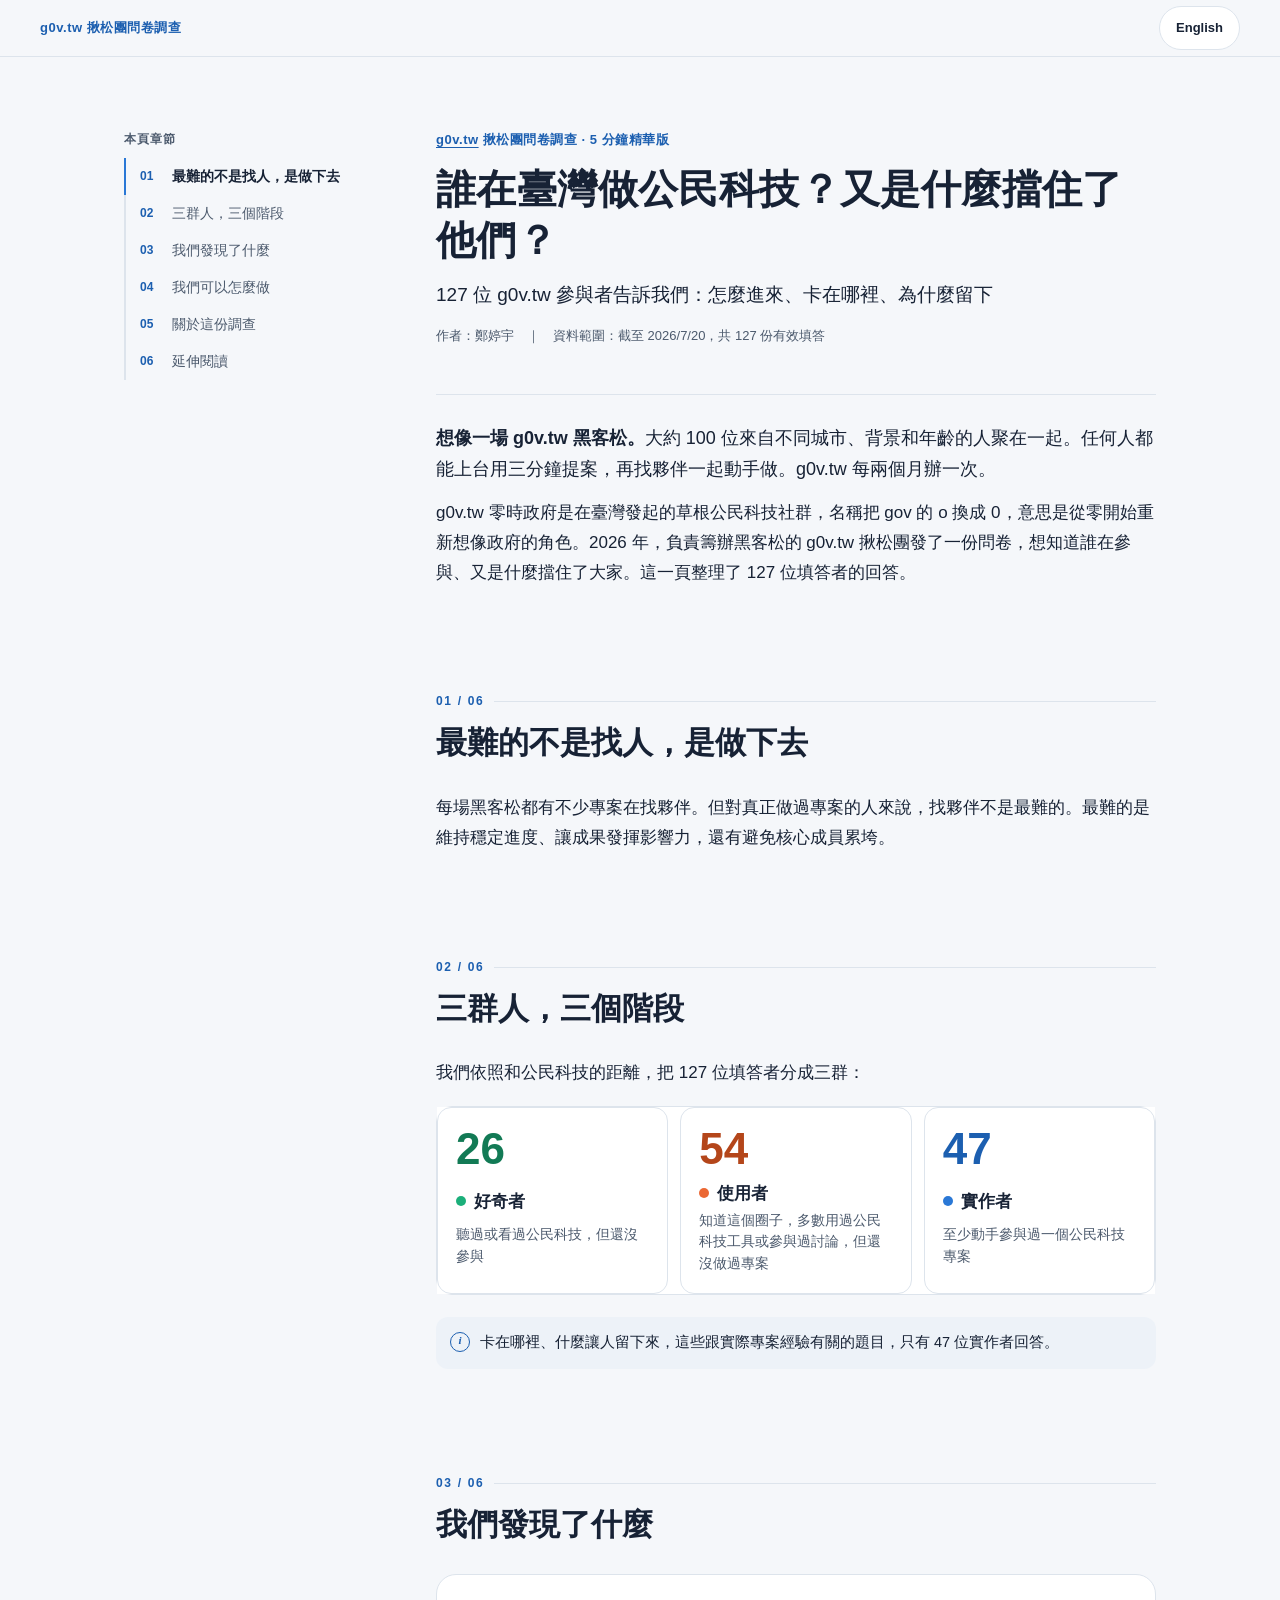
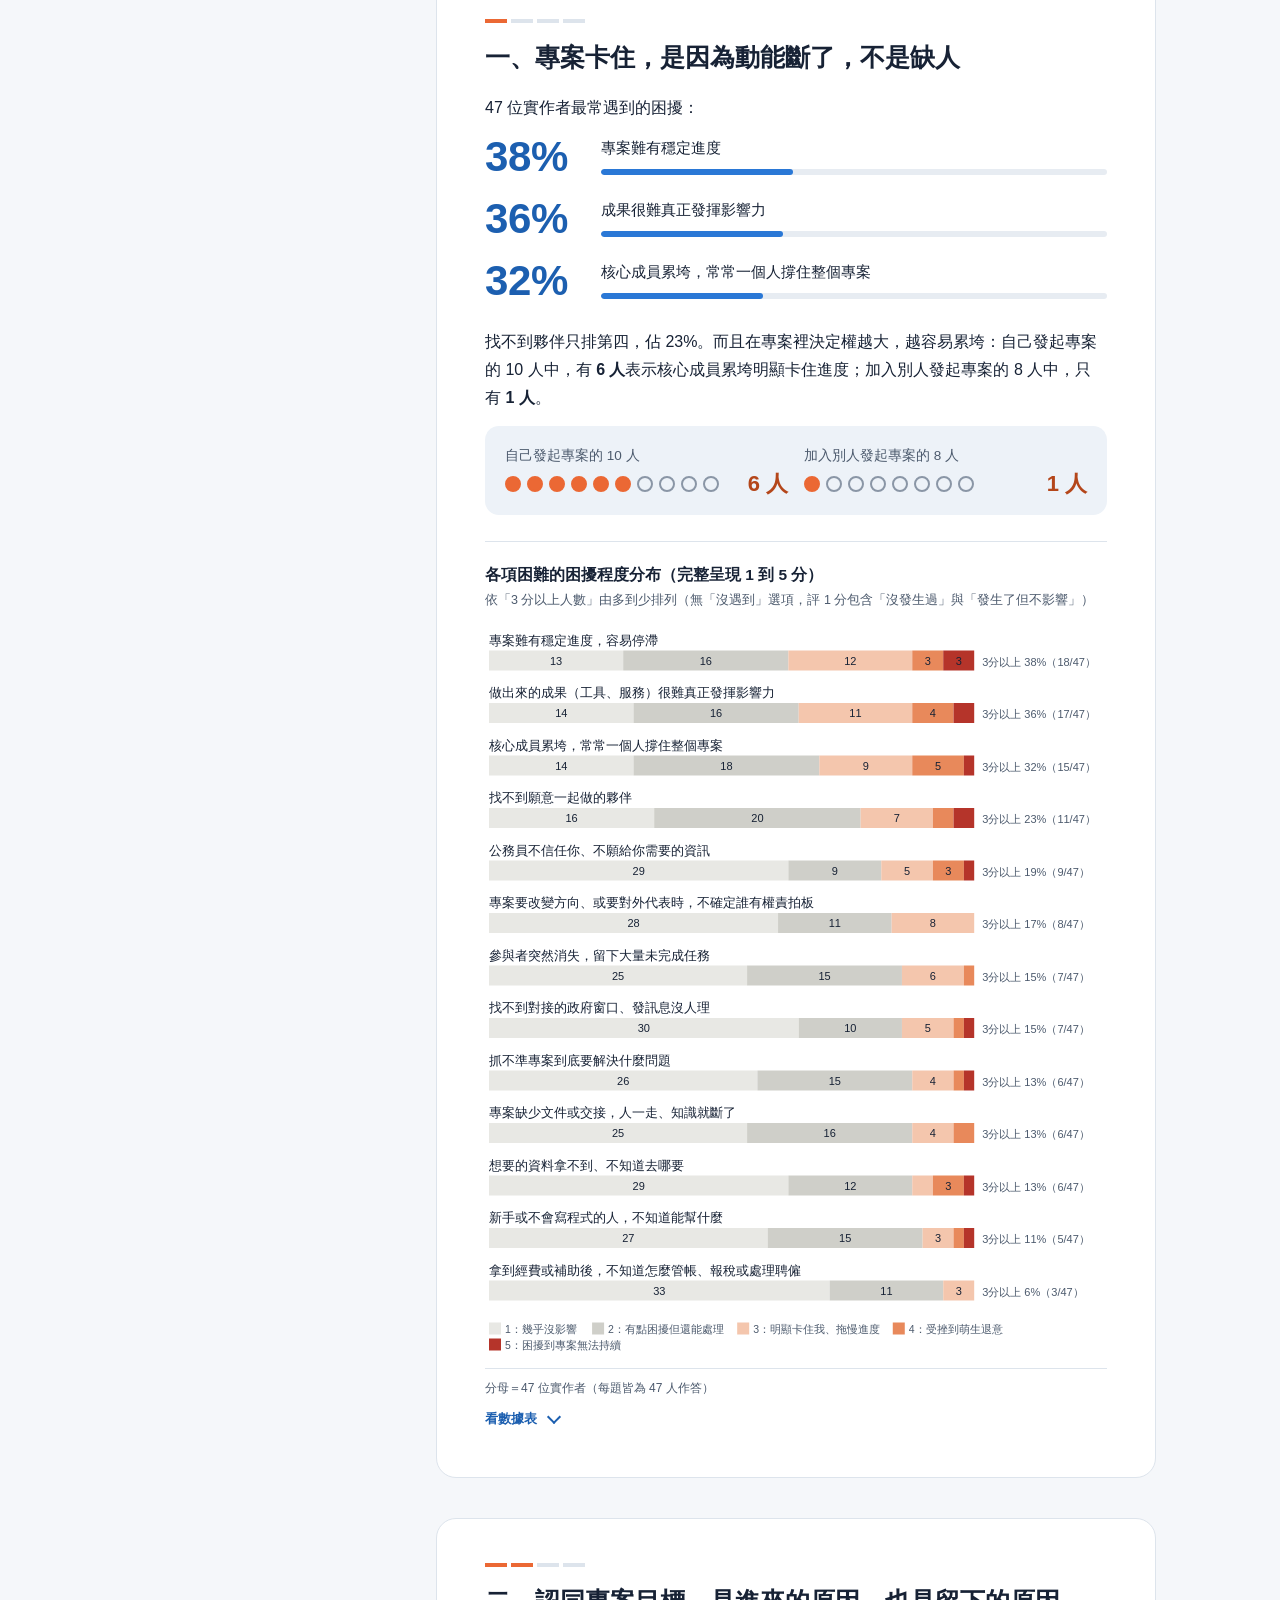
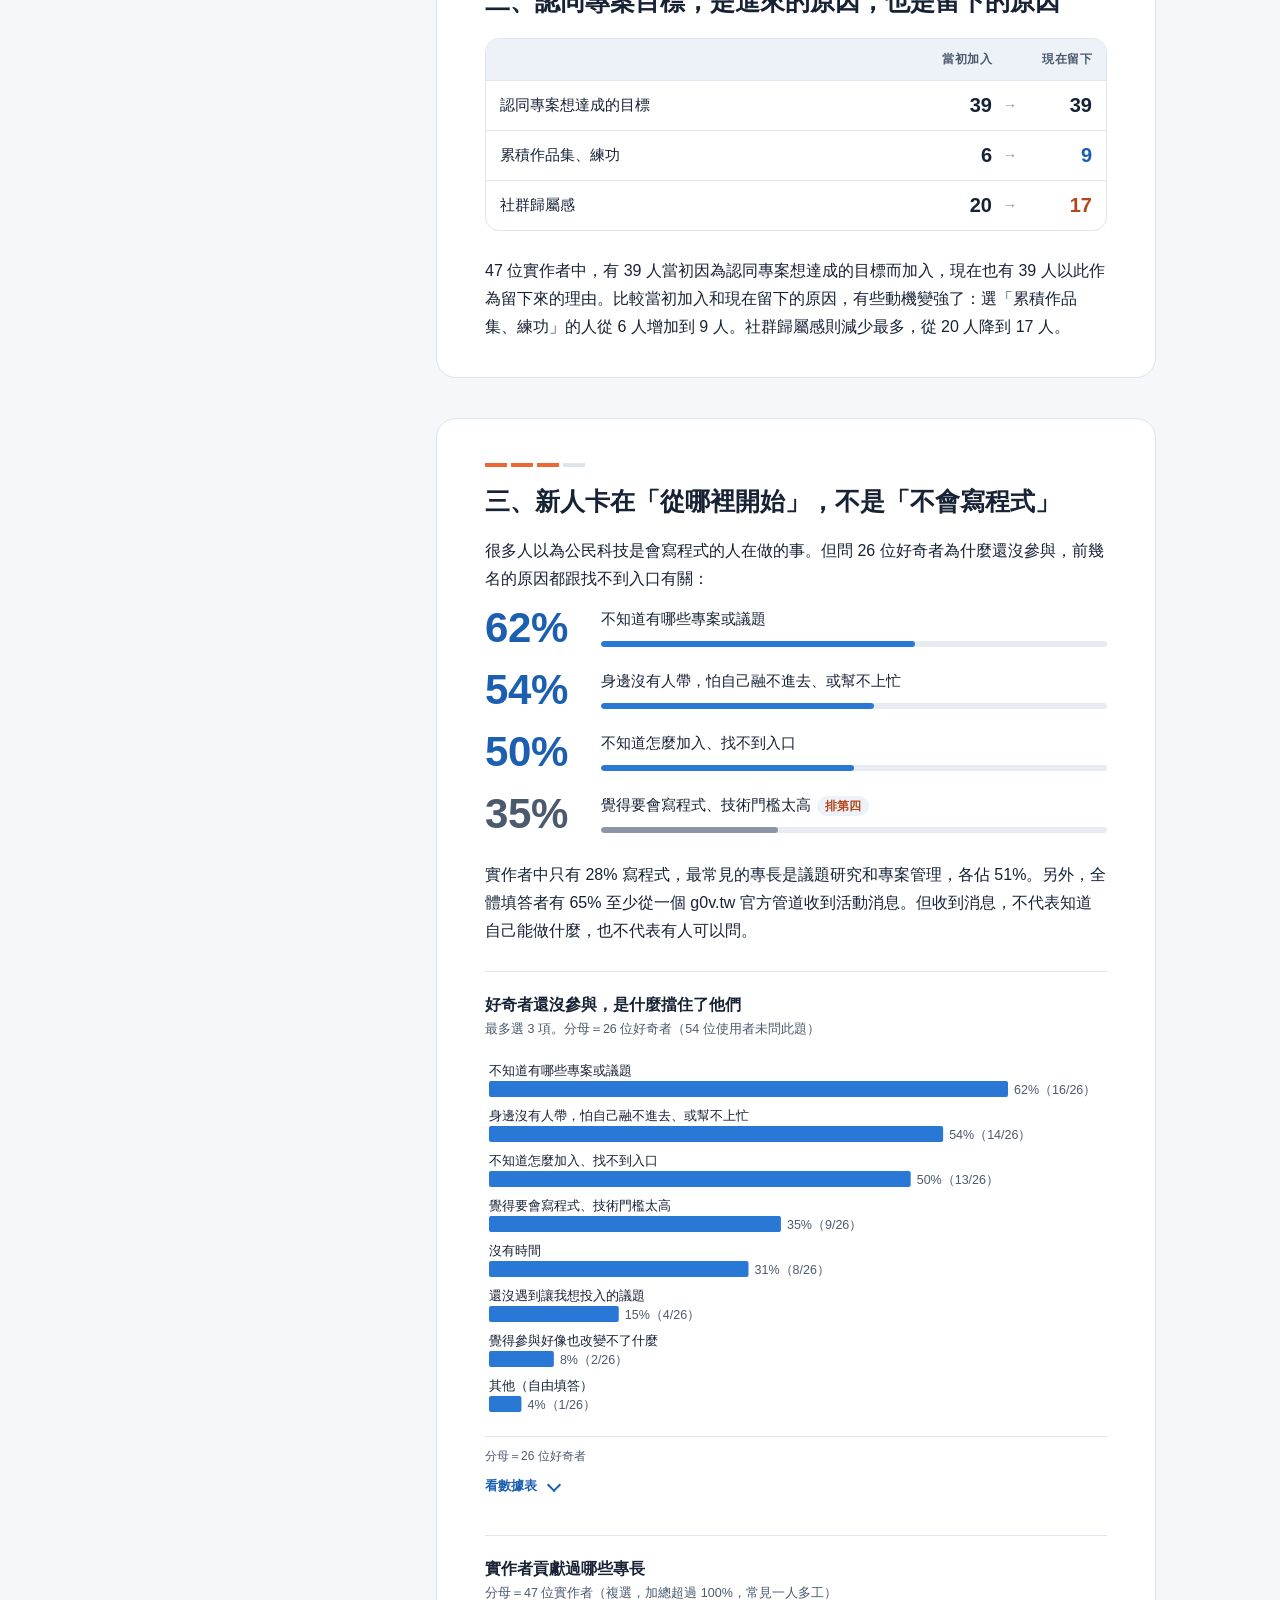
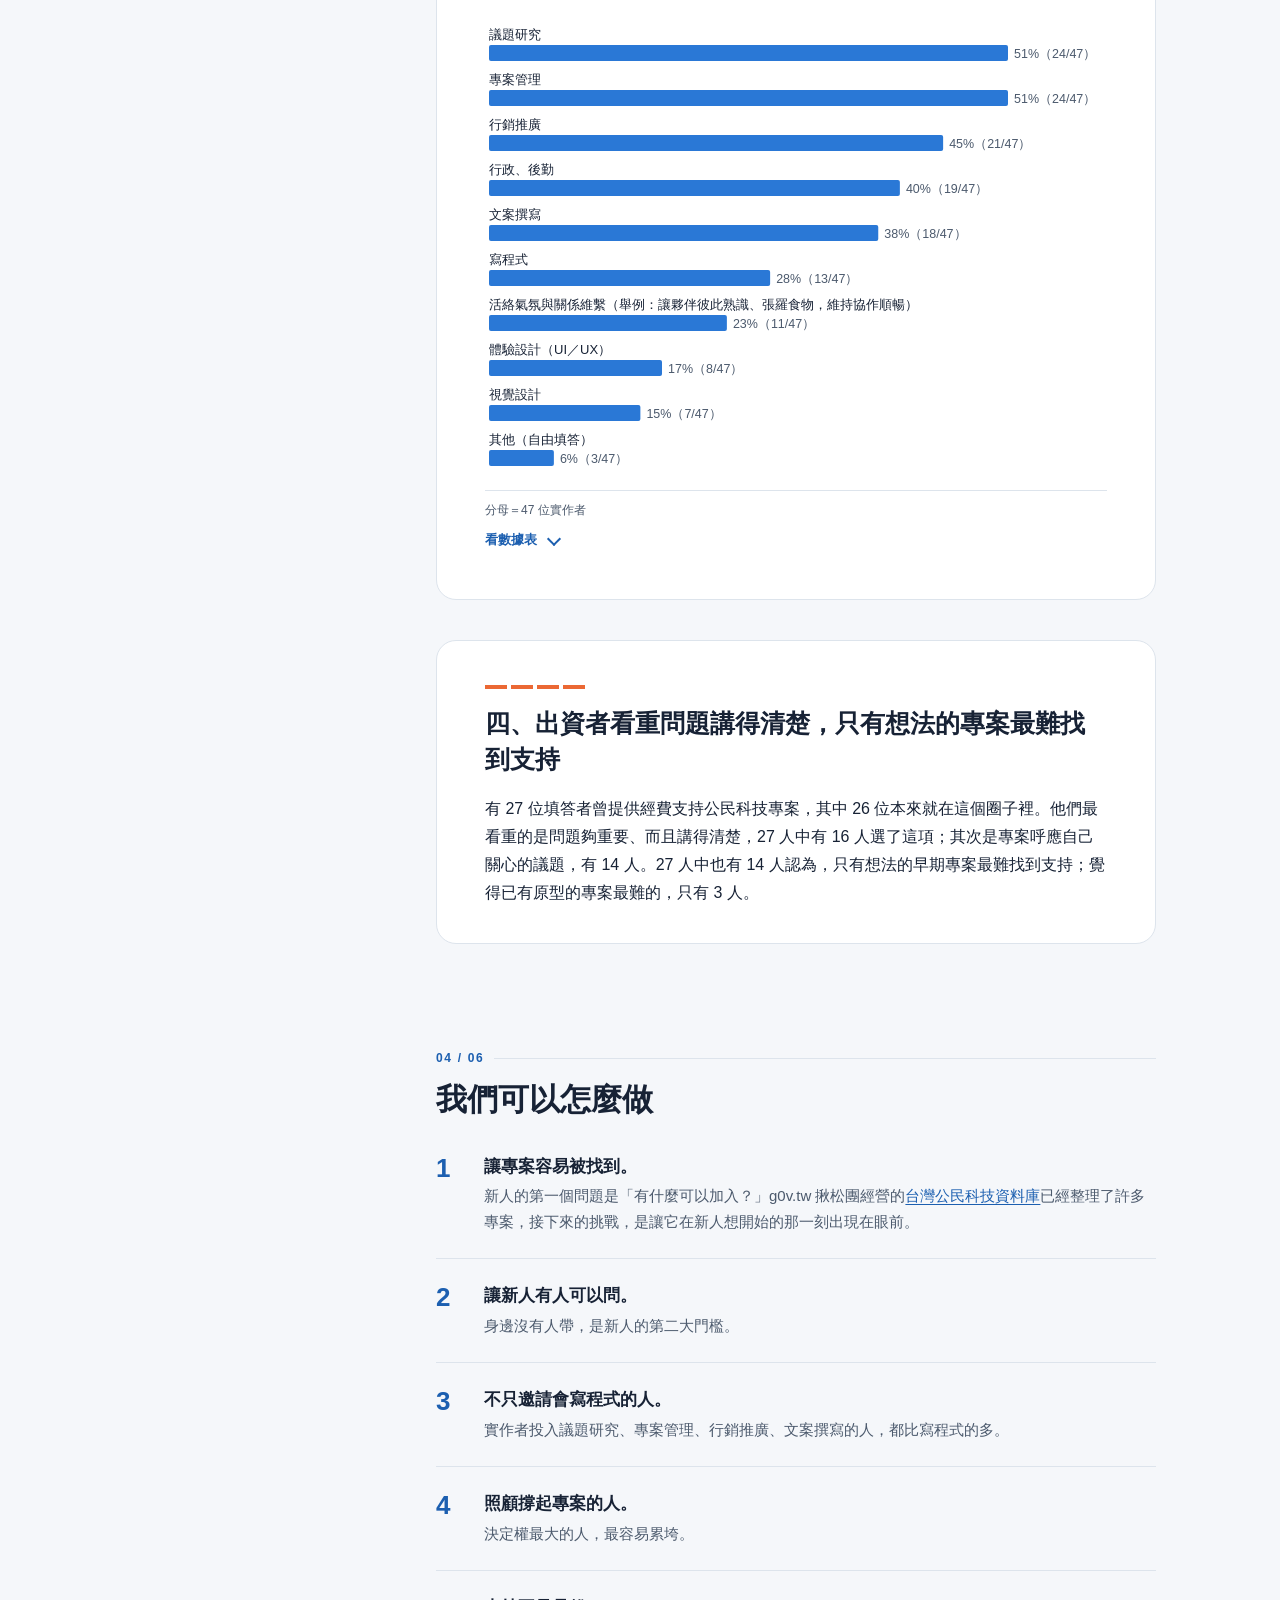
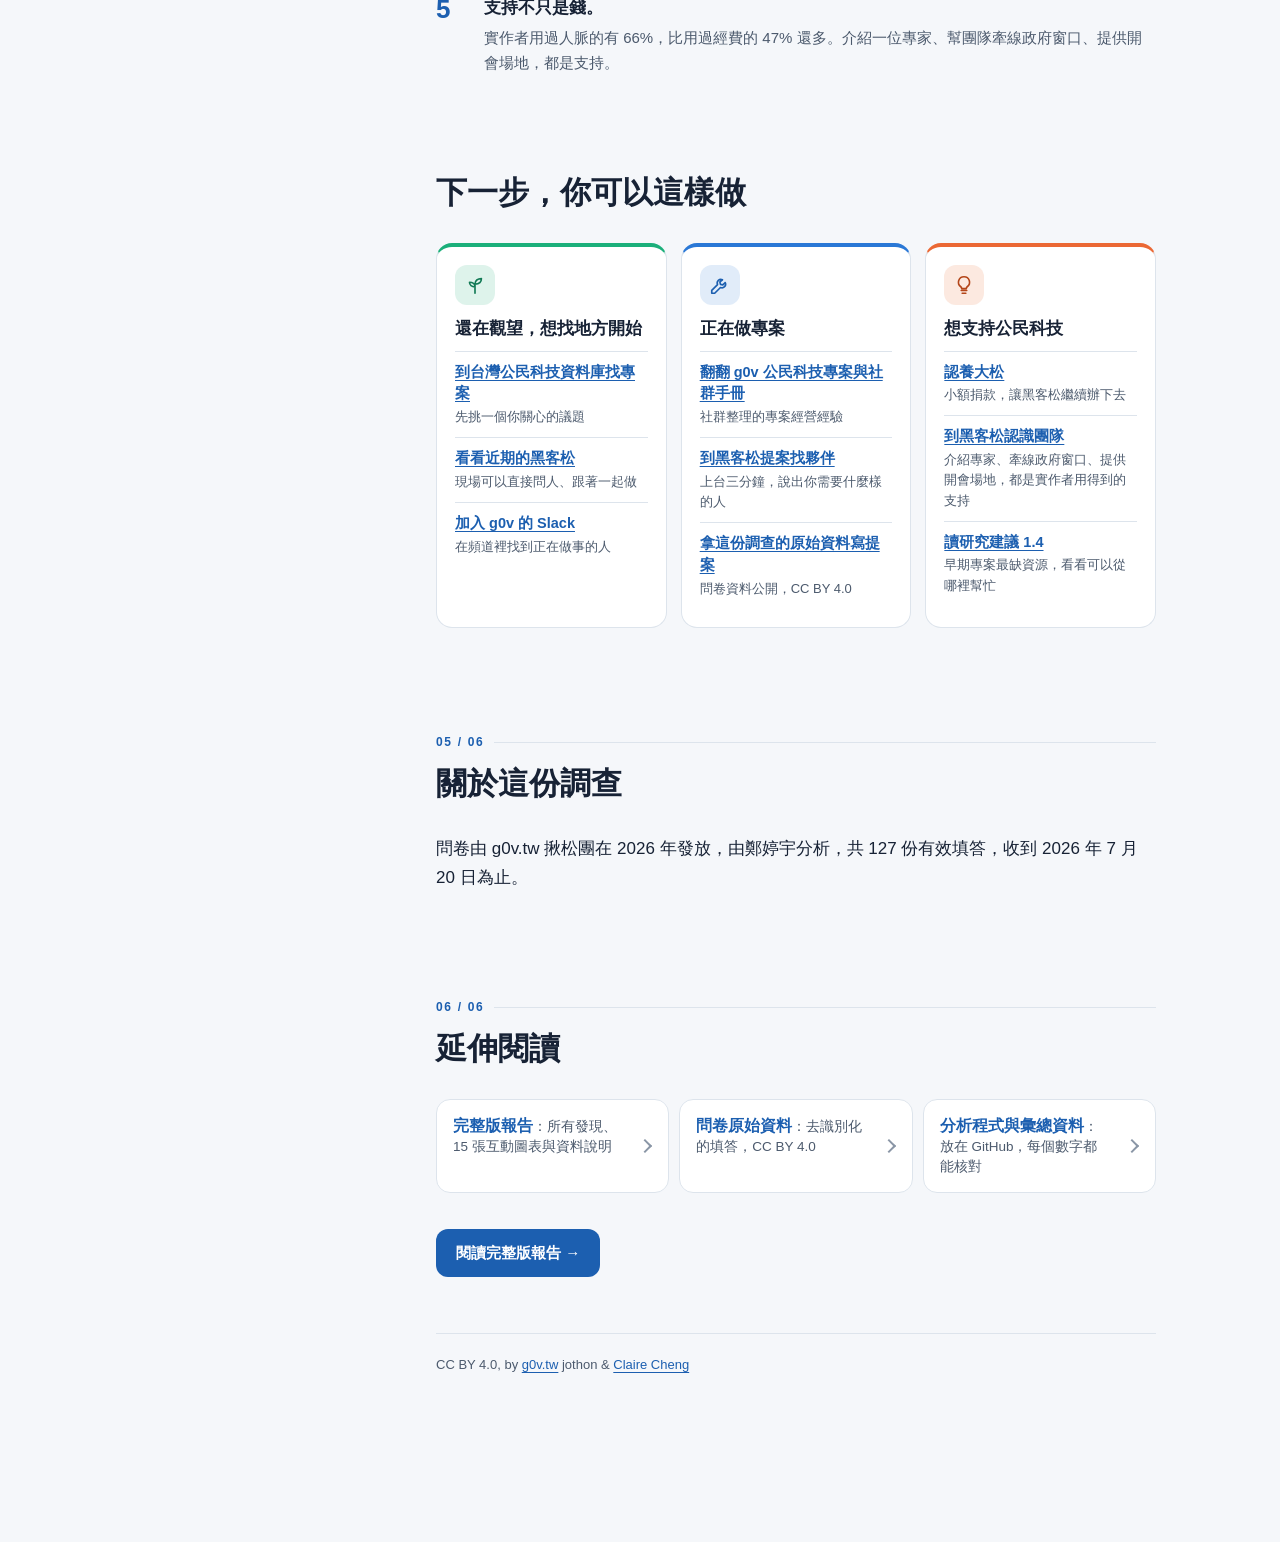
<file: docs/index.html>
<!doctype html>
<html lang="zh-Hant">
<meta charset="utf-8">
<title>誰在臺灣做公民科技？又是什麼擋住了他們？</title>
<meta name="viewport" content="width=device-width, initial-scale=1">
<meta name="description" content="127 位 g0v.tw 參與者告訴我們：怎麼進來、卡在哪裡、為什麼留下。臺灣公民科技調查的 5 分鐘精華版。">
<meta name="color-scheme" content="only light">
<link rel="stylesheet" href="css/style.css">
<link rel="canonical" href="https://report.claire-cheng.com/">
<link rel="alternate" hreflang="zh-Hant" href="https://report.claire-cheng.com/">
<link rel="alternate" hreflang="en" href="https://report.claire-cheng.com/en/">

<a class="skip-link" href="#main">跳到主要內容</a>

<header class="topbar">
  <a class="brand" href="#top">g0v.tw 揪松團問卷調查</a>
  <a class="lang-toggle" href="en/" hreflang="en" lang="en" title="Read in English">English</a>
</header>

<div class="layout">
  <main id="main">
    <div class="content summary-page">

      <header id="top" class="cover">
        <p class="cover-eyebrow"><a href="https://g0v.tw/" target="_blank" rel="noopener">g0v.tw</a> 揪松團問卷調查 · 5 分鐘精華版</p>
        <h1 class="report-title">誰在臺灣做公民科技？又是什麼擋住了他們？</h1>
        <p class="cover-hook">127 位 g0v.tw 參與者告訴我們：怎麼進來、卡在哪裡、為什麼留下</p>
        <p class="meta-line">作者：鄭婷宇　｜　資料範圍：截至 2026/7/20，共 127 份有效填答</p>
      </header>

<p><strong>想像一場 g0v.tw 黑客松。</strong>大約 100 位來自不同城市、背景和年齡的人聚在一起。任何人都能上台用三分鐘提案，再找夥伴一起動手做。g0v.tw 每兩個月辦一次。</p>
<p>g0v.tw 零時政府是在臺灣發起的草根公民科技社群，名稱把 gov 的 o 換成 0，意思是從零開始重新想像政府的角色。2026 年，負責籌辦黑客松的 g0v.tw 揪松團發了一份問卷，想知道誰在參與、又是什麼擋住了大家。這一頁整理了 127 位填答者的回答。</p>
<h2 id="sec-1">最難的不是找人，是做下去</h2>
<p>每場黑客松都有不少專案在找夥伴。但對真正做過專案的人來說，找夥伴不是最難的。最難的是維持穩定進度、讓成果發揮影響力，還有避免核心成員累垮。</p>
<h2 id="sec-2">三群人，三個階段</h2>
<p>我們依照和公民科技的距離，把 127 位填答者分成三群：</p>
<div class="table-wrap"><table><thead><tr><th>群組</th><th>人數</th><th>是誰</th></tr></thead><tbody><tr><td>好奇者</td><td>26</td><td>聽過或看過公民科技，但還沒參與</td></tr><tr><td>使用者</td><td>54</td><td>知道這個圈子，多數用過公民科技工具或參與過討論，但還沒做過專案</td></tr><tr><td>實作者</td><td>47</td><td>至少動手參與過一個公民科技專案</td></tr></tbody></table></div>
<p>卡在哪裡、什麼讓人留下來，這些跟實際專案經驗有關的題目，只有 47 位實作者回答。</p>
<h2 id="sec-3">我們發現了什麼</h2>
<article class="finding">
<h3>一、專案卡住，是因為動能斷了，不是缺人</h3>
<p>47 位實作者最常遇到的困擾：</p>
<ul class="stats"><li class="stat"><span class="stat-num">38%</span><span class="stat-label">專案難有穩定進度</span><span class="bar" aria-hidden="true"><b style="width:38%"></b></span></li><li class="stat"><span class="stat-num">36%</span><span class="stat-label">成果很難真正發揮影響力</span><span class="bar" aria-hidden="true"><b style="width:36%"></b></span></li><li class="stat"><span class="stat-num">32%</span><span class="stat-label">核心成員累垮，常常一個人撐住整個專案</span><span class="bar" aria-hidden="true"><b style="width:32%"></b></span></li></ul>
<p>找不到夥伴只排第四，佔 23%。而且在專案裡決定權越大，越容易累垮：自己發起專案的 10 人中，有 <strong>6 人</strong>表示核心成員累垮明顯卡住進度；加入別人發起專案的 8 人中，只有 <strong>1 人</strong>。</p>
<div class="dot-compare" aria-hidden="true"><div class="cmp"><span class="cmp-label">自己發起專案的 10 人</span><span class="dots"><i class="dot on"></i><i class="dot on"></i><i class="dot on"></i><i class="dot on"></i><i class="dot on"></i><i class="dot on"></i><i class="dot"></i><i class="dot"></i><i class="dot"></i><i class="dot"></i></span><span class="cmp-n">6 人</span></div><div class="cmp"><span class="cmp-label">加入別人發起專案的 8 人</span><span class="dots"><i class="dot on"></i><i class="dot"></i><i class="dot"></i><i class="dot"></i><i class="dot"></i><i class="dot"></i><i class="dot"></i><i class="dot"></i></span><span class="cmp-n">1 人</span></div></div>
<div class="chart-block" data-chart="fig05_trouble"></div>
</article>
<article class="finding">
<h3>二、認同專案目標，是進來的原因，也是留下的原因</h3>
<div class="shift" aria-hidden="true"><div class="shift-head"><span></span><span>當初加入</span><span></span><span>現在留下</span></div><div class="shift-row"><span>認同專案想達成的目標</span><span class="shift-n">39</span><span class="shift-arrow">→</span><span class="shift-n">39</span></div><div class="shift-row"><span>累積作品集、練功</span><span class="shift-n">6</span><span class="shift-arrow">→</span><span class="shift-n up">9</span></div><div class="shift-row"><span>社群歸屬感</span><span class="shift-n">20</span><span class="shift-arrow">→</span><span class="shift-n down">17</span></div></div>
<p>47 位實作者中，有 39 人當初因為認同專案想達成的目標而加入，現在也有 39 人以此作為留下來的理由。比較當初加入和現在留下的原因，有些動機變強了：選「累積作品集、練功」的人從 6 人增加到 9 人。社群歸屬感則減少最多，從 20 人降到 17 人。</p>
</article>
<article class="finding">
<h3>三、新人卡在「從哪裡開始」，不是「不會寫程式」</h3>
<p>很多人以為公民科技是會寫程式的人在做的事。但問 26 位好奇者為什麼還沒參與，前幾名的原因都跟找不到入口有關：</p>
<ul class="stats"><li class="stat"><span class="stat-num">62%</span><span class="stat-label">不知道有哪些專案或議題</span><span class="bar" aria-hidden="true"><b style="width:62%"></b></span></li><li class="stat"><span class="stat-num">54%</span><span class="stat-label">身邊沒有人帶，怕自己融不進去、或幫不上忙</span><span class="bar" aria-hidden="true"><b style="width:54%"></b></span></li><li class="stat"><span class="stat-num">50%</span><span class="stat-label">不知道怎麼加入、找不到入口</span><span class="bar" aria-hidden="true"><b style="width:50%"></b></span></li><li class="stat muted"><span class="stat-num">35%</span><span class="stat-label">覺得要會寫程式、技術門檻太高<span class="tag">排第四</span></span><span class="bar" aria-hidden="true"><b style="width:35%"></b></span></li></ul>
<p>實作者中只有 28% 寫程式，最常見的專長是議題研究和專案管理，各佔 51%。另外，全體填答者有 65% 至少從一個 g0v.tw 官方管道收到活動消息。但收到消息，不代表知道自己能做什麼，也不代表有人可以問。</p>
<div class="chart-block" data-chart="fig10_notjoin" data-fold="mobile"></div>
<div class="chart-block" data-chart="fig08_skills" data-fold="mobile"></div>
</article>
<article class="finding">
<h3>四、出資者看重問題講得清楚，只有想法的專案最難找到支持</h3>
<p>有 27 位填答者曾提供經費支持公民科技專案，其中 26 位本來就在這個圈子裡。他們最看重的是問題夠重要、而且講得清楚，27 人中有 16 人選了這項；其次是專案呼應自己關心的議題，有 14 人。27 人中也有 14 人認為，只有想法的早期專案最難找到支持；覺得已有原型的專案最難的，只有 3 人。</p>
</article>
<h2 id="sec-4">我們可以怎麼做</h2>
<ul class="actions"><li><strong>讓專案容易被找到。</strong> 新人的第一個問題是「有什麼可以加入？」g0v.tw 揪松團經營的<a href="https://civictech.tw/" target="_blank" rel="noopener">台灣公民科技資料庫</a>已經整理了許多專案，接下來的挑戰，是讓它在新人想開始的那一刻出現在眼前。</li><li><strong>讓新人有人可以問。</strong> 身邊沒有人帶，是新人的第二大門檻。</li><li><strong>不只邀請會寫程式的人。</strong> 實作者投入議題研究、專案管理、行銷推廣、文案撰寫的人，都比寫程式的多。</li><li><strong>照顧撐起專案的人。</strong> 決定權最大的人，最容易累垮。</li><li><strong>支持不只是錢。</strong> 實作者用過人脈的有 66%，比用過經費的 47% 還多。介紹一位專家、幫團隊牽線政府窗口、提供開會場地，都是支持。</li></ul>
      <section class="next-steps" id="next-steps">
        <h2>下一步，你可以這樣做</h2>
        <div class="next-steps-grid">
          <div class="next-step-card"><h3>還在觀望，想找地方開始</h3><ul><li><a href="https://civictech.tw/" target="_blank" rel="noopener">到台灣公民科技資料庫找專案</a><span class="step-why">先挑一個你關心的議題</span></li><li><a href="https://g0v.hackmd.io/@jothon/event_promote_rundown" target="_blank" rel="noopener">看看近期的黑客松</a><span class="step-why">現場可以直接問人、跟著一起做</span></li><li><a href="https://g0v.hackmd.io/@daisuke/ryjkbFyuS" target="_blank" rel="noopener">加入 g0v 的 Slack</a><span class="step-why">在頻道裡找到正在做事的人</span></li></ul></div>
          <div class="next-step-card"><h3>正在做專案</h3><ul><li><a href="https://g0v.hackmd.io/@jothon/ctpbook/" target="_blank" rel="noopener">翻翻 g0v 公民科技專案與社群手冊</a><span class="step-why">社群整理的專案經營經驗</span></li><li><a href="https://g0v.hackmd.io/@jothon/event_promote_rundown" target="_blank" rel="noopener">到黑客松提案找夥伴</a><span class="step-why">上台三分鐘，說出你需要什麼樣的人</span></li><li><a href="https://docs.google.com/spreadsheets/d/1Z7am3yalgPbQLureQS0tWTofSKrLJRAI4473pFLErag/edit?gid=780169479#gid=780169479" target="_blank" rel="noopener">拿這份調查的原始資料寫提案</a><span class="step-why">問卷資料公開，CC BY 4.0</span></li></ul></div>
          <div class="next-step-card"><h3>想支持公民科技</h3><ul><li><a href="https://ocf.neticrm.tw/civicrm/contribute/transact?reset=1&amp;id=30" target="_blank" rel="noopener">認養大松</a><span class="step-why">小額捐款，讓黑客松繼續辦下去</span></li><li><a href="https://g0v.hackmd.io/@jothon/event_promote_rundown" target="_blank" rel="noopener">到黑客松認識團隊</a><span class="step-why">介紹專家、牽線政府窗口、提供開會場地，都是實作者用得到的支持</span></li><li><a href="full/#rec-1-4">讀研究建議 1.4</a><span class="step-why">早期專案最缺資源，看看可以從哪裡幫忙</span></li></ul></div>
        </div>
      </section>
<h2 id="sec-5">關於這份調查</h2>
<p>問卷由 g0v.tw 揪松團在 2026 年發放，由鄭婷宇分析，共 127 份有效填答，收到 2026 年 7 月 20 日為止。</p>
<h2 id="sec-6">延伸閱讀</h2>
<ul class="reading"><li><strong><a href="full/" target="_blank" rel="noopener">完整版報告</a></strong>：所有發現、15 張互動圖表與資料說明</li><li><strong><a href="https://docs.google.com/spreadsheets/d/1Z7am3yalgPbQLureQS0tWTofSKrLJRAI4473pFLErag/edit?gid=780169479#gid=780169479" target="_blank" rel="noopener">問卷原始資料</a></strong>：去識別化的填答，CC BY 4.0</li><li><strong><a href="https://github.com/Legendream/Taiwan-civic-tech-research" target="_blank" rel="noopener">分析程式與彙總資料</a></strong>：放在 GitHub，每個數字都能核對</li></ul>

      <p class="cta-row"><a class="download-link" href="full/">閱讀完整版報告 →</a></p>

      <footer>
        <p>CC BY 4.0, by <a href="https://g0v.tw/" target="_blank" rel="noopener">g0v.tw</a> jothon &amp; <a href="https://claire-cheng.com/zh" target="_blank" rel="noopener">Claire Cheng</a></p>
      </footer>
    </div>
  </main>
</div>

<script>
  // 完整版原本放在網址根目錄；舊連結的章節錨點（例如 /#ch3）在首頁找不到時，轉到完整版的同一處
  (function () {
    function go() {
      var h = location.hash.slice(1);
      if (h && !document.getElementById(decodeURIComponent(h))) location.replace("full/" + location.hash);
    }
    go();
    window.addEventListener("hashchange", go);
  })();
</script>
<script src="data/figures.js"></script>
<script src="js/charts.js"></script>
<script src="js/app.js"></script>
</file>
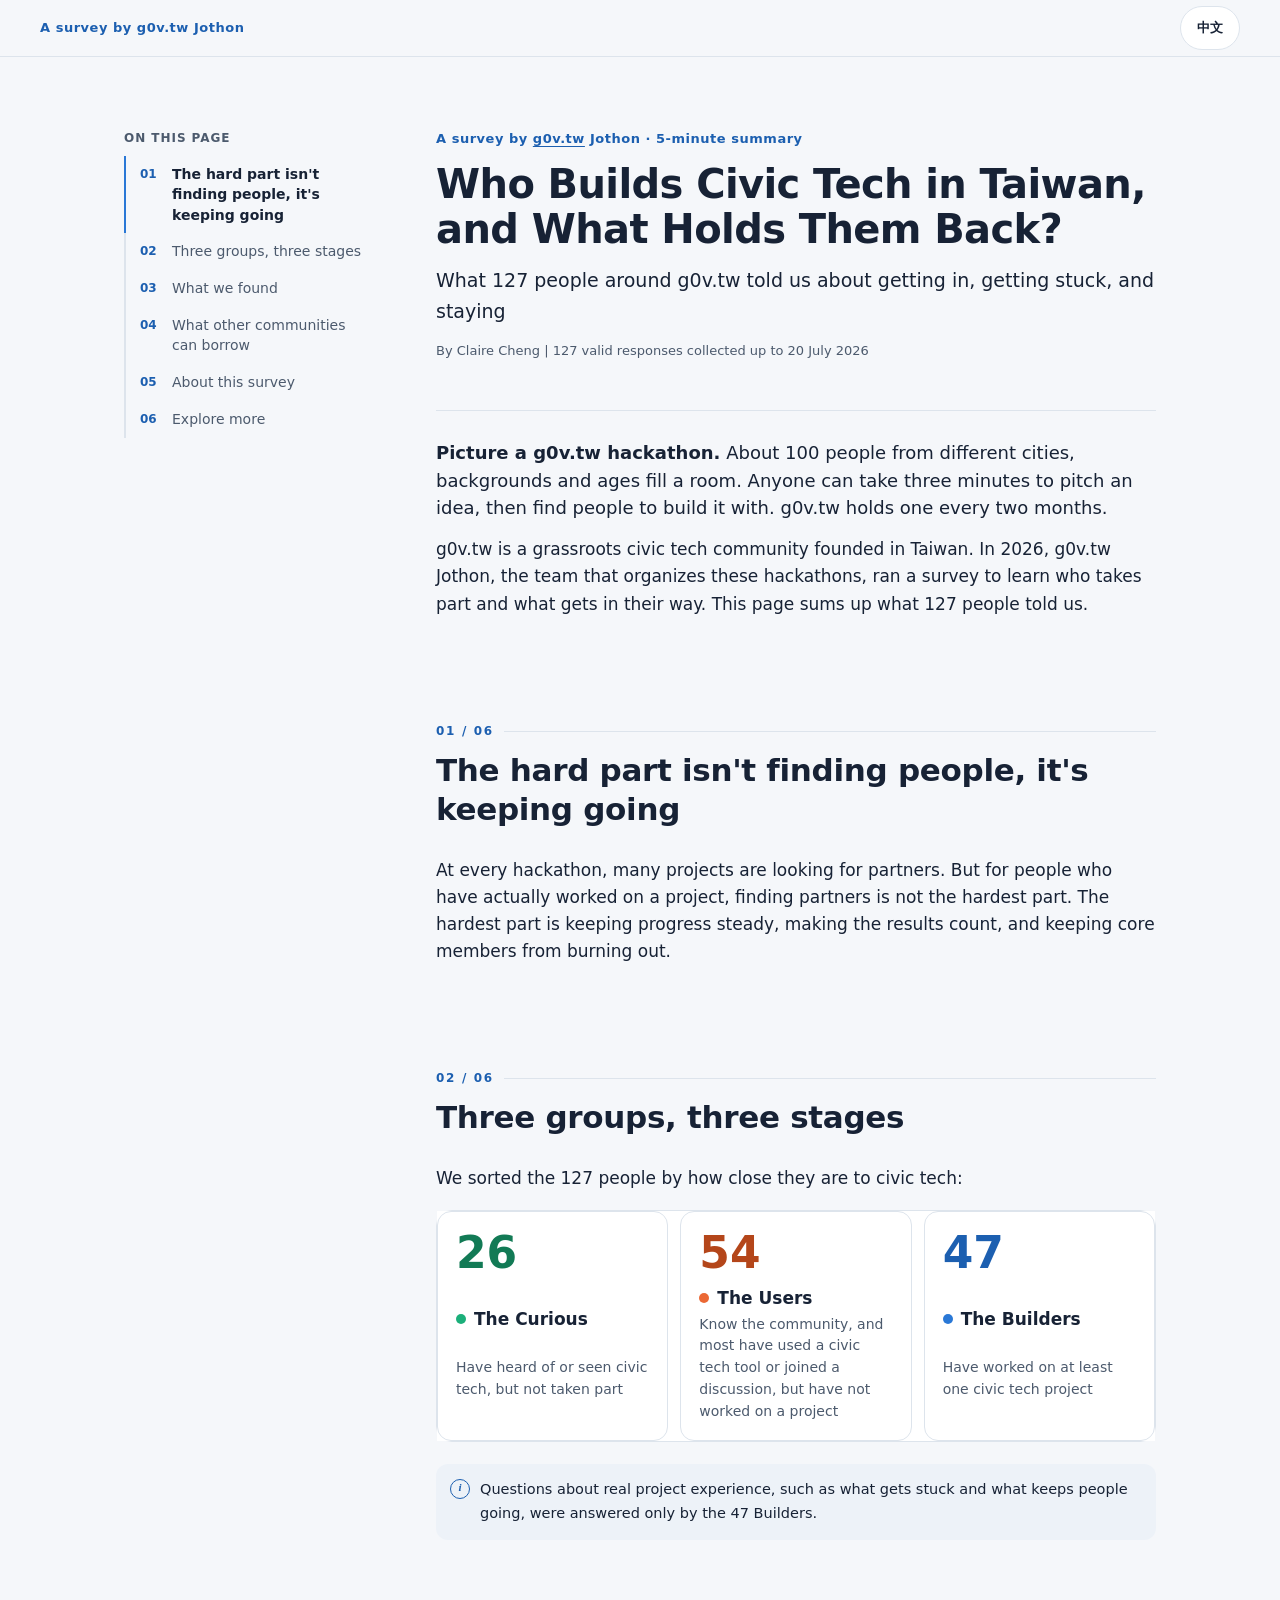
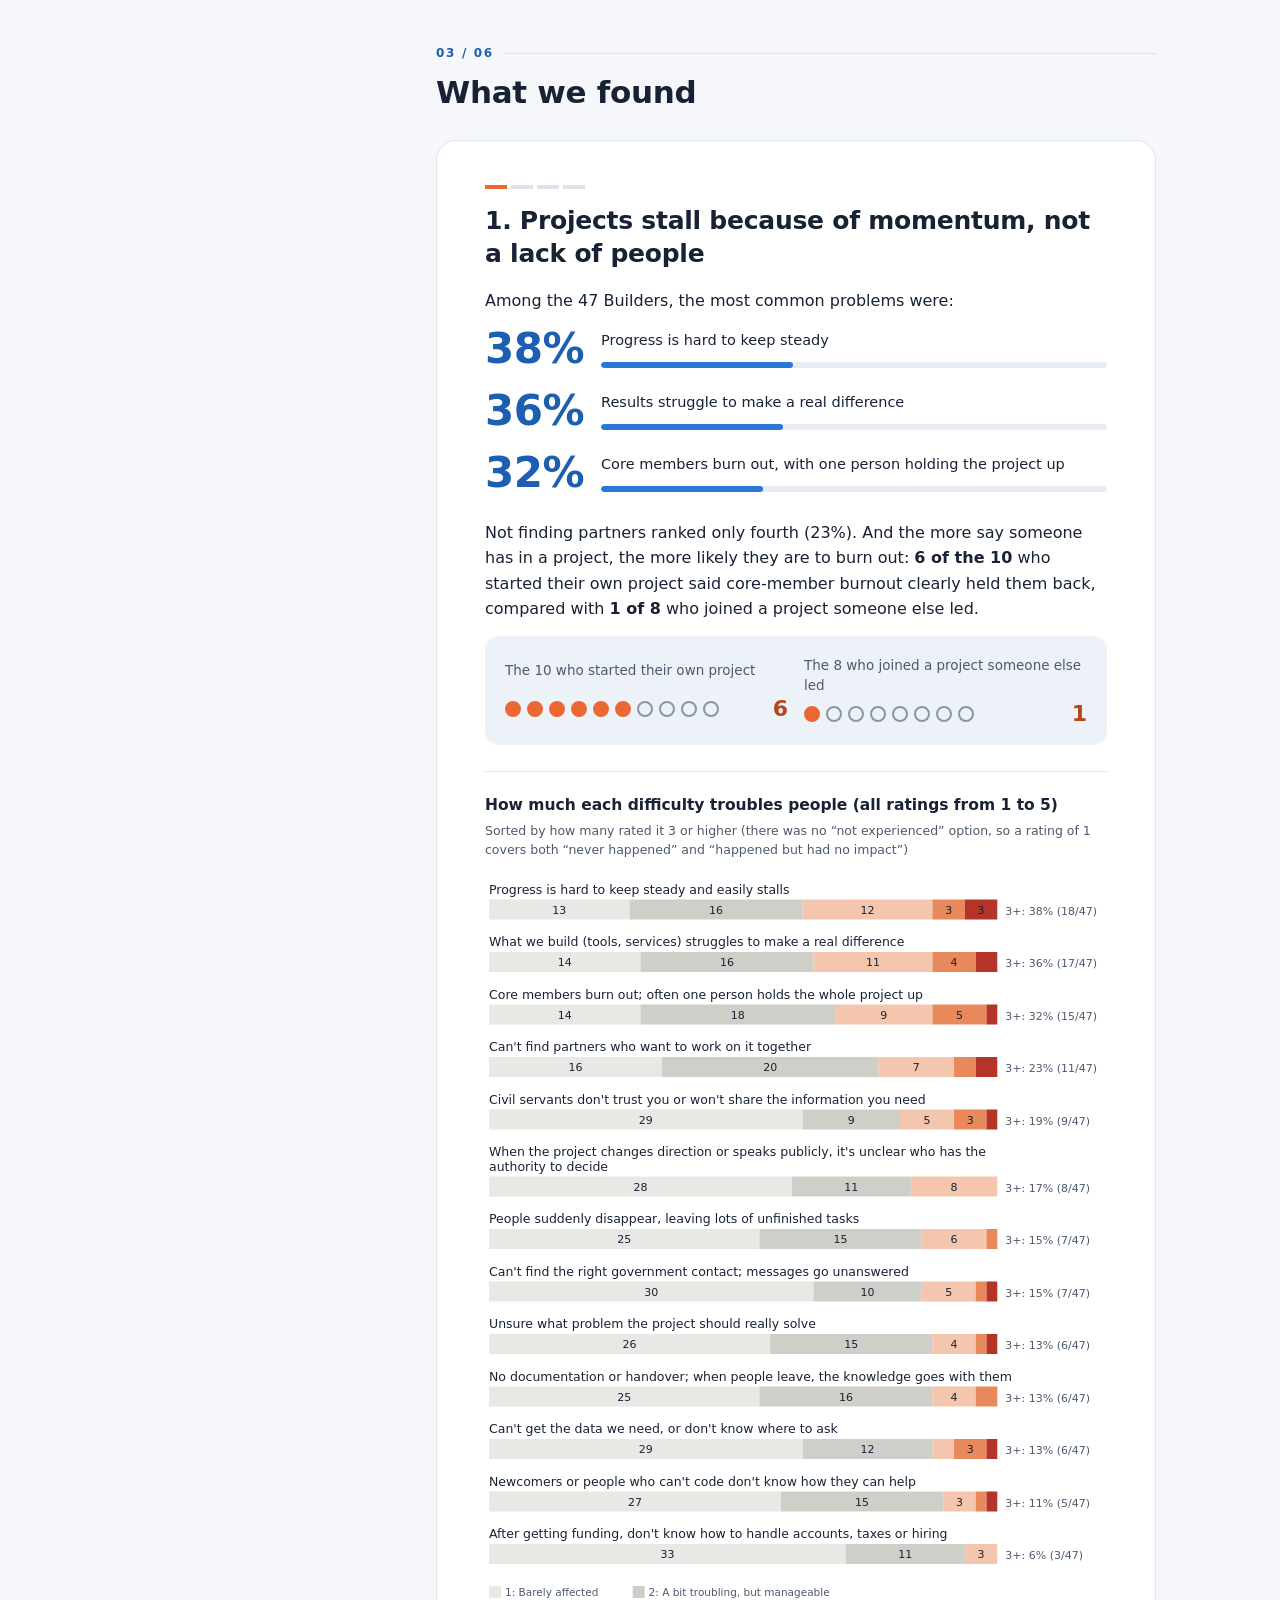
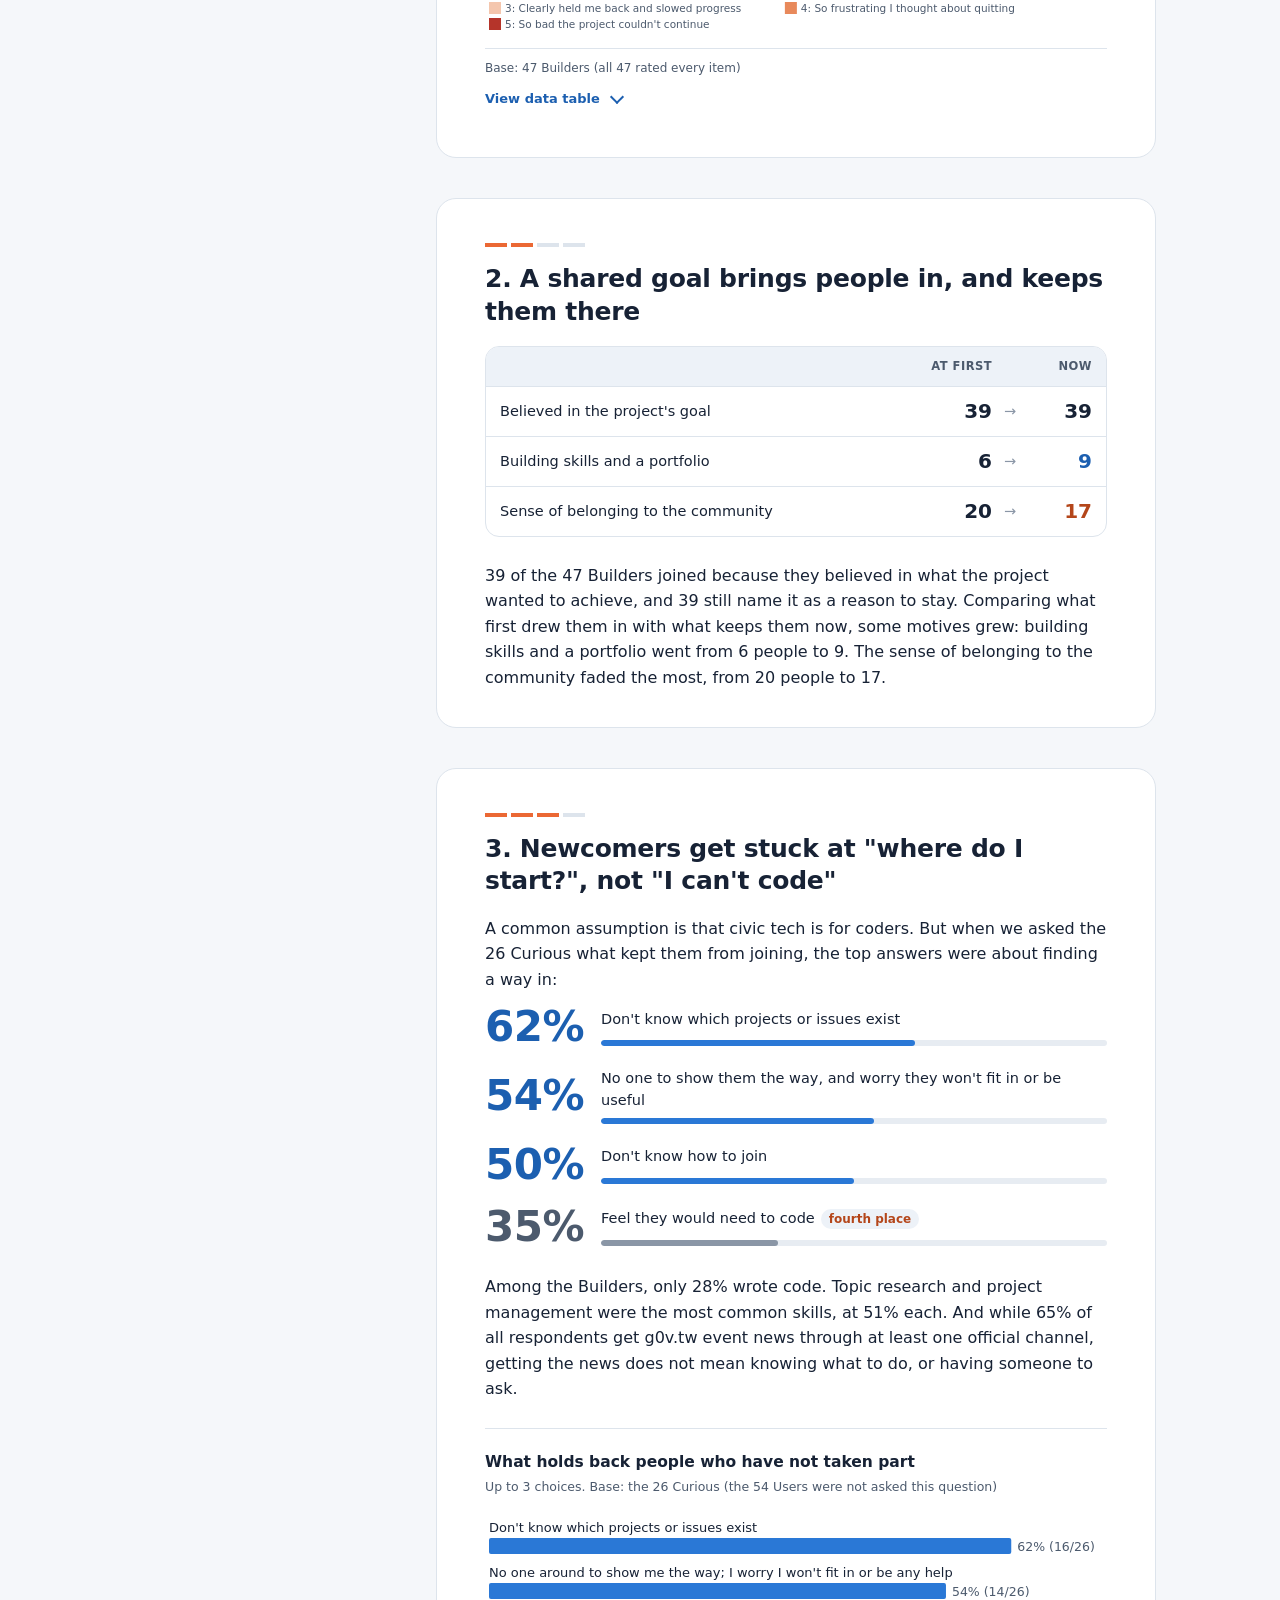
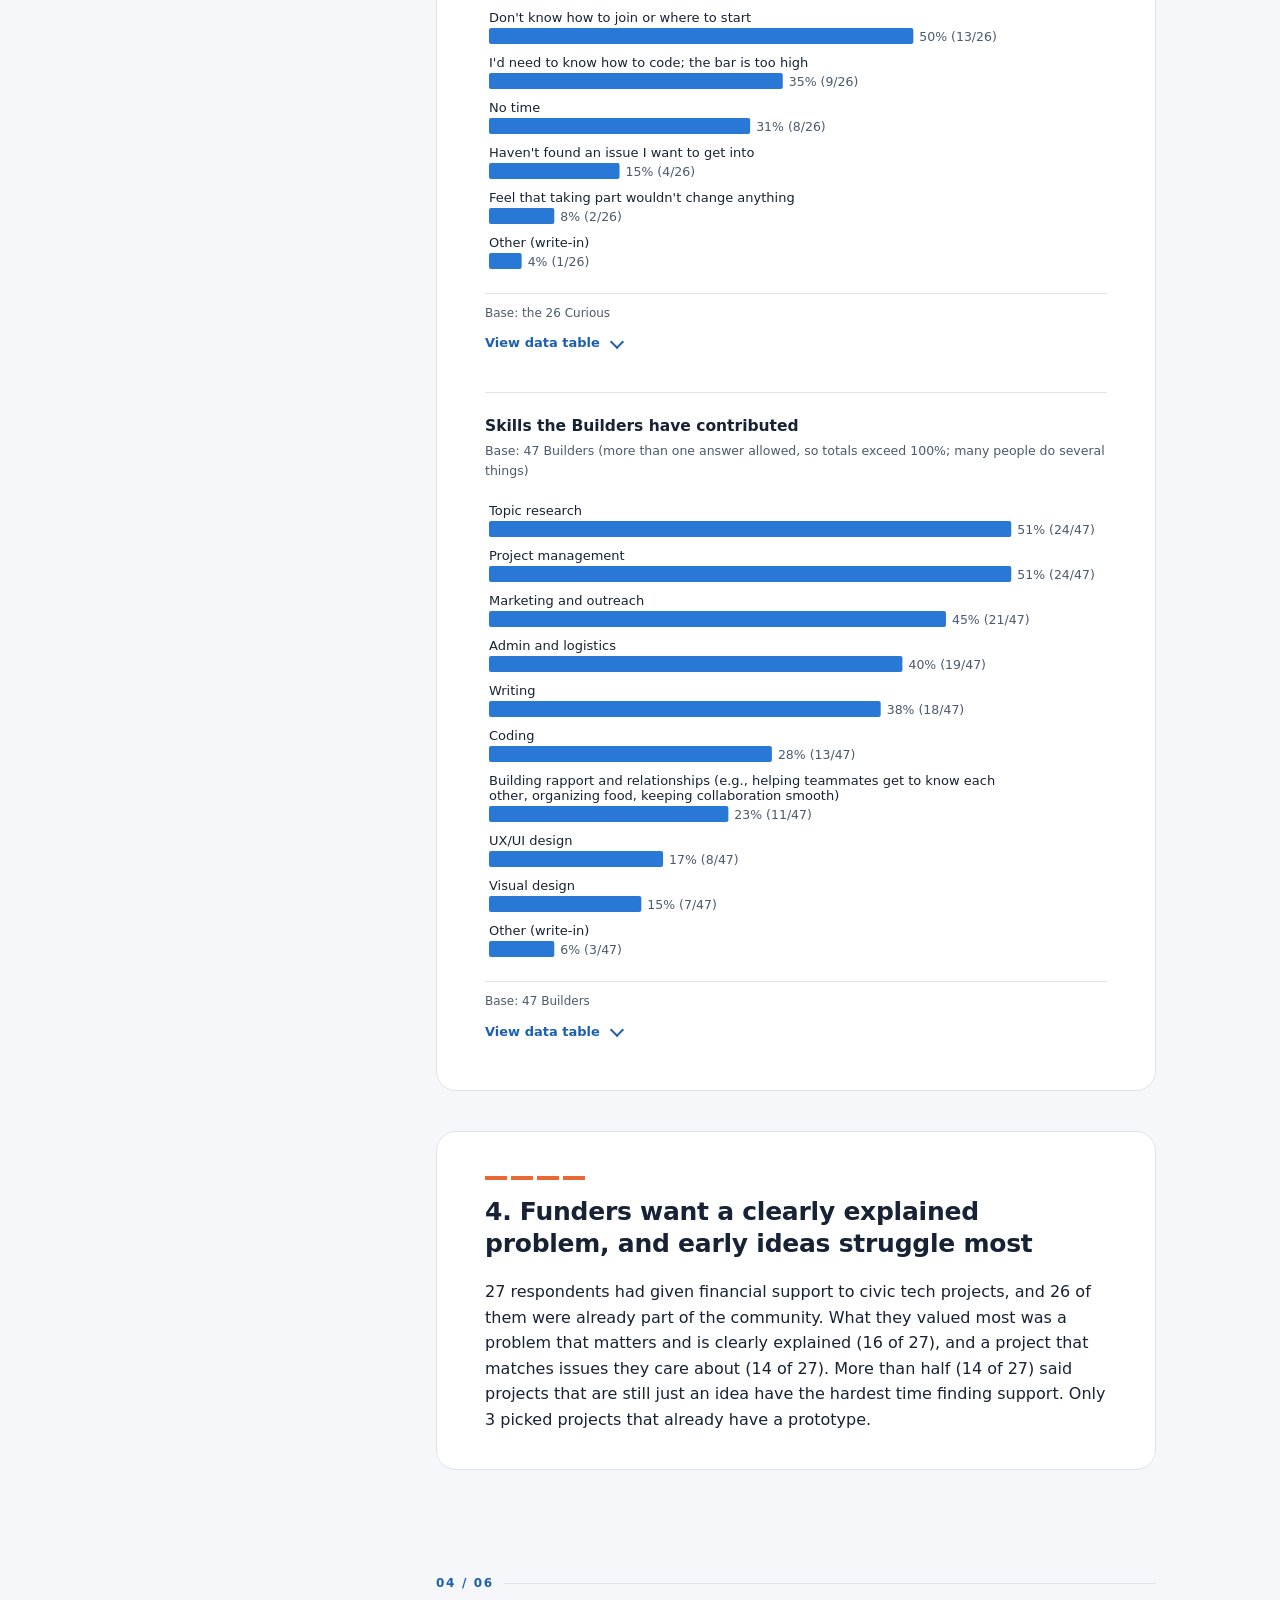
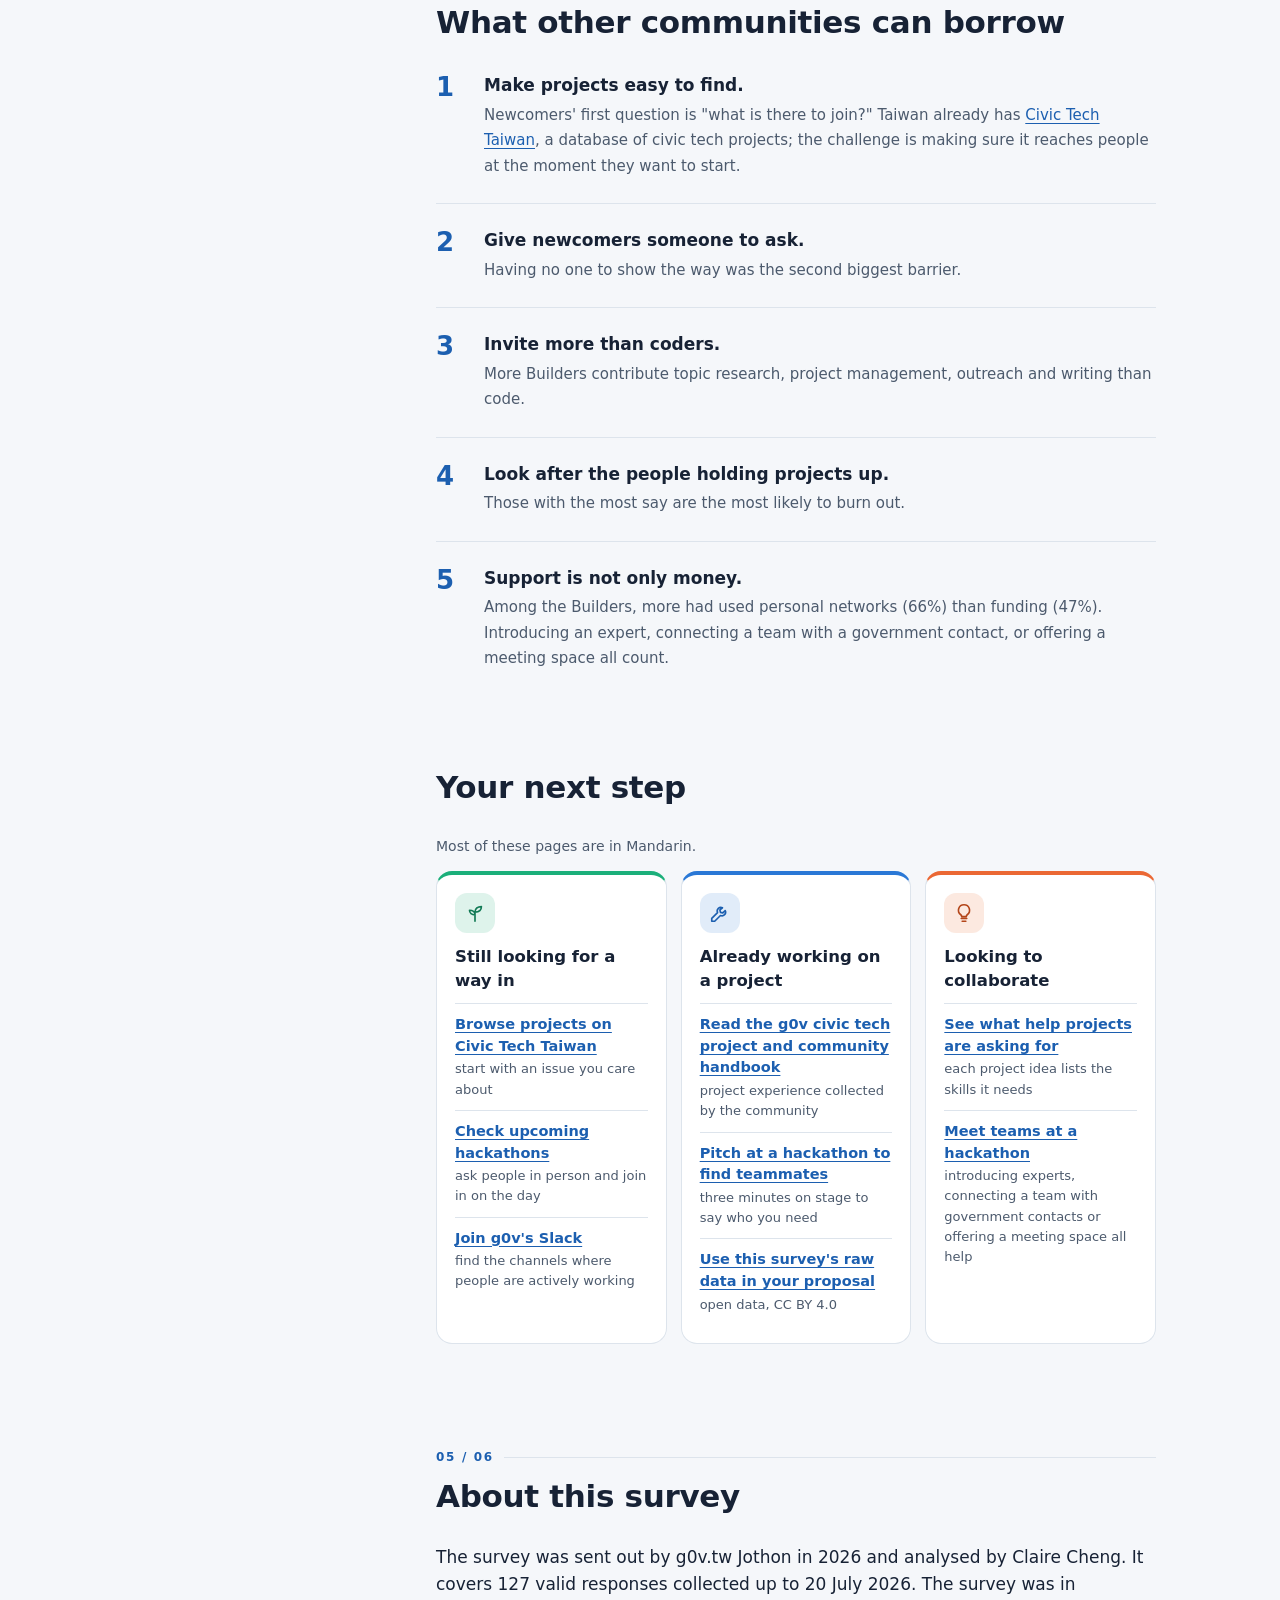
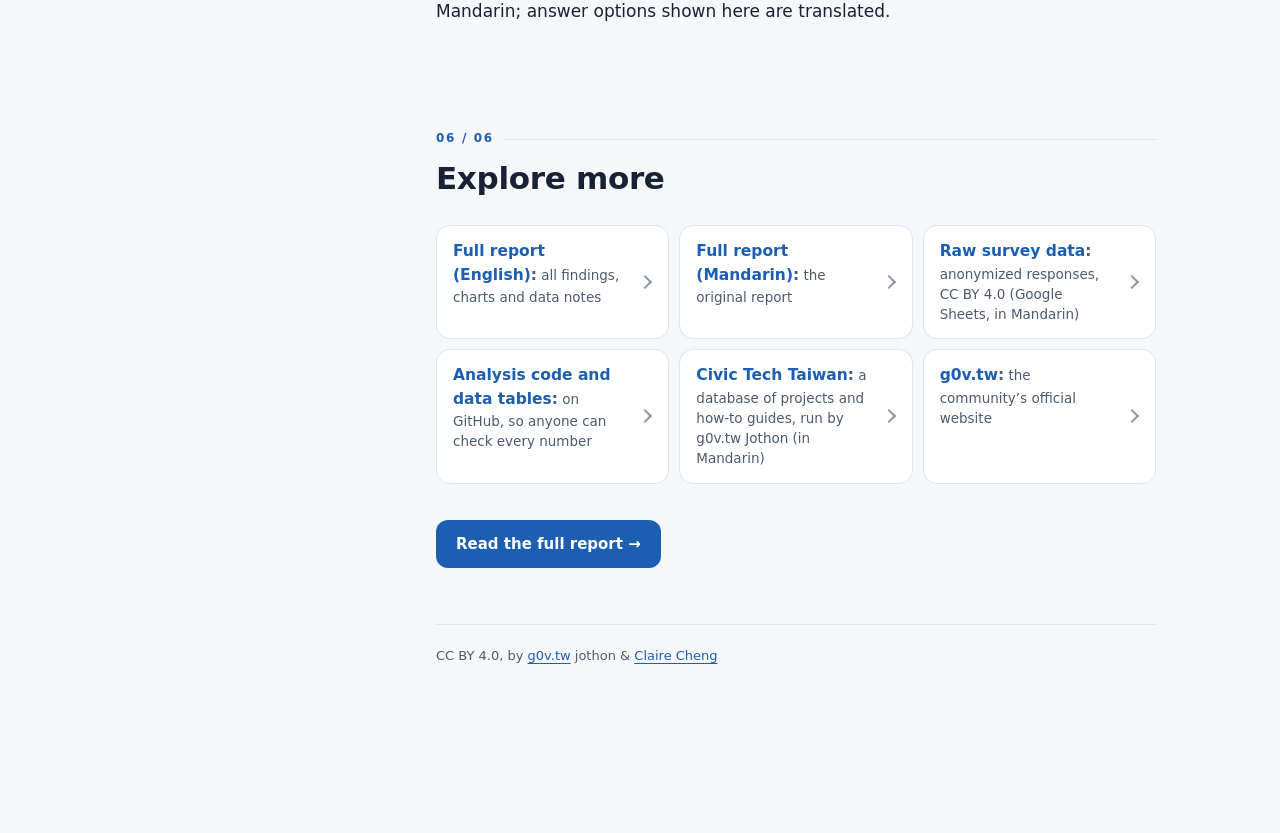
<file: docs/en/index.html>
<!doctype html>
<html lang="en">
<meta charset="utf-8">
<title>Who Builds Civic Tech in Taiwan, and What Holds Them Back?</title>
<meta name="viewport" content="width=device-width, initial-scale=1">
<meta name="description" content="What 127 people around g0v.tw, Taiwan&#x27;s grassroots civic tech community, told us about getting in, getting stuck, and staying. A 5-minute summary.">
<meta name="color-scheme" content="only light">
<link rel="stylesheet" href="../css/style.css">
<link rel="canonical" href="https://report.claire-cheng.com/en/">
<link rel="alternate" hreflang="zh-Hant" href="https://report.claire-cheng.com/">
<link rel="alternate" hreflang="en" href="https://report.claire-cheng.com/en/">

<a class="skip-link" href="#main">Skip to main content</a>

<header class="topbar">
  <a class="brand" href="#top">A survey by g0v.tw Jothon</a>
  <a class="lang-toggle" href="../" hreflang="zh-Hant" lang="zh-Hant" title="閱讀中文版">中文</a>
</header>

<div class="layout">
  <main id="main">
    <div class="content summary-page">

      <header id="top" class="cover">
        <p class="cover-eyebrow">A survey by <a href="https://g0v.tw/" target="_blank" rel="noopener">g0v.tw</a> Jothon · 5-minute summary</p>
        <h1 class="report-title">Who Builds Civic Tech in Taiwan, and What Holds Them Back?</h1>
        <p class="cover-hook">What 127 people around g0v.tw told us about getting in, getting stuck, and staying</p>
        <p class="meta-line">By Claire Cheng | 127 valid responses collected up to 20 July 2026</p>
      </header>

<p><strong>Picture a g0v.tw hackathon.</strong> About 100 people from different cities, backgrounds and ages fill a room. Anyone can take three minutes to pitch an idea, then find people to build it with. g0v.tw holds one every two months.</p>
<p>g0v.tw is a grassroots civic tech community founded in Taiwan. In 2026, g0v.tw Jothon, the team that organizes these hackathons, ran a survey to learn who takes part and what gets in their way. This page sums up what 127 people told us.</p>
<h2 id="the-hard-part-isn-t-finding-people-it-s-keeping-going">The hard part isn't finding people, it's keeping going</h2>
<p>At every hackathon, many projects are looking for partners. But for people who have actually worked on a project, finding partners is not the hardest part. The hardest part is keeping progress steady, making the results count, and keeping core members from burning out.</p>
<h2 id="three-groups-three-stages">Three groups, three stages</h2>
<p>We sorted the 127 people by how close they are to civic tech:</p>
<div class="table-wrap"><table><thead><tr><th>Group</th><th>People</th><th>Who they are</th></tr></thead><tbody><tr><td>The Curious</td><td>26</td><td>Have heard of or seen civic tech, but not taken part</td></tr><tr><td>The Users</td><td>54</td><td>Know the community, and most have used a civic tech tool or joined a discussion, but have not worked on a project</td></tr><tr><td>The Builders</td><td>47</td><td>Have worked on at least one civic tech project</td></tr></tbody></table></div>
<p>Questions about real project experience, such as what gets stuck and what keeps people going, were answered only by the 47 Builders.</p>
<h2 id="what-we-found">What we found</h2>
<article class="finding">
<h3>1. Projects stall because of momentum, not a lack of people</h3>
<p>Among the 47 Builders, the most common problems were:</p>
<ul class="stats"><li class="stat"><span class="stat-num">38%</span><span class="stat-label">Progress is hard to keep steady</span><span class="bar" aria-hidden="true"><b style="width:38%"></b></span></li><li class="stat"><span class="stat-num">36%</span><span class="stat-label">Results struggle to make a real difference</span><span class="bar" aria-hidden="true"><b style="width:36%"></b></span></li><li class="stat"><span class="stat-num">32%</span><span class="stat-label">Core members burn out, with one person holding the project up</span><span class="bar" aria-hidden="true"><b style="width:32%"></b></span></li></ul>
<p>Not finding partners ranked only fourth (23%). And the more say someone has in a project, the more likely they are to burn out: <strong>6 of the 10</strong> who started their own project said core-member burnout clearly held them back, compared with <strong>1 of 8</strong> who joined a project someone else led.</p>
<div class="dot-compare" aria-hidden="true"><div class="cmp"><span class="cmp-label">The 10 who started their own project</span><span class="dots"><i class="dot on"></i><i class="dot on"></i><i class="dot on"></i><i class="dot on"></i><i class="dot on"></i><i class="dot on"></i><i class="dot"></i><i class="dot"></i><i class="dot"></i><i class="dot"></i></span><span class="cmp-n">6</span></div><div class="cmp"><span class="cmp-label">The 8 who joined a project someone else led</span><span class="dots"><i class="dot on"></i><i class="dot"></i><i class="dot"></i><i class="dot"></i><i class="dot"></i><i class="dot"></i><i class="dot"></i><i class="dot"></i></span><span class="cmp-n">1</span></div></div>
<div class="chart-block" data-chart="fig05_trouble"></div>
</article>
<article class="finding">
<h3>2. A shared goal brings people in, and keeps them there</h3>
<div class="shift" aria-hidden="true"><div class="shift-head"><span></span><span>At first</span><span></span><span>Now</span></div><div class="shift-row"><span>Believed in the project's goal</span><span class="shift-n">39</span><span class="shift-arrow">→</span><span class="shift-n">39</span></div><div class="shift-row"><span>Building skills and a portfolio</span><span class="shift-n">6</span><span class="shift-arrow">→</span><span class="shift-n up">9</span></div><div class="shift-row"><span>Sense of belonging to the community</span><span class="shift-n">20</span><span class="shift-arrow">→</span><span class="shift-n down">17</span></div></div>
<p>39 of the 47 Builders joined because they believed in what the project wanted to achieve, and 39 still name it as a reason to stay. Comparing what first drew them in with what keeps them now, some motives grew: building skills and a portfolio went from 6 people to 9. The sense of belonging to the community faded the most, from 20 people to 17.</p>
</article>
<article class="finding">
<h3>3. Newcomers get stuck at "where do I start?", not "I can't code"</h3>
<p>A common assumption is that civic tech is for coders. But when we asked the 26 Curious what kept them from joining, the top answers were about finding a way in:</p>
<ul class="stats"><li class="stat"><span class="stat-num">62%</span><span class="stat-label">Don't know which projects or issues exist</span><span class="bar" aria-hidden="true"><b style="width:62%"></b></span></li><li class="stat"><span class="stat-num">54%</span><span class="stat-label">No one to show them the way, and worry they won't fit in or be useful</span><span class="bar" aria-hidden="true"><b style="width:54%"></b></span></li><li class="stat"><span class="stat-num">50%</span><span class="stat-label">Don't know how to join</span><span class="bar" aria-hidden="true"><b style="width:50%"></b></span></li><li class="stat muted"><span class="stat-num">35%</span><span class="stat-label">Feel they would need to code<span class="tag">fourth place</span></span><span class="bar" aria-hidden="true"><b style="width:35%"></b></span></li></ul>
<p>Among the Builders, only 28% wrote code. Topic research and project management were the most common skills, at 51% each. And while 65% of all respondents get g0v.tw event news through at least one official channel, getting the news does not mean knowing what to do, or having someone to ask.</p>
<div class="chart-block" data-chart="fig10_notjoin" data-fold="mobile"></div>
<div class="chart-block" data-chart="fig08_skills" data-fold="mobile"></div>
</article>
<article class="finding">
<h3>4. Funders want a clearly explained problem, and early ideas struggle most</h3>
<p>27 respondents had given financial support to civic tech projects, and 26 of them were already part of the community. What they valued most was a problem that matters and is clearly explained (16 of 27), and a project that matches issues they care about (14 of 27). More than half (14 of 27) said projects that are still just an idea have the hardest time finding support. Only 3 picked projects that already have a prototype.</p>
</article>
<h2 id="what-other-communities-can-borrow">What other communities can borrow</h2>
<ul class="actions"><li><strong>Make projects easy to find.</strong> Newcomers' first question is "what is there to join?" Taiwan already has <a href="https://civictech.tw/" target="_blank" rel="noopener">Civic Tech Taiwan</a>, a database of civic tech projects; the challenge is making sure it reaches people at the moment they want to start.</li><li><strong>Give newcomers someone to ask.</strong> Having no one to show the way was the second biggest barrier.</li><li><strong>Invite more than coders.</strong> More Builders contribute topic research, project management, outreach and writing than code.</li><li><strong>Look after the people holding projects up.</strong> Those with the most say are the most likely to burn out.</li><li><strong>Support is not only money.</strong> Among the Builders, more had used personal networks (66%) than funding (47%). Introducing an expert, connecting a team with a government contact, or offering a meeting space all count.</li></ul>
      <section class="next-steps" id="next-steps">
        <h2>Your next step</h2>
        <p>Most of these pages are in Mandarin.</p>
        <div class="next-steps-grid">
          <div class="next-step-card"><h3>Still looking for a way in</h3><ul><li><a href="https://civictech.tw/" target="_blank" rel="noopener">Browse projects on Civic Tech Taiwan</a><span class="step-why">start with an issue you care about</span></li><li><a href="https://g0v.hackmd.io/@jothon/event_promote_rundown" target="_blank" rel="noopener">Check upcoming hackathons</a><span class="step-why">ask people in person and join in on the day</span></li><li><a href="https://g0v.hackmd.io/@daisuke/ryjkbFyuS" target="_blank" rel="noopener">Join g0v&#x27;s Slack</a><span class="step-why">find the channels where people are actively working</span></li></ul></div>
          <div class="next-step-card"><h3>Already working on a project</h3><ul><li><a href="https://g0v.hackmd.io/@jothon/ctpbook/" target="_blank" rel="noopener">Read the g0v civic tech project and community handbook</a><span class="step-why">project experience collected by the community</span></li><li><a href="https://g0v.hackmd.io/@jothon/event_promote_rundown" target="_blank" rel="noopener">Pitch at a hackathon to find teammates</a><span class="step-why">three minutes on stage to say who you need</span></li><li><a href="https://docs.google.com/spreadsheets/d/1Z7am3yalgPbQLureQS0tWTofSKrLJRAI4473pFLErag/edit?gid=780169479#gid=780169479" target="_blank" rel="noopener">Use this survey&#x27;s raw data in your proposal</a><span class="step-why">open data, CC BY 4.0</span></li></ul></div>
          <div class="next-step-card"><h3>Looking to collaborate</h3><ul><li><a href="https://civictech.tw/#wish-pool" target="_blank" rel="noopener">See what help projects are asking for</a><span class="step-why">each project idea lists the skills it needs</span></li><li><a href="https://g0v.hackmd.io/@jothon/event_promote_rundown" target="_blank" rel="noopener">Meet teams at a hackathon</a><span class="step-why">introducing experts, connecting a team with government contacts or offering a meeting space all help</span></li></ul></div>
        </div>
      </section>
<h2 id="about-this-survey">About this survey</h2>
<p>The survey was sent out by g0v.tw Jothon in 2026 and analysed by Claire Cheng. It covers 127 valid responses collected up to 20 July 2026. The survey was in Mandarin; answer options shown here are translated.</p>
<h2 id="explore-more">Explore more</h2>
<ul class="reading"><li><strong><a href="full/" target="_blank" rel="noopener">Full report (English)</a>:</strong> all findings, charts and data notes</li><li><strong><a href="../full/" target="_blank" rel="noopener">Full report (Mandarin)</a>:</strong> the original report</li><li><strong><a href="https://docs.google.com/spreadsheets/d/1Z7am3yalgPbQLureQS0tWTofSKrLJRAI4473pFLErag/edit?gid=780169479#gid=780169479" target="_blank" rel="noopener">Raw survey data</a>:</strong> anonymized responses, CC BY 4.0 (Google Sheets, in Mandarin)</li><li><strong><a href="https://github.com/Legendream/Taiwan-civic-tech-research" target="_blank" rel="noopener">Analysis code and data tables</a>:</strong> on GitHub, so anyone can check every number</li><li><strong><a href="https://civictech.tw/" target="_blank" rel="noopener">Civic Tech Taiwan</a>:</strong> a database of projects and how-to guides, run by g0v.tw Jothon (in Mandarin)</li><li><strong><a href="https://g0v.tw/" target="_blank" rel="noopener">g0v.tw</a>:</strong> the community’s official website</li></ul>

      <p class="cta-row"><a class="download-link" href="full/">Read the full report →</a></p>

      <footer>
        <p>CC BY 4.0, by <a href="https://g0v.tw/" target="_blank" rel="noopener">g0v.tw</a> jothon &amp; <a href="https://claire-cheng.com/en" target="_blank" rel="noopener">Claire Cheng</a></p>
      </footer>
    </div>
  </main>
</div>

<script src="../js/i18n_en.js"></script>
<script src="../data/figures_en.js"></script>
<script src="../js/charts.js"></script>
<script src="../js/app.js"></script>
</file>
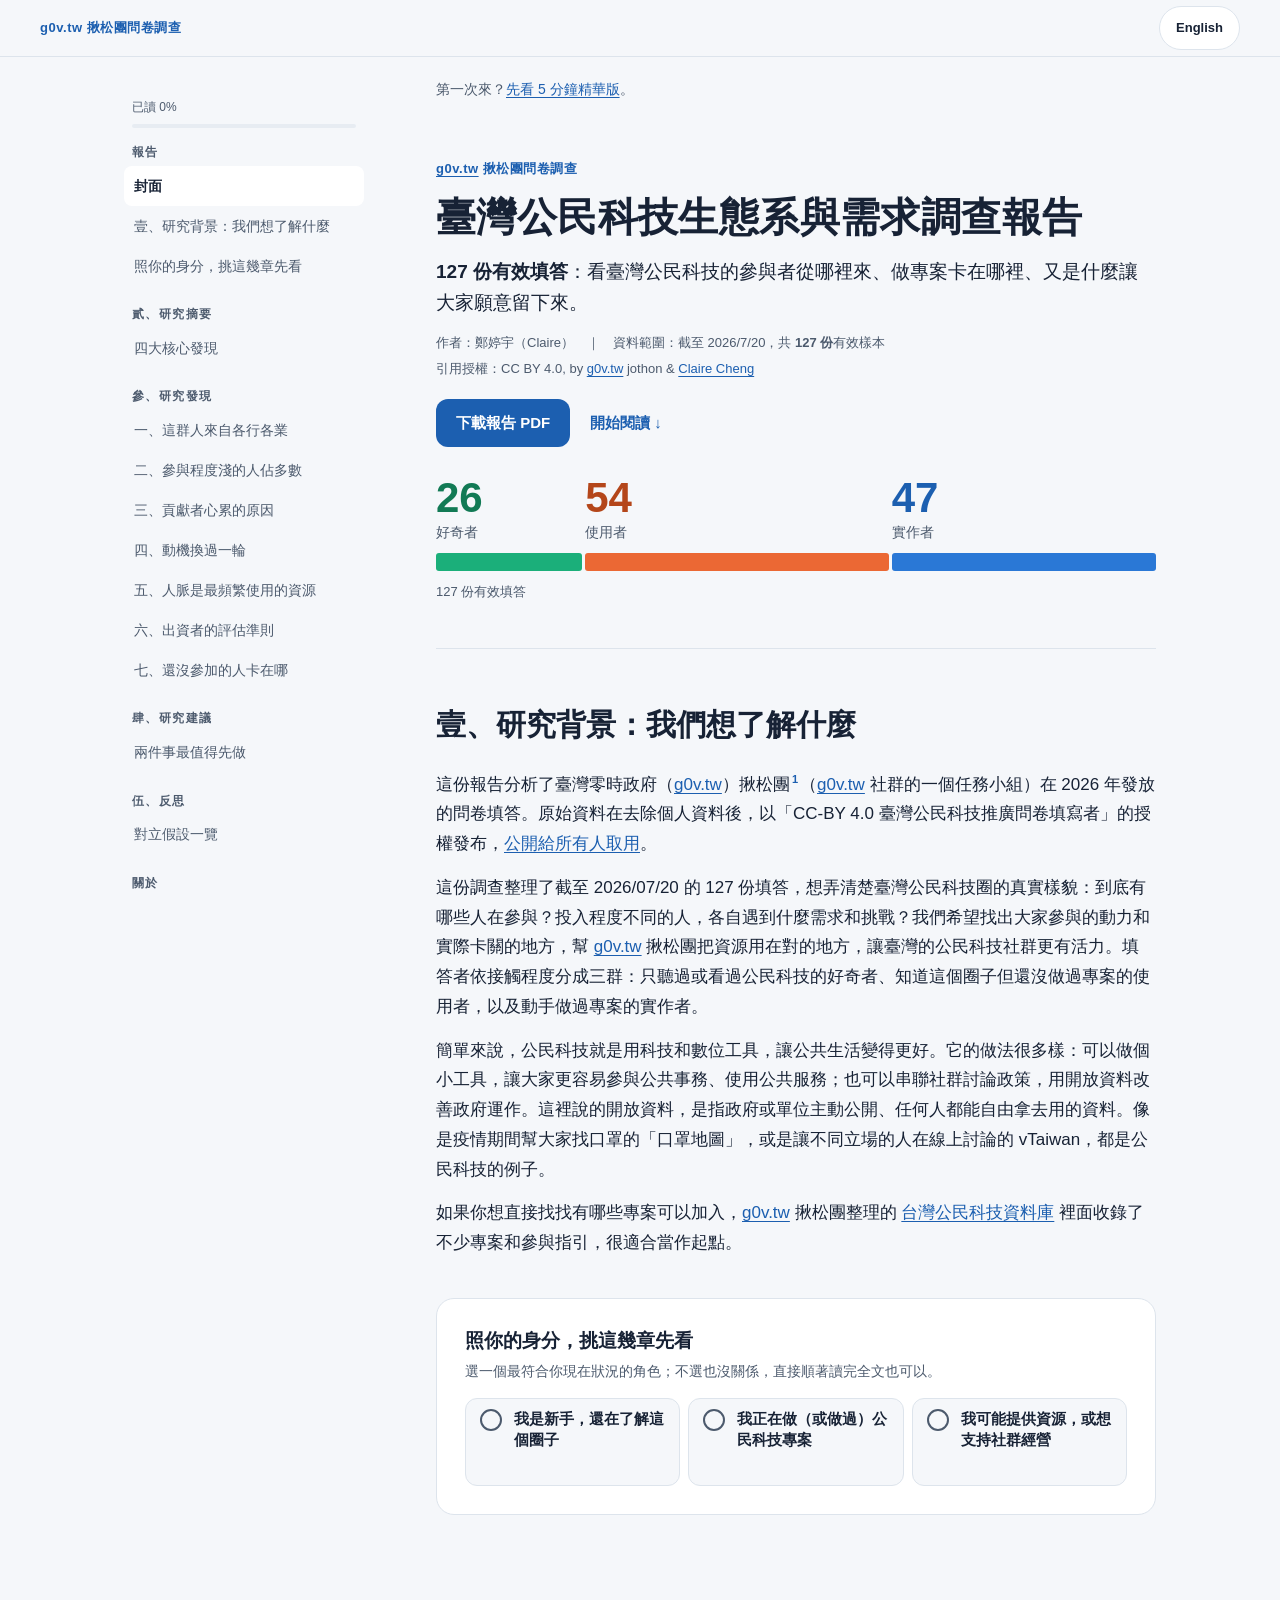
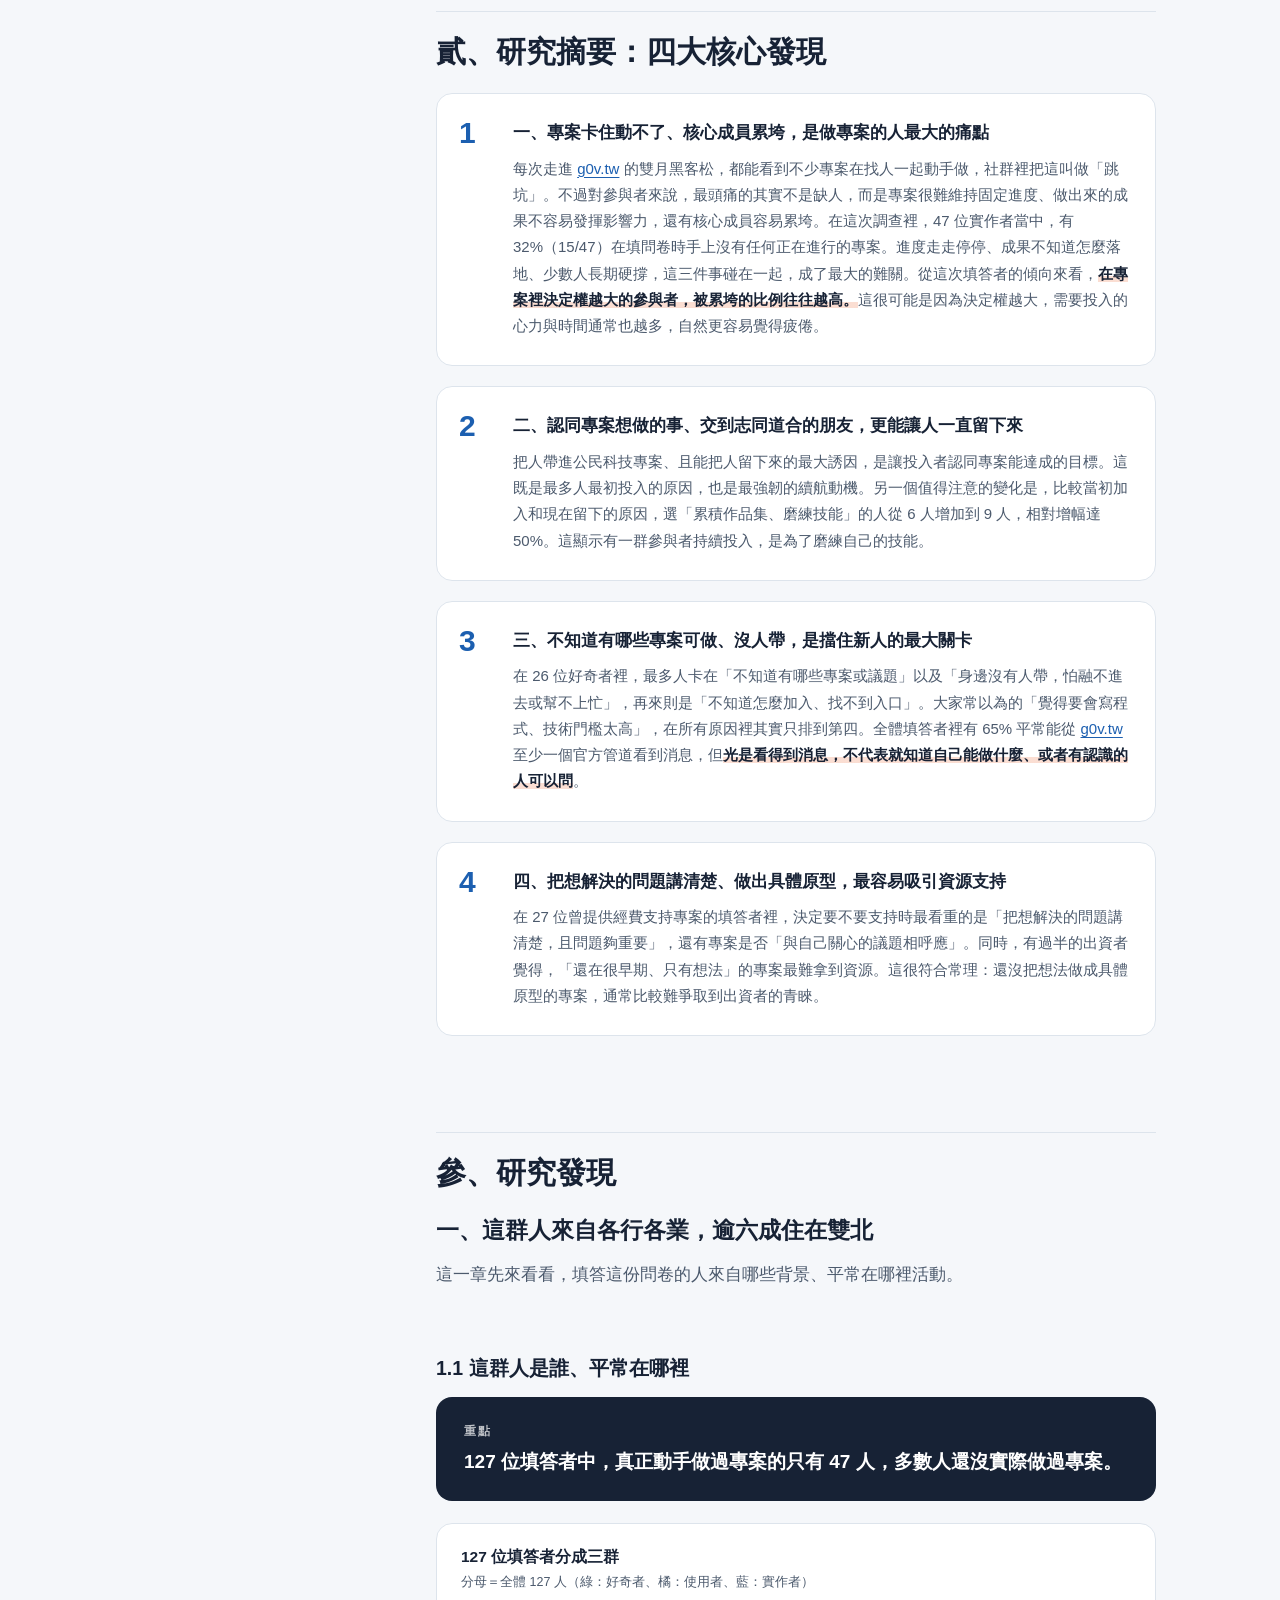
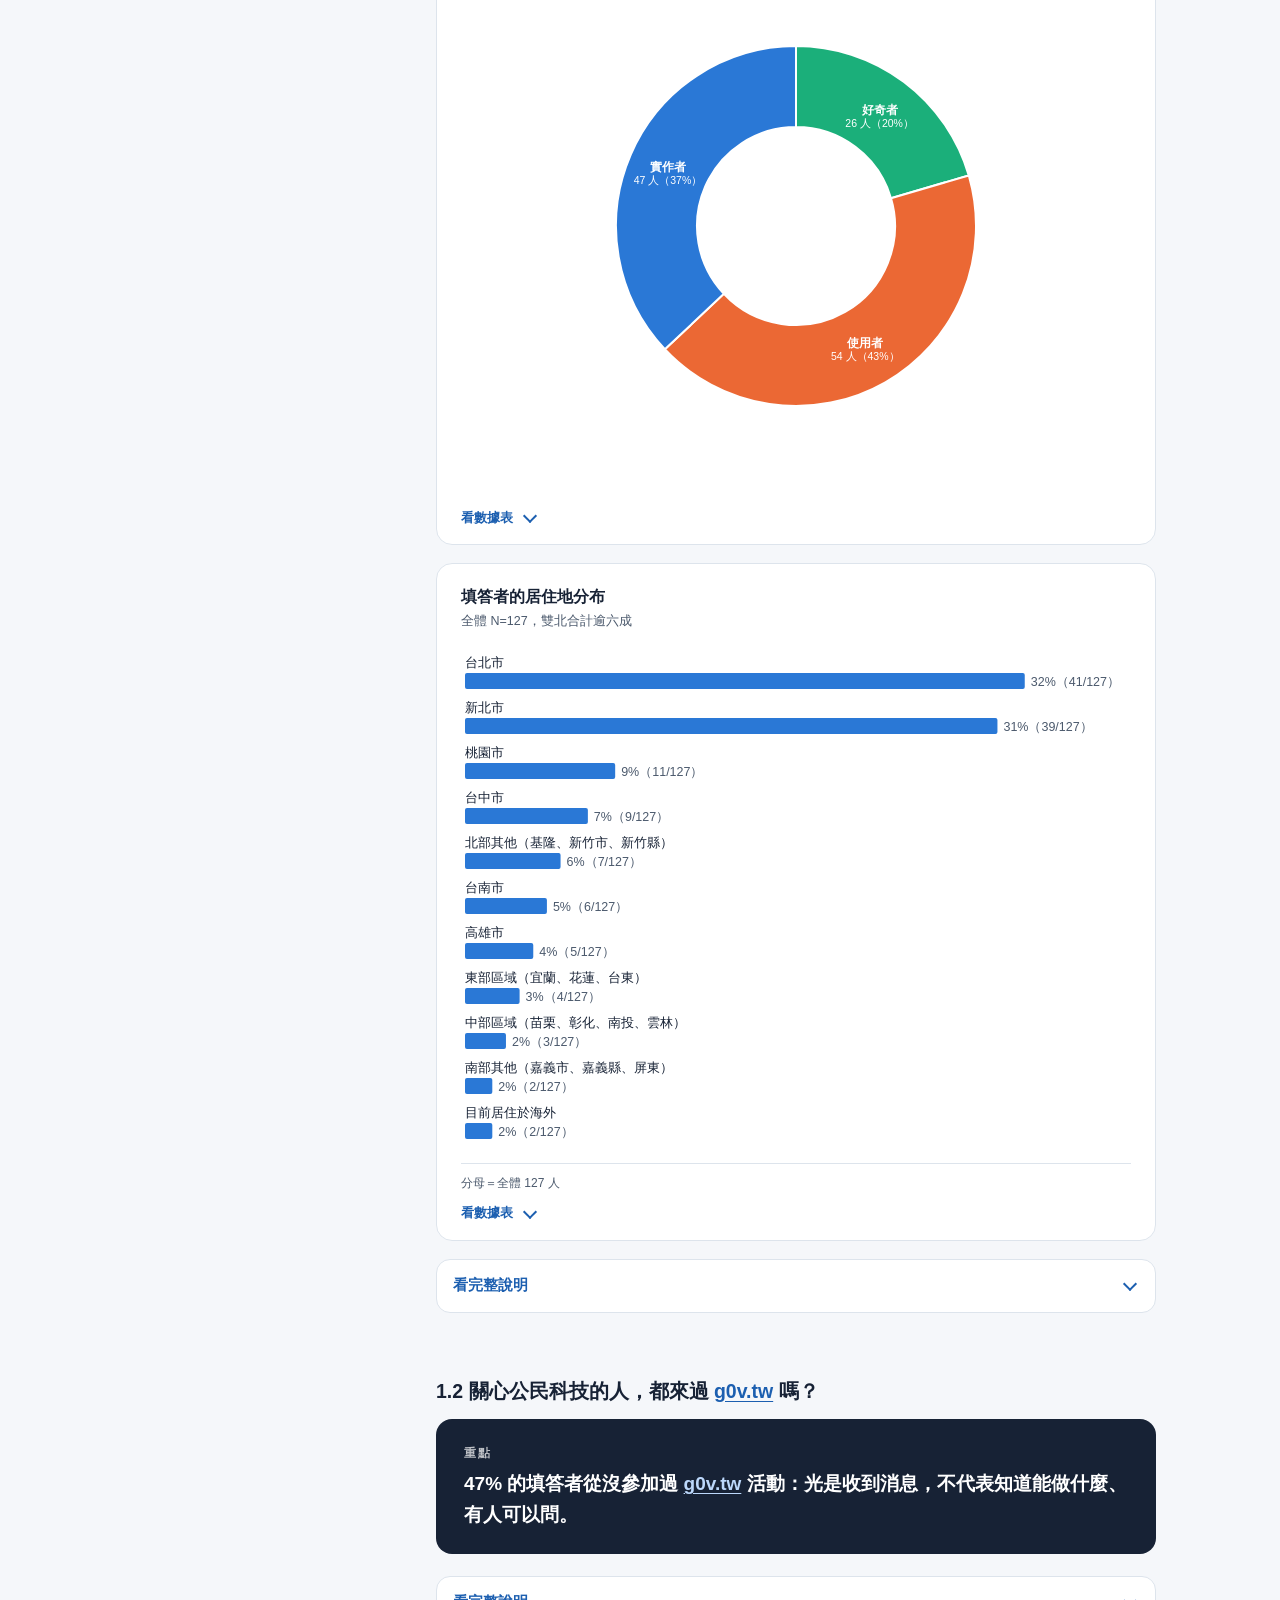
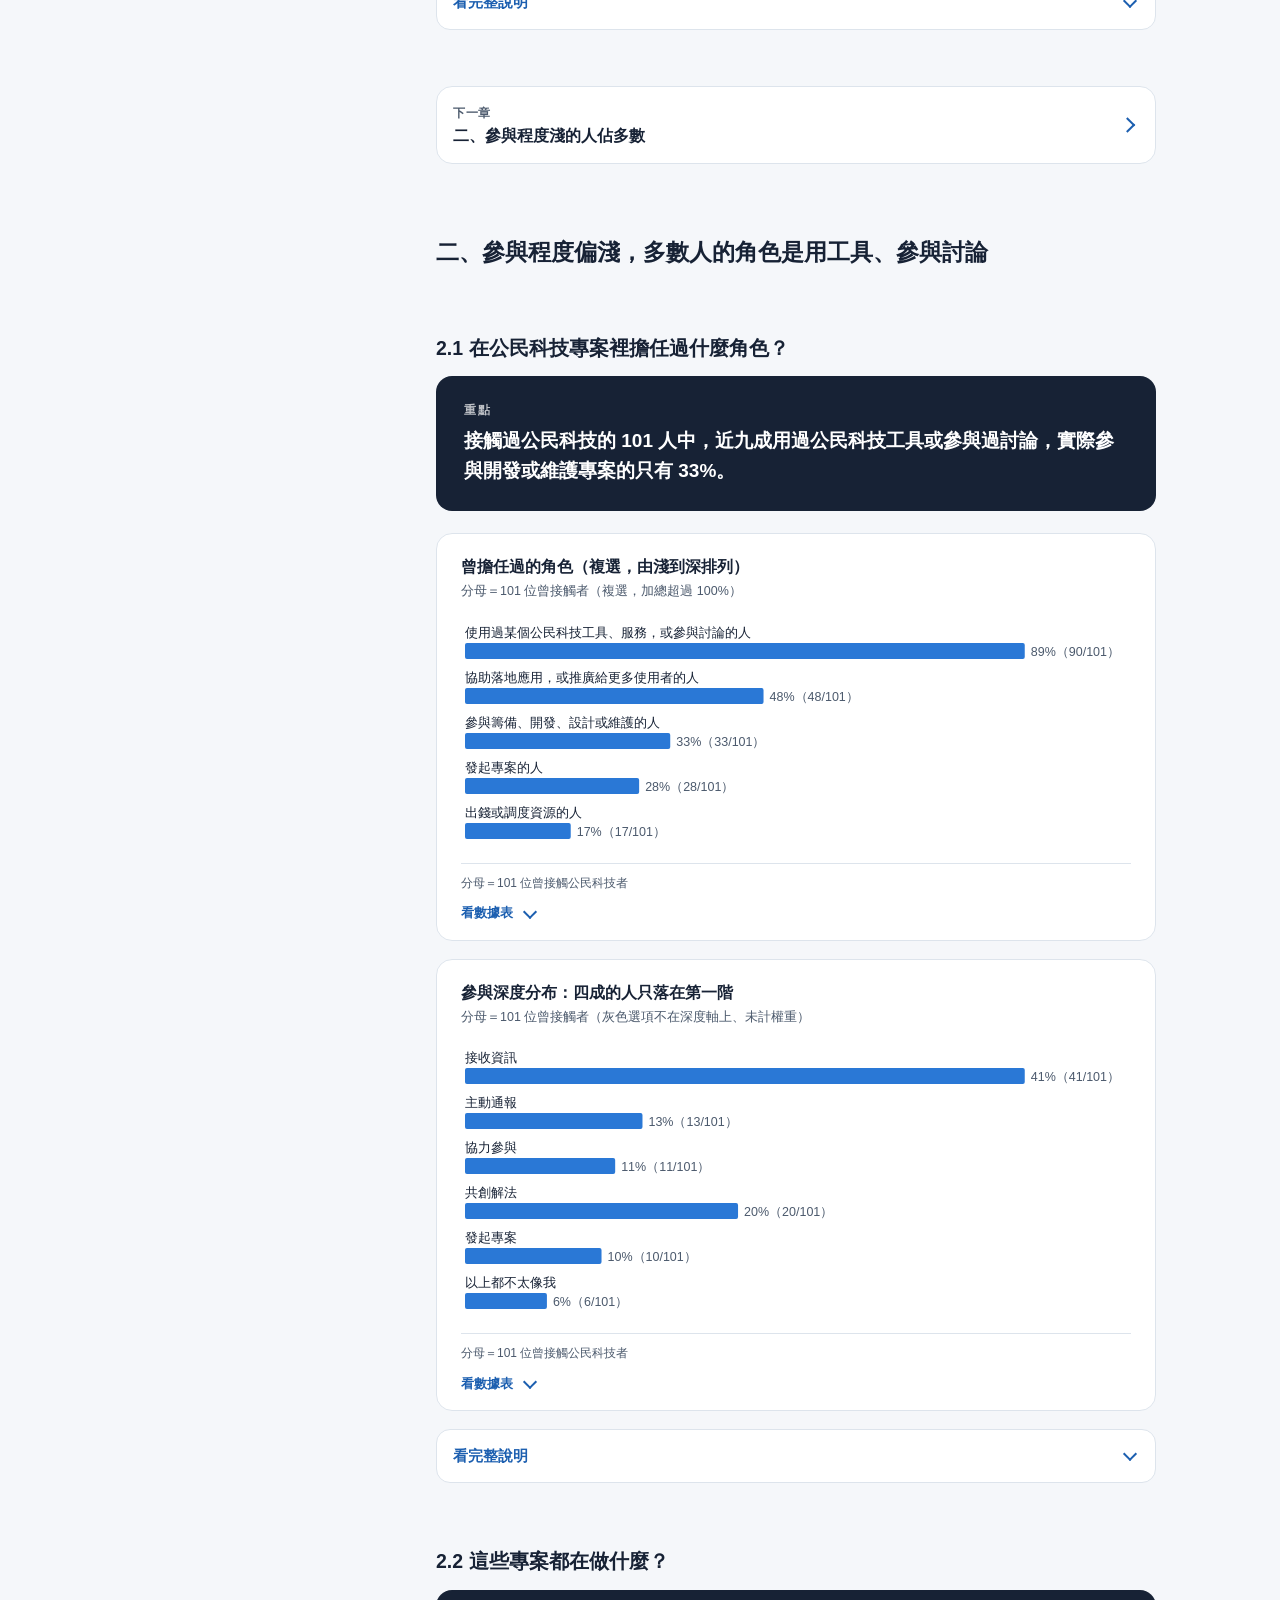
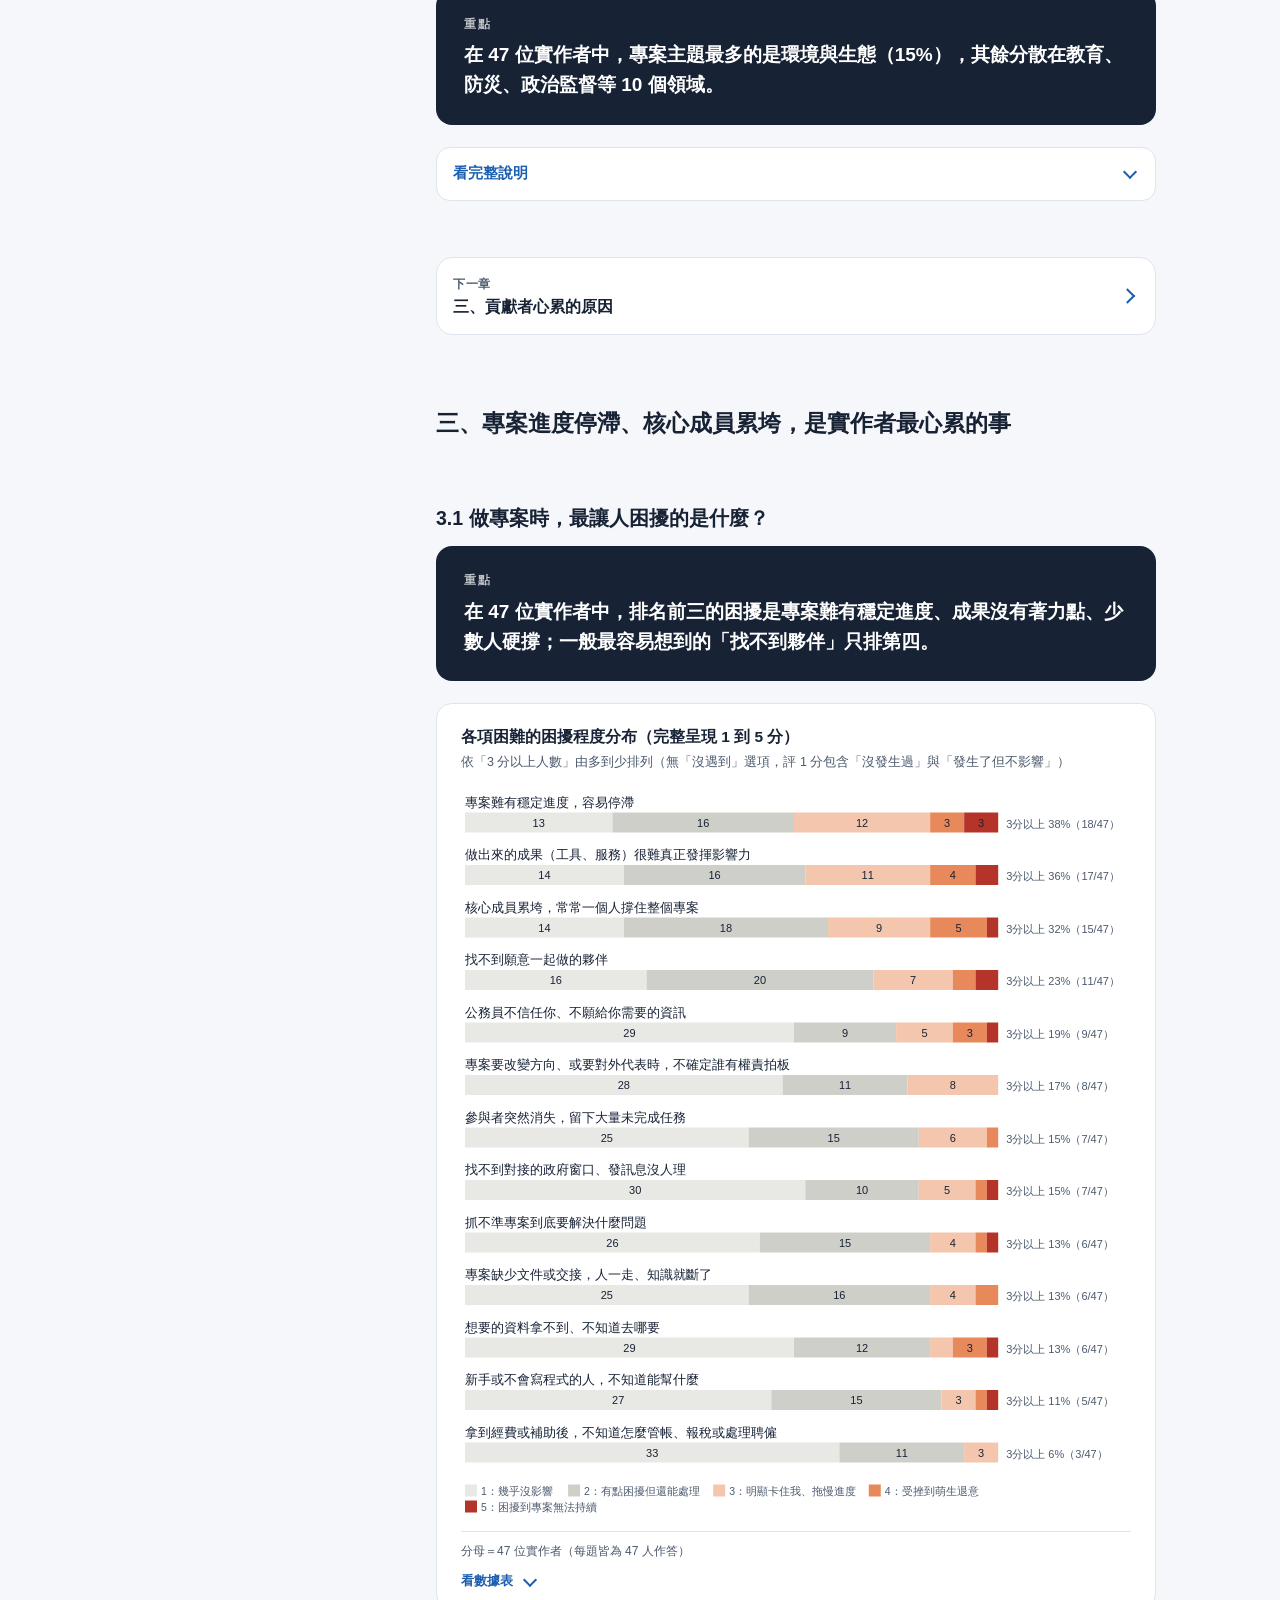
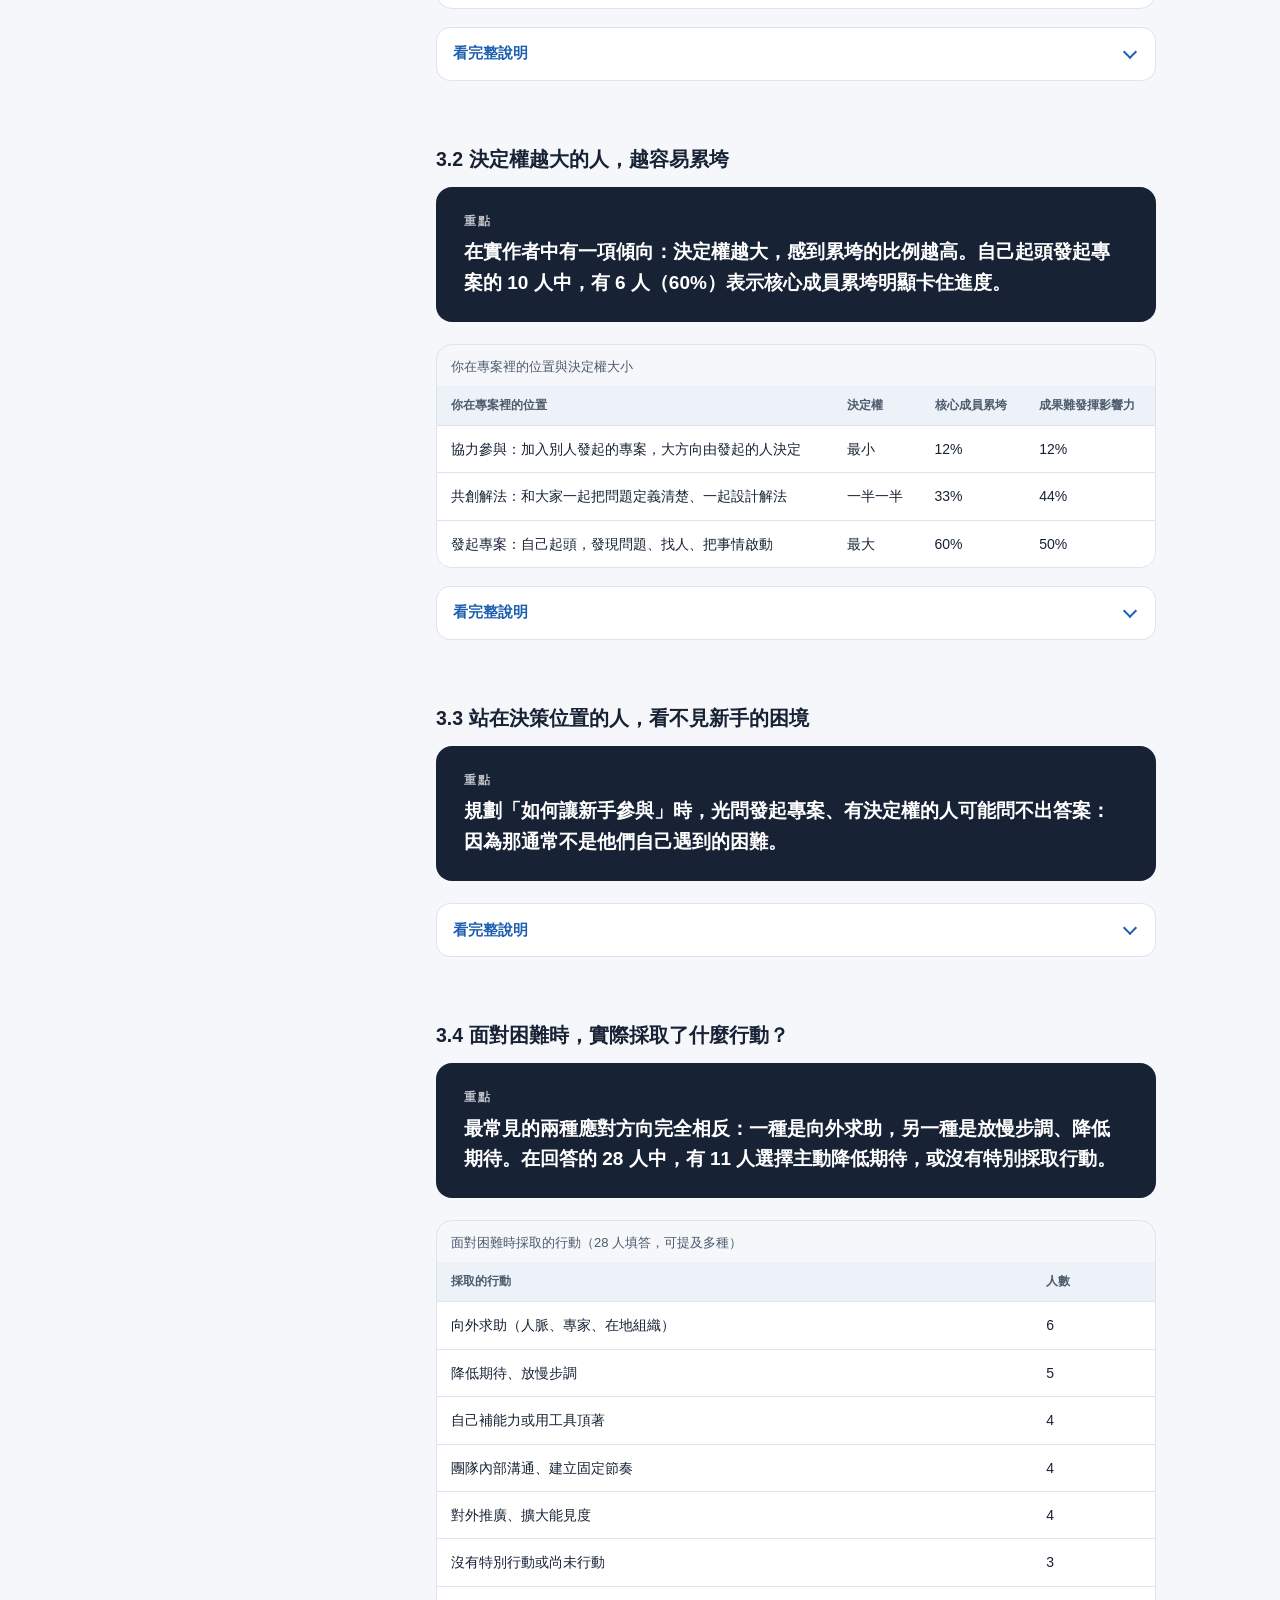
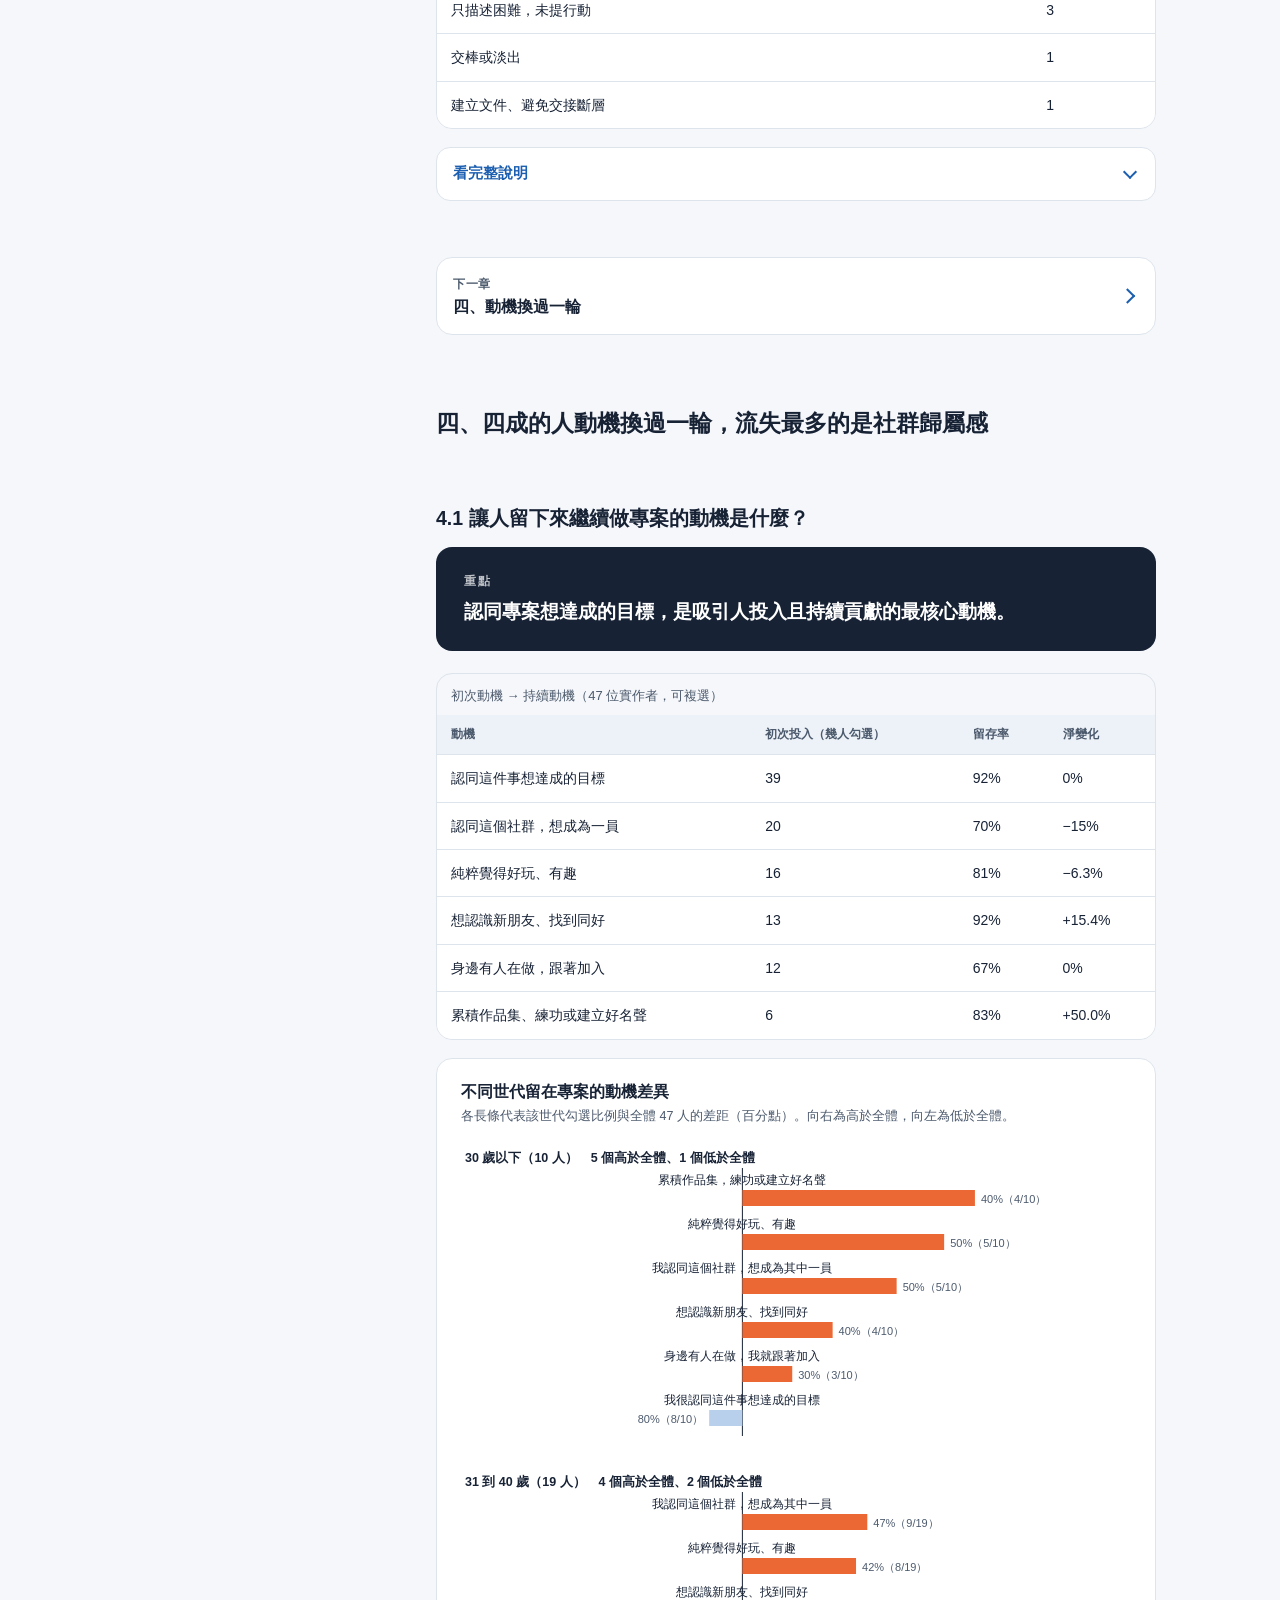
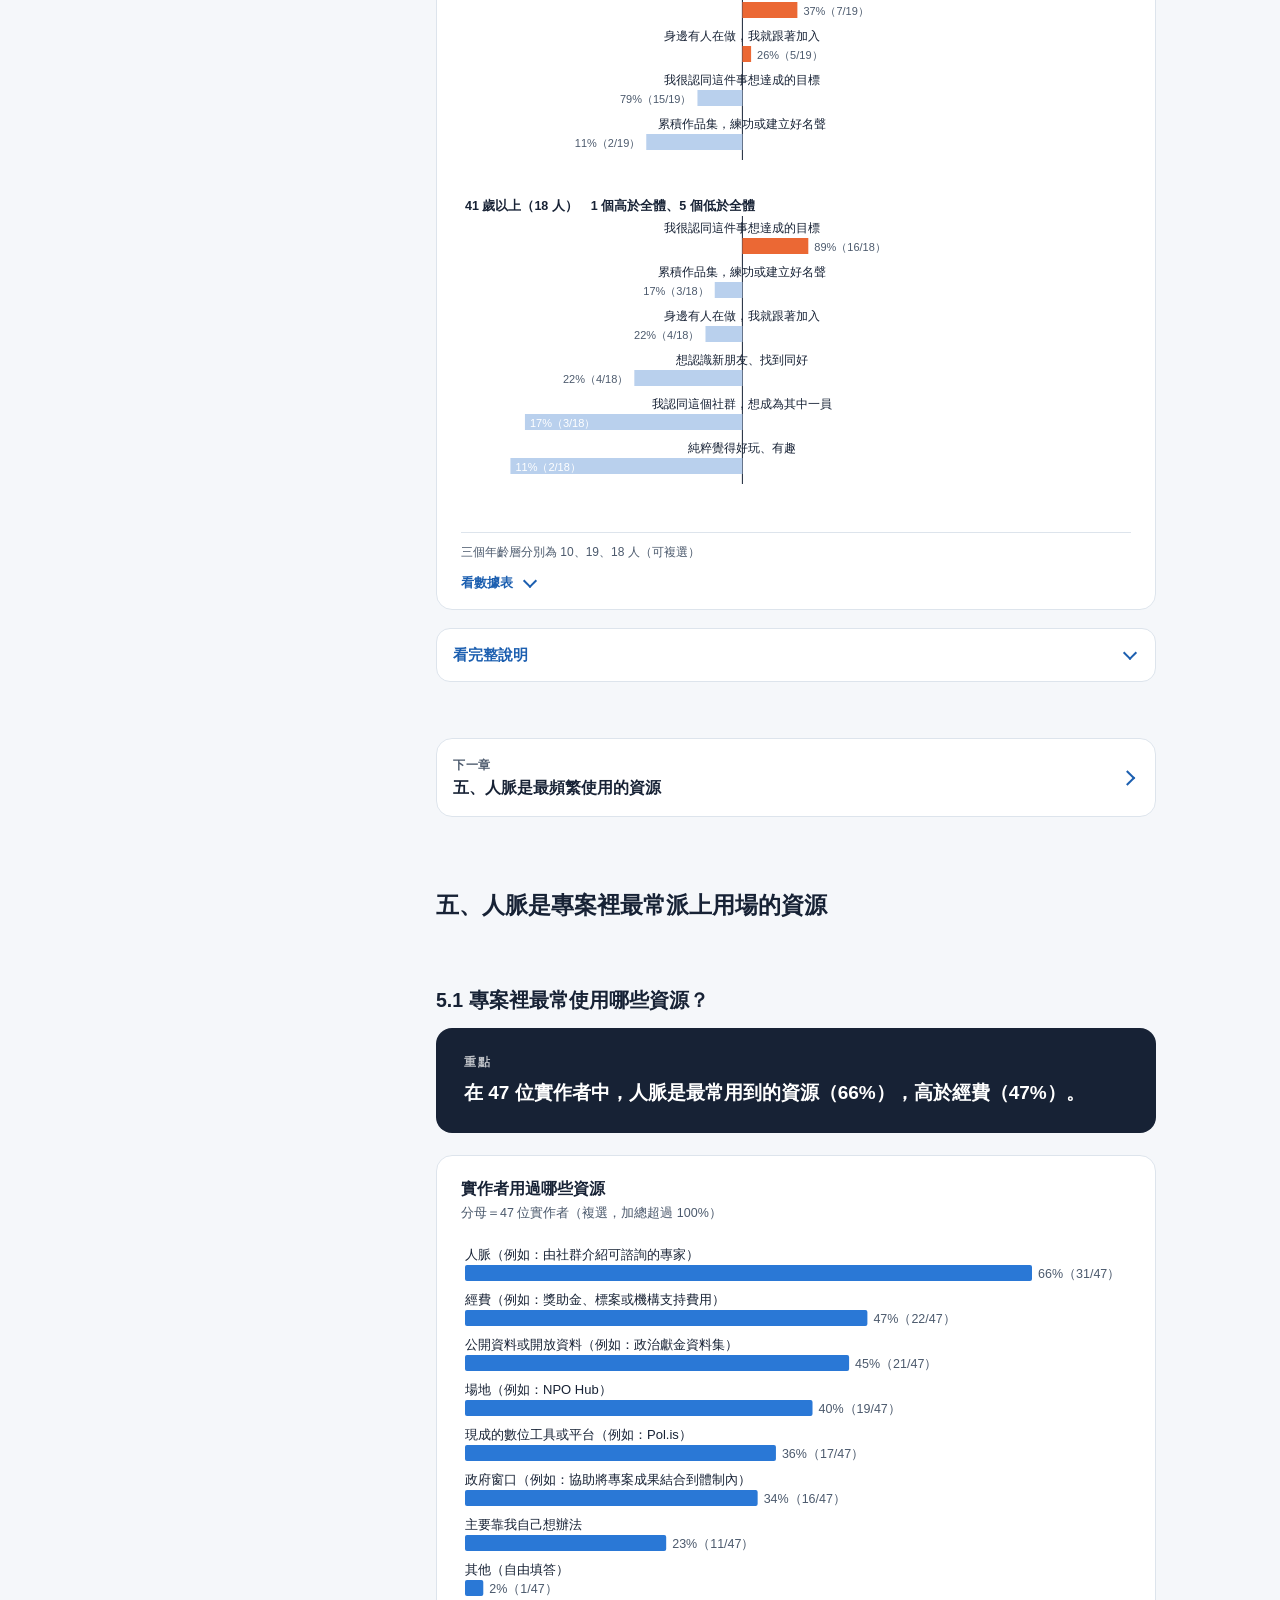
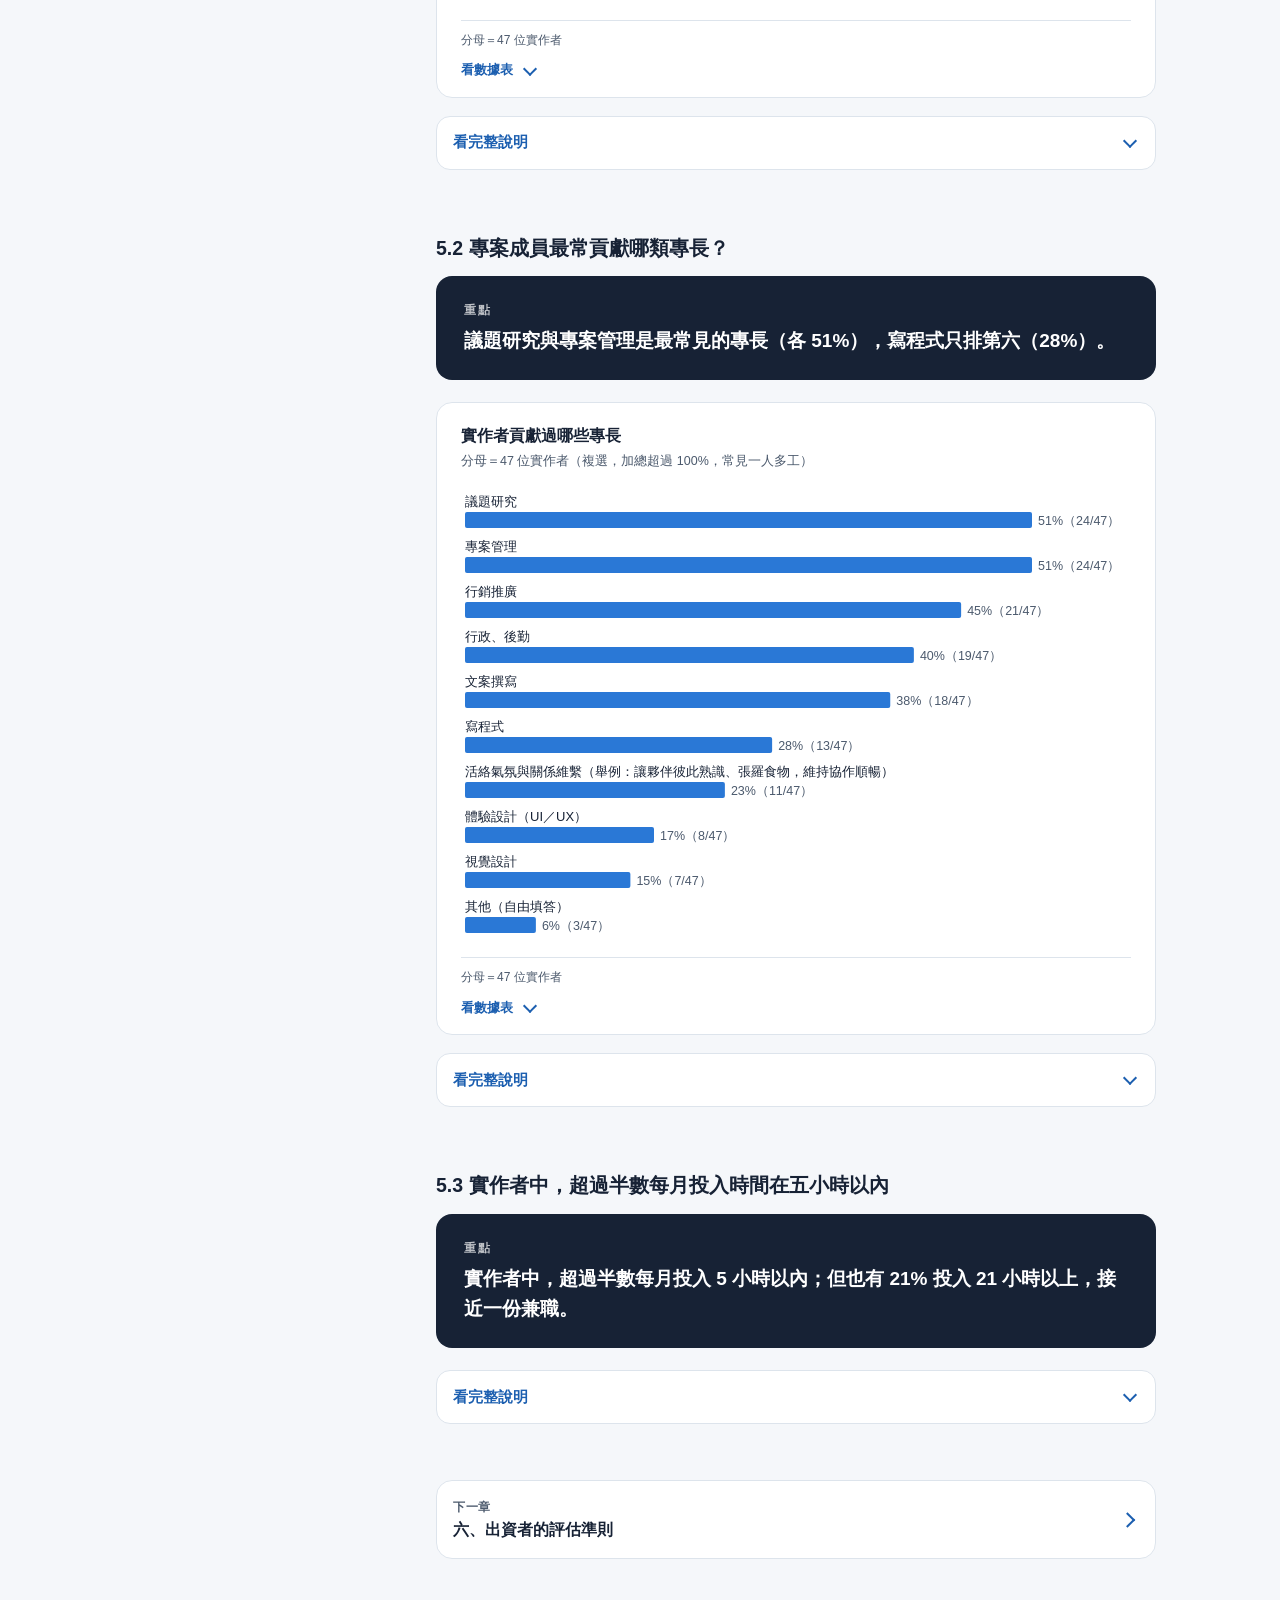
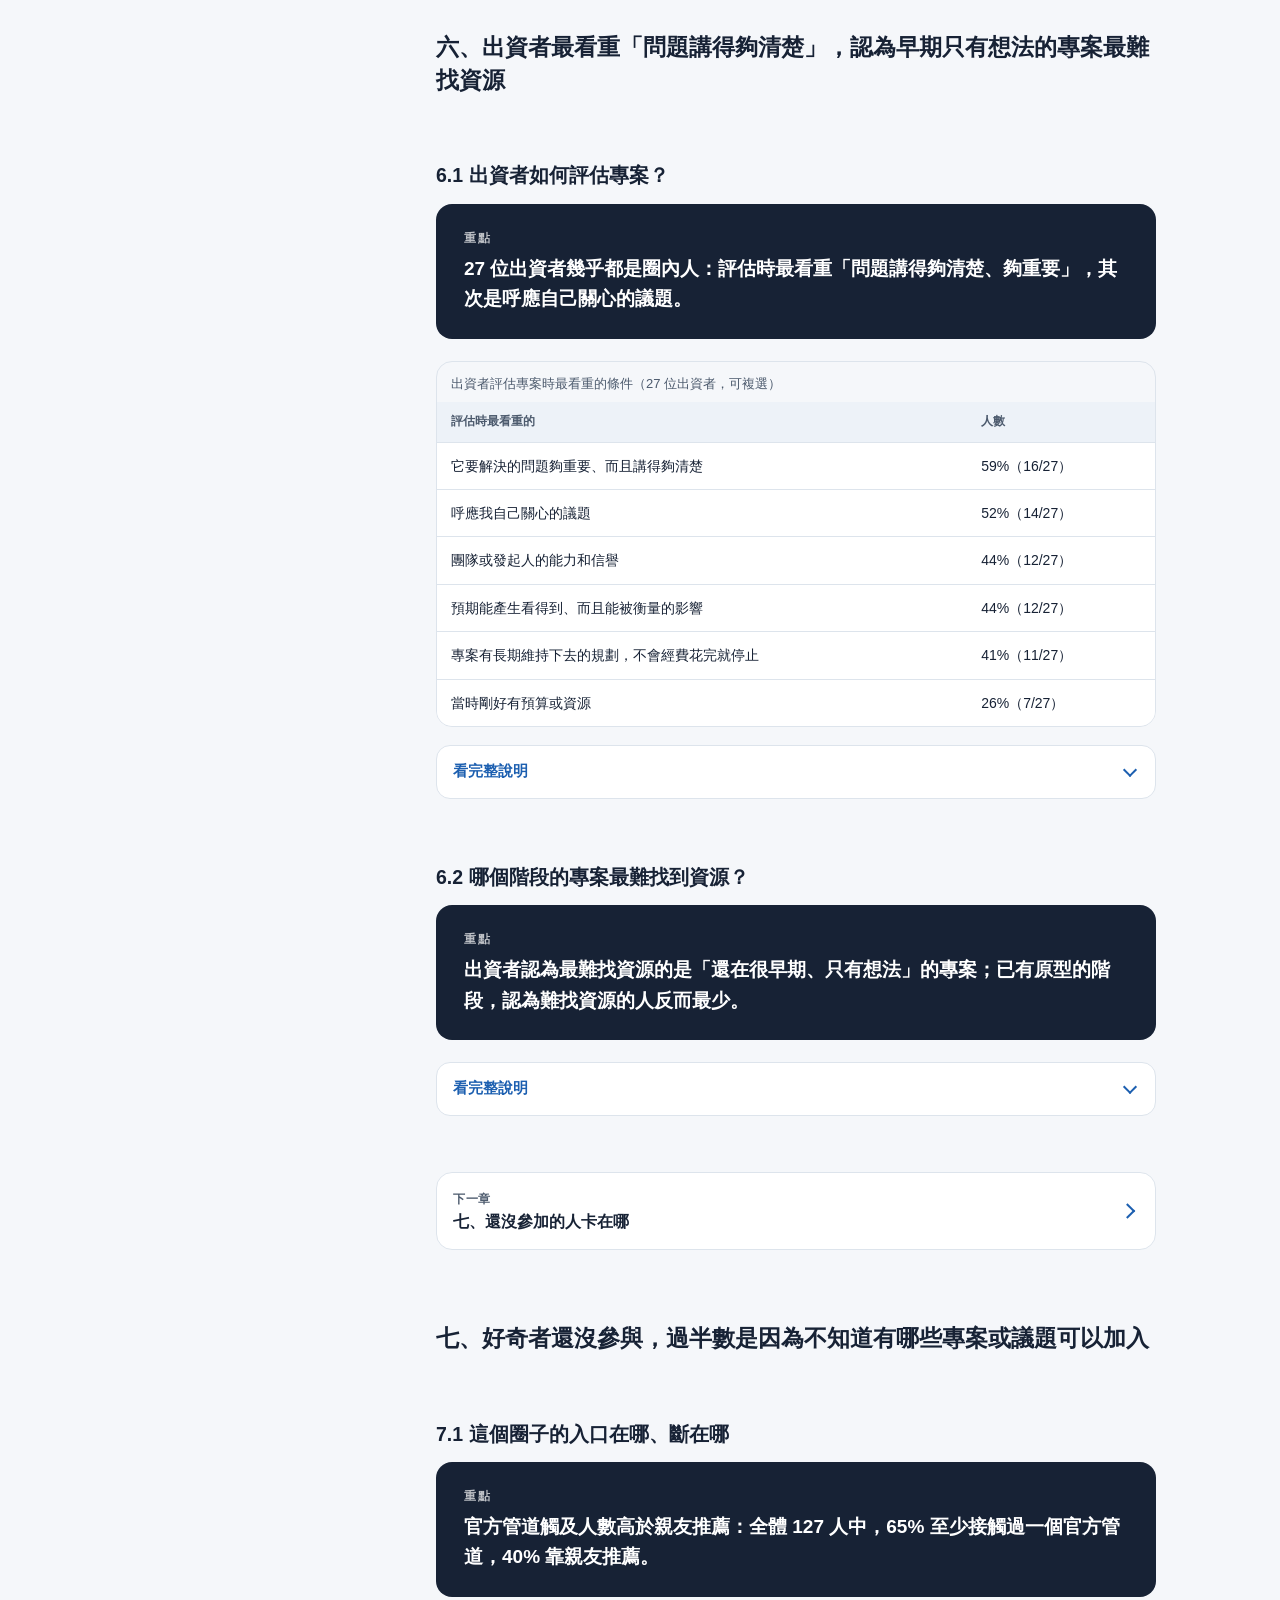
<file: docs/full/index.html>
<!doctype html>
<html lang="zh-Hant">
<meta charset="utf-8">
<title>臺灣公民科技生態系與需求調查報告</title>
<meta name="viewport" content="width=device-width, initial-scale=1">
<meta name="description" content="由 g0v 揪松團發起的臺灣公民科技調查，整理了 127 位填答者的回饋：看看大家是誰、在專案裡卡在哪裡、又是什麼原因讓人願意留下來。">
<meta name="color-scheme" content="only light">
<link rel="stylesheet" href="../css/style.css">
<link rel="canonical" href="https://report.claire-cheng.com/full/">
<link rel="alternate" hreflang="zh-Hant" href="https://report.claire-cheng.com/full/">
<link rel="alternate" hreflang="en" href="https://report.claire-cheng.com/en/full/">

<a class="skip-link" href="#main">跳到主要內容</a>

<header class="topbar">
  <a class="brand" href="#top">g0v.tw 揪松團問卷調查</a>
  <a class="lang-toggle" href="../en/full/" hreflang="en" lang="en" title="Read in English">English</a>
</header>

<div class="sidebar-overlay" id="sidebarOverlay"></div>

<div class="layout">
  <aside class="sidebar" id="sidebar" aria-label="章節導覽">
    <div class="sheet-head"><span class="sheet-title">目錄</span><button type="button" class="sheet-close" id="sheetClose" aria-label="關閉目錄"></button></div>
    <div class="progress"><span id="progressLabel">已讀 0%</span><div class="progress-track"><div class="progress-fill"></div></div></div>
    <nav>
      <h2>報告</h2>
      <ul>
        <li><a href="#top">封面</a></li>
        <li><a href="#intro">壹、研究背景：我們想了解什麼</a></li>
        <li><a href="#persona">照你的身分，挑這幾章先看</a></li>
      </ul>
      <h2>貳、研究摘要</h2>
      <ul>
        <li><a href="#summary">四大核心發現</a></li>
      </ul>
      <h2>參、研究發現</h2>
      <ul>
        <li><a href="#ch1">一、這群人來自各行各業</a>
          <ul class="sub">
            <li><a href="#ch1-1">1.1 這群人是誰、在哪裡</a></li>
            <li><a href="#ch1-2">1.2 都來過 g0v.tw 嗎</a></li>
          </ul>
        </li>
        <li><a href="#ch2">二、參與程度淺的人佔多數</a>
          <ul class="sub">
            <li><a href="#ch2-1">2.1 擔任過什麼角色</a></li>
            <li><a href="#ch2-2">2.2 做什麼專案</a></li>
          </ul>
        </li>
        <li><a href="#ch3">三、貢獻者心累的原因</a>
          <ul class="sub">
            <li><a href="#ch3-1">3.1 是什麼造成困擾</a></li>
            <li><a href="#ch3-2">3.2 決定權越大越容易累垮</a></li>
            <li><a href="#ch3-3">3.3 決策者看不見新手困境</a></li>
            <li><a href="#ch3-4">3.4 實際採取的行動</a></li>
          </ul>
        </li>
        <li><a href="#ch4">四、動機換過一輪</a>
          <ul class="sub"><li><a href="#ch4-1">4.1 初次與持續動機</a></li></ul>
        </li>
        <li><a href="#ch5">五、人脈是最頻繁使用的資源</a>
          <ul class="sub">
            <li><a href="#ch5-1">5.1 最實用的資源</a></li>
            <li><a href="#ch5-2">5.2 最常見的專長</a></li>
            <li><a href="#ch5-3">5.3 每月投入時數</a></li>
          </ul>
        </li>
        <li><a href="#ch6">六、出資者的評估準則</a>
          <ul class="sub">
            <li><a href="#ch6-1">6.1 怎麼評估可投資性</a></li>
            <li><a href="#ch6-2">6.2 哪個階段最難找資源</a></li>
          </ul>
        </li>
        <li><a href="#ch7">七、還沒參加的人卡在哪</a>
          <ul class="sub">
            <li><a href="#ch7-1">7.1 入口在哪、斷在哪</a></li>
            <li><a href="#ch7-2">7.2 主要門檻是什麼</a></li>
            <li><a href="#ch7-3">7.3 需要什麼培力活動</a></li>
          </ul>
        </li>
      </ul>
      <h2>肆、研究建議</h2>
      <ul>
        <li><a href="#rec-1">兩件事最值得先做</a>
          <ul class="sub">
            <li><a href="#rec-1-1">1.1 怎麼決定優先順序</a></li>
            <li><a href="#rec-1-2">1.2 領域與工具介紹</a></li>
            <li><a href="#rec-1-3">1.3 依接觸深度規劃資源</a></li>
            <li><a href="#rec-1-4">1.4 怎麼支持生態系</a></li>
          </ul>
        </li>
      </ul>
      <h2>伍、反思</h2>
      <ul><li><a href="#reflect-1">對立假設一覽</a></li></ul>
      <h2>關於</h2>
      <ul>
        <li><a href="#limits">讀這份資料前的限制</a></li>
        <li><a href="#about">授權與資料來源</a></li>
      </ul>
    </nav>
  </aside>

  <main id="main">
    <div class="dock">
      <div class="dock-where"><div class="dock-part" id="dockPart">報告</div><div class="dock-ch" id="dockCh">封面</div><div class="progress-track" aria-hidden="true"><div class="progress-fill"></div></div></div>
      <button type="button" class="mobile-nav-toggle" id="mobileNavToggle" aria-expanded="false" aria-controls="sidebar">目錄</button>
    </div>
    <div class="content">

      <div class="summary-hint">第一次來？<a href="../">先看 5 分鐘精華版</a>。</div>
      <header id="top" class="cover">
        <p class="cover-eyebrow"><a href="https://g0v.tw/" target="_blank" rel="noopener">g0v.tw</a> 揪松團問卷調查</p>
        <h1 class="report-title">臺灣公民科技生態系與需求調查報告</h1>
        <p class="cover-hook"><strong>127 份有效填答</strong>：看臺灣公民科技的參與者從哪裡來、做專案卡在哪裡、又是什麼讓大家願意留下來。</p>
        <p class="meta-line">作者：鄭婷宇（Claire）　｜　資料範圍：截至 2026/7/20，共 <strong>127 份</strong>有效樣本</p>
        <p class="meta-line">引用授權：CC BY 4.0, by <a href="https://g0v.tw/" target="_blank" rel="noopener">g0v.tw</a> jothon &amp; <a href="https://claire-cheng.com/zh" target="_blank" rel="noopener">Claire Cheng</a></p>
        <p class="download-row">
          <a class="download-link" href="https://drive.google.com/file/d/1sjmVg55kwz9KhXLgtFsSFg_uNhs2AjOz/view?usp=sharing" target="_blank" rel="noopener">
           下載報告 PDF
          </a>
          <a class="btn-ghost" href="#intro">開始閱讀 ↓</a>
        </p>
        <figure class="layer-band" role="img" aria-label="127 位填答者：好奇者 26 人、使用者 54 人、實作者 47 人">
          <div class="band-labels" aria-hidden="true"><div class="never"><div class="bl-n never">26</div><div class="bl-t">好奇者</div></div><div class="aware"><div class="bl-n aware">54</div><div class="bl-t">使用者</div></div><div class="done"><div class="bl-n done">47</div><div class="bl-t">實作者</div></div></div>
          <div class="band" aria-hidden="true"><i class="never"></i><i class="aware"></i><i class="done"></i></div>
          <div class="band-cap" aria-hidden="true">127 份有效填答</div>
        </figure>
      </header>

      <section id="intro" class="chapter">
        <h2 class="part-title">壹、研究背景：我們想了解什麼</h2>
        <p>這份報告分析了臺灣零時政府（<a href="https://g0v.tw/" target="_blank" rel="noopener">g0v.tw</a>）揪松團<sup><a href="#fn1">1</a></sup>（<a href="https://g0v.tw/" target="_blank" rel="noopener">g0v.tw</a> 社群的一個任務小組）在 2026 年發放的問卷填答。原始資料在去除個人資料後，以「CC-BY 4.0 臺灣公民科技推廣問卷填寫者」的授權發布，<a href="https://docs.google.com/spreadsheets/d/1Z7am3yalgPbQLureQS0tWTofSKrLJRAI4473pFLErag/edit?usp=sharing" target="_blank" rel="noopener">公開給所有人取用</a>。</p>
        <p>這份調查整理了截至 2026/07/20 的 127 份填答，想弄清楚臺灣公民科技圈的真實樣貌：到底有哪些人在參與？投入程度不同的人，各自遇到什麼需求和挑戰？我們希望找出大家參與的動力和實際卡關的地方，幫 <a href="https://g0v.tw/" target="_blank" rel="noopener">g0v.tw</a> 揪松團把資源用在對的地方，讓臺灣的公民科技社群更有活力。填答者依接觸程度分成三群：只聽過或看過公民科技的好奇者、知道這個圈子但還沒做過專案的使用者，以及動手做過專案的實作者。</p>
        <p>簡單來說，公民科技就是用科技和數位工具，讓公共生活變得更好。它的做法很多樣：可以做個小工具，讓大家更容易參與公共事務、使用公共服務；也可以串聯社群討論政策，用開放資料改善政府運作。這裡說的開放資料，是指政府或單位主動公開、任何人都能自由拿去用的資料。像是疫情期間幫大家找口罩的「口罩地圖」，或是讓不同立場的人在線上討論的 vTaiwan，都是公民科技的例子。</p>
        <p>如果你想直接找找有哪些專案可以加入，<a href="https://g0v.tw/" target="_blank" rel="noopener">g0v.tw</a> 揪松團整理的 <a href="https://civictech.tw/" target="_blank" rel="noopener">台灣公民科技資料庫</a> 裡面收錄了不少專案和參與指引，很適合當作起點。</p>
      </section>

      <section id="persona" class="persona-picker chapter" aria-label="依身分推薦閱讀">
        <h3>照你的身分，挑這幾章先看</h3>
        <p>選一個最符合你現在狀況的角色；不選也沒關係，直接順著讀完全文也可以。</p>
        <div class="persona-buttons" role="radiogroup" aria-label="照你的身分，挑這幾章先看">
          <button type="button" class="persona-btn" role="radio" aria-checked="false" data-persona="newcomer">我是新手，還在了解這個圈子</button>
          <button type="button" class="persona-btn" role="radio" aria-checked="false" data-persona="doing">我正在做（或做過）公民科技專案</button>
          <button type="button" class="persona-btn" role="radio" aria-checked="false" data-persona="funder">我可能提供資源，或想支持社群經營</button>
        </div>
        <div class="persona-result" id="personaResult"></div>
      </section>

      <section id="summary" class="chapter">
        <h2 class="part-title">貳、研究摘要：四大核心發現</h2>
        <ol class="finding-list">
          <li>
            <strong>一、專案卡住動不了、核心成員累垮，是做專案的人最大的痛點</strong>
            <p>每次走進 <a href="https://g0v.tw/" target="_blank" rel="noopener">g0v.tw</a> 的雙月黑客松，都能看到不少專案在找人一起動手做，社群裡把這叫做「跳坑」。不過對參與者來說，最頭痛的其實不是缺人，而是專案很難維持固定進度、做出來的成果不容易發揮影響力，還有核心成員容易累垮。在這次調查裡，47 位實作者當中，有 32%（15/47）在填問卷時手上沒有任何正在進行的專案。進度走走停停、成果不知道怎麼落地、少數人長期硬撐，這三件事碰在一起，成了最大的難關。從這次填答者的傾向來看，<strong>在專案裡決定權越大的參與者，被累垮的比例往往越高。</strong>這很可能是因為決定權越大，需要投入的心力與時間通常也越多，自然更容易覺得疲倦。</p>
          </li>
          <li>
            <strong>二、認同專案想做的事、交到志同道合的朋友，更能讓人一直留下來</strong>
            <p>把人帶進公民科技專案、且能把人留下來的最大誘因，是讓投入者認同專案能達成的目標。這既是最多人最初投入的原因，也是最強韌的續航動機。另一個值得注意的變化是，比較當初加入和現在留下的原因，選「累積作品集、磨練技能」的人從 6 人增加到 9 人，相對增幅達 50%。這顯示有一群參與者持續投入，是為了磨練自己的技能。</p>
          </li>
          <li>
            <strong>三、不知道有哪些專案可做、沒人帶，是擋住新人的最大關卡</strong>
            <p>在 26 位好奇者裡，最多人卡在「不知道有哪些專案或議題」以及「身邊沒有人帶，怕融不進去或幫不上忙」，再來則是「不知道怎麼加入、找不到入口」。大家常以為的「覺得要會寫程式、技術門檻太高」，在所有原因裡其實只排到第四。全體填答者裡有 65% 平常能從 <a href="https://g0v.tw/" target="_blank" rel="noopener">g0v.tw</a> 至少一個官方管道看到消息，但<strong>光是看得到消息，不代表就知道自己能做什麼、或者有認識的人可以問</strong>。</p>
          </li>
          <li>
            <strong>四、把想解決的問題講清楚、做出具體原型，最容易吸引資源支持</strong>
            <p>在 27 位曾提供經費支持專案的填答者裡，決定要不要支持時最看重的是「把想解決的問題講清楚，且問題夠重要」，還有專案是否「與自己關心的議題相呼應」。同時，有過半的出資者覺得，「還在很早期、只有想法」的專案最難拿到資源。這很符合常理：還沒把想法做成具體原型的專案，通常比較難爭取到出資者的青睞。</p>
          </li>
        </ol>
      </section>

      <section id="ch1" class="chapter">
        <h2 class="part-title">參、研究發現</h2>
        <h2>一、這群人來自各行各業，逾六成住在雙北</h2>
        <p class="lede">這一章先來看看，填答這份問卷的人來自哪些背景、平常在哪裡活動。</p>

        <h3 id="ch1-1">1.1 這群人是誰、平常在哪裡</h3>
        <div class="insight-card">
          <span class="insight-icon" aria-hidden="true">👥</span>
          <div class="insight-body">
          <span class="insight-label">重點</span>
          <p class="insight-text">127 位填答者中，真正動手做過專案的只有 47 人，多數人還沒實際做過專案。</p>
        </div>
        </div>

        <div class="chart-block" data-chart="fig01_layers"></div>
        <div class="chart-block" data-chart="fig02_region"></div>

        <details class="full-explanation">
          <summary>看完整說明</summary>
          <div class="full-explanation-body">
            <p>回收的 127 份填答裡，大致可以分成三群人：</p>
            <ul>
              <li><strong>好奇者</strong>：26 人，只聽過或看過公民科技，還沒實際接觸過。</li>
              <li><strong>使用者</strong>：54 人，知道這個圈子，多數用過公民科技工具或參與過討論，但沒有實際參與過任何專案。</li>
              <li><strong>實作者</strong>：47 人，真的動手參與過至少一個公民科技專案。後面談到「卡住了什麼」、「什麼讓人留下來」時，只有這 47 人回答，因為問的是具體專案經驗。</li>
            </ul>
            <p><strong>填答者年齡主要在 31 到 50 歲</strong>：31 到 40 歲佔 35%、41 到 50 歲佔 29%，20 歲以下只有 5.5%。性別分布上，男性佔 50%、女性佔 41%，另有 9% 為其他或不願透露。</p>
            <p><strong>填答者的工作背景相當分散</strong>：自由工作者與非營利組織工作者並列最多，各佔 20%；接著是學校或研究機構 16%、企業或新創 16%、學生 13%、公部門 8%。在願意多寫所屬組織的 55 人中，非營利組織與協會佔 27%、學術與研究機構 25%、企業與新創 22%。關心公民科技的人來自不同行業與組織，未集中在特定領域。</p>
            <p>不過只看居住地，會低估這群人實際的連結範圍。問卷另外問了「除了居住地，你還跟哪些地區有比較深的連結」，有 63 人回答這題：34 人提到中南部或東部地名（台中、台南、高雄、花蓮等），14 人提到海外。即使住在雙北的 79 人裡，也有 20 人同時和中南部或東部有深厚連結、8 人和海外有連結。填答者雖然多半住在雙北，但人際網絡連向更多地方。</p>
          </div>
        </details>

        <h3 id="ch1-2">1.2 關心公民科技的人，都來過 <a href="https://g0v.tw/" target="_blank" rel="noopener">g0v.tw</a> 嗎？</h3>
        <div class="insight-card">
          <span class="insight-icon" aria-hidden="true">📡</span>
          <div class="insight-body">
          <span class="insight-label">重點</span>
          <p class="insight-text">47% 的填答者從沒參加過 <a href="https://g0v.tw/" target="_blank" rel="noopener">g0v.tw</a> 活動：光是收到消息，不代表知道能做什麼、有人可以問。</p>
        </div>
        </div>
        <details class="full-explanation">
          <summary>看完整說明</summary>
          <div class="full-explanation-body">
            <p>全體填答者有 47%（60/127）從沒參加過 <a href="https://g0v.tw/" target="_blank" rel="noopener">g0v.tw</a> 活動。即使是 47 位實作者，也有 28%（13/47）從未參加過 <a href="https://g0v.tw/" target="_blank" rel="noopener">g0v.tw</a> 活動。</p>
            <p>在問到「你從哪裡得知公民科技相關資訊」時，勾選「非營利組織」佔 59%，高於「開源社群（含 <a href="https://g0v.tw/" target="_blank" rel="noopener">g0v.tw</a>）」的 54%。<a href="https://g0v.tw/" target="_blank" rel="noopener">g0v.tw</a> 是生態系中的重要節點，但不是唯一入口。</p>
          </div>
        </details>
      </section>

      <section id="ch2" class="chapter">
        <h2>二、參與程度偏淺，多數人的角色是用工具、參與討論</h2>

        <h3 id="ch2-1">2.1 在公民科技專案裡擔任過什麼角色？</h3>
        <div class="insight-card">
          <span class="insight-icon" aria-hidden="true">🎭</span>
          <div class="insight-body">
          <span class="insight-label">重點</span>
          <p class="insight-text">接觸過公民科技的 101 人中，近九成用過公民科技工具或參與過討論，實際參與開發或維護專案的只有 33%。</p>
        </div>
        </div>

        <div class="chart-block" data-chart="fig03_roles"></div>
        <div class="chart-block" data-chart="fig04_depth"></div>

        <details class="full-explanation">
          <summary>看完整說明</summary>
          <div class="full-explanation-body">
            <p>問卷調查了在公民科技專案中擔任過哪些角色（複選）。在 101 位接觸過公民科技的人中：使用過工具或參與過討論的人佔 89%、協助落地應用或推廣的人 48%、參與籌備開發設計或維護的人 33%、發起專案的人 28%、出錢或調度資源的人 17%。</p>
            <p>只勾一種角色的人有 46 人（46%）；勾滿全部五種角色的只有 10 人（10%）。<strong>圈子裡有一大群人只固定做一件事，也有一小群人幾乎什麼角色都做</strong>，分布並不平均。參與越深的人，通常同時扮演的角色種類也越多。</p>
            <p>問卷進一步以單選題詢問「哪一句最貼近你在公民科技圈子做的事」。五個選項依對專案方向的決定權由小到大排列：<br>・接收資訊：關心議題，會看相關資料或成果<br>・主動通報：照專案方的需求提供資訊，例如回報路況、上傳污染資料<br>・協力參與：加入別人發起的專案，一起出力<br>・共創解法：和大家一起定義問題、設計解法<br>・發起專案：自己發現問題、找夥伴、啟動專案<br>另有 6 人選「以上都不太像我」，沒有放進這五級。在 101 人中，最淺的「接收資訊」就佔了 41%。</p>
            <p>在 46 位只勾一種角色的人中，42 位勾的都是門檻最低的「使用過某個工具或參與過討論」；其中也有 30 位在參與深度上只到「接收資訊」。「只做一件事」在很大程度上反映出「參與程度偏淺」。</p>
            <p>還有一個值得注意的現象：<strong>動手做專案的人，不一定用過別人的公民科技產品</strong>。勾選「參與籌備開發設計或維護」或「發起專案」者合計 38 人（兩項都勾者只算一次），其中有 7 人（18%）沒有勾選「使用過某個工具或參與過討論」。</p>
          </div>
        </details>

        <h3 id="ch2-2">2.2 這些專案都在做什麼？</h3>
        <div class="insight-card">
          <span class="insight-icon" aria-hidden="true">🧩</span>
          <div class="insight-body">
          <span class="insight-label">重點</span>
          <p class="insight-text">在 47 位實作者中，專案主題最多的是環境與生態（15%），其餘分散在教育、防災、政治監督等 10 個領域。</p>
        </div>
        </div>
        <details class="full-explanation">
          <summary>看完整說明</summary>
          <div class="full-explanation-body">
            <p>這 47 人各自用一句話描述了「最近參與的專案是為了解決什麼問題」。人工歸成 11 類後，最多人做的主題是環境與生態，有 7 人（15%）；第二多是單一類別之外的「其他」，有 6 人（13%），涵蓋居住、醫療、能源、數位身分等題目；接著是教育與學習、社群經營與協作工具、防災與公共安全，各有 5 人（11%）；政治監督與開放國會、土地都市與地方、公共討論與民意工具，各有 4 人（9%）；其餘為交通與道路 3 人、公私協力與公務員 2 人、假訊息查證 2 人。</p>
            <p>其中有 15 人的專案主題需要跟公部門打交道，這與第七章提到的「公私協力怎麼談」活動需求最高相互呼應。</p>
            <p>這份問卷從兩個角度看同一群人：一個是不綁定特定專案的整體經驗（本章內容）；另一個是「最近一次參與的專案」（第三到五章內容）。兩者彼此分開，因為在圈子裡常擔任發起者，不代表在最近參與的專案中也是發起者。</p>
          </div>
        </details>
      </section>

      <section id="ch3" class="chapter">
        <h2>三、專案進度停滯、核心成員累垮，是實作者最心累的事</h2>

        <h3 id="ch3-1">3.1 做專案時，最讓人困擾的是什麼？</h3>
        <div class="insight-card">
          <span class="insight-icon" aria-hidden="true">😣</span>
          <div class="insight-body">
          <span class="insight-label">重點</span>
          <p class="insight-text">在 47 位實作者中，排名前三的困擾是專案難有穩定進度、成果沒有著力點、少數人硬撐；一般最容易想到的「找不到夥伴」只排第四。</p>
        </div>
        </div>

        <div class="chart-block" data-chart="fig05_trouble"></div>

        <details class="full-explanation">
          <summary>看完整說明</summary>
          <div class="full-explanation-body">
            <p>這部分題目只由 47 位實作者回答。問卷列出 13 種常見困難請填答者評分，分析時看兩個指標：評 3 分以上（3、4、5 分合計）代表問題真的卡住進度；評 4 分以上（4、5 分合計）代表嚴重到讓人想退出。</p>
            <p><strong>困擾程度前三名是專案難有穩定進度、成果沒有著力點、少數人硬撐；一般最容易想到的「找不到願意一起做的夥伴」排在第四。</strong>這三件事可能相互影響：節奏斷掉讓成果遲遲出不來，成果出不來就更難證明專案值得投入，願意接手的人隨之變少，最後重擔又回到少數人身上。</p>
          </div>
        </details>

        <h3 id="ch3-2">3.2 決定權越大的人，越容易累垮</h3>
        <div class="insight-card">
          <span class="insight-icon" aria-hidden="true">⚖️</span>
          <div class="insight-body">
          <span class="insight-label">重點</span>
          <p class="insight-text">在實作者中有一項傾向：決定權越大，感到累垮的比例越高。自己起頭發起專案的 10 人中，有 6 人（60%）表示核心成員累垮明顯卡住進度。</p>
        </div>
        </div>
        <div class="table-wrap">
          <table>
            <caption>你在專案裡的位置與決定權大小</caption>
            <thead><tr><th>你在專案裡的位置</th><th>決定權</th><th>核心成員累垮</th><th>成果難發揮影響力</th></tr></thead>
            <tbody>
              <tr><td>協力參與：加入別人發起的專案，大方向由發起的人決定</td><td>最小</td><td>12%</td><td>12%</td></tr>
              <tr><td>共創解法：和大家一起把問題定義清楚、一起設計解法</td><td>一半一半</td><td>33%</td><td>44%</td></tr>
              <tr><td>發起專案：自己起頭，發現問題、找人、把事情啟動</td><td>最大</td><td>60%</td><td>50%</td></tr>
            </tbody>
          </table>
        </div>
        <details class="full-explanation">
          <summary>看完整說明</summary>
          <div class="full-explanation-body">
            <p>從這次填答者的傾向來看，專案裡參與越深、決定權越大的成員，有更高比例面臨核心成員累垮（很可能就是自己），也更擔心專案成果難以發揮影響力。</p>
          </div>
        </details>

        <h3 id="ch3-3">3.3 站在決策位置的人，看不見新手的困境</h3>
        <div class="insight-card">
          <span class="insight-icon" aria-hidden="true">👁️</span>
          <div class="insight-body">
          <span class="insight-label">重點</span>
          <p class="insight-text">規劃「如何讓新手參與」時，光問發起專案、有決定權的人可能問不出答案：因為那通常不是他們自己遇到的困難。</p>
        </div>
        </div>
        <details class="full-explanation">
          <summary>看完整說明</summary>
          <div class="full-explanation-body">
            <p>反過來看「新手或不會寫程式的人，不知道能幫什麼」這題，比較有感的反而落在參與較淺的一端：主動通報 6 人中有 2 人（33%）、接收資訊 5 人中有 1 人（20%）、協力參與 8 人中有 1 人（12%）、共創解法 0%（0/18）、發起專案 10 人中有 1 人（10%）。</p>
            <p>參與程度較淺的人，有較高比例擔心新手不寫程式能幫上什麼忙；隨著在專案裡的決定權提高，這層擔憂比例大致呈現較低傾向。<strong>因此若要規劃「怎麼讓新手參與」，光問發起專案、對專案有決定權的人可能問不出答案，因為那不是他們自己會遇到的困難。</strong></p>
          </div>
        </details>

        <h3 id="ch3-4">3.4 面對困難時，實際採取了什麼行動？</h3>
        <div class="insight-card">
          <span class="insight-icon" aria-hidden="true">🛠️</span>
          <div class="insight-body">
          <span class="insight-label">重點</span>
          <p class="insight-text">最常見的兩種應對方向完全相反：一種是向外求助，另一種是放慢步調、降低期待。在回答的 28 人中，有 11 人選擇主動降低期待，或沒有特別採取行動。</p>
        </div>
        </div>
        <div class="table-wrap">
          <table>
            <caption>面對困難時採取的行動（28 人填答，可提及多種）</caption>
            <thead><tr><th>採取的行動</th><th>人數</th></tr></thead>
            <tbody id="action-table-body"></tbody>
          </table>
        </div>
        <details class="full-explanation">
          <summary>看完整說明</summary>
          <div class="full-explanation-body">
            <p>問卷另外以選填題詢問「面對這些困難，你有採取什麼行動去解決嗎」，有 28 人填寫。</p>
            <p>最常見的兩種應對方向完全相反：一種是向外求助（6 人），另一種是放慢步調、降低期待（5 人），後者多偏向順其自然、不強求進度。加上未特別行動或只描述困難的 6 人，28 位填答者中有 11 人屬於主動降低期待或未特別處理。</p>
          </div>
        </details>
      </section>

      <section id="ch4" class="chapter">
        <h2>四、四成的人動機換過一輪，流失最多的是社群歸屬感</h2>

        <h3 id="ch4-1">4.1 讓人留下來繼續做專案的動機是什麼？</h3>
        <div class="insight-card">
          <span class="insight-icon" aria-hidden="true">🔄</span>
          <div class="insight-body">
          <span class="insight-label">重點</span>
          <p class="insight-text">認同專案想達成的目標，是吸引人投入且持續貢獻的最核心動機。</p>
        </div>
        </div>
        <div class="table-wrap">
          <table>
            <caption>初次動機 → 持續動機（47 位實作者，可複選）</caption>
            <thead><tr><th>動機</th><th>初次投入（幾人勾選）</th><th>留存率</th><th>淨變化</th></tr></thead>
            <tbody>
              <tr><td>認同這件事想達成的目標</td><td>39</td><td>92%</td><td>0%</td></tr>
              <tr><td>認同這個社群，想成為一員</td><td>20</td><td>70%</td><td>−15%</td></tr>
              <tr><td>純粹覺得好玩、有趣</td><td>16</td><td>81%</td><td>−6.3%</td></tr>
              <tr><td>想認識新朋友、找到同好</td><td>13</td><td>92%</td><td>+15.4%</td></tr>
              <tr><td>身邊有人在做，跟著加入</td><td>12</td><td>67%</td><td>0%</td></tr>
              <tr><td>累積作品集、練功或建立好名聲</td><td>6</td><td>83%</td><td>+50.0%</td></tr>
            </tbody>
          </table>
        </div>
        <div class="chart-block" data-chart="fig06_age_motive"></div>

        <details class="full-explanation">
          <summary>看完整說明</summary>
          <div class="full-explanation-body">
            <p>「留存率」指同一個人前後兩次都選同一動機；「淨變化」則看人數消長：初次選這項的人，加上後來新增者，扣掉不再以此為動機者，看總人數增減。表中的百分比，是相對於初次人數換算的。兩者角度不同，排序也不一樣。例如「身邊有人在做，跟著加入」留存率 67% 為六項最低；但因流失 4 人與新增 4 人數量相等，淨變化仍是 0%，總人數未變。</p>
            <p>認同專案目標是吸引人參與的最普遍動機，也是最能支撐持續投入的續航動機。</p>
            <p>對社群的認同，淨變化在六項動機中降幅最大：初次有 20 人勾選，現在剩 17 人。其中 6 人（30%）不再以此為動機，另有 3 人是後來才新增勾選。這個現象值得探討：不再以社群為動機的人，是否在參與過程中逐漸消耗了對社群的認同？</p>
            <p>淨增加的動機只有兩項：「累積作品集、練功」與「想認識新朋友、找到同好」；前者增幅較大，屬於目標導向動機。</p>
            <p>單看持續參與的動機，不同年齡層有些差異：30 歲以下 10 人中有 4 人（40%）選了「累積作品集、練功」，高於全體的 19%；41 歲以上則以「認同目標」最高（佔 89%），差距最大的是「純粹覺得好玩」與「認同這個社群」，分別比全體低了 21 與 20 個百分點。</p>
            <p style="font-size:13.5px;color:var(--dim)">不過三個年齡層各自只有 10 到 19 人，這項世代差異適合作為初步觀察，未來樣本增加後值得繼續追蹤。</p>
          </div>
        </details>
      </section>

      <section id="ch5" class="chapter">
        <h2>五、人脈是專案裡最常派上用場的資源</h2>

        <h3 id="ch5-1">5.1 專案裡最常使用哪些資源？</h3>
        <div class="insight-card">
          <span class="insight-icon" aria-hidden="true">🧰</span>
          <div class="insight-body">
          <span class="insight-label">重點</span>
          <p class="insight-text">在 47 位實作者中，人脈是最常用到的資源（66%），高於經費（47%）。</p>
        </div>
        </div>

        <div class="chart-block" data-chart="fig07_resources"></div>

        <details class="full-explanation">
          <summary>看完整說明</summary>
          <div class="full-explanation-body">
            <p>47 位實作者在最近一次專案中用過哪些資源？使用人脈者佔 66% 最高，其次是「經費」（47%），接著依序為公開資料或開放資料 45%、場地 40%。另有 23% 表示「主要靠我自己想辦法」。</p>
          </div>
        </details>

        <h3 id="ch5-2">5.2 專案成員最常貢獻哪類專長？</h3>
        <div class="insight-card">
          <span class="insight-icon" aria-hidden="true">🧠</span>
          <div class="insight-body">
          <span class="insight-label">重點</span>
          <p class="insight-text">議題研究與專案管理是最常見的專長（各 51%），寫程式只排第六（28%）。</p>
        </div>
        </div>

        <div class="chart-block" data-chart="fig08_skills"></div>

        <details class="full-explanation">
          <summary>看完整說明</summary>
          <div class="full-explanation-body">
            <p>在專案成員貢獻的專長中（複選）：議題研究與專案管理並列最高，各佔 51%；接著是行銷推廣 45%、行政與後勤 40%、文案撰寫 38%；寫程式佔 28% 排第六；其餘為活絡氣氛與關係維繫 23%、體驗設計 17%、視覺設計 15%。</p>
            <p>參與專案不一定要會寫程式。第七章顯示，26 位好奇者中有 35% 將「覺得要會寫程式、技術門檻太高」列為未加入原因之一。但在 47 位實作者中，負責寫程式的不到三成，更多人投入議題研究、進度管理、成果推廣與文案撰寫。這呼應了第三章提到專案進度停滯的痛點，由此甚至可以推論，專案對管理人才的需求可能比程式人才更高。</p>
          </div>
        </details>

        <h3 id="ch5-3">5.3 實作者中，超過半數每月投入時間在五小時以內</h3>
        <div class="insight-card">
          <span class="insight-icon" aria-hidden="true">⏱️</span>
          <div class="insight-body">
          <span class="insight-label">重點</span>
          <p class="insight-text">實作者中，超過半數每月投入 5 小時以內；但也有 21% 投入 21 小時以上，接近一份兼職。</p>
        </div>
        </div>
        <details class="full-explanation">
          <summary>看完整說明</summary>
          <div class="full-explanation-body">
            <p>問及過去 30 天投入專案的時間：花費 1 到 5 小時者最多（32%）；花費 6 到 20 小時與幾乎沒有花時間者並列（各 23%）；花費 21 小時以上者佔 21%。</p>
            <p>實作者超過半數每月投入不到 5 小時，呼應第三章「專案難有穩定進度」的困擾：當成員多半利用零碎時間推進，進度時快時慢並不意外。另一方面，有 21% 每月投入 21 小時以上，接近一份兼職。圈子裡同時存在偶爾參與和高度投入兩類人。</p>
          </div>
        </details>
      </section>

      <section id="ch6" class="chapter">
        <h2>六、出資者最看重「問題講得夠清楚」，認為早期只有想法的專案最難找資源</h2>

        <h3 id="ch6-1">6.1 出資者如何評估專案？</h3>
        <div class="insight-card">
          <span class="insight-icon" aria-hidden="true">💰</span>
          <div class="insight-body">
            <span class="insight-label">重點</span>
            <p class="insight-text">27 位出資者幾乎都是圈內人：評估時最看重「問題講得夠清楚、夠重要」，其次是呼應自己關心的議題。</p>
          </div>
        </div>
        <div class="table-wrap">
          <table>
            <caption>出資者評估專案時最看重的條件（27 位出資者，可複選）</caption>
            <thead><tr><th>評估時最看重的</th><th>人數</th></tr></thead>
            <tbody id="fund-criteria-body"></tbody>
          </table>
        </div>
        <details class="full-explanation">
          <summary>看完整說明</summary>
          <div class="full-explanation-body">
            <p>問卷中有 27 人曾為公民科技專案提供經費支持。27 人屬於小樣本，以下數據呈現這群出資者的傾向，適合作為理解出資端的參考。</p>
            <p>各項考量受重視的比例相差不大，僅「當時剛好有預算」比例偏低。可見支持公民科技的資金多半經過規劃。想爭取經費的專案，建議平時收集潛在經費來源，並評估專案影響力、清楚論述解決問題的路徑。</p>
            <p><strong>這 27 位出資者幾乎都是圈內人</strong>：20 位實作者、6 位使用者，僅 1 位好奇者。這份調查反映的資金多半來自圈內夥伴，而非圈外資助者。</p>
          </div>
        </details>

        <h3 id="ch6-2">6.2 哪個階段的專案最難找到資源？</h3>
        <div class="insight-card">
          <span class="insight-icon" aria-hidden="true">🚧</span>
          <div class="insight-body">
            <span class="insight-label">重點</span>
            <p class="insight-text">出資者認為最難找資源的是「還在很早期、只有想法」的專案；已有原型的階段，認為難找資源的人反而最少。</p>
          </div>
        </div>
        <details class="full-explanation">
          <summary>看完整說明</summary>
          <div class="full-explanation-body">
            <p>27 位出資者中，52% 認為「還在很早期、只有想法」的專案最難找資源；其次是「已經上線要長期維運」（37%）。「已經做出原型、要往落地走」最被看好，僅 11% 認為難找資源。這與 6.1 節呼應：出資者看重把問題講清楚，而在只有想法的階段，因缺乏具體展示成果，較難說服出資方。</p>
          </div>
        </details>
      </section>

      <section id="ch7" class="chapter">
        <h2>七、好奇者還沒參與，過半數是因為不知道有哪些專案或議題可以加入</h2>

        <h3 id="ch7-1">7.1 這個圈子的入口在哪、斷在哪</h3>
        <div class="insight-card">
          <span class="insight-icon" aria-hidden="true">📢</span>
          <div class="insight-body">
            <span class="insight-label">重點</span>
            <p class="insight-text">官方管道觸及人數高於親友推薦：全體 127 人中，65% 至少接觸過一個官方管道，40% 靠親友推薦。</p>
          </div>
        </div>

        <div class="chart-block" data-chart="fig09_channel"></div>

        <div class="table-wrap">
          <table>
            <thead><tr><th></th><th>至少用到一個官方管道</th><th>有靠親友推薦</th></tr></thead>
            <tbody>
              <tr><td>全體 127 人</td><td>65%（83/127）</td><td>40%（51/127）</td></tr>
              <tr><td>47 位實作者</td><td>72%（34/47）</td><td>47%（22/47）</td></tr>
            </tbody>
          </table>
        </div>
        <details class="full-explanation">
          <summary>看完整說明</summary>
          <div class="full-explanation-body">
            <p>在複選題「你現在主要透過哪些管道，得知 <a href="https://g0v.tw/" target="_blank" rel="noopener">g0v.tw</a> 的活動消息？」中：單一選項最高的是 <a href="https://g0v.tw/" target="_blank" rel="noopener">g0v.tw</a> 社群帳號（Facebook、Threads、Instagram）與親友推薦，各佔 40%；接著是 <a href="https://g0v.tw/" target="_blank" rel="noopener">g0v.tw</a> 的 Slack（23%）、每月電子報（19%）、LINE 群組（12%）；另有 11% 表示「都沒有，我之前不太清楚這些管道」。</p>
            <p>若將社群帳號、Slack、電子報、LINE 群組與活動彙整網頁五個官方管道合併計算（去重計人），<strong>官方管道觸及的人數明顯高於親友推薦</strong>。</p>
          </div>
        </details>

        <h3 id="ch7-2">7.2 對還沒參與公民科技的人來說，最主要的門檻是什麼？</h3>
        <div class="insight-card">
          <span class="insight-icon" aria-hidden="true">🚪</span>
          <div class="insight-body">
            <span class="insight-label">重點</span>
            <p class="insight-text">擋住新人的前三大原因都與缺乏資訊和入口有關，無關能力。「怕不會寫程式」只排第四。</p>
          </div>
        </div>

        <div class="chart-block" data-chart="fig10_notjoin"></div>

        <details class="full-explanation">
          <summary>看完整說明</summary>
          <div class="full-explanation-body">
            <p>在 26 位好奇者中（最多選 3 個原因）：前三名為不知道有哪些專案或議題（62%，16/26）、身邊沒有人帶怕融不進去或幫不上忙（54%，14/26），以及不知道怎麼加入、找不到入口（50%，13/26）。前三大原因都與缺乏資訊與入口有關，並非能力問題。對公民科技需要科技能力的刻板印象其實並不成立：「覺得要會寫程式，技術門檻太高」排在第四，佔 35%（9/26）。</p>
          </div>
        </details>

        <h3 id="ch7-3">7.3 不同階段的關注者，想參加什麼活動？</h3>
        <div class="insight-card">
          <span class="insight-icon" aria-hidden="true">🎓</span>
          <div class="insight-body">
            <span class="insight-label">重點</span>
            <p class="insight-text">好奇者最想要「資料庫入門」，實作者最想要「公私協力怎麼談」，不同群體需求各異。</p>
          </div>
        </div>

        <div class="chart-block" data-chart="fig11_events"></div>

        <details class="full-explanation">
          <summary>看完整說明</summary>
          <div class="full-explanation-body">
            <p>問卷詢問最想報名哪些活動（最多選 2 個）：全體填答者中最受歡迎的是「公私協力怎麼談」（57%），其次為「公民科技實戰心法」（51%）與「公民科技資料庫入門」（49%）；勾選率最低的是「用 AI 幫你提案」（33%）。</p>
            <p>交叉分析顯示，不同接觸程度的三群人偏好互異：「公民科技資料庫入門」在 26 位好奇者中最受歡迎（69%，18/26），但在 47 位實作者中僅 36%（17/47），可能因實作者多已熟悉專案，對入門需求較低。「公私協力怎麼談」則相反，是實作者最想參加的活動（62%，29/47），在 26 位好奇者中需求相對較低（46%，12/26）。</p>
          </div>
        </details>

        <p>對社群經營者而言，辦活動前可先評估目標對象：是面向好奇者、觀望中的使用者，還是已在專案中的實作者？</p>
      </section>

      <section id="rec-1" class="chapter">
        <h2 class="part-title">肆、研究建議</h2>
        <h2>一、兩件事最值得先做：讓人找得到專案、把「成果如何落地」寫清楚</h2>

        <h3 id="rec-1-1">1.1 怎麼決定哪些主題值得先寫</h3>
        <div class="insight-card">
          <span class="insight-icon" aria-hidden="true">🎯</span>
          <div class="insight-body">
            <span class="insight-label">重點</span>
            <p class="insight-text">五個候選的文章主題全都落在「魅力型」：寫了會加分，但還不到沒寫會被抱怨的程度。</p>
          </div>
        </div>
        <p>我們用<strong>狩野分析</strong>（Kano model），檢視填答者對 <a href="https://g0v.tw/" target="_blank" rel="noopener">g0v.tw</a> 揪松團規劃中的文章主題有什麼需求屬性：</p>
        <ul>
          <li><strong>魅力型</strong>：有了會驚喜，沒有也不會抱怨，屬於加分項。</li>
          <li><strong>期望型</strong>：做得越多滿意度越高，沒有會失望，投入報酬最穩定。</li>
          <li><strong>基本型</strong>：有了覺得理所當然，沒有會不滿，屬於基本門檻，沒做就像缺了一塊。</li>
          <li><strong>無差別</strong>：有沒有都無感，處理的優先度最低。</li>
        </ul>

        <div class="chart-block" data-chart="fig12_kano_all"></div>
        <div class="chart-block" data-chart="fig13_kano_layers"></div>

        <details class="full-explanation">
          <summary>看完整說明</summary>
          <div class="full-explanation-body">
            <p>調查結果顯示，五個候選的文章主題全部落在「魅力型」，其中「怎麼讓做好的東西真正落地、接進體制」最接近期望型。這表示這些主題能為填答者帶來加分感，但在填答當下，都還不到「沒寫會被抱怨」的基本門檻。</p>
            <p>把三群人分開來看，能看出一個差別：「怎麼捲動更多人參與」和「怎麼留住夥伴」這兩個主題，對 26 位好奇者來說屬於「無差別」，但對另外兩群人來說都屬於「魅力型」。這或許反映出，還沒深入接觸公民科技的人，對團隊經營與維持動能的痛點相對較無感。</p>
          </div>
        </details>

        <h3 id="rec-1-2">1.2 領域與工具介紹：最想看預算標案和群眾協力</h3>
        <div class="insight-card">
          <span class="insight-icon" aria-hidden="true">📚</span>
          <div class="insight-body">
            <span class="insight-label">重點</span>
            <p class="insight-text">跨領域工具裡，最多人想看「群眾協力與通報工具」（61%）；議題領域裡，最多人想看「政府預算決算與標案」（54%）。</p>
          </div>
        </div>

        <div class="chart-block" data-chart="fig14_domains"></div>
        <div class="chart-block" data-chart="fig15_tools"></div>

        <details class="full-explanation">
          <summary>看完整說明</summary>
          <div class="full-explanation-body">
            <p>除了文章主題，問卷也調查填答者最想看哪些議題領域的資料清單、以及哪些跨領域工具的介紹（兩題都是複選）：</p>
            <p><strong>跨領域工具</strong>：最多人勾選的是群眾協力與通報工具（61%），其次是 AI 應用（54%）與資料視覺化工具（52%）。接著依序為地理資訊與地圖工具（42%）、民意蒐集與線上審議工具（33%）、怎麼找到現成的研究成果（31%），最後是開放協作知識庫（19%）。</p>
            <p><strong>議題領域</strong>：填答者最想先看到的資料清單，排在前面的依序是：政府預算決算與標案（54%）、地方發展與地方創生（47%）、防災與災害應變（43%）以及假訊息與詐騙防治（42%）。環境汙染與公害（31%）和法律與立法歷程（31%）則並列在後。</p>
            <p>如果把這些工具和議題領域，拿來跟接觸程度不同的三群人交叉比對，會發現三群人的需求和關注點其實有些微不同。</p>
          </div>
        </details>

        <h3 id="rec-1-3">1.3 依接觸深度規劃資源：不同階段卡關點不同</h3>
        <div class="insight-card">
          <span class="insight-icon" aria-hidden="true">🗺️</span>
          <div class="insight-body">
            <span class="insight-label">重點</span>
            <p class="insight-text">走進公民科技的每個階段，卡住的地方不一樣，需要的資源也不一樣。</p>
          </div>
        </div>
        <p>前面各章整理出的困難，可以對照一個人走進公民科技的整個歷程。在不同階段，卡住的地方不同，需要的支持也各自不同：</p>
        <div class="table-wrap">
          <table>
            <thead><tr><th>走到哪一段</th><th>卡住的地方</th><th>這一段的人需要什麼</th></tr></thead>
            <tbody>
              <tr><td>還沒進來</td><td>不知道有哪些專案或議題可以參與 62%、不知道從哪裡加入 50%</td><td>能看清全貌、找到入口的地方</td></tr>
              <tr><td>想進來但沒人帶</td><td>身邊沒有人帶，怕自己融不進去或幫不上忙 54%</td><td>有人可以問、能跟著一起做的場合</td></tr>
              <tr><td>開始動手做</td><td>五個文章主題全部落在魅力型，「怎麼讓成果真正落地」最強</td><td>把別人怎麼做的經驗寫成可以照著走的指引</td></tr>
              <tr><td>做的過程中</td><td>不知道去哪找資料與工具（群眾協力 61%、AI 應用 54%）</td><td>各領域、各類工具有哪些現成資源的整理</td></tr>
              <tr><td>一路上都會遇到</td><td>進度停滯 38%、成果難發揮影響力 36%、核心成員累垮 32%</td><td>怎麼維持步調、怎麼分攤負荷的經驗</td></tr>
            </tbody>
          </table>
        </div>
        <details class="full-explanation">
          <summary>看完整說明</summary>
          <div class="full-explanation-body">
            <p>第七章的調查顯示，擋住新人的最大門檻是不知道有哪些專案或議題可以加入，並不是技術或能力不足。<a href="https://g0v.tw/" target="_blank" rel="noopener">g0v.tw</a> 揪松團經營的 <a href="https://civictech.tw/" target="_blank" rel="noopener">台灣公民科技資料庫</a>，其實已經整理了許多專案與行動指引。既然基礎資源已經有了，接下來的重點就是：怎麼讓這座資料庫在對的時間點，順利接住每一位剛想要入門的新人？</p>
            <p>新人的另一大困難則是「身邊沒有人帶」。雖然 <a href="https://g0v.tw/" target="_blank" rel="noopener">g0v.tw</a> 揪松團過去嘗試過許多機制，努力把初次參加 <a href="https://g0v.tw/" target="_blank" rel="noopener">g0v.tw</a> 黑客松的新人和經驗豐富的資深參與者連結起來，但現實中依然有不少人因為缺乏引路人而卻步。未來該如何設計更有效的新人引介機制，或者「踏進門檻」這件事本身就需要新人主動投入更多心力？這些都是社群值得持續探討的課題。</p>
          </div>
        </details>

        <h3 id="rec-1-4">1.4 怎麼支持生態系：早期專案最缺資源，人脈比錢更常用</h3>
        <div class="insight-card">
          <span class="insight-icon" aria-hidden="true">🤝</span>
          <div class="insight-body">
            <span class="insight-label">重點</span>
            <p class="insight-text">早期專案最缺資源、人脈比錢更常被用到、決定權大的人最容易累垮：三件事都值得資源提供者留意。</p>
          </div>
        </div>
        <p>如果你是可能提供資源的一方，這份調查有幾件事很值得參考：</p>
        <p><strong>早期的專案最難找到資源，這是出資者自己的觀察。</strong> 第六章的調查顯示，過半數的出資者（27 人中有 14 人，52%）認為「還在很早期、只有想法」的階段最難找到資源。如果你正在思考怎麼支持這個生態系，這會是一個切入點：越早期的支持往往越稀缺，也越可能影響一個好點子最終能不能萌芽長大。</p>
        <p><strong>支持的形式不只有資金。</strong> 第五章的資料顯示，人脈是實作者最常用到的資源，用過的人甚至比經費還多。幫忙牽線一位可以諮詢的專家、協助引介合適的政府窗口、提供討論開會的場地，在專案團隊的經驗中，都是實際被用到的支持形式。</p>
        <p><strong>請多留意那些苦撐專案的核心成員。</strong> 第三章指出，對專案方向決定權越大的參與者，被累垮的比例越高，發起專案的 10 人中就有 6 人（60%）表示核心成員累垮明顯卡住了進度；而第四章也發現，社群歸屬感在各項動機中最容易隨時間褪色。這兩點綜合來看，或許提醒著資源提供者：在長期支持一個專案時，除了追蹤具體成果產出，更值得關心在背後苦撐團隊的那幾個人是否還支撐得住。</p>
      </section>

      <section id="reflect-1" class="chapter">
        <h2 class="part-title">伍、反思</h2>
        <h2>一、對立假設：每條結論的另一種解釋</h2>
        <p>前面每一章在呈現主要發現時，都附上了另一種可能的解釋角度。這一節把這些對立假設集中整理，方便讀者比對查核，也方便判斷哪些結論能放心參考、哪些適合當作後續觀察的方向。</p>
        <div class="table-wrap">
          <table class="stack-mobile">
            <thead><tr><th>本報告的結論</th><th>另一種可能的解釋</th></tr></thead>
            <tbody>
              <tr>
                <td data-label="本報告的結論">27 位出資者的觀點代表出資端<br><a class="ch-ref" href="#ch6">第六章</a></td>
                <td data-label="另一種可能的解釋">27 人裡有 26 人本身就在圈內。問卷是透過 <a href="https://g0v.tw/" target="_blank" rel="noopener">g0v.tw</a> 管道發放的，接觸到的出資者本來多半是圈內人。這裡呈現的是圈內出資者的觀點，不代表基金會、企業或政府等圈外資助者的看法。</td>
              </tr>
              <tr>
                <td data-label="本報告的結論">人脈比經費更常被用到<br><a class="ch-ref" href="#ch5">第五章</a></td>
                <td data-label="另一種可能的解釋">這題問的是「用過哪些」，不是「哪些最難拿到」。用得多可能只是因為人脈相對容易取得，不代表經費不重要或不稀缺。</td>
              </tr>
              <tr>
                <td data-label="本報告的結論">社群歸屬感是最容易褪色的動機<br><a class="ch-ref" href="#ch4">第四章</a></td>
                <td data-label="另一種可能的解釋">問卷只調查到還留在圈內的人。如果社群歸屬感真的留不住人，那些人可能早就離開、不會來填問卷，流失比例反而可能被低估。</td>
              </tr>
              <tr>
                <td data-label="本報告的結論">41 歲以上以「認同目標」為主要理由<br><a class="ch-ref" href="#ch4">第四章</a></td>
                <td data-label="另一種可能的解釋">可能是世代差異，也可能是留下來的人本身經過篩選：年紀較長還留在圈內的，本來就比較偏向使命導向。</td>
              </tr>
              <tr>
                <td data-label="本報告的結論">擋住新人的是資訊不是技術<br><a class="ch-ref" href="#ch7">第七章</a></td>
                <td data-label="另一種可能的解釋">這 26 位好奇者已經聽過或看過公民科技、只是還沒實際參與，不是完全沒聽過的一般大眾。對完全沒接觸過的人來說，門檻可能落在不同地方。</td>
              </tr>
              <tr>
                <td data-label="本報告的結論">雙北佔六成<br><a class="ch-ref" href="#ch1">第一章</a></td>
                <td data-label="另一種可能的解釋">這反映了取樣的限制：問卷是透過 <a href="https://g0v.tw/" target="_blank" rel="noopener">g0v.tw</a> 管道發放，且 <a href="https://g0v.tw/" target="_blank" rel="noopener">g0v.tw</a> 的實體活動長期在台北舉辦，不能直接推論成社群真實的地理分布。</td>
              </tr>
            </tbody>
          </table>
        </div>
      </section>

      <section id="limits" class="chapter">
        <h2 class="part-title">讀這份資料前要知道的限制</h2>
        <div class="limits-box">
          <ul>
            <li>問卷是透過 g0v 及相關社群管道發放，填答樣本偏向「已經對公民科技有興趣的人」。因此結論只能推論到這次的受訪者，不代表全體大眾。</li>
            <li>由全體 127 人回答的題目，結果相對穩定；但<strong>專案層級的題目</strong>（階段、資源、困擾、動機）只有 47 位實作者填答，若再往下細分每組只剩十幾人，只能當作值得再驗證的方向。</li>
            <li>所有的交叉分析都只是相關，不是因果關係。</li>
            <li>困擾題在實際上線的問卷中沒有「沒遇到」選項，平均分數會被系統性低估，因此主要指標一律用「3 分以上（也就是 3、4、5 分合計）」來呈現。</li>
          </ul>
        </div>
      </section>

      <!-- 行動呼籲開始（22_build_summary_zh.py 產生，不要手改） -->
      <section class="next-steps" id="next-steps">
        <h2 class="part-title">下一步，你可以這樣做</h2>
        <div class="next-steps-grid">
          <div class="next-step-card"><h3>還在觀望，想找地方開始</h3><ul><li><a href="https://civictech.tw/" target="_blank" rel="noopener">到台灣公民科技資料庫找專案</a><span class="step-why">先挑一個你關心的議題</span></li><li><a href="https://g0v.hackmd.io/@jothon/event_promote_rundown" target="_blank" rel="noopener">看看近期的黑客松</a><span class="step-why">現場可以直接問人、跟著一起做</span></li><li><a href="https://g0v.hackmd.io/@daisuke/ryjkbFyuS" target="_blank" rel="noopener">加入 g0v 的 Slack</a><span class="step-why">在頻道裡找到正在做事的人</span></li></ul></div>
          <div class="next-step-card"><h3>正在做專案</h3><ul><li><a href="https://g0v.hackmd.io/@jothon/ctpbook/" target="_blank" rel="noopener">翻翻 g0v 公民科技專案與社群手冊</a><span class="step-why">社群整理的專案經營經驗</span></li><li><a href="https://g0v.hackmd.io/@jothon/event_promote_rundown" target="_blank" rel="noopener">到黑客松提案找夥伴</a><span class="step-why">上台三分鐘，說出你需要什麼樣的人</span></li><li><a href="https://docs.google.com/spreadsheets/d/1Z7am3yalgPbQLureQS0tWTofSKrLJRAI4473pFLErag/edit?gid=780169479#gid=780169479" target="_blank" rel="noopener">拿這份調查的原始資料寫提案</a><span class="step-why">問卷資料公開，CC BY 4.0</span></li></ul></div>
          <div class="next-step-card"><h3>想支持公民科技</h3><ul><li><a href="https://ocf.neticrm.tw/civicrm/contribute/transact?reset=1&amp;id=30" target="_blank" rel="noopener">認養大松</a><span class="step-why">小額捐款，讓黑客松繼續辦下去</span></li><li><a href="https://g0v.hackmd.io/@jothon/event_promote_rundown" target="_blank" rel="noopener">到黑客松認識團隊</a><span class="step-why">介紹專家、牽線政府窗口、提供開會場地，都是實作者用得到的支持</span></li><li><a href="#rec-1-4">讀研究建議 1.4</a><span class="step-why">早期專案最缺資源，看看可以從哪裡幫忙</span></li></ul></div>
        </div>
      </section>
      <!-- 行動呼籲結束 -->

      <section id="about" class="chapter">
        <h2 class="part-title">授權與資料來源</h2>
        <ul>
          <li>引用授權：CC BY 4.0, by <a href="https://g0v.tw/" target="_blank" rel="noopener">g0v.tw</a> jothon &amp; <a href="https://claire-cheng.com/zh" target="_blank" rel="noopener">Claire Cheng</a></li>
          <li>歡迎使用問卷去識別化後的原始資料，自己分析。問卷填答資料授權為「CC-BY 4.0 臺灣公民科技推廣問卷填寫者」：
            <a href="https://docs.google.com/spreadsheets/d/1Z7am3yalgPbQLureQS0tWTofSKrLJRAI4473pFLErag/edit?gid=780169479#gid=780169479" target="_blank" rel="noopener">前往資料表</a></li>
          <li>想核對報告裡的任何一個數字：分析程式、彙總數據 CSV 與可重跑的 pipeline 都公開在
            <a href="https://github.com/Legendream/Taiwan-civic-tech-research" target="_blank" rel="noopener">GitHub repo</a></li>
        </ul>
        <p id="fn1" style="font-size:13px;color:var(--dim)">1. 零時政府（<a href="https://g0v.tw/" target="_blank" rel="noopener">g0v.tw</a>）是臺灣一個推動公民科技的開源社群。名稱把 gov 的 o 換成 0，意思是從零開始重新想像政府的角色。 <a href="#top">↩ 回內文</a></p>
      </section>

      <footer>
        <p>臺灣公民科技生態系與需求調查報告　｜　作者：鄭婷宇（Claire）　｜　CC BY 4.0, by <a href="https://g0v.tw/" target="_blank" rel="noopener">g0v.tw</a> jothon &amp; <a href="https://claire-cheng.com/zh" target="_blank" rel="noopener">Claire Cheng</a></p>
        <p>資料範圍：截至 2026/7/20 的問卷有效樣本，共 127 份　｜
          <a href="https://github.com/Legendream/Taiwan-civic-tech-research" target="_blank" rel="noopener">在 GitHub 上核對報告裡的每個數字</a></p>
      </footer>

    </div>
  </main>
</div>


<script src="../data/figures.js"></script>
<script src="../js/charts.js"></script>
<script>
  // 小表格的資料直接來自 window.FIGDATA.tables，避免這幾個表格的數字手打出錯。
  (function () {
    var T = window.FIGDATA && window.FIGDATA.tables;
    if (!T) return;
    function fill(id, rows, fmt) {
      var tbody = document.getElementById(id);
      if (!tbody) return;
      rows.forEach(function (r) {
        var tr = document.createElement("tr");
        fmt(r).forEach(function (v) {
          var td = document.createElement("td"); td.textContent = v; tr.appendChild(td);
        });
        tbody.appendChild(tr);
      });
    }
    fill("action-table-body", T["開放題總表"].filter(function (r) { return r["題目"] === "面對困難採取的行動"; }),
      function (r) { return [r["主題"], r["筆數"]]; });
    fill("fund-criteria-body", T["出資者評估準則"],
      function (r) { return [r["選項"], Math.round(r["比例"] * 100) + "%（" + r["票數"] + "/" + r["分母"] + "）"]; });
  })();
</script>
<script src="../js/app.js"></script>
</file>
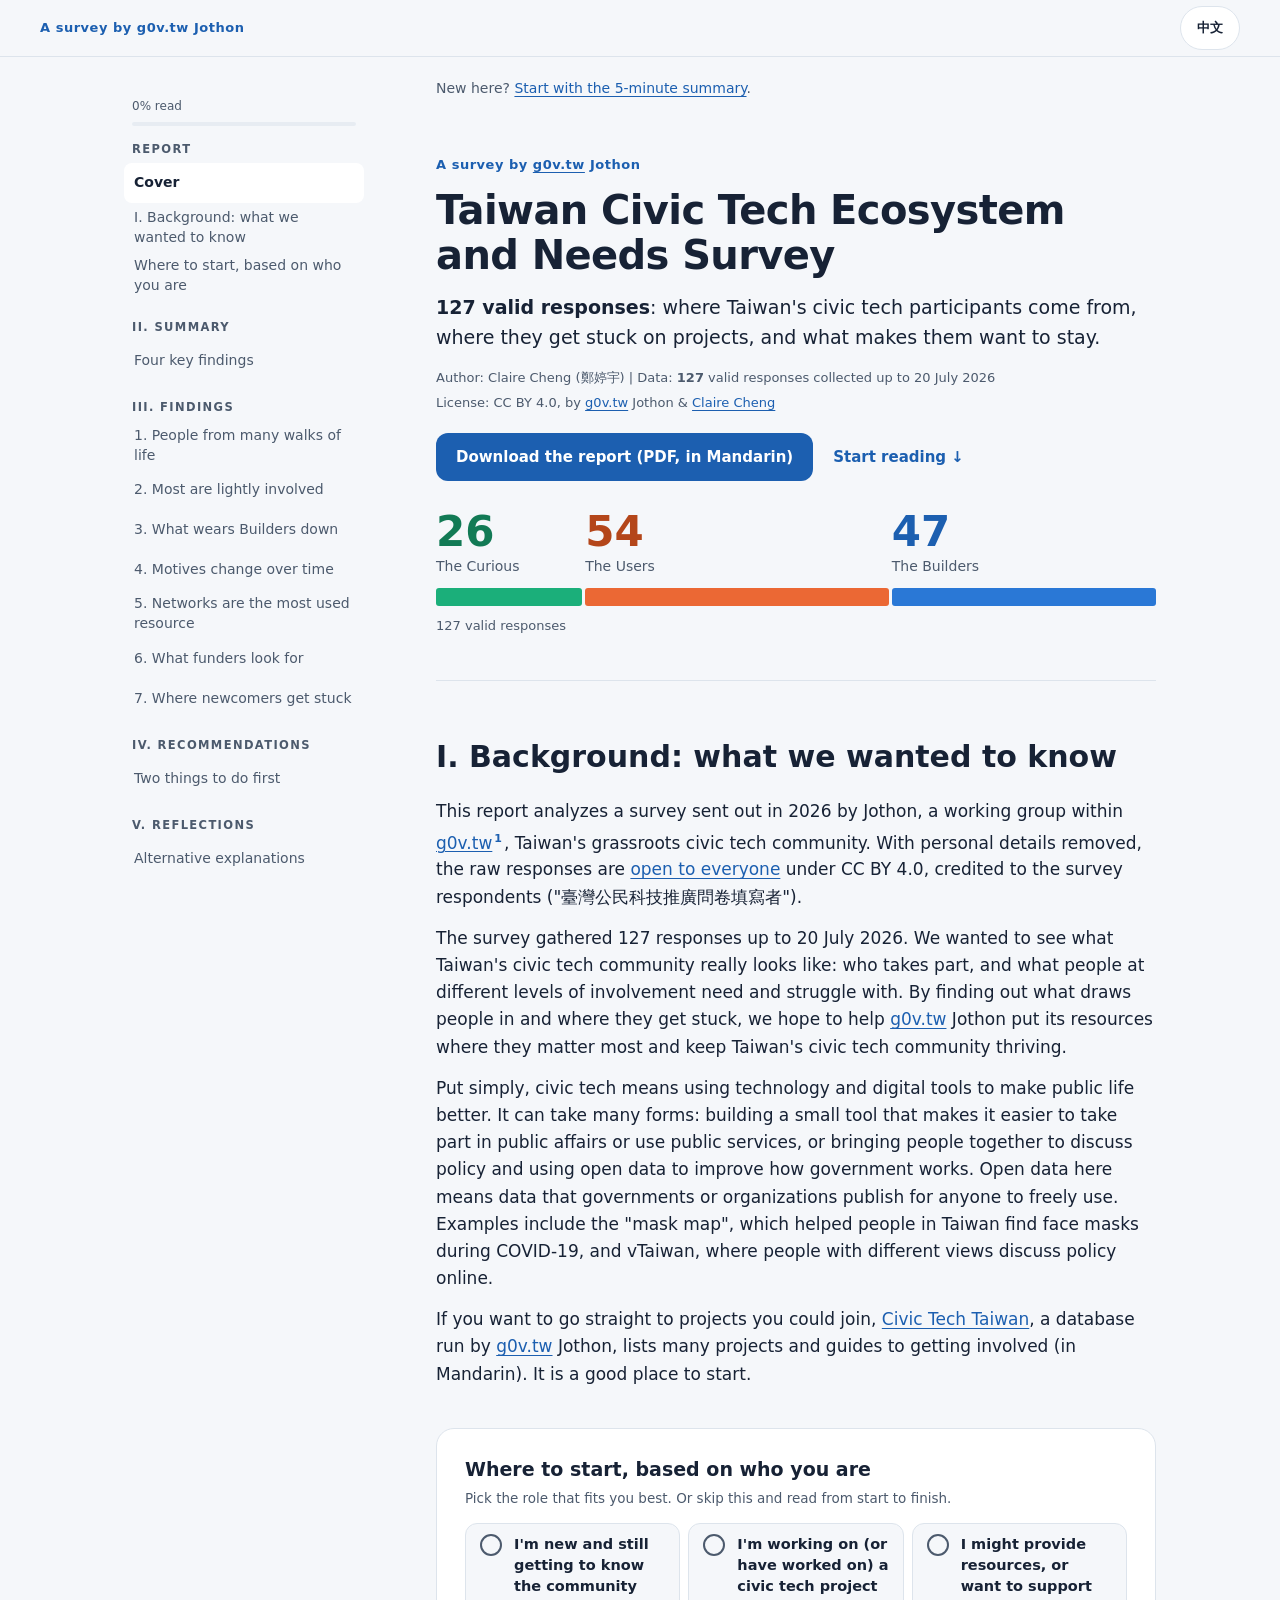
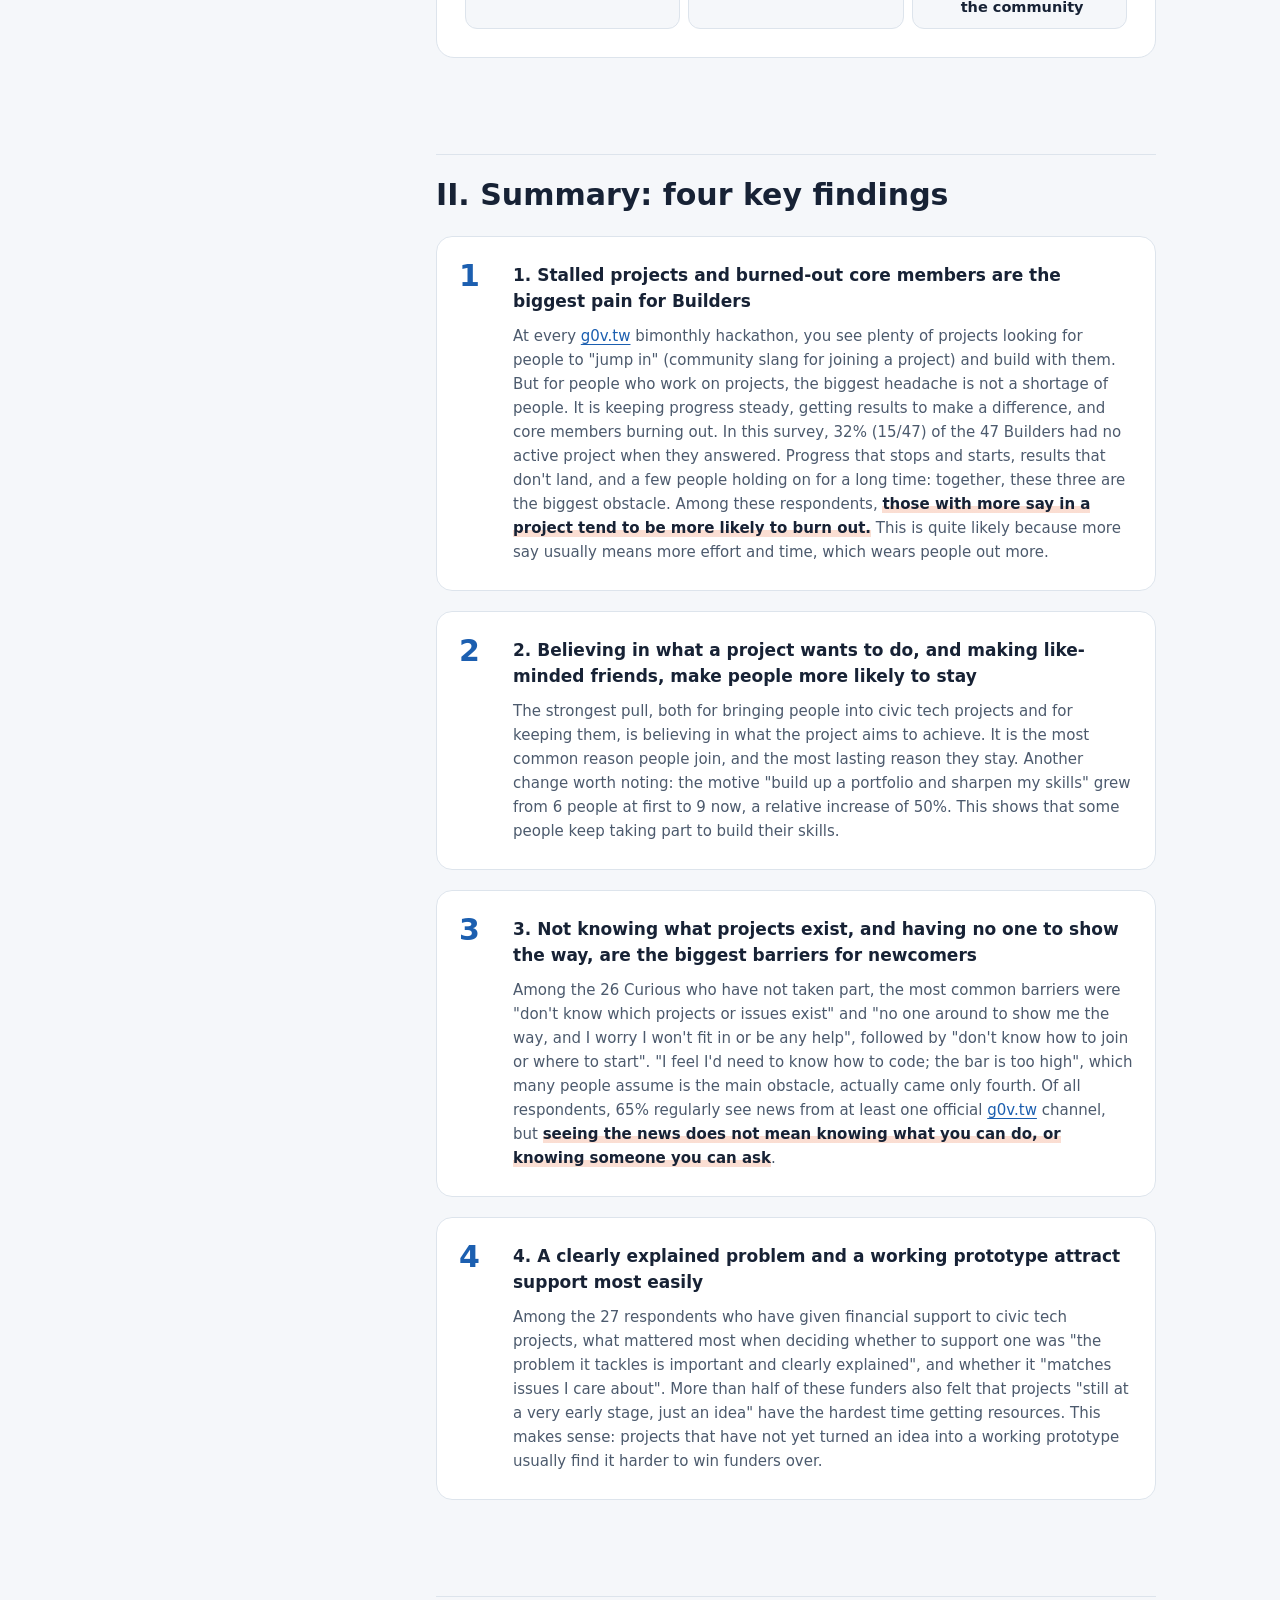
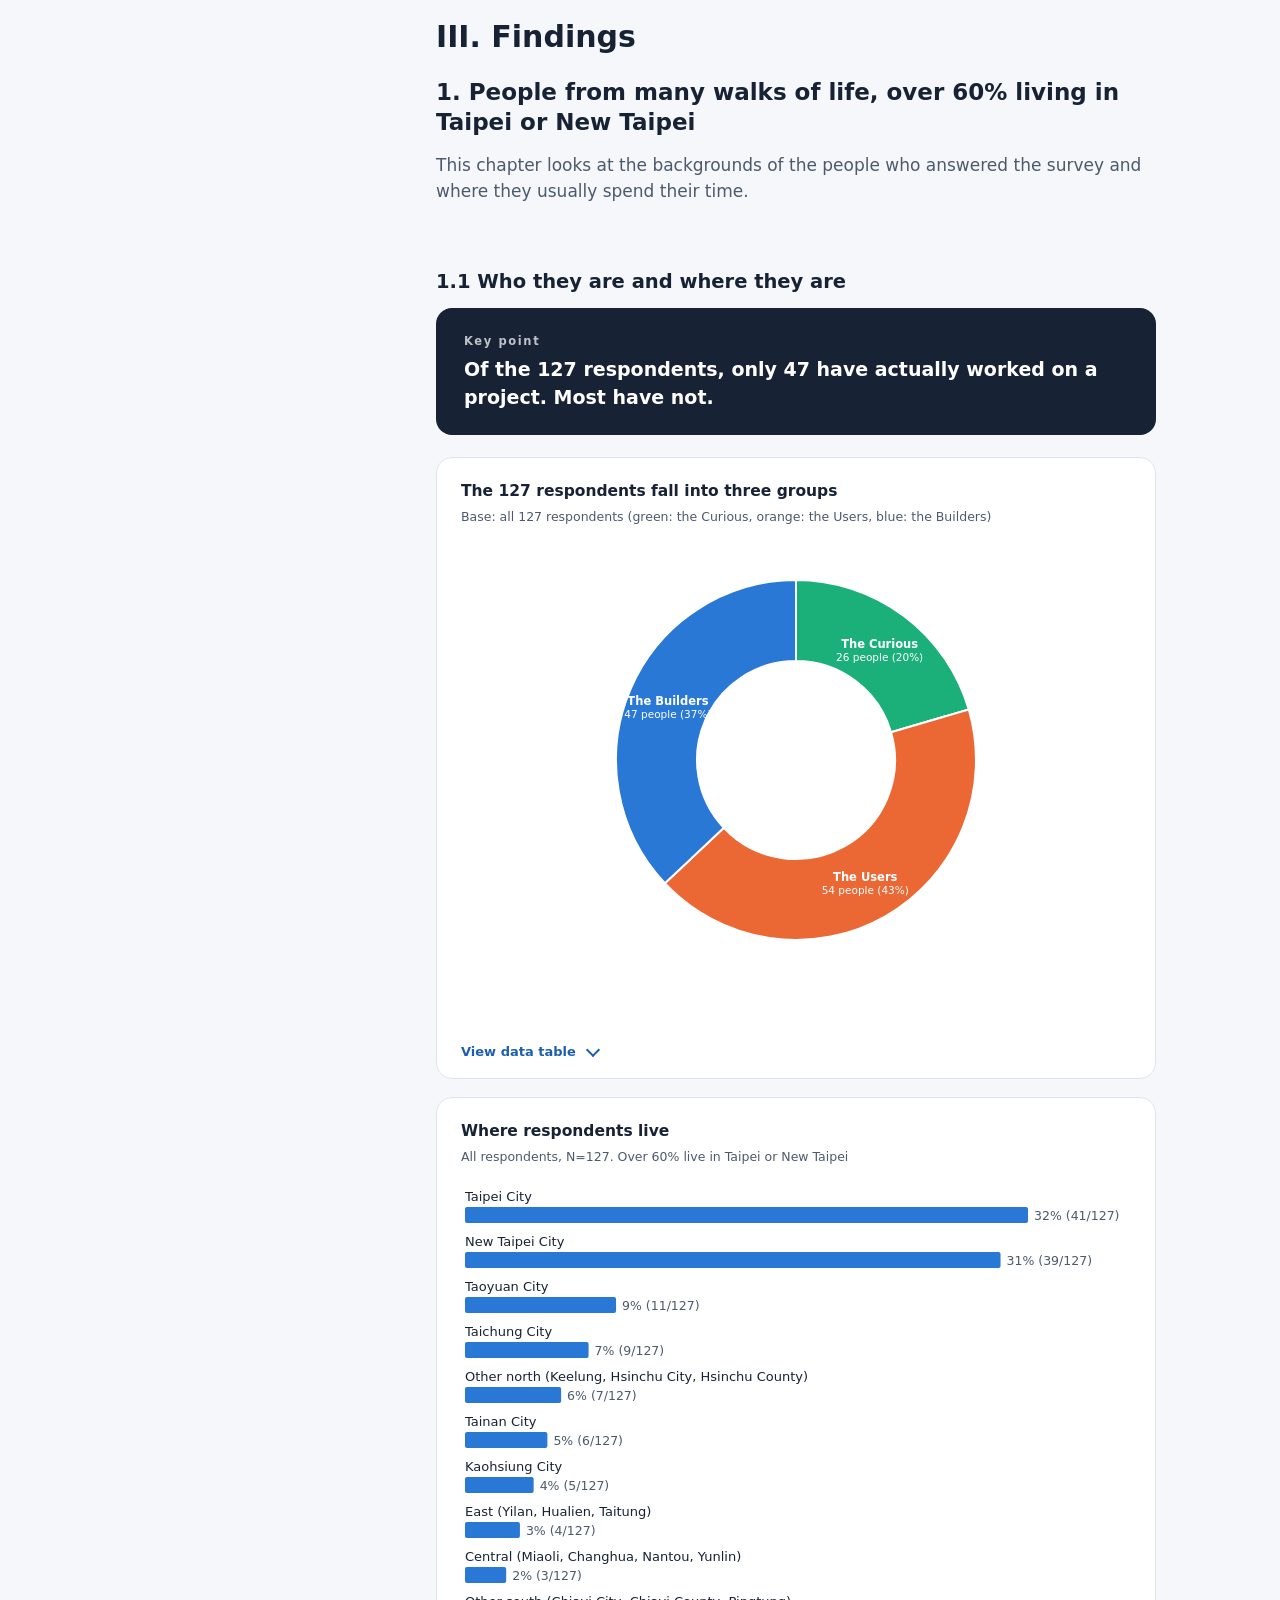
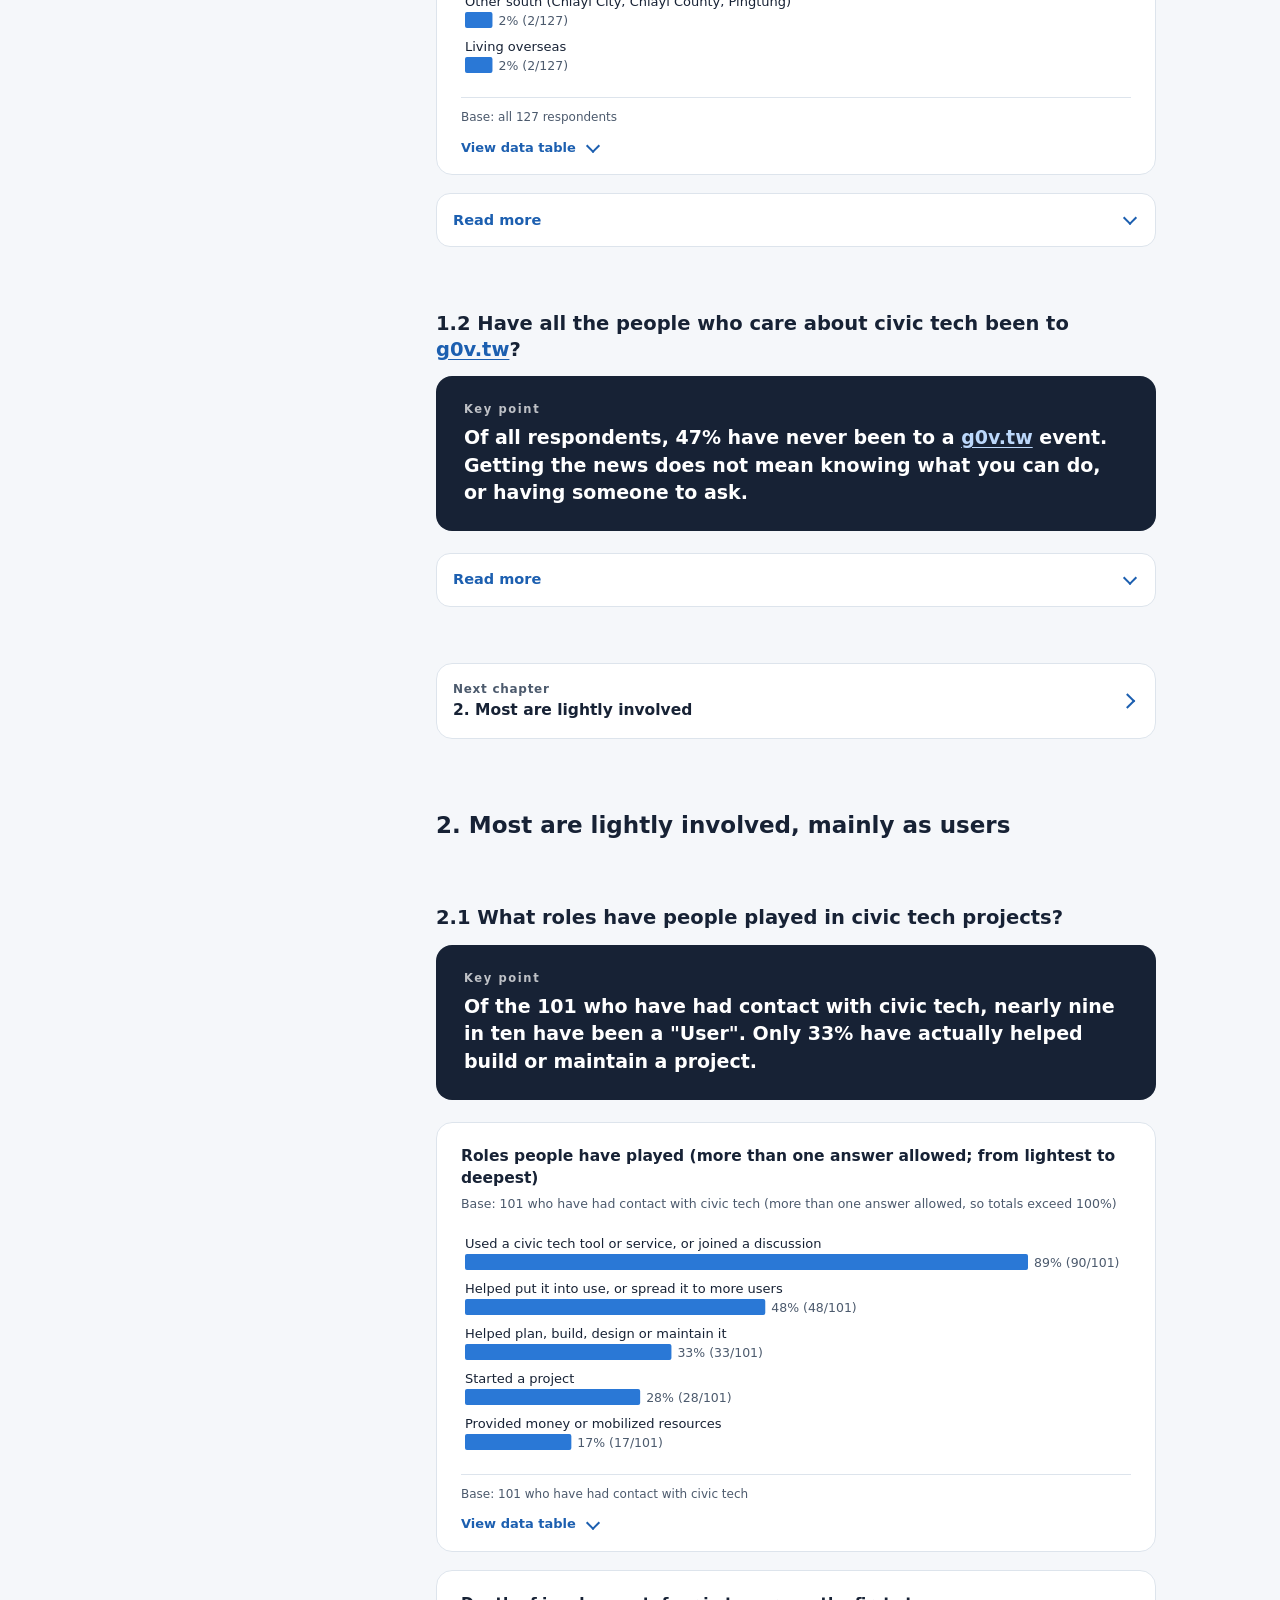
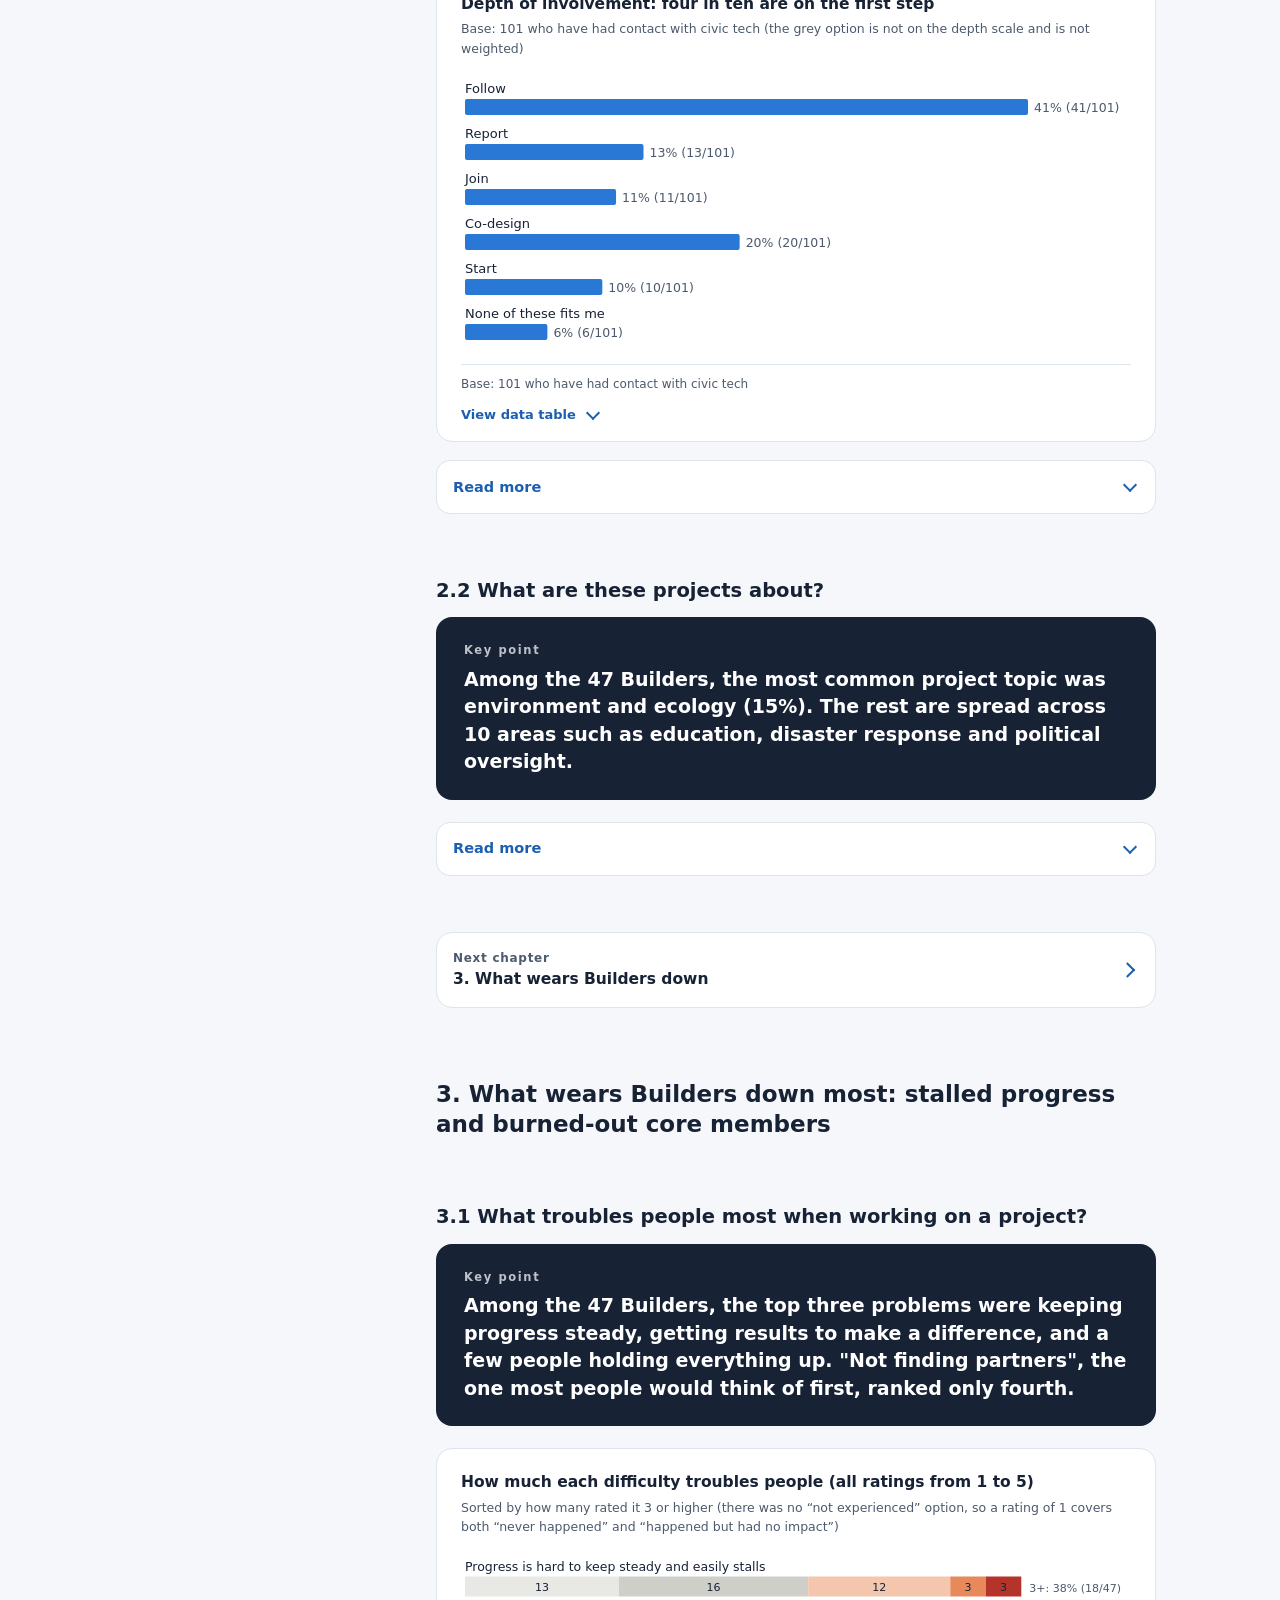
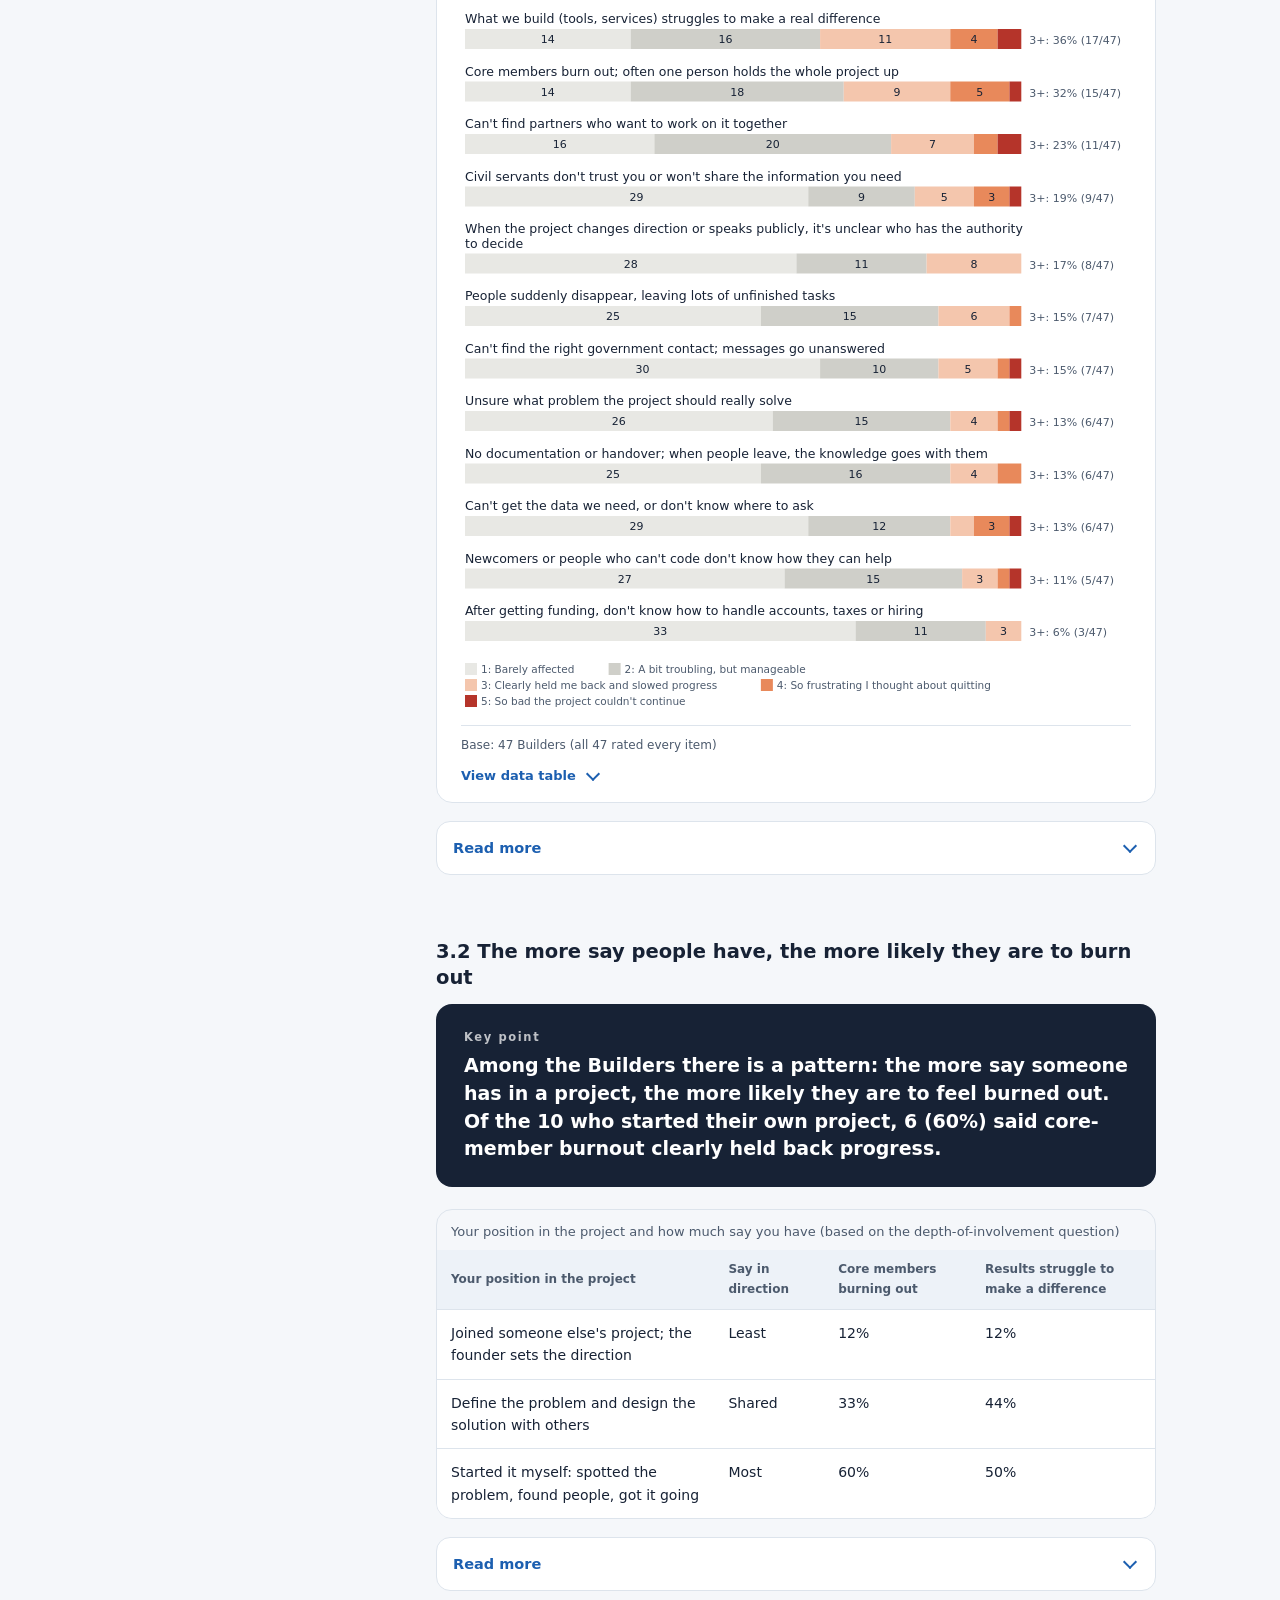
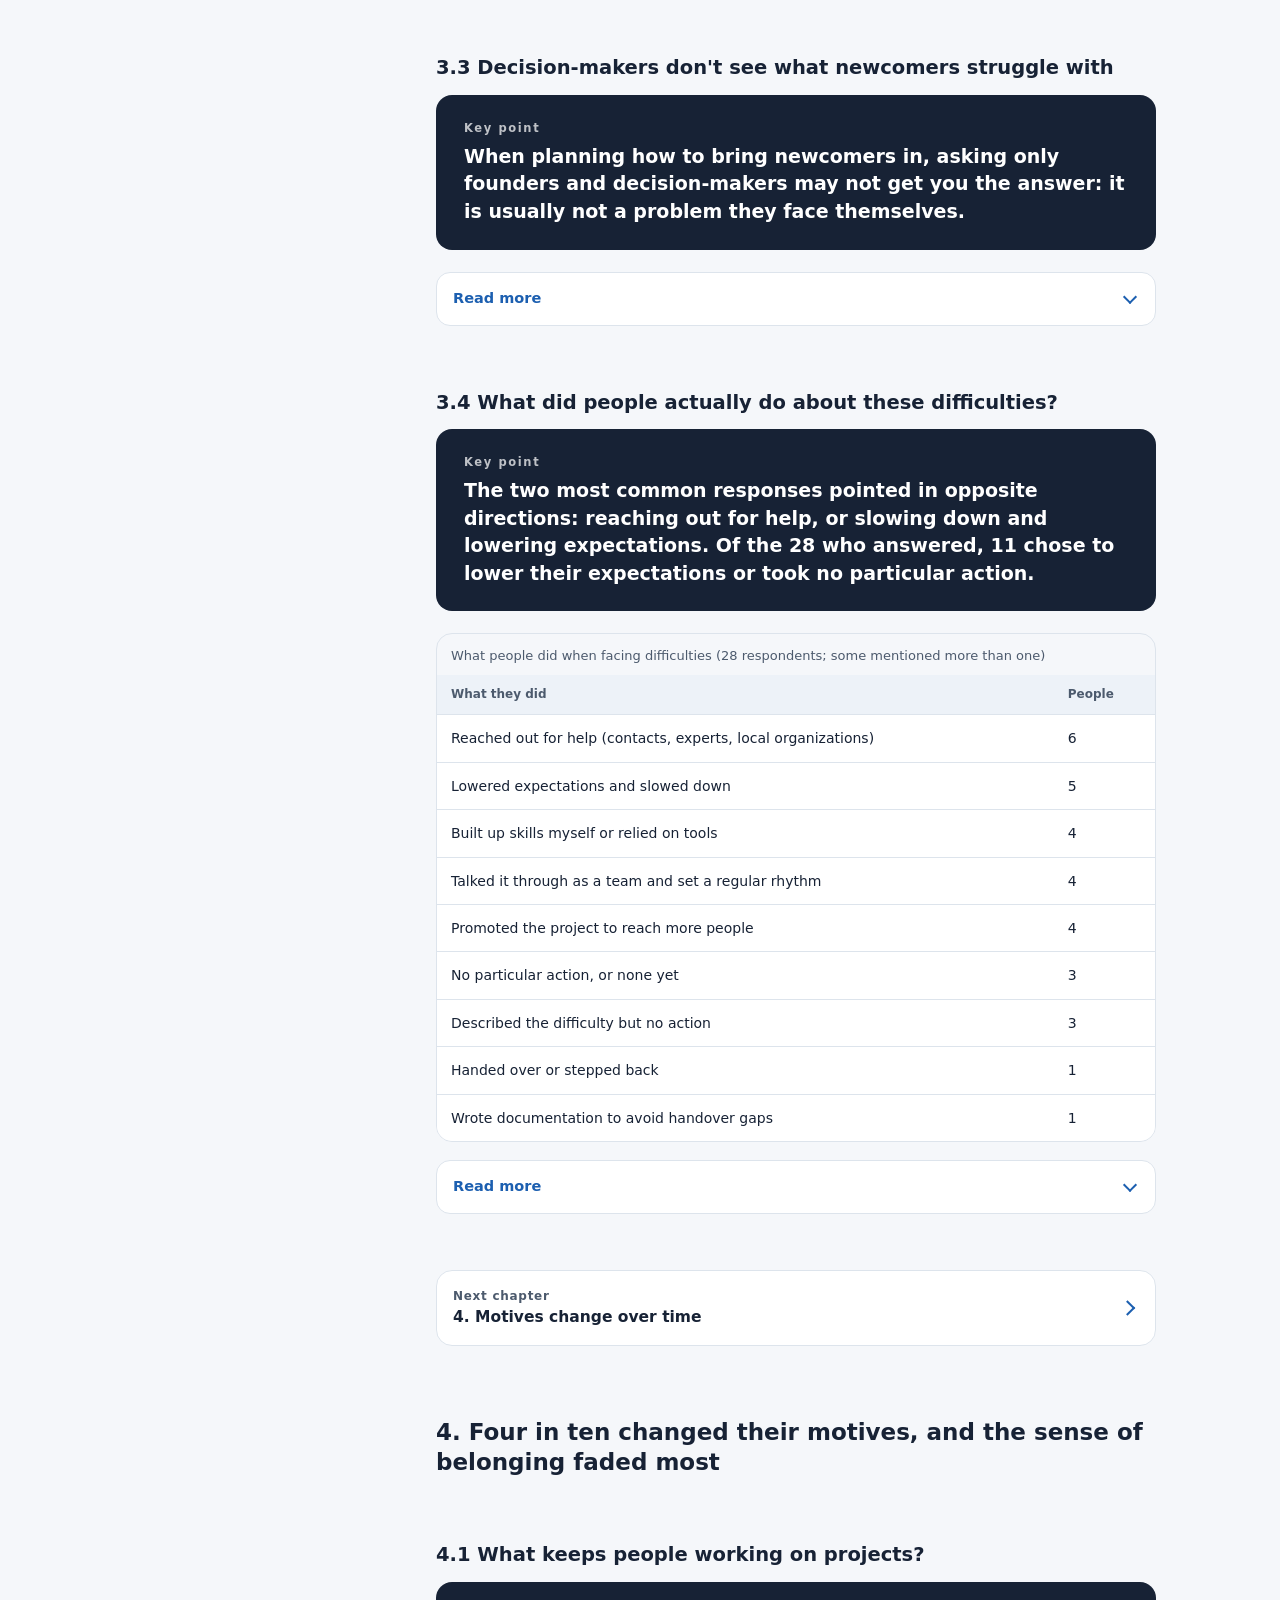
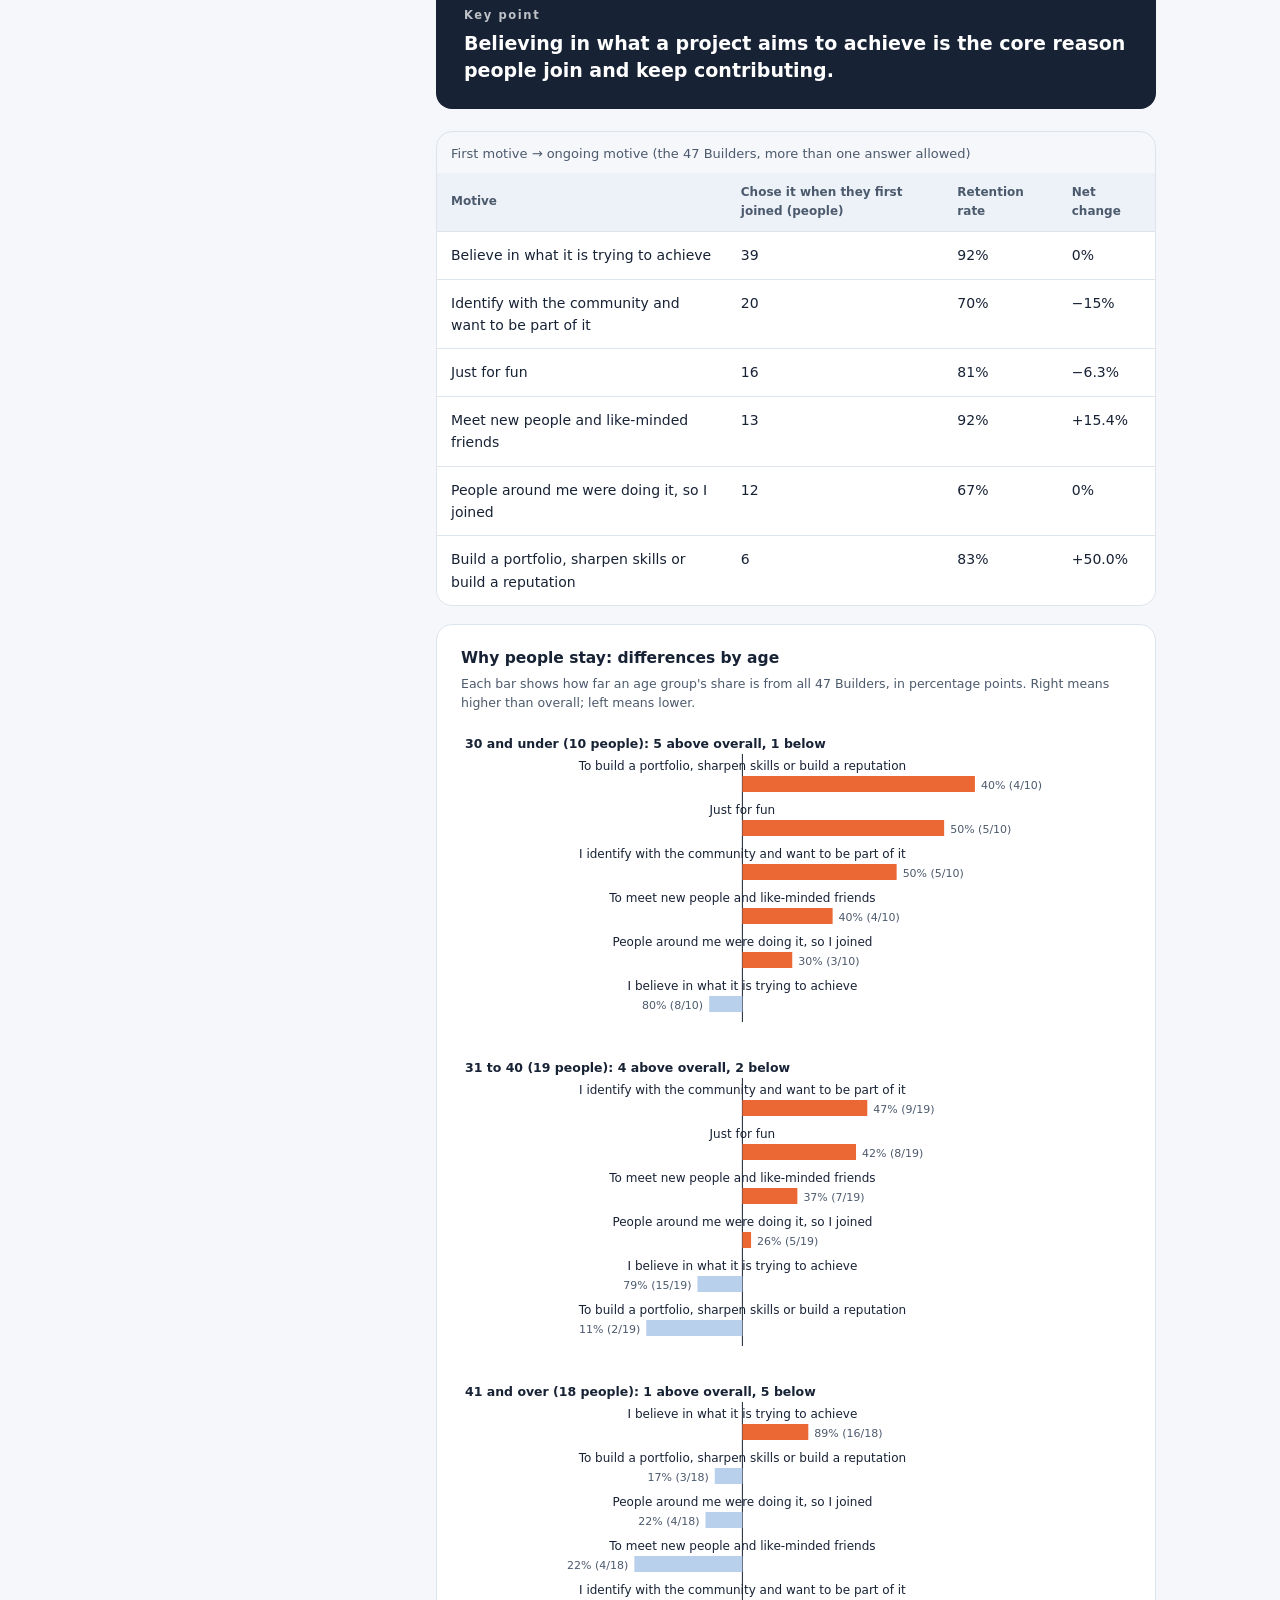
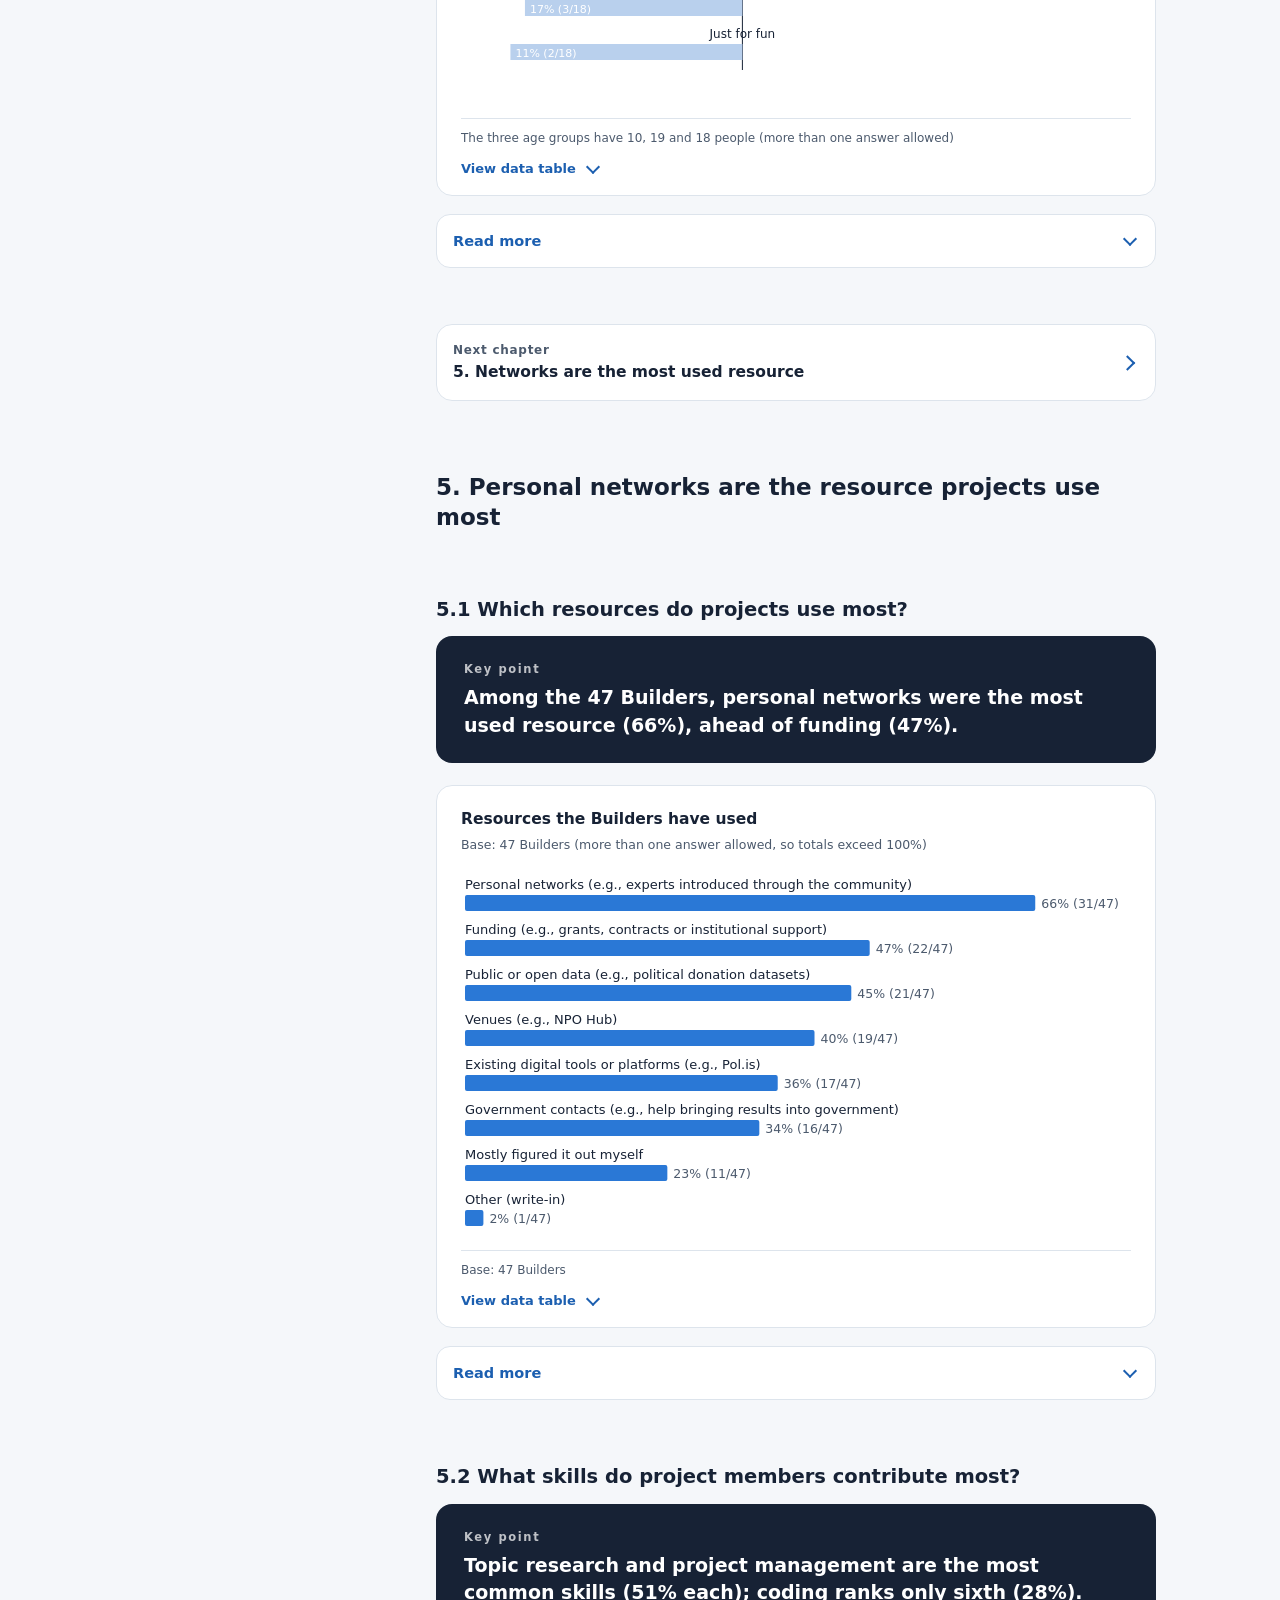
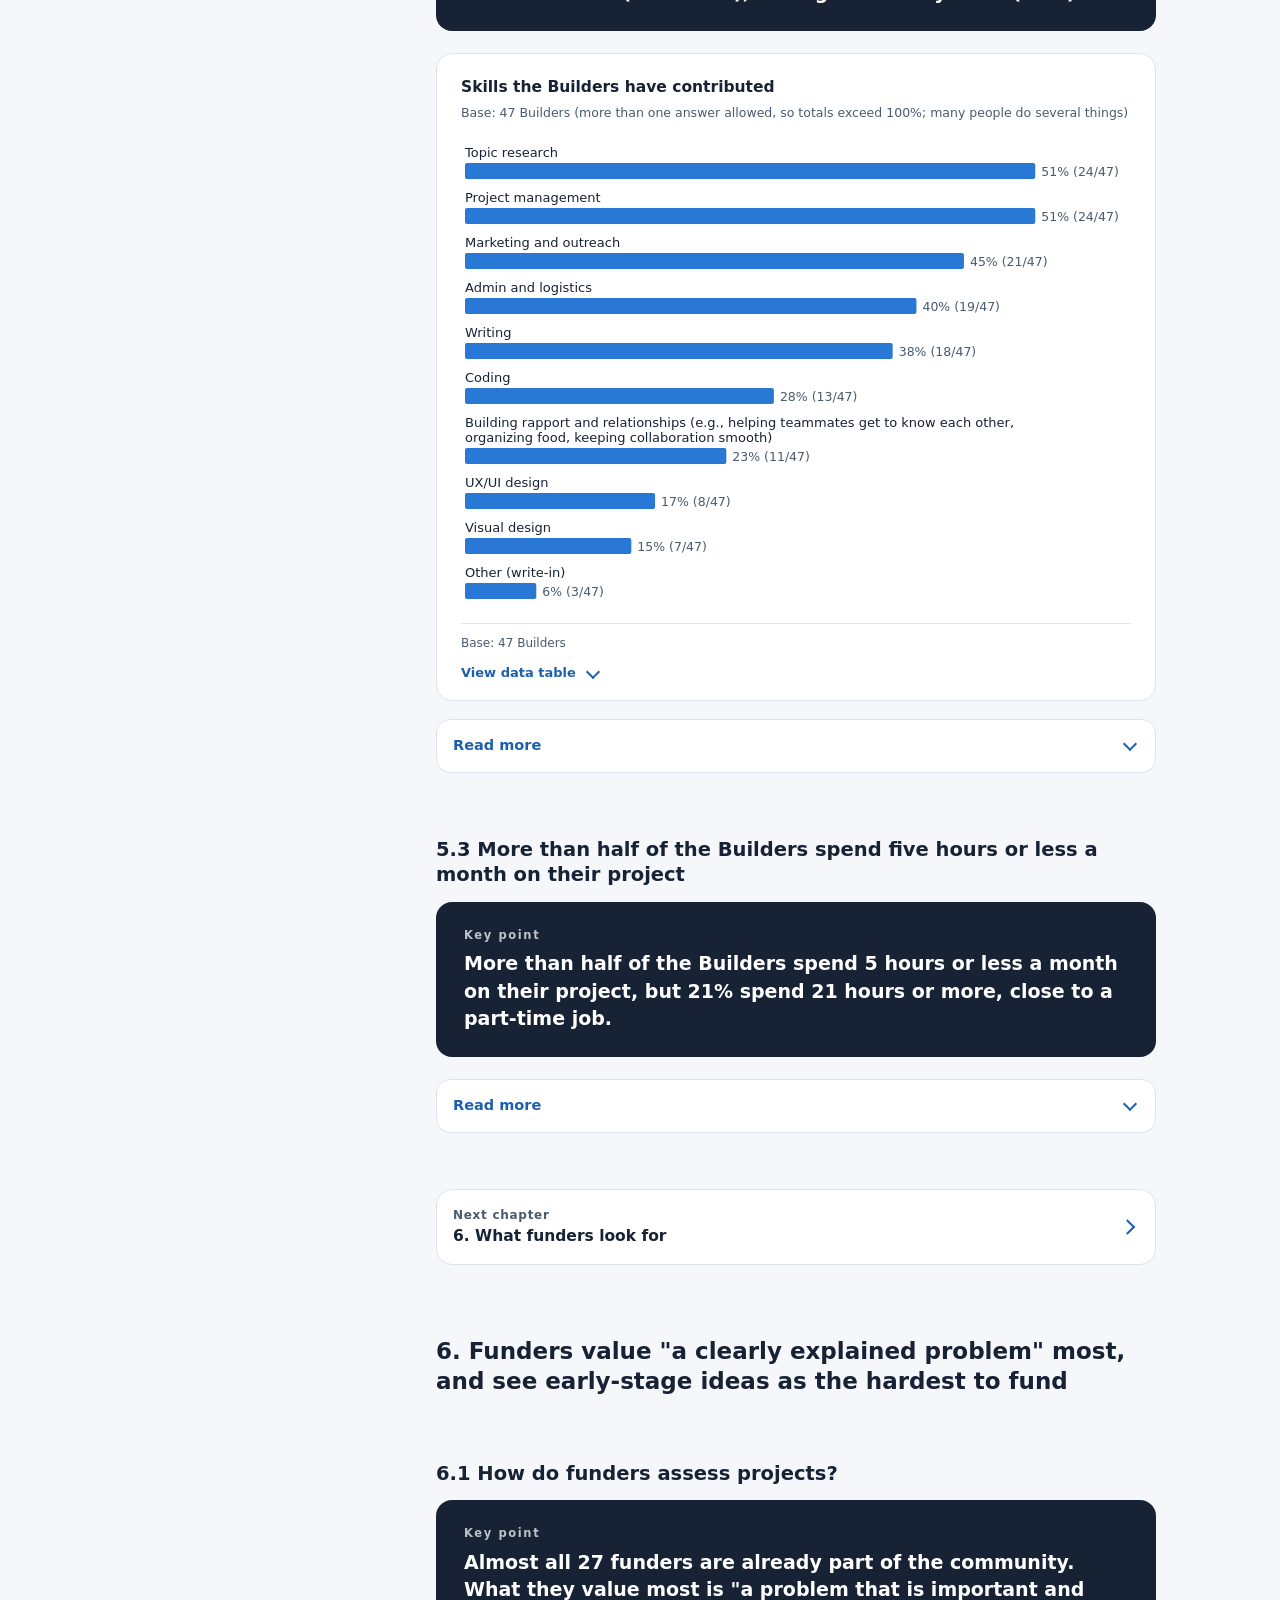
<file: docs/en/full/index.html>
<!doctype html>
<html lang="en">
<meta charset="utf-8">
<title>Taiwan Civic Tech Ecosystem and Needs Survey: Full Report</title>
<meta name="viewport" content="width=device-width, initial-scale=1">
<meta name="description" content="A survey run by g0v.tw Jothon, based on 127 responses: who takes part in Taiwan&#x27;s civic tech community, where they get stuck on projects, and what makes them want to stay.">
<meta name="color-scheme" content="only light">
<link rel="stylesheet" href="../../css/style.css">
<link rel="canonical" href="https://report.claire-cheng.com/en/full/">
<link rel="alternate" hreflang="zh-Hant" href="https://report.claire-cheng.com/full/">
<link rel="alternate" hreflang="en" href="https://report.claire-cheng.com/en/full/">

<a class="skip-link" href="#main">Skip to main content</a>

<header class="topbar">
  <a class="brand" href="#top">A survey by g0v.tw Jothon</a>
  <a class="lang-toggle" href="../../full/" hreflang="zh-Hant" lang="zh-Hant" title="閱讀中文版">中文</a>
</header>

<div class="sidebar-overlay" id="sidebarOverlay"></div>

<div class="layout">
  <aside class="sidebar" id="sidebar" aria-label="Contents">
    <div class="sheet-head"><span class="sheet-title">Contents</span><button type="button" class="sheet-close" id="sheetClose" aria-label="Close contents"></button></div>
    <div class="progress"><span id="progressLabel">0% read</span><div class="progress-track"><div class="progress-fill"></div></div></div>
    <nav>
      <h2>Report</h2>
      <ul>
        <li><a href="#top">Cover</a></li>
        <li><a href="#intro">I. Background: what we wanted to know</a></li>
        <li><a href="#persona">Where to start, based on who you are</a></li>
      </ul>
      <h2>II. Summary</h2>
      <ul>
        <li><a href="#summary">Four key findings</a></li>
      </ul>
      <h2>III. Findings</h2>
      <ul>
        <li><a href="#ch1">1. People from many walks of life</a>
          <ul class="sub">
            <li><a href="#ch1-1">1.1 Who they are and where they are</a></li>
            <li><a href="#ch1-2">1.2 Have they all been to g0v.tw?</a></li>
          </ul>
        </li>
        <li><a href="#ch2">2. Most are lightly involved</a>
          <ul class="sub">
            <li><a href="#ch2-1">2.1 Roles they have played</a></li>
            <li><a href="#ch2-2">2.2 What their projects are about</a></li>
          </ul>
        </li>
        <li><a href="#ch3">3. What wears Builders down</a>
          <ul class="sub">
            <li><a href="#ch3-1">3.1 What causes trouble</a></li>
            <li><a href="#ch3-2">3.2 More say, more burnout</a></li>
            <li><a href="#ch3-3">3.3 Decision-makers miss newcomers' struggles</a></li>
            <li><a href="#ch3-4">3.4 What people did about it</a></li>
          </ul>
        </li>
        <li><a href="#ch4">4. Motives change over time</a>
          <ul class="sub"><li><a href="#ch4-1">4.1 First and ongoing motives</a></li></ul>
        </li>
        <li><a href="#ch5">5. Networks are the most used resource</a>
          <ul class="sub">
            <li><a href="#ch5-1">5.1 Most useful resources</a></li>
            <li><a href="#ch5-2">5.2 Most common skills</a></li>
            <li><a href="#ch5-3">5.3 Hours per month</a></li>
          </ul>
        </li>
        <li><a href="#ch6">6. What funders look for</a>
          <ul class="sub">
            <li><a href="#ch6-1">6.1 How funders assess projects</a></li>
            <li><a href="#ch6-2">6.2 Which stage struggles most for support</a></li>
          </ul>
        </li>
        <li><a href="#ch7">7. Where newcomers get stuck</a>
          <ul class="sub">
            <li><a href="#ch7-1">7.1 Where the way in is, and where it breaks</a></li>
            <li><a href="#ch7-2">7.2 The main barriers</a></li>
            <li><a href="#ch7-3">7.3 What training people want</a></li>
          </ul>
        </li>
      </ul>
      <h2>IV. Recommendations</h2>
      <ul>
        <li><a href="#rec-1">Two things to do first</a>
          <ul class="sub">
            <li><a href="#rec-1-1">1.1 How to set priorities</a></li>
            <li><a href="#rec-1-2">1.2 Topics and tools to introduce</a></li>
            <li><a href="#rec-1-3">1.3 Resources for each stage</a></li>
            <li><a href="#rec-1-4">1.4 How to support the ecosystem</a></li>
          </ul>
        </li>
      </ul>
      <h2>V. Reflections</h2>
      <ul><li><a href="#reflect-1">Alternative explanations</a></li></ul>
      <h2>About</h2>
      <ul>
        <li><a href="#limits">Limitations to keep in mind</a></li>
        <li><a href="#about">License and data sources</a></li>
      </ul>
    </nav>
  </aside>

  <main id="main">
    <div class="dock">
      <div class="dock-where"><div class="dock-part" id="dockPart">Report</div><div class="dock-ch" id="dockCh">Cover</div><div class="progress-track" aria-hidden="true"><div class="progress-fill"></div></div></div>
      <button type="button" class="mobile-nav-toggle" id="mobileNavToggle" aria-expanded="false" aria-controls="sidebar">Contents</button>
    </div>
    <div class="content">

      <p class="summary-hint">New here? <a href="../">Start with the 5-minute summary</a>.</p>
      <header id="top" class="cover">
        <p class="cover-eyebrow">A survey by <a href="https://g0v.tw/" target="_blank" rel="noopener">g0v.tw</a> Jothon</p>
        <h1 class="report-title">Taiwan Civic Tech Ecosystem and Needs Survey</h1>
        <p class="cover-hook"><strong>127 valid responses</strong>: where Taiwan's civic tech participants come from, where they get stuck on projects, and what makes them want to stay.</p>
        <p class="meta-line">Author: Claire Cheng (鄭婷宇) | Data: <strong>127</strong> valid responses collected up to 20 July 2026</p>
        <p class="meta-line">License: CC BY 4.0, by <a href="https://g0v.tw/" target="_blank" rel="noopener">g0v.tw</a> Jothon &amp; <a href="https://claire-cheng.com/en" target="_blank" rel="noopener">Claire Cheng</a></p>
        <p class="download-row"><a class="download-link" href="https://drive.google.com/file/d/1sjmVg55kwz9KhXLgtFsSFg_uNhs2AjOz/view?usp=sharing" target="_blank" rel="noopener">Download the report (PDF, in Mandarin) </a> <a class="btn-ghost" href="#intro">Start reading ↓</a></p>
        <figure class="layer-band" role="img" aria-label="127 respondents: 26 Curious, 54 Users, 47 Builders">
          <div class="band-labels" aria-hidden="true"><div class="never"><div class="bl-n never">26</div><div class="bl-t">The Curious</div></div><div class="aware"><div class="bl-n aware">54</div><div class="bl-t">The Users</div></div><div class="done"><div class="bl-n done">47</div><div class="bl-t">The Builders</div></div></div>
          <div class="band" aria-hidden="true"><i class="never"></i><i class="aware"></i><i class="done"></i></div>
          <div class="band-cap" aria-hidden="true">127 valid responses</div>
        </figure>
      </header>

      <section id="intro" class="chapter">
        <h2 class="part-title">I. Background: what we wanted to know</h2>
        <p>This report analyzes a survey sent out in 2026 by Jothon, a working group within <a href="https://g0v.tw/" target="_blank" rel="noopener">g0v.tw</a><sup><a href="#fn1">1</a></sup>, Taiwan's grassroots civic tech community. With personal details removed, the raw responses are <a href="https://docs.google.com/spreadsheets/d/1Z7am3yalgPbQLureQS0tWTofSKrLJRAI4473pFLErag/edit?usp=sharing" target="_blank" rel="noopener">open to everyone</a> under CC BY 4.0, credited to the survey respondents ("臺灣公民科技推廣問卷填寫者").</p>
        <p>The survey gathered 127 responses up to 20 July 2026. We wanted to see what Taiwan's civic tech community really looks like: who takes part, and what people at different levels of involvement need and struggle with. By finding out what draws people in and where they get stuck, we hope to help <a href="https://g0v.tw/" target="_blank" rel="noopener">g0v.tw</a> Jothon put its resources where they matter most and keep Taiwan's civic tech community thriving.</p>
        <p>Put simply, civic tech means using technology and digital tools to make public life better. It can take many forms: building a small tool that makes it easier to take part in public affairs or use public services, or bringing people together to discuss policy and using open data to improve how government works. Open data here means data that governments or organizations publish for anyone to freely use. Examples include the "mask map", which helped people in Taiwan find face masks during COVID-19, and vTaiwan, where people with different views discuss policy online.</p>
        <p>If you want to go straight to projects you could join, <a href="https://civictech.tw/" target="_blank" rel="noopener">Civic Tech Taiwan</a>, a database run by <a href="https://g0v.tw/" target="_blank" rel="noopener">g0v.tw</a> Jothon, lists many projects and guides to getting involved (in Mandarin). It is a good place to start.</p>
      </section>

      <section id="persona" class="persona-picker chapter" aria-label="Reading suggestions by role">
        <h3>Where to start, based on who you are</h3>
        <p>Pick the role that fits you best. Or skip this and read from start to finish.</p>
        <div class="persona-buttons" role="radiogroup" aria-label="Where to start, based on who you are">
          <button type="button" class="persona-btn" role="radio" aria-checked="false" data-persona="newcomer">I'm new and still getting to know the community</button>
          <button type="button" class="persona-btn" role="radio" aria-checked="false" data-persona="doing">I'm working on (or have worked on) a civic tech project</button>
          <button type="button" class="persona-btn" role="radio" aria-checked="false" data-persona="funder">I might provide resources, or want to support the community</button>
        </div>
        <div class="persona-result" id="personaResult"></div>
      </section>

      <section id="summary" class="chapter">
        <h2 class="part-title">II. Summary: four key findings</h2>
        <ol class="finding-list">
          <li>
            <strong>1. Stalled projects and burned-out core members are the biggest pain for Builders</strong>
            <p>At every <a href="https://g0v.tw/" target="_blank" rel="noopener">g0v.tw</a> bimonthly hackathon, you see plenty of projects looking for people to "jump in" (community slang for joining a project) and build with them. But for people who work on projects, the biggest headache is not a shortage of people. It is keeping progress steady, getting results to make a difference, and core members burning out. In this survey, 32% (15/47) of the 47 Builders had no active project when they answered. Progress that stops and starts, results that don't land, and a few people holding on for a long time: together, these three are the biggest obstacle. Among these respondents, <strong>those with more say in a project tend to be more likely to burn out.</strong> This is quite likely because more say usually means more effort and time, which wears people out more.</p>
          </li>
          <li>
            <strong>2. Believing in what a project wants to do, and making like-minded friends, make people more likely to stay</strong>
            <p>The strongest pull, both for bringing people into civic tech projects and for keeping them, is believing in what the project aims to achieve. It is the most common reason people join, and the most lasting reason they stay. Another change worth noting: the motive "build up a portfolio and sharpen my skills" grew from 6 people at first to 9 now, a relative increase of 50%. This shows that some people keep taking part to build their skills.</p>
          </li>
          <li>
            <strong>3. Not knowing what projects exist, and having no one to show the way, are the biggest barriers for newcomers</strong>
            <p>Among the 26 Curious who have not taken part, the most common barriers were "don't know which projects or issues exist" and "no one around to show me the way, and I worry I won't fit in or be any help", followed by "don't know how to join or where to start". "I feel I'd need to know how to code; the bar is too high", which many people assume is the main obstacle, actually came only fourth. Of all respondents, 65% regularly see news from at least one official <a href="https://g0v.tw/" target="_blank" rel="noopener">g0v.tw</a> channel, but <strong>seeing the news does not mean knowing what you can do, or knowing someone you can ask</strong>.</p>
          </li>
          <li>
            <strong>4. A clearly explained problem and a working prototype attract support most easily</strong>
            <p>Among the 27 respondents who have given financial support to civic tech projects, what mattered most when deciding whether to support one was "the problem it tackles is important and clearly explained", and whether it "matches issues I care about". More than half of these funders also felt that projects "still at a very early stage, just an idea" have the hardest time getting resources. This makes sense: projects that have not yet turned an idea into a working prototype usually find it harder to win funders over.</p>
          </li>
        </ol>
      </section>

      <section id="ch1" class="chapter">
        <h2 class="part-title">III. Findings</h2>
        <h2>1. People from many walks of life, over 60% living in Taipei or New Taipei</h2>
        <p class="lede">This chapter looks at the backgrounds of the people who answered the survey and where they usually spend their time.</p>

        <h3 id="ch1-1">1.1 Who they are and where they are</h3>
        <div class="insight-card">
          <span class="insight-icon" aria-hidden="true">👥</span>
          <div class="insight-body">
          <span class="insight-label">Key point</span>
          <p class="insight-text">Of the 127 respondents, only 47 have actually worked on a project. Most have not.</p>
        </div>
        </div>

        <div class="chart-block" data-chart="fig01_layers"></div>
        <div class="chart-block" data-chart="fig02_region"></div>

        <details class="full-explanation">
          <summary>Read more</summary>
          <div class="full-explanation-body">
            <p>The 127 responses fall roughly into three groups:</p>
            <ul>
              <li><strong>The Curious</strong>: 26 people who have heard of or seen civic tech, but have not actually got involved.</li>
              <li><strong>The Users</strong>: 54 people who know the community but have not worked on any project.</li>
              <li><strong>The Builders</strong>: 47 people who have actually worked on at least one civic tech project. Later questions about "what got stuck" and "what keeps people going" were answered only by these 47, because they asked about specific project experience.</li>
            </ul>
            <p><strong>Most respondents are aged 31 to 50</strong>: 35% are 31 to 40 and 29% are 41 to 50, while only 5.5% are 20 or under. By gender, 50% are men, 41% women, and 9% other or prefer not to say.</p>
            <p><strong>Respondents come from a wide range of work backgrounds</strong>: freelancers and nonprofit workers are the largest groups, at 20% each, followed by schools or research institutions (16%), companies or startups (16%), students (13%) and the public sector (8%). Of the 55 who told us more about their organization, 27% work at nonprofits and associations, 25% at academic and research institutions, and 22% at companies and startups. People who care about civic tech come from many industries and organizations, not one field.</p>
            <p>But looking only at where people live understates how far their connections reach. The survey also asked "Besides where you live, which regions do you have close ties to?" 63 people answered: 34 named places in central, southern or eastern Taiwan (such as Taichung, Tainan, Kaohsiung and Hualien), and 14 mentioned places overseas. Even among the 79 who live in Taipei or New Taipei, 20 also have close ties to central, southern or eastern Taiwan, and 8 to places overseas. Most respondents live in the capital region, but their personal networks reach much further.</p>
          </div>
        </details>

        <h3 id="ch1-2">1.2 Have all the people who care about civic tech been to <a href="https://g0v.tw/" target="_blank" rel="noopener">g0v.tw</a>?</h3>
        <div class="insight-card">
          <span class="insight-icon" aria-hidden="true">📡</span>
          <div class="insight-body">
          <span class="insight-label">Key point</span>
          <p class="insight-text">Of all respondents, 47% have never been to a <a href="https://g0v.tw/" target="_blank" rel="noopener">g0v.tw</a> event. Getting the news does not mean knowing what you can do, or having someone to ask.</p>
        </div>
        </div>
        <details class="full-explanation">
          <summary>Read more</summary>
          <div class="full-explanation-body">
            <p>Of all respondents, 47% (60/127) have never been to a <a href="https://g0v.tw/" target="_blank" rel="noopener">g0v.tw</a> event. Even among the 47 Builders, 28% (13/47) have never been to a <a href="https://g0v.tw/" target="_blank" rel="noopener">g0v.tw</a> event.</p>
            <p>When asked "Where do you get information about civic tech?", 59% chose "nonprofit organizations", more than the 54% who chose "open source communities (including <a href="https://g0v.tw/" target="_blank" rel="noopener">g0v.tw</a>)". <a href="https://g0v.tw/" target="_blank" rel="noopener">g0v.tw</a> is an important hub in the ecosystem, but not the only way in.</p>
          </div>
        </details>
      </section>

      <section id="ch2" class="chapter">
        <h2>2. Most are lightly involved, mainly as users</h2>

        <h3 id="ch2-1">2.1 What roles have people played in civic tech projects?</h3>
        <div class="insight-card">
          <span class="insight-icon" aria-hidden="true">🎭</span>
          <div class="insight-body">
          <span class="insight-label">Key point</span>
          <p class="insight-text">Of the 101 who have had contact with civic tech, nearly nine in ten have been a "User". Only 33% have actually helped build or maintain a project.</p>
        </div>
        </div>

        <div class="chart-block" data-chart="fig03_roles"></div>
        <div class="chart-block" data-chart="fig04_depth"></div>

        <details class="full-explanation">
          <summary>Read more</summary>
          <div class="full-explanation-body">
            <p>The survey asked which roles people have played in civic tech projects (more than one answer allowed). Among the 101 who have had contact with civic tech: 89% have used a tool or joined a discussion, 48% have helped put something into use or spread it, 33% have helped plan, build, design or maintain a project, 28% have started a project, and 17% have provided money or mobilized resources.</p>
            <p>46 people (46%) ticked only one role; just 10 (10%) ticked all five. <strong>A large group sticks to one thing, while a small group does almost everything</strong>, and the spread in between is uneven. The more deeply involved people are, the more roles they usually take on at once.</p>
            <p>The survey also asked a single-choice question: "Which statement best describes what you do in the civic tech community?" The five options run from the least to the most say over a project's direction: Follow (read about issues and results), Report (provide information when a project asks, such as road conditions or pollution data), Join (help get things done on projects others started), Co-design (define the problem and design the solution with others) and Start (spot a problem, find partners and launch a project). Another 6 people chose "None of these fits me", which is left off this scale. Of the 101, 41% chose the lightest level, "Follow".</p>
            <p>Of the 46 who ticked only one role, 42 ticked the one with the lowest bar, "used a tool or joined a discussion", and 30 of them were at the "Follow" level of involvement. "Doing only one thing" largely reflects "being lightly involved".</p>
            <p>One more thing worth noting: <strong>people who build projects have not necessarily used other people's civic tech</strong>. 38 people ticked "helped plan, build, design or maintain" or "started a project" (counting those who ticked both only once), and 7 of them (18%) did not tick "used a tool or joined a discussion".</p>
          </div>
        </details>

        <h3 id="ch2-2">2.2 What are these projects about?</h3>
        <div class="insight-card">
          <span class="insight-icon" aria-hidden="true">🧩</span>
          <div class="insight-body">
          <span class="insight-label">Key point</span>
          <p class="insight-text">Among the 47 Builders, the most common project topic was environment and ecology (15%). The rest are spread across 10 areas such as education, disaster response and political oversight.</p>
        </div>
        </div>
        <details class="full-explanation">
          <summary>Read more</summary>
          <div class="full-explanation-body">
            <p>Each of the 47 described in one sentence "what problem their most recent project aims to solve". After sorting these by hand into 11 categories, the most common topic was environment and ecology, with 7 people (15%). Second was "Other", with 6 people (13%), covering topics such as housing, health care, energy and digital identity. Next came education and learning, community-building and collaboration tools, and disaster prevention and public safety, with 5 people each (11%); then political oversight and open parliament, land use, cities and local communities, and public discussion and opinion tools, with 4 each (9%). The rest were transport and roads (3 people), working with government and civil servants (2), and fact-checking misinformation (2).</p>
            <p>Of these, 15 people's projects deal with topics that require working with the public sector. This fits with Chapter 7, where "Working with government" was the most wanted event.</p>
            <p>The survey looks at the same people from two angles: their overall experience, not tied to any one project (this chapter), and "the project they worked on most recently" (Chapters 3 to 5). The two are kept separate, because someone who often starts projects in the community may not be the founder of the project they worked on most recently.</p>
          </div>
        </details>
      </section>

      <section id="ch3" class="chapter">
        <h2>3. What wears Builders down most: stalled progress and burned-out core members</h2>

        <h3 id="ch3-1">3.1 What troubles people most when working on a project?</h3>
        <div class="insight-card">
          <span class="insight-icon" aria-hidden="true">😣</span>
          <div class="insight-body">
          <span class="insight-label">Key point</span>
          <p class="insight-text">Among the 47 Builders, the top three problems were keeping progress steady, getting results to make a difference, and a few people holding everything up. "Not finding partners", the one most people would think of first, ranked only fourth.</p>
        </div>
        </div>

        <div class="chart-block" data-chart="fig05_trouble"></div>

        <details class="full-explanation">
          <summary>Read more</summary>
          <div class="full-explanation-body">
            <p>Only the 47 Builders answered these questions. The survey listed 13 common difficulties and asked them to rate each one. We use two measures: a rating of 3 or higher (3, 4 and 5 combined) means the problem really held back progress; 4 or higher (4 and 5 combined) means it was bad enough to make them want to quit.</p>
            <p><strong>The top three problems were keeping progress steady, getting results to make a difference, and a few people holding everything up. "Can't find partners who want to work on it together", the one most people would think of first, ranked fourth.</strong> These three may feed into each other: when momentum breaks, results are slow to appear; without results, it is harder to show the project is worth the effort; fewer people step in, and the load falls back on the few.</p>
          </div>
        </details>

        <h3 id="ch3-2">3.2 The more say people have, the more likely they are to burn out</h3>
        <div class="insight-card">
          <span class="insight-icon" aria-hidden="true">⚖️</span>
          <div class="insight-body">
          <span class="insight-label">Key point</span>
          <p class="insight-text">Among the Builders there is a pattern: the more say someone has in a project, the more likely they are to feel burned out. Of the 10 who started their own project, 6 (60%) said core-member burnout clearly held back progress.</p>
        </div>
        </div>
        <div class="table-wrap">
          <table>
            <caption>Your position in the project and how much say you have (based on the depth-of-involvement question)</caption>
            <thead><tr><th>Your position in the project</th><th>Say in direction</th><th>Core members burning out</th><th>Results struggle to make a difference</th></tr></thead>
            <tbody>
              <tr><td>Joined someone else's project; the founder sets the direction</td><td>Least</td><td>12%</td><td>12%</td></tr>
              <tr><td>Define the problem and design the solution with others</td><td>Shared</td><td>33%</td><td>44%</td></tr>
              <tr><td>Started it myself: spotted the problem, found people, got it going</td><td>Most</td><td>60%</td><td>50%</td></tr>
            </tbody>
          </table>
        </div>
        <details class="full-explanation">
          <summary>Read more</summary>
          <div class="full-explanation-body">
            <p>Among these respondents, those more deeply involved and with more say were more likely to face core-member burnout (quite likely their own) and to worry that the results would not make a difference.</p>
          </div>
        </details>

        <h3 id="ch3-3">3.3 Decision-makers don't see what newcomers struggle with</h3>
        <div class="insight-card">
          <span class="insight-icon" aria-hidden="true">👁️</span>
          <div class="insight-body">
          <span class="insight-label">Key point</span>
          <p class="insight-text">When planning how to bring newcomers in, asking only founders and decision-makers may not get you the answer: it is usually not a problem they face themselves.</p>
        </div>
        </div>
        <details class="full-explanation">
          <summary>Read more</summary>
          <div class="full-explanation-body">
            <p>On the item "Newcomers or people who can't code don't know how they can help", the people who feel it most are at the shallow end: 2 of 6 (33%) in the Report group, 1 of 5 (20%) in the Follow group, 1 of 8 (12%) in the Join group, 0% (0/18) in the Co-design group, and 1 of 10 (10%) in the Start group.</p>
            <p>People less involved were more likely to worry about how newcomers who can't code could help. As people gain more say in a project, this worry broadly gets lower. <strong>So if you want to plan how to bring newcomers in, asking only founders and decision-makers may not get you the answer, because it is not a problem they face themselves.</strong></p>
          </div>
        </details>

        <h3 id="ch3-4">3.4 What did people actually do about these difficulties?</h3>
        <div class="insight-card">
          <span class="insight-icon" aria-hidden="true">🛠️</span>
          <div class="insight-body">
          <span class="insight-label">Key point</span>
          <p class="insight-text">The two most common responses pointed in opposite directions: reaching out for help, or slowing down and lowering expectations. Of the 28 who answered, 11 chose to lower their expectations or took no particular action.</p>
        </div>
        </div>
        <div class="table-wrap">
          <table>
            <caption>What people did when facing difficulties (28 respondents; some mentioned more than one)</caption>
            <thead><tr><th>What they did</th><th>People</th></tr></thead>
            <tbody id="action-table-body"></tbody>
          </table>
        </div>
        <details class="full-explanation">
          <summary>Read more</summary>
          <div class="full-explanation-body">
            <p>The survey also asked an optional question, "Did you take any action to deal with these difficulties?" 28 people answered.</p>
            <p>The two most common responses pointed in opposite directions: reaching out for help (6 people), or slowing down and lowering expectations (5 people). The second group mostly let things take their course rather than push for progress. Counting them together with the 6 who took no particular action or only described the difficulty, 11 of the 28 either chose to lower their expectations or did nothing in particular.</p>
          </div>
        </details>
      </section>

      <section id="ch4" class="chapter">
        <h2>4. Four in ten changed their motives, and the sense of belonging faded most</h2>

        <h3 id="ch4-1">4.1 What keeps people working on projects?</h3>
        <div class="insight-card">
          <span class="insight-icon" aria-hidden="true">🔄</span>
          <div class="insight-body">
          <span class="insight-label">Key point</span>
          <p class="insight-text">Believing in what a project aims to achieve is the core reason people join and keep contributing.</p>
        </div>
        </div>
        <div class="table-wrap">
          <table>
            <caption>First motive → ongoing motive (the 47 Builders, more than one answer allowed)</caption>
            <thead><tr><th>Motive</th><th>Chose it when they first joined (people)</th><th>Retention rate</th><th>Net change</th></tr></thead>
            <tbody>
              <tr><td>Believe in what it is trying to achieve</td><td>39</td><td>92%</td><td>0%</td></tr>
              <tr><td>Identify with the community and want to be part of it</td><td>20</td><td>70%</td><td>−15%</td></tr>
              <tr><td>Just for fun</td><td>16</td><td>81%</td><td>−6.3%</td></tr>
              <tr><td>Meet new people and like-minded friends</td><td>13</td><td>92%</td><td>+15.4%</td></tr>
              <tr><td>People around me were doing it, so I joined</td><td>12</td><td>67%</td><td>0%</td></tr>
              <tr><td>Build a portfolio, sharpen skills or build a reputation</td><td>6</td><td>83%</td><td>+50.0%</td></tr>
            </tbody>
          </table>
        </div>
        <div class="chart-block" data-chart="fig06_age_motive"></div>

        <details class="full-explanation">
          <summary>Read more</summary>
          <div class="full-explanation-body">
            <p>"Retention rate" means the same person chose the same motive both times. "Net change" looks at how the number of people rose or fell: those who chose a motive when they first joined, plus those who picked it up later, minus those who no longer give it as a reason, shown as a percentage of the starting number. The two look at different things, so they rank motives differently. For example, "People around me were doing it, so I joined" had the lowest retention rate of the six, at 67%; but because the 4 people who dropped it matched the 4 who picked it up, its net change is still 0% and the total did not change.</p>
            <p>Believing in a project's goal is the most common reason people take part, and the reason that best sustains them over time.</p>
            <p>Identifying with the community had the biggest net drop of the six motives: 20 people chose it at first, and 17 do now. Of the original 20, 6 (30%) no longer give it as a reason, while 3 others picked it up later. This is worth looking into: did the people who stopped naming the community as a reason gradually lose their sense of belonging along the way?</p>
            <p>Only two motives grew overall: "building a portfolio and sharpening skills" and "Meet new people and like-minded friends". The first grew more, and it is a goal-oriented motive.</p>
            <p>Looking only at why people stay, there are some differences by age. Among those 30 and under, 4 of 10 (40%) chose "building a portfolio and sharpening skills", higher than 19% across all Builders. Among those 41 and over, "believing in the goal" stands out at 89%, and the biggest gaps are "just for fun" and "identifying with the community", 21 and 20 percentage points below the overall figures.</p>
            <p style="font-size:13.5px;color:var(--dim)">But each age group has only 10 to 19 people, so these generational differences are an early observation, worth tracking again as more responses come in.</p>
          </div>
        </details>
      </section>

      <section id="ch5" class="chapter">
        <h2>5. Personal networks are the resource projects use most</h2>

        <h3 id="ch5-1">5.1 Which resources do projects use most?</h3>
        <div class="insight-card">
          <span class="insight-icon" aria-hidden="true">🧰</span>
          <div class="insight-body">
          <span class="insight-label">Key point</span>
          <p class="insight-text">Among the 47 Builders, personal networks were the most used resource (66%), ahead of funding (47%).</p>
        </div>
        </div>

        <div class="chart-block" data-chart="fig07_resources"></div>

        <details class="full-explanation">
          <summary>Read more</summary>
          <div class="full-explanation-body">
            <p>Which resources did the 47 Builders use on their most recent project? Personal networks came first, used by 66%, followed by "Funding" (47%), then public or open data (45%) and venues (40%). Another 23% said they "Mostly figured it out myself".</p>
          </div>
        </details>

        <h3 id="ch5-2">5.2 What skills do project members contribute most?</h3>
        <div class="insight-card">
          <span class="insight-icon" aria-hidden="true">🧠</span>
          <div class="insight-body">
          <span class="insight-label">Key point</span>
          <p class="insight-text">Topic research and project management are the most common skills (51% each); coding ranks only sixth (28%).</p>
        </div>
        </div>

        <div class="chart-block" data-chart="fig08_skills"></div>

        <details class="full-explanation">
          <summary>Read more</summary>
          <div class="full-explanation-body">
            <p>Skills project members contributed (more than one answer allowed): topic research and project management tie for first at 51% each, followed by marketing and outreach (45%), admin and logistics (40%) and writing (38%). Coding is sixth at 28%. The rest are building rapport and relationships (23%), UX/UI design (17%) and visual design (15%).</p>
            <p>You don't have to code to take part in a project. As Chapter 7 shows, 35% of the 26 Curious who have not taken part listed "I'd need to know how to code; the bar is too high" as a reason for not joining. But among the 47 Builders, fewer than three in ten wrote code; more worked on researching the topic, managing progress, promoting results and writing. This echoes the pain point in Chapter 3, stalled progress. From this we can even infer that projects may need people who can manage more than people who can code.</p>
          </div>
        </details>

        <h3 id="ch5-3">5.3 More than half of the Builders spend five hours or less a month on their project</h3>
        <div class="insight-card">
          <span class="insight-icon" aria-hidden="true">⏱️</span>
          <div class="insight-body">
          <span class="insight-label">Key point</span>
          <p class="insight-text">More than half of the Builders spend 5 hours or less a month on their project, but 21% spend 21 hours or more, close to a part-time job.</p>
        </div>
        </div>
        <details class="full-explanation">
          <summary>Read more</summary>
          <div class="full-explanation-body">
            <p>Asked how much time they spent on the project in the past 30 days: 1 to 5 hours was the most common answer (32%), followed by 6 to 20 hours and "almost none", tied at 23% each; 21 hours or more came to 21%.</p>
            <p>More than half of the Builders spend less than 5 hours a month on their project, which echoes the problem in Chapter 3, "Progress is hard to keep steady": when most members move a project forward in spare moments, it is no surprise that progress comes in fits and starts. At the other end, 21% spend 21 hours or more a month, close to a part-time job. The community has both occasional contributors and people who are deeply committed.</p>
          </div>
        </details>
      </section>

      <section id="ch6" class="chapter">
        <h2>6. Funders value "a clearly explained problem" most, and see early-stage ideas as the hardest to fund</h2>

        <h3 id="ch6-1">6.1 How do funders assess projects?</h3>
        <div class="insight-card">
          <span class="insight-icon" aria-hidden="true">💰</span>
          <div class="insight-body">
            <span class="insight-label">Key point</span>
            <p class="insight-text">Almost all 27 funders are already part of the community. What they value most is "a problem that is important and clearly explained", followed by a project that matches issues they care about.</p>
          </div>
        </div>
        <div class="table-wrap">
          <table>
            <caption>What funders value most when assessing a project (27 funders, more than one answer allowed)</caption>
            <thead><tr><th>What they value most</th><th>Respondents</th></tr></thead>
            <tbody id="fund-criteria-body"></tbody>
          </table>
        </div>
        <details class="full-explanation">
          <summary>Read more</summary>
          <div class="full-explanation-body">
            <p>27 respondents have given financial support to civic tech projects. 27 is a small group, so the figures below show this group's tendencies and are best used as a starting point for understanding funders.</p>
            <p>The factors received fairly similar levels of attention, except "I happened to have budget at the time", which was low. This suggests that most money supporting civic tech is planned. Projects seeking funding should keep track of possible funding sources, assess their impact, and explain clearly how they will solve the problem.</p>
            <p><strong>These 27 funders are almost all insiders</strong>: 20 have worked on a project, 6 have had contact with the community but not worked on a project, and only 1 has just heard of or seen civic tech. The money this survey captured comes mostly from people already in the community, not from outside funders.</p>
          </div>
        </details>

        <h3 id="ch6-2">6.2 At which stage do projects struggle most to find resources?</h3>
        <div class="insight-card">
          <span class="insight-icon" aria-hidden="true">🚧</span>
          <div class="insight-body">
            <span class="insight-label">Key point</span>
            <p class="insight-text">Funders think projects "still at a very early stage, just an idea" have the hardest time finding resources. For projects that already have a prototype, the fewest funders see finding resources as hard.</p>
          </div>
        </div>
        <details class="full-explanation">
          <summary>Read more</summary>
          <div class="full-explanation-body">
            <p>Of the 27 funders, 52% think projects "still at a very early stage, just an idea" have the hardest time finding resources, followed by projects "already launched and needing long-term upkeep" (37%). Projects that "have a prototype and are moving toward real-world use" are seen most positively: only 11% think they struggle to find resources. This ties in with Section 6.1: funders care about a clearly explained problem, and at the idea stage, without concrete results to show, it is harder to convince them.</p>
          </div>
        </details>
      </section>

      <section id="ch7" class="chapter">
        <h2>7. More than half of those who have not taken part say it is because they don't know which projects or issues they could join</h2>

        <h3 id="ch7-1">7.1 Where the way in is, and where it breaks</h3>
        <div class="insight-card">
          <span class="insight-icon" aria-hidden="true">📢</span>
          <div class="insight-body">
            <span class="insight-label">Key point</span>
            <p class="insight-text">Official channels reach more people than friends and family do: of all 127 respondents, 65% have used at least one official channel, and 40% rely on friends or family.</p>
          </div>
        </div>

        <div class="chart-block" data-chart="fig09_channel"></div>

        <div class="table-wrap">
          <table>
            <thead><tr><th></th><th>Use at least one official channel</th><th>Rely on friends or family</th></tr></thead>
            <tbody>
              <tr><td>All 127 respondents</td><td>65% (83/127)</td><td>40% (51/127)</td></tr>
              <tr><td>The 47 Builders</td><td>72% (34/47)</td><td>47% (22/47)</td></tr>
            </tbody>
          </table>
        </div>
        <details class="full-explanation">
          <summary>Read more</summary>
          <div class="full-explanation-body">
            <p>For the multiple-choice question "Through which channels do you currently hear about <a href="https://g0v.tw/" target="_blank" rel="noopener">g0v.tw</a> events?", the top single options were <a href="https://g0v.tw/" target="_blank" rel="noopener">g0v.tw</a>'s social media accounts (Facebook, Threads, Instagram) and friends or family, at 40% each, followed by <a href="https://g0v.tw/" target="_blank" rel="noopener">g0v.tw</a>'s Slack (23%), Jothon's monthly newsletter (19%) and Jothon's LINE group (12%). Another 11% said "None; I didn't really know about these channels".</p>
            <p>If we combine the five official channels (social media, Slack, newsletter, LINE group and the events page), counting each person only once, <strong>official channels clearly reach more people than friends and family do</strong>.</p>
          </div>
        </details>

        <h3 id="ch7-2">7.2 What is the main barrier for people who have not taken part in civic tech?</h3>
        <div class="insight-card">
          <span class="insight-icon" aria-hidden="true">🚪</span>
          <div class="insight-body">
            <span class="insight-label">Key point</span>
            <p class="insight-text">The top three barriers for newcomers are all about missing information and a way in, not ability. Worrying about not being able to code ranks only fourth.</p>
          </div>
        </div>

        <div class="chart-block" data-chart="fig10_notjoin"></div>

        <details class="full-explanation">
          <summary>Read more</summary>
          <div class="full-explanation-body">
            <p>Among the 26 Curious who have not taken part (up to 3 reasons each): the top three reasons are not knowing which projects or issues exist (62%, 16/26), having no one around to show the way and worrying about not fitting in or being any help (54%, 14/26), and not knowing how to join or where to start (50%, 13/26). All three are about missing information and a way in, not about ability. The stereotype that civic tech requires tech skills does not hold up: "I'd need to know how to code; the bar is too high" comes fourth, at 35% (9/26).</p>
          </div>
        </details>

        <h3 id="ch7-3">7.3 Which events do people at different stages want?</h3>
        <div class="insight-card">
          <span class="insight-icon" aria-hidden="true">🎓</span>
          <div class="insight-body">
            <span class="insight-label">Key point</span>
            <p class="insight-text">The Curious most want "Intro to the database"; the Builders most want "Working with government". Different groups need different things.</p>
          </div>
        </div>

        <div class="chart-block" data-chart="fig11_events"></div>

        <details class="full-explanation">
          <summary>Read more</summary>
          <div class="full-explanation-body">
            <p>The survey asked which events people would most like to sign up for (up to 2 choices). Across all respondents, the most popular was "Working with government" (57%), followed by "Civic tech in practice" (51%) and "Intro to the database" (49%). "Pitching with AI" was chosen least (33%).</p>
            <p>Comparing the three groups shows different preferences. "Intro to the database" is the most popular among the 26 Curious, at 69% (18/26), but only 36% (17/47) among the 47 Builders, possibly because people already doing projects tend to know the existing projects and need an introduction less. "Working with government" is the opposite: it is the event the Builders most want (62%, 29/47), while demand among the 26 Curious is relatively low (46%, 12/26).</p>
          </div>
        </details>

        <p>For community organizers, it helps to decide who an event is for before planning it: people who have not yet had contact with civic tech, people still standing at the door deciding whether to join, or people already working on projects?</p>
      </section>

      <section id="rec-1" class="chapter">
        <h2 class="part-title">IV. Recommendations</h2>
        <h2>1. Two things to do first: help people find projects, and explain clearly how results can be put into real use</h2>

        <h3 id="rec-1-1">1.1 How to decide which topics to write about first</h3>
        <div class="insight-card">
          <span class="insight-icon" aria-hidden="true">🎯</span>
          <div class="insight-body">
            <span class="insight-label">Key point</span>
            <p class="insight-text">All five candidate article topics are "Attractive": having them is a plus, but not having them would not cause complaints.</p>
          </div>
        </div>
        <p>We used <strong>Kano analysis</strong> (the Kano model), a method from product design that sorts features by how having or lacking them affects satisfaction, to see how respondents value the article topics <a href="https://g0v.tw/" target="_blank" rel="noopener">g0v.tw</a> Jothon is planning:</p>
        <ul>
          <li><strong>Attractive</strong>: a pleasant surprise if it is there, no complaints if it is not. A bonus.</li>
          <li><strong>Performance</strong>: the more you do, the more satisfied people are; without it, they are disappointed. The most reliable return on effort.</li>
          <li><strong>Must-be</strong>: taken for granted if it is there, a source of dissatisfaction if it is not. A basic requirement; leaving it out feels like something is missing.</li>
          <li><strong>Indifferent</strong>: people don't care either way. The lowest priority.</li>
        </ul>

        <div class="chart-block" data-chart="fig12_kano_all"></div>
        <div class="chart-block" data-chart="fig13_kano_layers"></div>

        <details class="full-explanation">
          <summary>Read more</summary>
          <div class="full-explanation-body">
            <p>The results show that all five candidate article topics fall into "Attractive", with "How to get what you built into real use, including within government" closest to "Performance". These topics add value for respondents, but when they answered, none had reached the basic level of "people would complain if it were missing".</p>
            <p>Looking at the three groups separately shows one difference: "How to get more people involved" and "How to keep partners" are "Indifferent" for the 26 Curious, who have heard of or seen civic tech but not got involved, yet "Attractive" for both other groups. This may reflect that people who have not engaged deeply with civic tech feel the pain of running a team and keeping it going less keenly.</p>
          </div>
        </details>

        <h3 id="rec-1-2">1.2 Topics and tools: budgets and procurement, and crowdsourcing tools, are most wanted</h3>
        <div class="insight-card">
          <span class="insight-icon" aria-hidden="true">📚</span>
          <div class="insight-body">
            <span class="insight-label">Key point</span>
            <p class="insight-text">Among cross-cutting tools, the most wanted introduction is "Crowdsourcing and reporting tools" (61%); among issue areas, the most wanted is "government budgets, spending and procurement" (54%).</p>
          </div>
        </div>

        <div class="chart-block" data-chart="fig14_domains"></div>
        <div class="chart-block" data-chart="fig15_tools"></div>

        <details class="full-explanation">
          <summary>Read more</summary>
          <div class="full-explanation-body">
            <p>Besides article topics, the survey asked which issue areas respondents most want data lists for, and which cross-cutting tools they most want introduced (both questions allowed more than one answer):</p>
            <p><strong>Cross-cutting tools</strong>: crowdsourcing and reporting tools were chosen most (61%), followed by AI applications (54%) and data visualization tools (52%), then GIS and mapping tools (42%), opinion-gathering and online deliberation tools (33%), finding existing research (31%), and finally open collaborative knowledge bases (19%).</p>
            <p><strong>Issue areas</strong>: the data lists respondents most want to see first are government budgets, spending and procurement (54%), local development and regional revitalization (47%), disaster prevention and response (43%), and misinformation and scam prevention (42%), with environmental pollution (31%) and law and the legislative process (31%) tied after them.</p>
            <p>Comparing these tools and issue areas across the three groups shows that their needs and interests differ slightly.</p>
          </div>
        </details>

        <h3 id="rec-1-3">1.3 Resources by stage: people get stuck in different places</h3>
        <div class="insight-card">
          <span class="insight-icon" aria-hidden="true">🗺️</span>
          <div class="insight-body">
            <span class="insight-label">Key point</span>
            <p class="insight-text">At each stage of getting into civic tech, people get stuck in different places and need different resources.</p>
          </div>
        </div>
        <p>The difficulties from the earlier chapters can be mapped onto the journey of someone getting into civic tech. At each stage, people get stuck in different places and need different kinds of support:</p>
        <div class="table-wrap">
          <table>
            <thead><tr><th>Stage</th><th>Where people get stuck</th><th>What people at this stage need</th></tr></thead>
            <tbody>
              <tr><td>Not in yet</td><td>Don't know which projects or issues they could join 62%; don't know where to join 50%</td><td>A place to see the whole picture and find a way in</td></tr>
              <tr><td>Want in, but no one to show the way</td><td>No one around to show the way, worried about not fitting in or being any help 54%</td><td>Settings where they can ask someone and work alongside others</td></tr>
              <tr><td>Starting to build</td><td>All five article topics are "Attractive", with "how to get results into real use" the strongest</td><td>Other people's experience written up as guides they can follow</td></tr>
              <tr><td>In the middle of a project</td><td>Don't know where to find data and tools (crowdsourcing 61%, AI applications 54%)</td><td>Collections of ready-made resources for each issue area and type of tool</td></tr>
              <tr><td>All along the way</td><td>Stalled progress 38%, results that struggle to make a difference 36%, core members burning out 32%</td><td>Experience in keeping a steady pace and sharing the load</td></tr>
            </tbody>
          </table>
        </div>
        <details class="full-explanation">
          <summary>Read more</summary>
          <div class="full-explanation-body">
            <p>Chapter 7 shows that the biggest barrier for newcomers is not knowing which projects or issues they could join, not a lack of technical skill or ability. <a href="https://civictech.tw/" target="_blank" rel="noopener">Civic Tech Taiwan</a>, the database run by <a href="https://g0v.tw/" target="_blank" rel="noopener">g0v.tw</a> Jothon, already lists many projects and how-to guides. With these basics in place, the next question is: how can the database reach each newcomer at the right moment, just as they want to get started?</p>
            <p>Newcomers' other big difficulty is "no one around to show the way". <a href="https://g0v.tw/" target="_blank" rel="noopener">g0v.tw</a> Jothon has tried many ways to connect first-timers at <a href="https://g0v.tw/" target="_blank" rel="noopener">g0v.tw</a> hackathons with experienced members, yet many people still hold back because they have no one to guide them. How could a better way of introducing newcomers be designed? Or does stepping through the door simply require newcomers to put in more effort themselves? These are questions worth continuing to explore.</p>
          </div>
        </details>

        <h3 id="rec-1-4">1.4 How to support the ecosystem: early projects lack resources most, and networks are used more than money</h3>
        <div class="insight-card">
          <span class="insight-icon" aria-hidden="true">🤝</span>
          <div class="insight-body">
            <span class="insight-label">Key point</span>
            <p class="insight-text">Early projects lack resources most, personal networks are used more than money, and those with the most say are most likely to burn out: all three are worth noting for anyone who provides resources.</p>
          </div>
        </div>
        <p>If you might provide resources, here are a few things from this survey worth knowing:</p>
        <p><strong>Early projects have the hardest time finding resources, and this comes from funders themselves.</strong> Chapter 6 shows that more than half of funders (14 of 27, 52%) think projects "still at a very early stage, just an idea" have the hardest time finding resources. If you are thinking about how to support this ecosystem, this is a place to start: the earlier the support, the scarcer it tends to be, and the more it may decide whether a good idea ever grows.</p>
        <p><strong>Support is not only money.</strong> Chapter 5 shows that personal networks are the resource Builders use most; more of them had used networks than funding. Introducing an expert to consult, connecting a team with the right government contact, or offering a space to meet are all forms of support that project teams have actually used.</p>
        <p><strong>Look out for the core members holding projects together.</strong> Chapter 3 found that the more say people have over a project's direction, the more likely they are to burn out: 6 of the 10 (60%) who started a project said core-member burnout clearly held back progress. Chapter 4 also found that the sense of belonging to the community fades the most over time. Taken together, these may be a reminder for anyone supporting a project over the long term: besides tracking results, it is worth checking whether the few people holding the team together can keep going.</p>
      </section>

      <section id="reflect-1" class="chapter">
        <h2 class="part-title">V. Reflections</h2>
        <h2>1. Alternative explanations for each conclusion</h2>
        <p>Each chapter offered another possible explanation alongside its main findings. This section brings these alternative explanations together, so readers can check them and judge which conclusions can be relied on and which are better treated as directions for further observation.</p>
        <div class="table-wrap">
          <table class="stack-mobile">
            <thead><tr><th>This report's conclusion</th><th>Another possible explanation</th></tr></thead>
            <tbody>
              <tr>
                <td data-label="This report's conclusion">The 27 funders represent the views of funders<br><a class="ch-ref" href="#ch6">Chapter 6</a></td>
                <td data-label="Another possible explanation">26 of the 27 are already part of the community. The survey was shared through <a href="https://g0v.tw/" target="_blank" rel="noopener">g0v.tw</a> channels, so the funders it reached were mostly insiders. These are insiders' views, not those of outside funders such as foundations, companies or governments.</td>
              </tr>
              <tr>
                <td data-label="This report's conclusion">Personal networks are used more than funding<br><a class="ch-ref" href="#ch5">Chapter 5</a></td>
                <td data-label="Another possible explanation">The question asked "which have you used", not "which are hardest to get". Networks may be used more simply because they are easier to come by; this does not mean funding is unimportant or not scarce.</td>
              </tr>
              <tr>
                <td data-label="This report's conclusion">The sense of belonging is the motive that fades most<br><a class="ch-ref" href="#ch4">Chapter 4</a></td>
                <td data-label="Another possible explanation">The survey only reached people still in the community. If belonging really fails to keep people, those people may have left long ago and never answered the survey, so the drop may actually be underestimated.</td>
              </tr>
              <tr>
                <td data-label="This report's conclusion">People aged 41 and over stay mainly because they "believe in the goal"<br><a class="ch-ref" href="#ch4">Chapter 4</a></td>
                <td data-label="Another possible explanation">This may be a generational difference, or it may be that those who stay have already been filtered: older people still in the community are more likely to be mission-driven to begin with.</td>
              </tr>
              <tr>
                <td data-label="This report's conclusion">What holds newcomers back is information, not technology<br><a class="ch-ref" href="#ch7">Chapter 7</a></td>
                <td data-label="Another possible explanation">These 26 people have already heard of or seen civic tech, but not taken part; they are not the general public who have never heard of it. For people with no contact at all, the barriers may lie elsewhere.</td>
              </tr>
              <tr>
                <td data-label="This report's conclusion">Six in ten live in Taipei or New Taipei<br><a class="ch-ref" href="#ch1">Chapter 1</a></td>
                <td data-label="Another possible explanation">This reflects a limit of the sample: the survey was shared through <a href="https://g0v.tw/" target="_blank" rel="noopener">g0v.tw</a> channels, and <a href="https://g0v.tw/" target="_blank" rel="noopener">g0v.tw</a>'s in-person events have long been held in Taipei, so it cannot be taken as the community's real geographic spread.</td>
              </tr>
            </tbody>
          </table>
        </div>
      </section>

      <section id="limits" class="chapter">
        <h2 class="part-title">Limitations to keep in mind</h2>
        <div class="limits-box">
          <ul>
            <li>The survey was shared through g0v.tw and related community channels, so respondents lean toward people already interested in civic tech. The conclusions apply only to these respondents, not to the general public.</li>
            <li>Results for questions answered by all 127 respondents are relatively stable. But <strong>project-level questions</strong> (stage, resources, difficulties, motives) were answered only by the 47 Builders; split further, each group has only a dozen or so people, so treat those results as directions worth checking again.</li>
            <li>All cross-tabulations show correlation, not causation.</li>
            <li>The live version of the difficulties question had no "not experienced" option, so average scores are systematically underestimated. The main measure is therefore always "3 or higher (3, 4 and 5 combined)".</li>
          </ul>
        </div>
      </section>

      <!-- 行動呼籲開始（22_build_summary_zh.py 產生，不要手改） -->
      <section class="next-steps" id="next-steps">
        <h2 class="part-title">Your next step</h2>
        <p>Most of these pages are in Mandarin.</p>
        <div class="next-steps-grid">
          <div class="next-step-card"><h3>Still looking for a way in</h3><ul><li><a href="https://civictech.tw/" target="_blank" rel="noopener">Browse projects on Civic Tech Taiwan</a><span class="step-why">start with an issue you care about</span></li><li><a href="https://g0v.hackmd.io/@jothon/event_promote_rundown" target="_blank" rel="noopener">Check upcoming hackathons</a><span class="step-why">ask people in person and join in on the day</span></li><li><a href="https://g0v.hackmd.io/@daisuke/ryjkbFyuS" target="_blank" rel="noopener">Join g0v&#x27;s Slack</a><span class="step-why">find the channels where people are actively working</span></li></ul></div>
          <div class="next-step-card"><h3>Already working on a project</h3><ul><li><a href="https://g0v.hackmd.io/@jothon/ctpbook/" target="_blank" rel="noopener">Read the g0v civic tech project and community handbook</a><span class="step-why">project experience collected by the community</span></li><li><a href="https://g0v.hackmd.io/@jothon/event_promote_rundown" target="_blank" rel="noopener">Pitch at a hackathon to find teammates</a><span class="step-why">three minutes on stage to say who you need</span></li><li><a href="https://docs.google.com/spreadsheets/d/1Z7am3yalgPbQLureQS0tWTofSKrLJRAI4473pFLErag/edit?gid=780169479#gid=780169479" target="_blank" rel="noopener">Use this survey&#x27;s raw data in your proposal</a><span class="step-why">open data, CC BY 4.0</span></li></ul></div>
          <div class="next-step-card"><h3>Looking to collaborate</h3><ul><li><a href="https://civictech.tw/#wish-pool" target="_blank" rel="noopener">See what help projects are asking for</a><span class="step-why">each project idea lists the skills it needs</span></li><li><a href="https://g0v.hackmd.io/@jothon/event_promote_rundown" target="_blank" rel="noopener">Meet teams at a hackathon</a><span class="step-why">introducing experts, connecting a team with government contacts or offering a meeting space all help</span></li></ul></div>
        </div>
      </section>
      <!-- 行動呼籲結束 -->

      <section id="about" class="chapter">
        <h2 class="part-title">License and data sources</h2>
        <ul>
          <li>License: CC BY 4.0, by <a href="https://g0v.tw/" target="_blank" rel="noopener">g0v.tw</a> Jothon &amp; <a href="https://claire-cheng.com/en" target="_blank" rel="noopener">Claire Cheng</a></li>
          <li>You are welcome to analyze the anonymized raw survey data yourself. It is licensed under CC BY 4.0, credited to the survey respondents ("臺灣公民科技推廣問卷填寫者"): <a href="https://docs.google.com/spreadsheets/d/1Z7am3yalgPbQLureQS0tWTofSKrLJRAI4473pFLErag/edit?gid=780169479#gid=780169479" target="_blank" rel="noopener">go to the data sheet (in Mandarin)</a></li>
          <li>To check any number in this report, the analysis code, summary data CSVs and re-runnable pipeline are all public in this <a href="https://github.com/Legendream/Taiwan-civic-tech-research" target="_blank" rel="noopener">GitHub repo</a></li>
        </ul>
        <p id="fn1" style="font-size:13px;color:var(--dim)">1. <a href="https://g0v.tw/" target="_blank" rel="noopener">g0v.tw</a> (零時政府) is an open source community in Taiwan that promotes civic tech. The name swaps the "o" in "gov" for a zero, to rethink the role of government from zero. <a href="#top">↩ Back to text</a></p>
      </section>

      <footer>
        <p>Taiwan Civic Tech Ecosystem and Needs Survey | Author: Claire Cheng (鄭婷宇) | CC BY 4.0, by <a href="https://g0v.tw/" target="_blank" rel="noopener">g0v.tw</a> Jothon &amp; <a href="https://claire-cheng.com/en" target="_blank" rel="noopener">Claire Cheng</a></p>
        <p>Data: 127 valid survey responses collected up to 20 July 2026 | <a href="https://github.com/Legendream/Taiwan-civic-tech-research" target="_blank" rel="noopener">Check every number in this report on GitHub</a></p>
      </footer>

    </div>
  </main>
</div>


<script src="../../js/i18n_en.js"></script>
<script src="../../data/figures_en.js"></script>
<script src="../../js/charts.js"></script>
<script>
  // 小表格的資料直接來自 window.FIGDATA.tables，避免這幾個表格的數字手打出錯。
  (function () {
    var T = window.FIGDATA && window.FIGDATA.tables;
    if (!T) return;
    function fill(id, rows, fmt) {
      var tbody = document.getElementById(id);
      if (!tbody) return;
      rows.forEach(function (r) {
        var tr = document.createElement("tr");
        fmt(r).forEach(function (v) {
          var td = document.createElement("td"); td.textContent = v; tr.appendChild(td);
        });
        tbody.appendChild(tr);
      });
    }
    fill("action-table-body", T["開放題總表"].filter(function (r) { return r["題目"] === "面對困難採取的行動"; }),
      function (r) { return [r["主題"], r["筆數"]]; });
    fill("fund-criteria-body", T["出資者評估準則"],
      function (r) { return [r["選項"], Math.round(r["比例"] * 100) + "% (" + r["票數"] + "/" + r["分母"] + ")"]; });
  })();
</script>
<script src="../../js/app.js"></script>
</file>
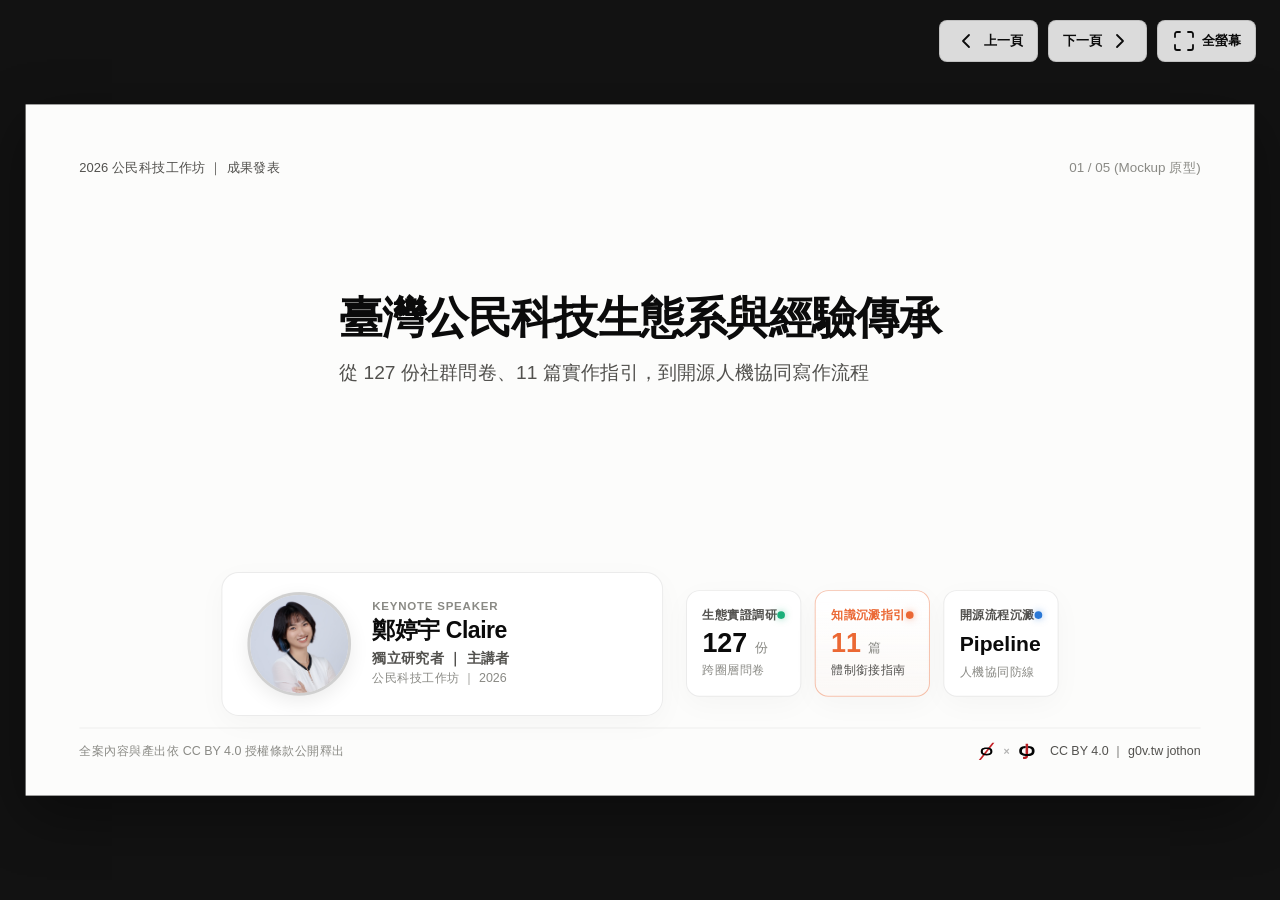
<file: 07_成果推廣/presentation_mockup.html>
<!DOCTYPE html>
<html lang="zh-TW">
<head>
  <meta charset="UTF-8">
  <meta name="viewport" content="width=device-width, initial-scale=1.0">
  <title>臺灣公民科技生態系與經驗傳承｜簡報 Mockup 原型預覽</title>
  <style>
    /* ==========================================================================
       設計系統色票與全域設定 (依據專案規範與圖表公版)
       ========================================================================== */
    :root {
      --bg-page: #fcfcfb;
      --text-main: #0b0b0b;
      --text-sub: #52514e;
      --text-faint: #8a8a85;
      --card-bg: #ffffff;
      --card-border: rgba(11, 11, 11, 0.08);
      --card-shadow: 0 8px 30px rgba(0, 0, 0, 0.03);

      /* 調研標準三層色 */
      --layer-curious: #1baf7a;   /* 好奇者（綠） */
      --layer-user: #eb6834;      /* 使用者（橘） */
      --layer-creator: #2a78d6;   /* 實作者（藍） */

      /* 認知換氣標記色 */
      --chunk-up: #2a78d6;
      --chunk-down: #1baf7a;
      --chunk-side: #eb6834;

      --font-stack: "Heiti TC", "PingFang TC", -apple-system, BlinkMacSystemFont, "Segoe UI", Roboto, "Noto Sans TC", sans-serif;
    }

    * {
      box-sizing: border-box;
      margin: 0;
      padding: 0;
    }

    body {
      background-color: #121212;
      font-family: var(--font-stack);
      color: var(--text-main);
      overflow: hidden;
      display: flex;
      justify-content: center;
      align-items: center;
      height: 100vh;
      width: 100vw;
      user-select: none;
    }

    /* ==========================================================================
       16:9 簡報投影畫布 (自適應縮放)
       ========================================================================== */
    #slide-viewport {
      width: 100vw;
      height: 100vh;
      display: flex;
      justify-content: center;
      align-items: center;
      position: relative;
    }

    .slide-canvas {
      width: 1280px;
      height: 720px;
      background-color: var(--bg-page);
      position: relative;
      overflow: hidden;
      box-shadow: 0 20px 60px rgba(0, 0, 0, 0.4);
      display: none;
      flex-direction: column;
      justify-content: space-between;
      padding: 48px 56px 36px 56px;
      transform-origin: center center;
    }

    .slide-canvas.active {
      display: flex;
    }

    /* 頂部導覽列 */
    .slide-header {
      display: flex;
      justify-content: space-between;
      align-items: center;
      height: 36px;
    }

    .chapter-badge {
      display: inline-flex;
      align-items: center;
      gap: 8px;
      padding: 4px 14px;
      border-radius: 999px;
      background: rgba(11, 11, 11, 0.04);
      border: 1px solid var(--card-border);
      font-size: 13px;
      font-weight: 500;
      color: var(--text-sub);
      letter-spacing: 0.5px;
    }

    .status-indicator-dot {
      width: 8px;
      height: 8px;
      border-radius: 50%;
      display: inline-block;
      position: relative;
    }

    .status-indicator-dot.green {
      background-color: var(--layer-curious);
      box-shadow: 0 0 8px rgba(27, 175, 122, 0.5);
    }
    .status-indicator-dot.orange {
      background-color: var(--layer-user);
      box-shadow: 0 0 8px rgba(235, 104, 52, 0.5);
    }
    .status-indicator-dot.blue {
      background-color: var(--layer-creator);
      box-shadow: 0 0 8px rgba(42, 120, 214, 0.5);
    }

    .slide-counter {
      font-size: 14px;
      font-weight: 500;
      color: var(--text-faint);
      font-variant-numeric: tabular-nums;
    }

    /* 主體標題 */
    .title-group {
      margin-top: 12px;
      margin-bottom: 24px;
    }

    .slide-title {
      font-size: 34px;
      font-weight: 700;
      color: var(--text-main);
      line-height: 1.25;
      letter-spacing: -0.5px;
    }

    .slide-subtitle {
      font-size: 17px;
      color: var(--text-sub);
      margin-top: 8px;
      font-weight: 400;
      line-height: 1.4;
    }

    /* 主體內容容器 */
    .slide-body {
      flex: 1;
      display: flex;
      align-items: center;
      width: 100%;
      min-height: 0;
    }

    /* 頁尾資訊 (最小字級限制嚴格 >= 13px) */
    .slide-footer {
      display: flex;
      justify-content: space-between;
      align-items: center;
      padding-top: 14px;
      border-top: 1px solid rgba(11, 11, 11, 0.06);
      font-size: 13px;
      color: var(--text-faint);
    }

    .footer-right {
      display: flex;
      align-items: center;
      gap: 14px;
    }

    .footer-logos {
      display: flex;
      align-items: center;
      gap: 8px;
    }

    .footer-logo {
      height: 20px;
      width: auto;
      display: block;
    }

    .logo-divider {
      color: rgba(11, 11, 11, 0.3);
      font-size: 11px;
      font-weight: bold;
    }

    .license-pill {
      display: inline-flex;
      align-items: center;
      gap: 6px;
      font-weight: 500;
      font-size: 13px;
      color: var(--text-sub);
    }

    .speaker-banner {
      display: flex;
      justify-content: space-between;
      align-items: center;
      padding: 12px 18px;
      background: rgba(11, 11, 11, 0.03);
      border-radius: 10px;
      border: 1px solid var(--card-border);
      margin-top: 16px;
      font-size: 14px;
      color: var(--text-main);
    }

    /* ==========================================================================
       各類型版型樣式 (Cards, Columns, Maps)
       ========================================================================== */
    /* S0: 封面三卡片版型 */
    .grid-3-cards {
      display: grid;
      grid-template-columns: repeat(3, 1fr);
      gap: 24px;
      width: 100%;
    }

    .feature-card {
      background: var(--card-bg);
      border: 1px solid var(--card-border);
      border-radius: 16px;
      padding: 32px 28px;
      box-shadow: var(--card-shadow);
      display: flex;
      flex-direction: column;
      justify-content: space-between;
      height: 280px;
      position: relative;
      transition: transform 0.2s ease, border-color 0.2s ease;
    }

    .feature-card:hover {
      border-color: rgba(11, 11, 11, 0.16);
      transform: translateY(-2px);
    }

    .card-top {
      display: flex;
      justify-content: space-between;
      align-items: flex-start;
    }

    .card-label {
      font-size: 15px;
      font-weight: 600;
      color: var(--text-sub);
    }

    .card-stat {
      font-size: 56px;
      font-weight: 800;
      color: var(--text-main);
      line-height: 1;
      margin: 16px 0;
      letter-spacing: -1px;
    }

    .card-desc {
      font-size: 15px;
      color: var(--text-sub);
      line-height: 1.5;
    }

    /* SVG 圖標基礎 */
    .svg-icon {
      width: 24px;
      height: 24px;
      stroke-width: 1.8;
      stroke: currentColor;
      fill: none;
      stroke-linecap: round;
      stroke-linejoin: round;
    }

    /* S3: 四大篇章導覽地圖版型 */
    .roadmap-container {
      display: grid;
      grid-template-columns: repeat(4, 1fr);
      gap: 18px;
      width: 100%;
      position: relative;
    }

    .chapter-card {
      background: var(--card-bg);
      border: 1px solid var(--card-border);
      border-radius: 14px;
      padding: 24px 20px;
      box-shadow: var(--card-shadow);
      display: flex;
      flex-direction: column;
      height: 320px;
      position: relative;
    }

    .chapter-tag {
      font-size: 12px;
      font-weight: 700;
      text-transform: uppercase;
      letter-spacing: 0.8px;
      margin-bottom: 12px;
      display: flex;
      align-items: center;
      gap: 6px;
    }

    .chapter-name {
      font-size: 20px;
      font-weight: 700;
      color: var(--text-main);
      margin-bottom: 12px;
      line-height: 1.3;
    }

    .chapter-summary {
      font-size: 13.5px;
      color: var(--text-sub);
      line-height: 1.6;
      flex: 1;
    }

    /* S4: 圖表與數據對照版型 */
    .split-layout {
      display: grid;
      grid-template-columns: 1.15fr 1fr;
      gap: 36px;
      width: 100%;
      height: 100%;
      align-items: center;
    }

    .chart-container-box {
      background: var(--card-bg);
      border: 1px solid var(--card-border);
      border-radius: 14px;
      padding: 16px;
      box-shadow: var(--card-shadow);
      display: flex;
      justify-content: center;
      align-items: center;
      height: 360px;
    }

    .chart-container-box img {
      max-width: 100%;
      max-height: 100%;
      object-fit: contain;
      border-radius: 8px;
    }

    .data-list {
      display: flex;
      flex-direction: column;
      gap: 16px;
    }

    .data-row-card {
      background: var(--card-bg);
      border: 1px solid var(--card-border);
      border-radius: 12px;
      padding: 16px 20px;
      display: flex;
      align-items: center;
      justify-content: space-between;
      box-shadow: 0 4px 16px rgba(0,0,0,0.02);
    }

    .data-row-card.highlight {
      border-color: rgba(235, 104, 52, 0.3);
      background: rgba(235, 104, 52, 0.02);
    }

    .data-row-num {
      font-size: 32px;
      font-weight: 800;
      color: var(--text-main);
      min-width: 80px;
    }

    .data-row-text {
      font-size: 15px;
      color: var(--text-sub);
      line-height: 1.4;
      flex: 1;
      padding-left: 12px;
    }

    /* S7: 三層分群同心結構版型 */
    .layers-layout {
      display: grid;
      grid-template-columns: 1.2fr 1fr;
      gap: 36px;
      width: 100%;
      align-items: center;
    }

    .layer-card-stack {
      display: flex;
      flex-direction: column;
      gap: 14px;
    }

    .layer-bar-card {
      background: var(--card-bg);
      border: 1px solid var(--card-border);
      border-radius: 14px;
      padding: 18px 24px;
      display: flex;
      align-items: center;
      justify-content: space-between;
      position: relative;
      overflow: hidden;
    }

    .layer-bar-card::before {
      content: "";
      position: absolute;
      left: 0;
      top: 0;
      bottom: 0;
      width: 6px;
    }

    .layer-bar-card.green::before { background-color: var(--layer-curious); }
    .layer-bar-card.orange::before { background-color: var(--layer-user); }
    .layer-bar-card.blue::before { background-color: var(--layer-creator); }

    .layer-bar-card.focus {
      border: 2px solid var(--layer-user);
      box-shadow: 0 8px 30px rgba(235, 104, 52, 0.12);
      transform: scale(1.02);
    }

    .layer-meta {
      display: flex;
      flex-direction: column;
      gap: 4px;
    }

    .layer-title-badge {
      display: flex;
      align-items: center;
      gap: 8px;
      font-size: 16px;
      font-weight: 700;
      color: var(--text-main);
    }

    .layer-count {
      font-size: 24px;
      font-weight: 800;
      color: var(--text-main);
    }

    /* ==========================================================================
       講者演繹備忘錄抽屜 (Speaker Notes Drawer)
       ========================================================================== */
    #speaker-drawer {
      position: fixed;
      bottom: 0;
      left: 0;
      right: 0;
      background: rgba(255, 255, 255, 0.98);
      backdrop-filter: blur(20px);
      border-top: 1px solid rgba(11, 11, 11, 0.12);
      box-shadow: 0 -10px 40px rgba(0, 0, 0, 0.15);
      z-index: 100;
      max-height: 40vh;
      overflow-y: auto;
      transform: translateY(100%);
      transition: transform 0.28s cubic-bezier(0.16, 1, 0.3, 1);
      padding: 24px 40px 32px 40px;
    }

    #speaker-drawer.open {
      transform: translateY(0);
    }

    .drawer-header {
      display: flex;
      justify-content: space-between;
      align-items: center;
      margin-bottom: 16px;
      padding-bottom: 10px;
      border-bottom: 1px solid rgba(11, 11, 11, 0.06);
    }

    .drawer-title {
      font-size: 13px;
      font-weight: 700;
      color: var(--text-faint);
      letter-spacing: 1px;
      text-transform: uppercase;
      display: flex;
      align-items: center;
      gap: 8px;
    }

    .notes-content {
      font-size: 17px;
      line-height: 1.8;
      color: #1a1a1a;
      max-width: 1000px;
      margin: 0 auto;
    }

    /* NLP 認知節奏標籤 */
    .chunk-tag {
      display: inline-flex;
      align-items: center;
      gap: 4px;
      font-size: 13px;
      font-weight: 700;
      padding: 2px 8px;
      border-radius: 4px;
      margin-right: 8px;
      letter-spacing: 0.3px;
    }

    .chunk-tag.up {
      background: rgba(42, 120, 214, 0.1);
      color: var(--chunk-up);
    }

    .chunk-tag.down {
      background: rgba(27, 175, 122, 0.1);
      color: var(--chunk-down);
    }

    .chunk-tag.side {
      background: rgba(235, 104, 52, 0.1);
      color: var(--chunk-side);
    }

    /* 浮動控制條 (右上角) */
    .controls-overlay {
      position: fixed;
      top: 20px;
      right: 24px;
      display: flex;
      gap: 10px;
      z-index: 90;
    }

    .ctrl-btn {
      background: rgba(255, 255, 255, 0.85);
      backdrop-filter: blur(10px);
      border: 1px solid rgba(0, 0, 0, 0.12);
      color: var(--text-main);
      padding: 8px 14px;
      border-radius: 8px;
      font-size: 13px;
      font-weight: 600;
      cursor: pointer;
      display: flex;
      align-items: center;
      gap: 6px;
      transition: background 0.15s, transform 0.1s;
    }

    .ctrl-btn:hover {
      background: #ffffff;
      transform: translateY(-1px);
    }

    .ctrl-btn:active {
      transform: translateY(1px);
    }
  </style>
</head>
<body>

  <!-- 控制工具列 -->
  <div class="controls-overlay">
    <button class="ctrl-btn" id="btn-prev" title="上一頁 (←)">
      <svg class="svg-icon" viewBox="0 0 24 24"><polyline points="15 18 9 12 15 6"></polyline></svg>
      上一頁
    </button>
    <button class="ctrl-btn" id="btn-next" title="下一頁 (→ / 空白鍵)">
      下一頁
      <svg class="svg-icon" viewBox="0 0 24 24"><polyline points="9 18 15 12 9 6"></polyline></svg>
    </button>
    <button class="ctrl-btn" id="btn-fs" title="全螢幕 (F)">
      <svg class="svg-icon" viewBox="0 0 24 24"><path d="M8 3H5a2 2 0 0 0-2 2v3m18 0V5a2 2 0 0 0-2-2h-3m0 18h3a2 2 0 0 0 2-2v-3M3 16v3a2 2 0 0 0 2 2h3"></path></svg>
      全螢幕
    </button>
  </div>

  <div id="slide-viewport">

    <!-- ====================================================================
         SLIDE 0: 封面頁
         ==================================================================== -->
    <section class="slide-canvas active" data-slide="0" data-notes-title="S0 封面頁講稿">
      <div class="slide-header">
        <div style="font-size: 13.5px; font-weight: 500; color: var(--text-sub);">2026 公民科技工作坊 ｜ 成果發表</div>
        <div class="slide-counter">01 / 05 (Mockup 原型)</div>
      </div>

      <div class="slide-body" style="flex-direction: column; justify-content: space-between; height: 100%; padding: 24px 0 12px 0;">
        
        <!-- 中央核心：大氣主標題與副標題（座落於垂直重心線） -->
        <div style="margin: auto 0; text-align: left;">
          <h1 style="font-size: 46px; font-weight: 800; color: var(--text-main); line-height: 1.2; letter-spacing: -1.2px;">
            臺灣公民科技生態系與經驗傳承
          </h1>
          <p style="font-size: 20px; color: var(--text-sub); margin-top: 14px; line-height: 1.5; font-weight: 400;">
            從 127 份社群問卷、11 篇實作指引，到開源人機協同寫作流程
          </p>
        </div>

        <!-- 下半部：左講者大頭像卡 ＋ 右三大成果指標卡片（均衡填補下半部） -->
        <div style="display: grid; grid-template-columns: 460px 1fr; gap: 24px; align-items: center; margin-top: auto; padding-top: 20px;">
          
          <!-- 左側：講者主角卡片（顯著放大頭像，確立主講者地位） -->
          <div style="background: var(--card-bg); border: 1px solid var(--card-border); border-radius: 18px; padding: 20px 26px; box-shadow: var(--card-shadow); display: flex; align-items: center; gap: 22px;">
            <!-- 108px 大圓形頭像框 -->
            <div style="width: 108px; height: 108px; border-radius: 50%; background: #ececec; border: 3px solid rgba(11,11,11,0.12); overflow: hidden; display: flex; align-items: center; justify-content: center; box-shadow: 0 6px 20px rgba(0,0,0,0.08); flex-shrink: 0;">
              <img src="assets/speaker-avatar.jpg" alt="鄭婷宇 Claire" style="width: 100%; height: 100%; object-fit: cover; object-position: center 18%;">
            </div>
            <div>
              <div style="font-size: 12px; font-weight: 700; color: var(--text-faint); text-transform: uppercase; letter-spacing: 0.8px;">Keynote Speaker</div>
              <div style="font-size: 24px; font-weight: 800; color: var(--text-main); letter-spacing: -0.5px; margin-top: 2px;">鄭婷宇 Claire</div>
              <div style="font-size: 15px; font-weight: 600; color: var(--text-sub); margin-top: 4px;">獨立研究者 ｜ 主講者</div>
              <div style="font-size: 13px; color: var(--text-faint); margin-top: 2px;">公民科技工作坊 ｜ 2026</div>
            </div>
          </div>

          <!-- 右側：三大成果指標卡片 -->
          <div style="display: grid; grid-template-columns: repeat(3, 1fr); gap: 14px;">
            <div style="background: var(--card-bg); border: 1px solid var(--card-border); border-radius: 14px; padding: 16px; box-shadow: var(--card-shadow);">
              <div style="display: flex; justify-content: space-between; align-items: center;">
                <span style="font-size: 13px; font-weight: 600; color: var(--text-sub);">生態實證調研</span>
                <span class="status-indicator-dot green"></span>
              </div>
              <div style="font-size: 28px; font-weight: 800; color: var(--text-main); margin: 4px 0;">127 <span style="font-size: 14px; font-weight: normal; color: var(--text-faint);">份</span></div>
              <div style="font-size: 12.5px; color: var(--text-faint);">跨圈層問卷</div>
            </div>

            <div style="background: var(--card-bg); border: 1.5px solid rgba(235, 104, 52, 0.4); border-radius: 14px; padding: 16px; box-shadow: var(--card-shadow); background: linear-gradient(180deg, #ffffff 0%, rgba(235, 104, 52, 0.02) 100%);">
              <div style="display: flex; justify-content: space-between; align-items: center;">
                <span style="font-size: 13px; font-weight: 600; color: var(--layer-user);">知識沉澱指引</span>
                <span class="status-indicator-dot orange"></span>
              </div>
              <div style="font-size: 28px; font-weight: 800; color: var(--layer-user); margin: 4px 0;">11 <span style="font-size: 14px; font-weight: normal; color: var(--text-faint);">篇</span></div>
              <div style="font-size: 12.5px; color: var(--text-sub);">體制銜接指南</div>
            </div>

            <div style="background: var(--card-bg); border: 1px solid var(--card-border); border-radius: 14px; padding: 16px; box-shadow: var(--card-shadow);">
              <div style="display: flex; justify-content: space-between; align-items: center;">
                <span style="font-size: 13px; font-weight: 600; color: var(--text-sub);">開源流程沉澱</span>
                <span class="status-indicator-dot blue"></span>
              </div>
              <div style="font-size: 22px; font-weight: 800; color: var(--text-main); margin: 8px 0;">Pipeline</div>
              <div style="font-size: 12.5px; color: var(--text-faint);">人機協同防線</div>
            </div>
          </div>

        </div>

      </div>

      <div class="slide-footer">
        <div>全案內容與產出依 CC BY 4.0 授權條款公開釋出</div>
        <div class="footer-right">
          <div class="footer-logos">
            <img src="assets/g0v-logo.svg" alt="g0v" class="footer-logo">
            <span class="logo-divider">×</span>
            <img src="assets/jothon-logo.svg" alt="g0v 揪松團" class="footer-logo">
          </div>
          <div class="license-pill">CC BY 4.0 ｜ g0v.tw jothon</div>
        </div>
      </div>

      <template class="slide-notes-template">
        <p><span class="chunk-tag up">▲ 上推：定錨全場共識</span>（沉穩開場，語調誠懇放緩）<br>
        各位數位發展部的長官、現場 g0v 專案展攤的夥伴，以及維基百科社群的朋友們，大家好，我是獨立研究者 Claire。<br>
        今天非常高興能以錄影方式與大家相聚。現場既有熱血實作的公民科技成果，也有講求知識沉澱的維基共筆。這兩個社群雖然形式不同，但骨子裡都有著完全相同的精神：那就是開放、協作與經驗傳承。</p>
        <br>
        <p><span class="chunk-tag down">▼ 下切：預告三項實質交付</span>（節奏明快、清晰分明）<br>
        在接下來的時間裡，我想跟大家分享我們完成的三件事：第一，透過 127 份問卷摸清生態系真實痛點；第二，提煉出 11 篇體制銜接指南；第三，打造一套人機協作寫作工具。</p>
      </template>
    </section>

    <!-- ====================================================================
         SLIDE 1: S1 序幕 公民科技：不只是說說，而是捲起袖子動手做
         ==================================================================== -->
    <section class="slide-canvas" data-slide="1" data-notes-title="S1 動手做精神講稿">
      <div class="slide-header">
        <div class="chapter-badge">
          <span class="status-indicator-dot blue"></span>
          序幕
        </div>
        <div class="slide-counter">02 / 17</div>
      </div>

      <div class="title-group">
        <h1 class="slide-title">公民科技：不只是說說，而是捲起袖子動手做</h1>
        <p class="slide-subtitle">從看見公共問題的不滿，到由下而上主動打造開源待用原型</p>
      </div>

      <div class="slide-body">
        <div class="split-layout" style="grid-template-columns: 1fr 1.2fr; gap: 32px; align-items: stretch;">
          <!-- 左側核心引文卡 -->
          <div style="background: var(--card-bg); border: 1px solid var(--card-border); border-radius: 16px; padding: 32px; display: flex; flex-direction: column; justify-content: space-between; box-shadow: var(--card-shadow);">
            <div>
              <div style="color: var(--layer-user); margin-bottom: 16px;">
                <svg style="width: 32px; height: 32px; fill: currentColor;" viewBox="0 0 24 24"><path d="M14.017 21v-7.391c0-5.704 3.731-9.57 8.983-10.609l.995 2.151c-2.432.917-3.995 3.638-3.995 5.849h4v10h-9.983zm-14.017 0v-7.391c0-5.704 3.748-9.57 9-10.609l.996 2.151c-2.433.917-3.996 3.638-3.996 5.849h3.983v10h-9.983z"/></svg>
              </div>
              <div style="font-size: 26px; font-weight: 800; color: var(--text-main); line-height: 1.4;">
                看見問題不滿時，運用數位技術與開放資料，主動把解法做出來。
              </div>
            </div>
            <div style="font-size: 14.5px; font-weight: 700; color: var(--layer-user); padding-top: 16px; border-top: 1px solid var(--card-border);">
              開源待用原型（Plan B）：體制隨時可採納的優質備案
            </div>
          </div>

          <!-- 右側三項結構要素卡片 -->
          <div style="display: flex; flex-direction: column; gap: 14px; justify-content: space-between;">
            <div style="background: var(--card-bg); border: 1px solid var(--card-border); border-radius: 14px; padding: 18px 24px; box-shadow: var(--card-shadow);">
              <div style="font-size: 16px; font-weight: 700; color: var(--text-main);">行動哲學</div>
              <div style="font-size: 14px; color: var(--text-sub); margin-top: 6px; line-height: 1.5;">拒絕停留在社群媒體宣洩情緒，透過寫程式與開源資料落實公共改善</div>
            </div>
            <div style="background: var(--card-bg); border: 1px solid var(--card-border); border-radius: 14px; padding: 18px 24px; box-shadow: var(--card-shadow);">
              <div style="font-size: 16px; font-weight: 700; color: var(--text-main);">運作模式</div>
              <div style="font-size: 14px; color: var(--text-sub); margin-top: 6px; line-height: 1.5;">去中心化、跨領域協作、開放透明的草根力量，任何人皆可自主發起</div>
            </div>
            <div style="background: var(--card-bg); border: 1px solid var(--card-border); border-radius: 14px; padding: 18px 24px; box-shadow: var(--card-shadow);">
              <div style="font-size: 16px; font-weight: 700; color: var(--text-main);">交付標的</div>
              <div style="font-size: 14px; color: var(--text-sub); margin-top: 6px; line-height: 1.5;">打造待用原型，以零風險方式向社會與政府示範更好的公共數位解方</div>
            </div>
          </div>
        </div>
      </div>

      <div class="slide-footer">
        <div>研究指出草根組織者以結構性懷疑與社群信任促進民主韌性（Bella Wexler, 芝加哥大學）</div>
        <div class="footer-right">
          <div class="footer-logos">
            <img src="assets/g0v-logo.svg" alt="g0v" class="footer-logo">
            <span class="logo-divider">×</span>
            <img src="assets/jothon-logo.svg" alt="g0v 揪松團" class="footer-logo">
          </div>
          <div class="license-pill">CC BY 4.0 ｜ g0v.tw jothon</div>
        </div>
      </div>
    </section>

    <!-- ====================================================================
         SLIDE 2: S2 序幕 走過十年：專業更加多元，但也面臨傳承的課題
         ==================================================================== -->
    <section class="slide-canvas" data-slide="2" data-notes-title="S2 走過十年講稿">
      <div class="slide-header">
        <div class="chapter-badge">
          <span class="status-indicator-dot blue"></span>
          序幕
        </div>
        <div class="slide-counter">03 / 17</div>
      </div>

      <div class="title-group">
        <h1 class="slide-title">走過十年：專業更加多元，但也面臨傳承的課題</h1>
        <p class="slide-subtitle">參與光譜從單一技術擴展至公共治理，但志工流動帶來知識沉澱挑戰</p>
      </div>

      <div class="slide-body">
        <div style="display: grid; grid-template-columns: repeat(3, 1fr); gap: 24px; width: 100%; align-items: stretch;">
          <!-- 過去起點 -->
          <div style="background: var(--card-bg); border: 1px solid var(--card-border); border-radius: 16px; padding: 28px; display: flex; flex-direction: column; justify-content: space-between; box-shadow: var(--card-shadow);">
            <div>
              <div style="font-size: 13px; font-weight: 700; color: var(--text-faint); letter-spacing: 1px; text-transform: uppercase;">十年之前</div>
              <div style="font-size: 20px; font-weight: 800; color: var(--text-main); margin-top: 6px;">過去起點：技術衝鋒</div>
              <div style="font-size: 14.5px; color: var(--text-sub); margin-top: 12px; line-height: 1.6;">熱血工程師以程式碼改變社會，搭乘開放資料浪潮，以黑客松為核心場域</div>
            </div>
            <div style="font-size: 13px; color: var(--text-faint); padding-top: 14px; border-top: 1px solid var(--card-border); margin-top: 16px;">單一技術主導</div>
          </div>
          <!-- 現在樣貌 -->
          <div style="background: var(--card-bg); border: 1px solid var(--card-border); border-radius: 16px; padding: 28px; display: flex; flex-direction: column; justify-content: space-between; box-shadow: var(--card-shadow);">
            <div>
              <div style="font-size: 13px; font-weight: 700; color: var(--layer-creator); letter-spacing: 1px; text-transform: uppercase;">十年之後</div>
              <div style="font-size: 20px; font-weight: 800; color: var(--text-main); margin-top: 6px;">現在樣貌：跨界共創</div>
              <div style="font-size: 14.5px; color: var(--text-sub); margin-top: 12px; line-height: 1.6;">研究者、倡議者、設計師與協調者齊聚，參與光譜擴展至全方位公共治理</div>
            </div>
            <div style="font-size: 13px; font-weight: 600; color: var(--layer-creator); padding-top: 14px; border-top: 1px solid var(--card-border); margin-top: 16px;">跨領域深度共創</div>
          </div>
          <!-- 未來挑戰 -->
          <div style="background: var(--card-bg); border: 1.5px solid rgba(235, 104, 52, 0.4); border-radius: 16px; padding: 28px; display: flex; flex-direction: column; justify-content: space-between; box-shadow: var(--card-shadow); background: linear-gradient(180deg, #ffffff 0%, rgba(235, 104, 52, 0.02) 100%);">
            <div>
              <div style="font-size: 13px; font-weight: 700; color: var(--layer-user); letter-spacing: 1px; text-transform: uppercase;">核心提問</div>
              <div style="font-size: 20px; font-weight: 800; color: var(--layer-user); margin-top: 6px;">未來挑戰：經驗斷層</div>
              <div style="font-size: 14.5px; color: var(--text-main); font-weight: 500; margin-top: 12px; line-height: 1.6;">志工流動為必然常態。十年前踩過的坑，新一代專案是否還在重複踩？知識能否沉澱？</div>
            </div>
            <div style="font-size: 13px; font-weight: 700; color: var(--layer-user); padding-top: 14px; border-top: 1px solid rgba(235, 104, 52, 0.2); margin-top: 16px;">傳承課題浮上檯面</div>
          </div>
        </div>
      </div>

      <div class="slide-footer">
        <div>台灣公民科技社群歷經十餘年發展，參與光譜已從單一技術擴展至全方位公共治理</div>
        <div class="footer-right">
          <div class="footer-logos">
            <img src="assets/g0v-logo.svg" alt="g0v" class="footer-logo">
            <span class="logo-divider">×</span>
            <img src="assets/jothon-logo.svg" alt="g0v 揪松團" class="footer-logo">
          </div>
          <div class="license-pill">CC BY 4.0 ｜ g0v.tw jothon</div>
        </div>
      </div>
    </section>

    <!-- ====================================================================
         SLIDE 3: S3 全案實踐四大篇章概覽地圖
         ==================================================================== -->
    <section class="slide-canvas" data-slide="3" data-notes-title="S3 全案實踐四大篇章地圖講稿">
      <div class="slide-header">
        <div class="chapter-badge">
          <span class="status-indicator-dot orange"></span>
          導覽地圖
        </div>
        <div class="slide-counter">04 / 17</div>
      </div>

      <div class="title-group">
        <h1 class="slide-title">臺灣公民科技經驗傳承：全案實踐的四大篇章</h1>
        <p class="slide-subtitle">從生態實證、策略選題、體制落地，到開源公共財資產傳承</p>
      </div>

      <div class="slide-body">
        <div class="roadmap-container">
          <!-- 第一部 -->
          <div class="chapter-card">
            <div class="chapter-tag" style="color: var(--layer-curious);">
              <span class="status-indicator-dot green"></span> 第一部
            </div>
            <div class="chapter-name">生態實證</div>
            <div class="chapter-summary">
              <strong>127 份社群問卷調研</strong><br><br>
              • 打破技術門檻迷思<br>
              • 定錨同好聚會本質<br>
              • 揭示資訊與引路人斷層
            </div>
          </div>

          <!-- 第二部 -->
          <div class="chapter-card" style="border-color: rgba(235, 104, 52, 0.4); background: rgba(235, 104, 52, 0.02);">
            <div class="chapter-tag" style="color: var(--layer-user);">
              <span class="status-indicator-dot orange"></span> 第二部
            </div>
            <div class="chapter-name">策略選題</div>
            <div class="chapter-summary">
              <strong>三層分群與狩野模型</strong><br><br>
              • 鎖定 54 位坑邊中間層<br>
              • 用滿意增益量化需求<br>
              • 定案 11 篇實作指南架構
            </div>
          </div>

          <!-- 第三部 -->
          <div class="chapter-card">
            <div class="chapter-tag" style="color: var(--layer-creator);">
              <span class="status-indicator-dot blue"></span> 第三部
            </div>
            <div class="chapter-name">體制落地</div>
            <div class="chapter-summary">
              <strong>直面原型停擺危機</strong><br><br>
              • 梳理四大成熟實踐路徑<br>
              • Cofacts、LawTrace、Disfactory 案例<br>
              • 專案生命週期公私互補
            </div>
          </div>

          <!-- 第四部 -->
          <div class="chapter-card">
            <div class="chapter-tag" style="color: var(--text-main);">
              <span class="status-indicator-dot" style="background: #111;"></span> 第四部
            </div>
            <div class="chapter-name">資產傳承</div>
            <div class="chapter-summary">
              <strong>沉澱可被接棒的公共財</strong><br><br>
              • 突破時間與信任阻力<br>
              • 人機協同寫作三道防線<br>
              • 交付三大全開源資產
            </div>
          </div>
        </div>
      </div>

      <div class="slide-footer">
        <div>全案調研數據、實作指引與人機協同工具全數以 CC BY 4.0 授權開源</div>
        <div class="footer-right">
          <div class="footer-logos">
            <img src="assets/g0v-logo.svg" alt="g0v" class="footer-logo">
            <span class="logo-divider">×</span>
            <img src="assets/jothon-logo.svg" alt="g0v 揪松團" class="footer-logo">
          </div>
          <div class="license-pill">CC BY 4.0 ｜ g0v.tw jothon</div>
        </div>
      </div>

      <template class="slide-notes-template">
        <p><span class="chunk-tag up">▲ 上推：大格局全景定錨</span>（語調沉穩自信、視野開闊）<br>
        在我們深入具體的數據與案例之前，我想先為大家攤開這張全景地圖。傳承不能只靠口耳相傳，它必須是一套有科學依據、能持續運轉的實踐系統。</p>
        <br>
        <p><span class="chunk-tag down">▼ 下切：四部曲節奏預告</span>（節奏明快、字字分明）<br>
        今天由四大篇章推進：第一部用問卷打破刻板迷思；第二部用產品管理方法展開策略選題；第三部直面熱血專案的停擺危機，盤點四條實踐路徑；第四部分享人機協同寫作流程，把成果化為人人可接棒的公共財。</p>
      </template>
    </section>

    <!-- ====================================================================
         SLIDE 4: S4 第一部 擋住新人的不是技術門檻
         ==================================================================== -->
    <section class="slide-canvas" data-slide="4" data-notes-title="S4 生態實證：打破技術迷思講稿">
      <div class="slide-header">
        <div class="chapter-badge">
          <span class="status-indicator-dot green"></span>
          第一部 生態實證
        </div>
        <div class="slide-counter">05 / 17</div>
      </div>

      <div class="title-group">
        <h1 class="slide-title">擋住新人的不是技術門檻，而是資訊與引路人</h1>
        <p class="slide-subtitle">官方活動公告覆蓋 65%，但知悉消息並不等於知道如何動手參與</p>
      </div>

      <div class="slide-body">
        <div class="split-layout">
          <!-- 左側嵌入既有圖表原圖 -->
          <div class="chart-container-box">
            <img src="assets/10_未參與原因.png" alt="未參與原因統計長條圖" onerror="this.onerror=null; this.src='../04_問卷分析報告/圖表v2/10_未參與原因.png';">
          </div>

          <!-- 右側數據反差 -->
          <div class="data-list">
            <div class="data-row-card highlight">
              <div class="data-row-num" style="color: var(--layer-user);">62%</div>
              <div class="data-row-text">不知道有哪些專案或議題可以參與<strong>（第一大阻礙）</strong></div>
            </div>

            <div class="data-row-card">
              <div class="data-row-num">54%</div>
              <div class="data-row-text">身邊沒有人帶，擔憂無法融入陌生社群<strong>（第二大阻礙）</strong></div>
            </div>

            <div class="data-row-card">
              <div class="data-row-num">50%</div>
              <div class="data-row-text">找不到參與入口，不知道第一步該如何加入<strong>（第三大阻礙）</strong></div>
            </div>

            <div class="data-row-card" style="background: rgba(11, 11, 11, 0.03);">
              <div class="data-row-num" style="color: var(--text-faint); font-size: 26px;">35%</div>
              <div class="data-row-text" style="color: var(--text-faint);">
                <strong>打破技術迷思：</strong>寫程式與專業技術門檻僅佔第四位
              </div>
            </div>
          </div>
        </div>
      </div>

      <div class="slide-footer">
        <div>資料來源：2026 社群調查，未參與者 N=26，全體管道 N=127；圖表引用自 10_未參與原因.png</div>
        <div class="footer-right">
          <div class="footer-logos">
            <img src="assets/g0v-logo.svg" alt="g0v" class="footer-logo">
            <span class="logo-divider">×</span>
            <img src="assets/jothon-logo.svg" alt="g0v 揪松團" class="footer-logo">
          </div>
          <div class="license-pill">CC BY 4.0 ｜ g0v.tw jothon</div>
        </div>
      </div>

      <template class="slide-notes-template">
        <p><span class="chunk-tag up">▲ 上推：打破刻板印象</span>（語調明亮、引起好奇）<br>
        很多人總以為，一般人之所以不敢走進公民科技，是因為不會寫程式、技術門檻太高。但在 26 位受訪者身上，數據告訴我們完全不是這樣。</p>
        <br>
        <p><span class="chunk-tag down">▼ 下切：微觀數據直擊</span>（字字清楚、節奏緊湊）<br>
        技術門檻只排在第四位，僅佔 35%。真正卡死新人的前三大障礙，全部是資訊與社會資本：62% 不知道有什麼專案可以參與；54% 怕自己格格不入；50% 找不到參與入口。更耐人尋味的是，有 65% 的人至少透過一個官方管道接收消息。</p>
        <br>
        <p><span class="chunk-tag up">▲ 上推：定錨結構性洞察</span><br>
        這證明了一件事：大家看得到活動新聞，不等於知道怎麼動手。阻礙不是技術能力不足，而是生態系的認知介面發生了斷層。</p>
      </template>
    </section>

    <!-- ====================================================================
         SLIDE 5: S5 第一部 公私協同的關鍵思維：培育生態系
         ==================================================================== -->
    <section class="slide-canvas" data-slide="5" data-notes-title="S5 公私協同關鍵思維講稿">
      <div class="slide-header">
        <div class="chapter-badge">
          <span class="status-indicator-dot green"></span>
          第一部 生態實證
        </div>
        <div class="slide-counter">06 / 17</div>
      </div>

      <div class="title-group">
        <h1 class="slide-title">公私協同的關鍵思維：培育生態系，而非單向發放競賽獎金</h1>
        <p class="slide-subtitle">社群本質是自發同好聚會而非外包廠商，志工熱情需要的是搬開行政石頭</p>
      </div>

      <div class="slide-body">
        <div class="split-layout">
          <!-- 左側嵌入 07_全體_資源.png -->
          <div class="chart-container-box">
            <img src="assets/07_全體_資源.png" alt="專案最常使用之外部資源長條圖" onerror="this.onerror=null; this.src='../04_問卷分析報告/圖表v2/07_全體_資源.png';">
          </div>

          <!-- 右側四大協作支柱 -->
          <div class="data-list">
            <div class="data-row-card">
              <div style="font-size: 15px; line-height: 1.5; color: var(--text-sub);">
                <strong style="color: var(--text-main); font-size: 16px;">社群本質定位：</strong>自發同好聚會而非簽約代工廠，人員自由流動為自然常態
              </div>
            </div>

            <div class="data-row-card">
              <div style="font-size: 15px; line-height: 1.5; color: var(--text-sub);">
                <strong style="color: var(--text-main); font-size: 16px;">資源使用排序：</strong>專案最常用的資源為<strong style="color: var(--layer-user);">人脈網絡（66%）</strong>，顯著高於經費補助（47%）
              </div>
            </div>

            <div class="data-row-card">
              <div style="font-size: 15px; line-height: 1.5; color: var(--text-sub);">
                <strong style="color: var(--text-main); font-size: 16px;">貢獻核心動力：</strong>自我實現與消除摩擦，金錢無法買斷志工長期的業餘時間
              </div>
            </div>

            <div class="data-row-card highlight">
              <div style="font-size: 15px; line-height: 1.5; color: var(--text-main);">
                <strong style="color: var(--layer-user); font-size: 16px;">體制切入支柱：</strong>釋出高品質開放資料、建立公務諮詢窗口，化解行政阻力
              </div>
            </div>
          </div>
        </div>
      </div>

      <div class="slide-footer">
        <div>資料來源：2026 社群調查 07_全體_資源.png，N=47；文獻依據 Zhang et al. 2022 公民科技研究回顧</div>
        <div class="footer-right">
          <div class="footer-logos">
            <img src="assets/g0v-logo.svg" alt="g0v" class="footer-logo">
            <span class="logo-divider">×</span>
            <img src="assets/jothon-logo.svg" alt="g0v 揪松團" class="footer-logo">
          </div>
          <div class="license-pill">CC BY 4.0 ｜ g0v.tw jothon</div>
        </div>
      </div>

      <template class="slide-notes-template">
        <p><span class="chunk-tag up">▲ 上推：公私協同的本質反思</span>（誠懇向體制長官對話）<br>
        過去很多公部門推動公民科技，習慣辦黑客松、發放比賽獎金，但往往比賽一結束專案也就結束了。為什麼？</p>
        <br>
        <p><span class="chunk-tag side">▶ 平移：同樂會與代工廠的心智模型</span><br>
        因為社群本質上是個自發同樂會，大家是為了自我實現而來，它不是簽約代工廠。人員自由流動是自然常態，一筆獎金本來就買不斷長期的業餘時間。</p>
        <br>
        <p><span class="chunk-tag down">▼ 下切：問卷實證與真正需求</span><br>
        調查顯示，實作者最常使用的資源第一名是人脈（66%），經費是 47%。最消耗熱情的往往是資料被鎖在 PDF 裡、找不到窗口對話。</p>
        <br>
        <p><span class="chunk-tag up">▲ 上推：體制價值最大化</span><br>
        政府最能展現的誠意，不是單向發獎金，而是主動釋出乾淨的開放資料、建立公務諮詢窗口，幫民間搬開路上的行政石頭。</p>
      </template>
    </section>

    <!-- ====================================================================
         SLIDE 6: S7 第二部 三層分群看見真實的需求斷裂
         ==================================================================== -->
    <section class="slide-canvas" data-slide="6" data-notes-title="S7 策略選題：三層分群講稿">
      <div class="slide-header">
        <div class="chapter-badge">
          <span class="status-indicator-dot orange"></span>
          第二部 策略選題
        </div>
        <div class="slide-counter">08 / 17</div>
      </div>

      <div class="title-group">
        <h1 class="slide-title">打破單一想像：三層分群看見真實的需求斷裂</h1>
        <p class="slide-subtitle">開源社群並非鐵板一塊，不同圈層面臨著截然不同的參與關卡</p>
      </div>

      <div class="slide-body">
        <div class="layers-layout">
          <!-- 三層卡片堆疊 -->
          <div class="layer-card-stack">
            <!-- 好奇者 (綠) -->
            <div class="layer-bar-card green">
              <div class="layer-meta">
                <div class="layer-title-badge">
                  <span class="status-indicator-dot green"></span>
                  好奇者：只聽過或看過公民科技
                </div>
                <div style="font-size: 13px; color: var(--text-sub); margin-top: 4px;">
                  核心痛點：缺專案資訊 62%、缺引路人 54%，需要清晰索引與友善入口
                </div>
              </div>
              <div class="layer-count" style="color: var(--layer-curious);">26 <span style="font-size: 14px; font-weight: normal; color: var(--text-faint);">人</span></div>
            </div>

            <!-- 使用者 (橘，核心打亮) -->
            <div class="layer-bar-card orange focus">
              <div class="layer-meta">
                <div class="layer-title-badge" style="color: var(--layer-user);">
                  <span class="status-indicator-dot orange"></span>
                  使用者：坑邊觀望的中間層 策略錨定
                </div>
                <div style="font-size: 13.5px; color: var(--text-main); font-weight: 500; margin-top: 4px;">
                  特徵：關注議題與成果但尚未跳坑，最需要具體協作切入點與實作方法
                </div>
              </div>
              <div class="layer-count" style="color: var(--layer-user);">54 <span style="font-size: 14px; font-weight: normal; color: var(--text-faint);">人</span></div>
            </div>

            <!-- 實作者 (藍) -->
            <div class="layer-bar-card blue">
              <div class="layer-meta">
                <div class="layer-title-badge">
                  <span class="status-indicator-dot blue"></span>
                  實作者：坑底活躍推動者
                </div>
                <div style="font-size: 13px; color: var(--text-sub); margin-top: 4px;">
                  核心痛點：面臨進度停滯 38%、成員累垮 32%，需要體制窗口與維運人脈
                </div>
              </div>
              <div class="layer-count" style="color: var(--layer-creator);">47 <span style="font-size: 14px; font-weight: normal; color: var(--text-faint);">人</span></div>
            </div>
          </div>

          <!-- 右側策略重點提示卡 -->
          <div style="background: var(--card-bg); border: 1px solid var(--card-border); border-radius: 16px; padding: 28px; box-shadow: var(--card-shadow); height: 100%; display: flex; flex-direction: column; justify-content: center;">
            <div style="font-size: 13px; font-weight: 700; color: var(--layer-user); text-transform: uppercase; letter-spacing: 1px; margin-bottom: 8px;">
              STRATEGIC FOCUS
            </div>
            <h3 style="font-size: 22px; font-weight: 700; color: var(--text-main); line-height: 1.35; margin-bottom: 14px;">
              鎖定 54 位坑邊觀望者
            </h3>
            <p style="font-size: 14.5px; color: var(--text-sub); line-height: 1.65;">
              調色盤理論指出參與模式沒有高下之分。這批指引不求討好所有人，而是提供最需要的協作指南，給中間層跳坑的臨門一腳。
            </p>
          </div>
        </div>
      </div>

      <div class="slide-footer">
        <div>資料來源：2026 社群調查，N=127；圖表引用自 01_入坑分層分布.png；依據 Palacin-Silva 2018 調色盤框架</div>
        <div class="footer-right">
          <div class="footer-logos">
            <img src="assets/g0v-logo.svg" alt="g0v" class="footer-logo">
            <span class="logo-divider">×</span>
            <img src="assets/jothon-logo.svg" alt="g0v 揪松團" class="footer-logo">
          </div>
          <div class="license-pill">CC BY 4.0 ｜ g0v.tw jothon</div>
        </div>
      </div>

      <template class="slide-notes-template">
        <p><span class="chunk-tag up">▲ 上推：打破均質想像</span>（語調從宏觀切入）<br>
        回收的 127 份問卷給了我們最關鍵的洞見：開源社群絕對不是鐵板一塊，不同層級的需求存在著巨大的斷裂。</p>
        <br>
        <p><span class="chunk-tag down">▼ 下切：三圈層微觀剖析</span>（依序掃描三群體）<br>
        最外層是 26 位好奇者，卡在資訊不足；最內層是 47 位在坑底的實作者，面臨進度停滯與成員累垮。但最引人注目的，是處在中間的 54 個人。他們持續關注議題、會去看相關成果，就在坑邊觀望，只差臨門一腳！</p>
        <br>
        <p><span class="chunk-tag up">▲ 上推：策略鎖定的關鍵抉擇</span><br>
        這批指引不求討好所有人，而是聚焦鎖定這 54 位中間層，給他們跳坑最需要的實作方法。</p>
      </template>
    </section>

    <!-- ====================================================================
         SLIDE 7: S12 第三部 專案生命週期的互補分工
         ==================================================================== -->
    <section class="slide-canvas" data-slide="7" data-notes-title="S12 體制落地：生命週期分工講稿">
      <div class="slide-header">
        <div class="chapter-badge">
          <span class="status-indicator-dot blue"></span>
          第三部 體制落地
        </div>
        <div class="slide-counter">13 / 17</div>
      </div>

      <div class="title-group">
        <h1 class="slide-title">走向體制的公私協同：專案生命週期的互補分工</h1>
        <p class="slide-subtitle">民間端與體制端各司其職、相互補位，告別單向抱怨與資源錯置</p>
      </div>

      <div class="slide-body">
        <div style="display: grid; grid-template-columns: repeat(3, 1fr); gap: 20px; width: 100%;">
          <!-- 前期探索 -->
          <div style="background: var(--card-bg); border: 1px solid var(--card-border); border-radius: 14px; padding: 22px 20px; box-shadow: var(--card-shadow); display: flex; flex-direction: column;">
            <div style="font-size: 13px; font-weight: 700; color: var(--layer-curious); margin-bottom: 8px;">階段一</div>
            <h3 style="font-size: 18px; font-weight: 700; color: var(--text-main); margin-bottom: 16px;">前期探索：沙盒試錯</h3>
            
            <div style="margin-bottom: 14px; padding: 12px; background: rgba(11, 11, 11, 0.02); border-radius: 8px;">
              <div style="font-size: 12px; font-weight: 700; color: var(--text-sub); margin-bottom: 4px;">民間端職責</div>
              <div style="font-size: 13.5px; color: var(--text-main); line-height: 1.4;">敏捷開發驗證概念可行性，勇於承擔早期試錯成本</div>
            </div>

            <div style="padding: 12px; background: rgba(42, 120, 214, 0.04); border-radius: 8px;">
              <div style="font-size: 12px; font-weight: 700; color: var(--layer-creator); margin-bottom: 4px;">體制端支援</div>
              <div style="font-size: 13.5px; color: var(--text-main); line-height: 1.4;">主動釋出高品質基礎開放資料，消除摸索阻力</div>
            </div>
          </div>

          <!-- 中期對接 -->
          <div style="background: var(--card-bg); border: 1px solid var(--card-border); border-radius: 14px; padding: 22px 20px; box-shadow: var(--card-shadow); display: flex; flex-direction: column;">
            <div style="font-size: 13px; font-weight: 700; color: var(--layer-user); margin-bottom: 8px;">階段二</div>
            <h3 style="font-size: 18px; font-weight: 700; color: var(--text-main); margin-bottom: 16px;">中期對接：流程轉譯</h3>

            <div style="margin-bottom: 14px; padding: 12px; background: rgba(11, 11, 11, 0.02); border-radius: 8px;">
              <div style="font-size: 12px; font-weight: 700; color: var(--text-sub); margin-bottom: 4px;">民間端職責</div>
              <div style="font-size: 13.5px; color: var(--text-main); line-height: 1.4;">交付可檢驗之開源原型與實作數據，建立對話基礎</div>
            </div>

            <div style="padding: 12px; background: rgba(42, 120, 214, 0.04); border-radius: 8px;">
              <div style="font-size: 12px; font-weight: 700; color: var(--layer-creator); margin-bottom: 4px;">體制端支援</div>
              <div style="font-size: 13.5px; color: var(--text-main); line-height: 1.4;">指派專責業務諮詢窗口，轉譯公務法規與作業邏輯</div>
            </div>
          </div>

          <!-- 後期落地 -->
          <div style="background: var(--card-bg); border: 1px solid var(--card-border); border-radius: 14px; padding: 22px 20px; box-shadow: var(--card-shadow); display: flex; flex-direction: column;">
            <div style="font-size: 13px; font-weight: 700; color: var(--layer-creator); margin-bottom: 8px;">階段三</div>
            <h3 style="font-size: 18px; font-weight: 700; color: var(--text-main); margin-bottom: 16px;">後期落地：制度普及</h3>

            <div style="margin-bottom: 14px; padding: 12px; background: rgba(11, 11, 11, 0.02); border-radius: 8px;">
              <div style="font-size: 12px; font-weight: 700; color: var(--text-sub); margin-bottom: 4px;">民間端職責</div>
              <div style="font-size: 13.5px; color: var(--text-main); line-height: 1.4;">以開放授權完整釋出核心資產，確保持續運作</div>
            </div>

            <div style="padding: 12px; background: rgba(42, 120, 214, 0.04); border-radius: 8px;">
              <div style="font-size: 12px; font-weight: 700; color: var(--layer-creator); margin-bottom: 4px;">體制端支援</div>
              <div style="font-size: 13.5px; color: var(--text-main); line-height: 1.4;">將成熟方案納入常規公共服務，擴大普及規模</div>
            </div>
          </div>
        </div>
      </div>

      <div class="slide-footer">
        <div>階段劃分符合 MECE 原則；參照本專案社群調查實證</div>
        <div class="footer-right">
          <div class="footer-logos">
            <img src="assets/g0v-logo.svg" alt="g0v" class="footer-logo">
            <span class="logo-divider">×</span>
            <img src="assets/jothon-logo.svg" alt="g0v 揪松團" class="footer-logo">
          </div>
          <div class="license-pill">CC BY 4.0 ｜ g0v.tw jothon</div>
        </div>
      </div>

      <template class="slide-notes-template">
        <p><span class="chunk-tag up">▲ 上推：建構制度化的公私協作全景</span>（格局宏大、對齊長官與社群共識）<br>
        當專案選擇與體制對接時，雙方到底該如何互動，才不會變成民間抱怨體制僵化、體制抱怨民間不負責任？答案就在依循專案生命週期，建立清晰的互補分工。</p>
        <br>
        <p><span class="chunk-tag down">▼ 下切：三階段微觀職責對位</span>（三階段層次分明）<br>
        前期探索，民間扮演低風險創新沙盒，體制釋放乾淨開放資料；中期對接，民間拿出可檢驗的原型，體制指派專責窗口協助解讀法規；後期落地，民間開源交付，體制將方案納入常規公共服務。</p>
        <br>
        <p><span class="chunk-tag up">▲ 上推：民主治理的雙向奔赴</span><br>
        各司其職、相互補位，這才是成熟民主社會裡，公私協同最理想的樣貌。</p>
      </template>
    </section>

  </div>

  </div>

  <!-- ==========================================================================
     原生 Vanilla JS 簡報引擎 (零外部依賴、純淨展示)
     ========================================================================== -->
  <script>
    (function() {
      const slides = document.querySelectorAll('.slide-canvas');
      let currentIndex = 0;

      // 16:9 自動等比縮放適配
      function resizeSlides() {
        const targetWidth = 1280;
        const targetHeight = 720;
        const windowWidth = window.innerWidth;
        const windowHeight = window.innerHeight;
        const scale = Math.min(windowWidth / targetWidth, windowHeight / targetHeight) * 0.96;

        slides.forEach(slide => {
          slide.style.transform = `scale(${scale})`;
        });
      }

      window.addEventListener('resize', resizeSlides);
      resizeSlides();

      // 切換頁面
      function showSlide(index) {
        if (index < 0) index = 0;
        if (index >= slides.length) index = slides.length - 1;
        currentIndex = index;

        slides.forEach((slide, i) => {
          slide.classList.toggle('active', i === currentIndex);
        });
      }

      // 綁定控制按鈕
      document.getElementById('btn-prev').addEventListener('click', () => showSlide(currentIndex - 1));
      document.getElementById('btn-next').addEventListener('click', () => showSlide(currentIndex + 1));

      document.getElementById('btn-fs').addEventListener('click', () => {
        if (!document.fullscreenElement) {
          document.documentElement.requestFullscreen().catch(() => {});
        } else {
          document.exitFullscreen().catch(() => {});
        }
      });

      // 鍵盤導覽
      window.addEventListener('keydown', (e) => {
        switch(e.key) {
          case 'ArrowRight':
          case ' ':
          case 'PageDown':
            e.preventDefault();
            showSlide(currentIndex + 1);
            break;
          case 'ArrowLeft':
          case 'PageUp':
            e.preventDefault();
            showSlide(currentIndex - 1);
            break;
          case 'f':
          case 'F':
            if (!document.fullscreenElement) {
              document.documentElement.requestFullscreen().catch(() => {});
            } else {
              document.exitFullscreen().catch(() => {});
            }
            break;
        }
      });
    })();
  </script>
</body>
</html>
</file>
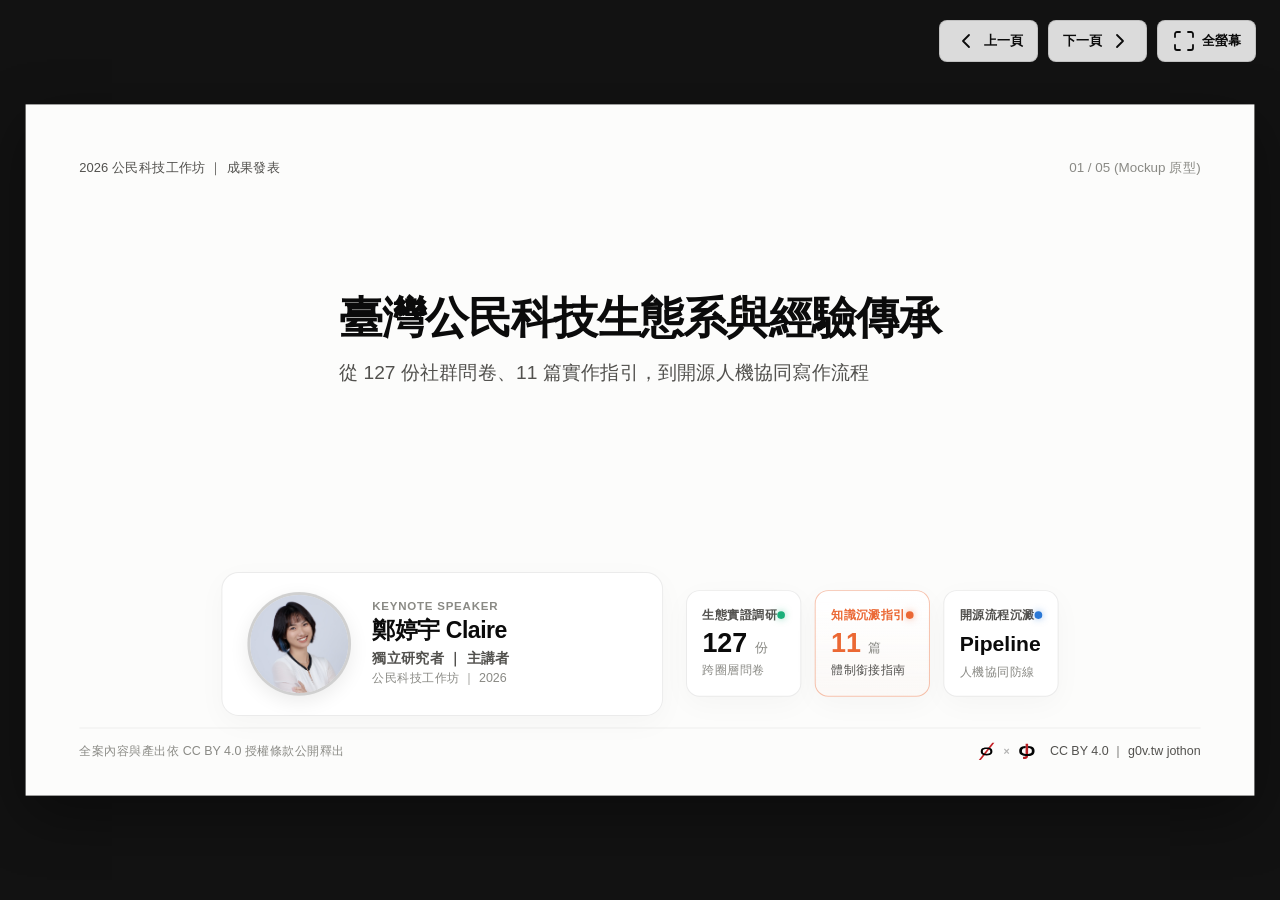
<file: 07_成果推廣/封存/presentation_mockup.html>
<!DOCTYPE html>
<html lang="zh-TW">
<head>
  <meta charset="UTF-8">
  <meta name="viewport" content="width=device-width, initial-scale=1.0">
  <title>臺灣公民科技生態系與經驗傳承｜簡報 Mockup 原型預覽</title>
  <style>
    /* ==========================================================================
       設計系統色票與全域設定 (依據專案規範與圖表公版)
       ========================================================================== */
    :root {
      --bg-page: #fcfcfb;
      --text-main: #0b0b0b;
      --text-sub: #52514e;
      --text-faint: #8a8a85;
      --card-bg: #ffffff;
      --card-border: rgba(11, 11, 11, 0.08);
      --card-shadow: 0 8px 30px rgba(0, 0, 0, 0.03);

      /* 調研標準三層色 */
      --layer-curious: #1baf7a;   /* 好奇者（綠） */
      --layer-user: #eb6834;      /* 使用者（橘） */
      --layer-creator: #2a78d6;   /* 實作者（藍） */

      /* 認知換氣標記色 */
      --chunk-up: #2a78d6;
      --chunk-down: #1baf7a;
      --chunk-side: #eb6834;

      --font-stack: "Heiti TC", "PingFang TC", -apple-system, BlinkMacSystemFont, "Segoe UI", Roboto, "Noto Sans TC", sans-serif;
    }

    * {
      box-sizing: border-box;
      margin: 0;
      padding: 0;
    }

    body {
      background-color: #121212;
      font-family: var(--font-stack);
      color: var(--text-main);
      overflow: hidden;
      display: flex;
      justify-content: center;
      align-items: center;
      height: 100vh;
      width: 100vw;
      user-select: none;
    }

    /* ==========================================================================
       16:9 簡報投影畫布 (自適應縮放)
       ========================================================================== */
    #slide-viewport {
      width: 100vw;
      height: 100vh;
      display: flex;
      justify-content: center;
      align-items: center;
      position: relative;
    }

    .slide-canvas {
      width: 1280px;
      height: 720px;
      background-color: var(--bg-page);
      position: relative;
      overflow: hidden;
      box-shadow: 0 20px 60px rgba(0, 0, 0, 0.4);
      display: none;
      flex-direction: column;
      justify-content: space-between;
      padding: 48px 56px 36px 56px;
      transform-origin: center center;
    }

    .slide-canvas.active {
      display: flex;
    }

    /* 頂部導覽列 */
    .slide-header {
      display: flex;
      justify-content: space-between;
      align-items: center;
      height: 36px;
    }

    .chapter-badge {
      display: inline-flex;
      align-items: center;
      gap: 8px;
      padding: 4px 14px;
      border-radius: 999px;
      background: rgba(11, 11, 11, 0.04);
      border: 1px solid var(--card-border);
      font-size: 13px;
      font-weight: 500;
      color: var(--text-sub);
      letter-spacing: 0.5px;
    }

    .status-indicator-dot {
      width: 8px;
      height: 8px;
      border-radius: 50%;
      display: inline-block;
      position: relative;
    }

    .status-indicator-dot.green {
      background-color: var(--layer-curious);
      box-shadow: 0 0 8px rgba(27, 175, 122, 0.5);
    }
    .status-indicator-dot.orange {
      background-color: var(--layer-user);
      box-shadow: 0 0 8px rgba(235, 104, 52, 0.5);
    }
    .status-indicator-dot.blue {
      background-color: var(--layer-creator);
      box-shadow: 0 0 8px rgba(42, 120, 214, 0.5);
    }

    .slide-counter {
      font-size: 14px;
      font-weight: 500;
      color: var(--text-faint);
      font-variant-numeric: tabular-nums;
    }

    /* 主體標題 */
    .title-group {
      margin-top: 12px;
      margin-bottom: 24px;
    }

    .slide-title {
      font-size: 34px;
      font-weight: 700;
      color: var(--text-main);
      line-height: 1.25;
      letter-spacing: -0.5px;
    }

    .slide-subtitle {
      font-size: 17px;
      color: var(--text-sub);
      margin-top: 8px;
      font-weight: 400;
      line-height: 1.4;
    }

    /* 主體內容容器 */
    .slide-body {
      flex: 1;
      display: flex;
      align-items: center;
      width: 100%;
      min-height: 0;
    }

    /* 頁尾資訊 (最小字級限制嚴格 >= 13px) */
    .slide-footer {
      display: flex;
      justify-content: space-between;
      align-items: center;
      padding-top: 14px;
      border-top: 1px solid rgba(11, 11, 11, 0.06);
      font-size: 13px;
      color: var(--text-faint);
    }

    .footer-right {
      display: flex;
      align-items: center;
      gap: 14px;
    }

    .footer-logos {
      display: flex;
      align-items: center;
      gap: 8px;
    }

    .footer-logo {
      height: 20px;
      width: auto;
      display: block;
    }

    .logo-divider {
      color: rgba(11, 11, 11, 0.3);
      font-size: 11px;
      font-weight: bold;
    }

    .license-pill {
      display: inline-flex;
      align-items: center;
      gap: 6px;
      font-weight: 500;
      font-size: 13px;
      color: var(--text-sub);
    }

    .speaker-banner {
      display: flex;
      justify-content: space-between;
      align-items: center;
      padding: 12px 18px;
      background: rgba(11, 11, 11, 0.03);
      border-radius: 10px;
      border: 1px solid var(--card-border);
      margin-top: 16px;
      font-size: 14px;
      color: var(--text-main);
    }

    /* ==========================================================================
       各類型版型樣式 (Cards, Columns, Maps)
       ========================================================================== */
    /* S0: 封面三卡片版型 */
    .grid-3-cards {
      display: grid;
      grid-template-columns: repeat(3, 1fr);
      gap: 24px;
      width: 100%;
    }

    .feature-card {
      background: var(--card-bg);
      border: 1px solid var(--card-border);
      border-radius: 16px;
      padding: 32px 28px;
      box-shadow: var(--card-shadow);
      display: flex;
      flex-direction: column;
      justify-content: space-between;
      height: 280px;
      position: relative;
      transition: transform 0.2s ease, border-color 0.2s ease;
    }

    .feature-card:hover {
      border-color: rgba(11, 11, 11, 0.16);
      transform: translateY(-2px);
    }

    .card-top {
      display: flex;
      justify-content: space-between;
      align-items: flex-start;
    }

    .card-label {
      font-size: 15px;
      font-weight: 600;
      color: var(--text-sub);
    }

    .card-stat {
      font-size: 56px;
      font-weight: 800;
      color: var(--text-main);
      line-height: 1;
      margin: 16px 0;
      letter-spacing: -1px;
    }

    .card-desc {
      font-size: 15px;
      color: var(--text-sub);
      line-height: 1.5;
    }

    /* SVG 圖標基礎 */
    .svg-icon {
      width: 24px;
      height: 24px;
      stroke-width: 1.8;
      stroke: currentColor;
      fill: none;
      stroke-linecap: round;
      stroke-linejoin: round;
    }

    /* S3: 四大篇章導覽地圖版型 */
    .roadmap-container {
      display: grid;
      grid-template-columns: repeat(4, 1fr);
      gap: 18px;
      width: 100%;
      position: relative;
    }

    .chapter-card {
      background: var(--card-bg);
      border: 1px solid var(--card-border);
      border-radius: 14px;
      padding: 24px 20px;
      box-shadow: var(--card-shadow);
      display: flex;
      flex-direction: column;
      height: 320px;
      position: relative;
    }

    .chapter-tag {
      font-size: 12px;
      font-weight: 700;
      text-transform: uppercase;
      letter-spacing: 0.8px;
      margin-bottom: 12px;
      display: flex;
      align-items: center;
      gap: 6px;
    }

    .chapter-name {
      font-size: 20px;
      font-weight: 700;
      color: var(--text-main);
      margin-bottom: 12px;
      line-height: 1.3;
    }

    .chapter-summary {
      font-size: 13.5px;
      color: var(--text-sub);
      line-height: 1.6;
      flex: 1;
    }

    /* S4: 圖表與數據對照版型 */
    .split-layout {
      display: grid;
      grid-template-columns: 1.15fr 1fr;
      gap: 36px;
      width: 100%;
      height: 100%;
      align-items: center;
    }

    .chart-container-box {
      background: var(--card-bg);
      border: 1px solid var(--card-border);
      border-radius: 14px;
      padding: 16px;
      box-shadow: var(--card-shadow);
      display: flex;
      justify-content: center;
      align-items: center;
      height: 360px;
    }

    .chart-container-box img {
      max-width: 100%;
      max-height: 100%;
      object-fit: contain;
      border-radius: 8px;
    }

    .data-list {
      display: flex;
      flex-direction: column;
      gap: 16px;
    }

    .data-row-card {
      background: var(--card-bg);
      border: 1px solid var(--card-border);
      border-radius: 12px;
      padding: 16px 20px;
      display: flex;
      align-items: center;
      justify-content: space-between;
      box-shadow: 0 4px 16px rgba(0,0,0,0.02);
    }

    .data-row-card.highlight {
      border-color: rgba(235, 104, 52, 0.3);
      background: rgba(235, 104, 52, 0.02);
    }

    .data-row-num {
      font-size: 32px;
      font-weight: 800;
      color: var(--text-main);
      min-width: 80px;
    }

    .data-row-text {
      font-size: 15px;
      color: var(--text-sub);
      line-height: 1.4;
      flex: 1;
      padding-left: 12px;
    }

    /* S7: 三層分群同心結構版型 */
    .layers-layout {
      display: grid;
      grid-template-columns: 1.2fr 1fr;
      gap: 36px;
      width: 100%;
      align-items: center;
    }

    .layer-card-stack {
      display: flex;
      flex-direction: column;
      gap: 14px;
    }

    .layer-bar-card {
      background: var(--card-bg);
      border: 1px solid var(--card-border);
      border-radius: 14px;
      padding: 18px 24px;
      display: flex;
      align-items: center;
      justify-content: space-between;
      position: relative;
      overflow: hidden;
    }

    .layer-bar-card::before {
      content: "";
      position: absolute;
      left: 0;
      top: 0;
      bottom: 0;
      width: 6px;
    }

    .layer-bar-card.green::before { background-color: var(--layer-curious); }
    .layer-bar-card.orange::before { background-color: var(--layer-user); }
    .layer-bar-card.blue::before { background-color: var(--layer-creator); }

    .layer-bar-card.focus {
      border: 2px solid var(--layer-user);
      box-shadow: 0 8px 30px rgba(235, 104, 52, 0.12);
      transform: scale(1.02);
    }

    .layer-meta {
      display: flex;
      flex-direction: column;
      gap: 4px;
    }

    .layer-title-badge {
      display: flex;
      align-items: center;
      gap: 8px;
      font-size: 16px;
      font-weight: 700;
      color: var(--text-main);
    }

    .layer-count {
      font-size: 24px;
      font-weight: 800;
      color: var(--text-main);
    }

    /* ==========================================================================
       講者演繹備忘錄抽屜 (Speaker Notes Drawer)
       ========================================================================== */
    #speaker-drawer {
      position: fixed;
      bottom: 0;
      left: 0;
      right: 0;
      background: rgba(255, 255, 255, 0.98);
      backdrop-filter: blur(20px);
      border-top: 1px solid rgba(11, 11, 11, 0.12);
      box-shadow: 0 -10px 40px rgba(0, 0, 0, 0.15);
      z-index: 100;
      max-height: 40vh;
      overflow-y: auto;
      transform: translateY(100%);
      transition: transform 0.28s cubic-bezier(0.16, 1, 0.3, 1);
      padding: 24px 40px 32px 40px;
    }

    #speaker-drawer.open {
      transform: translateY(0);
    }

    .drawer-header {
      display: flex;
      justify-content: space-between;
      align-items: center;
      margin-bottom: 16px;
      padding-bottom: 10px;
      border-bottom: 1px solid rgba(11, 11, 11, 0.06);
    }

    .drawer-title {
      font-size: 13px;
      font-weight: 700;
      color: var(--text-faint);
      letter-spacing: 1px;
      text-transform: uppercase;
      display: flex;
      align-items: center;
      gap: 8px;
    }

    .notes-content {
      font-size: 17px;
      line-height: 1.8;
      color: #1a1a1a;
      max-width: 1000px;
      margin: 0 auto;
    }

    /* NLP 認知節奏標籤 */
    .chunk-tag {
      display: inline-flex;
      align-items: center;
      gap: 4px;
      font-size: 13px;
      font-weight: 700;
      padding: 2px 8px;
      border-radius: 4px;
      margin-right: 8px;
      letter-spacing: 0.3px;
    }

    .chunk-tag.up {
      background: rgba(42, 120, 214, 0.1);
      color: var(--chunk-up);
    }

    .chunk-tag.down {
      background: rgba(27, 175, 122, 0.1);
      color: var(--chunk-down);
    }

    .chunk-tag.side {
      background: rgba(235, 104, 52, 0.1);
      color: var(--chunk-side);
    }

    /* 浮動控制條 (右上角) */
    .controls-overlay {
      position: fixed;
      top: 20px;
      right: 24px;
      display: flex;
      gap: 10px;
      z-index: 90;
    }

    .ctrl-btn {
      background: rgba(255, 255, 255, 0.85);
      backdrop-filter: blur(10px);
      border: 1px solid rgba(0, 0, 0, 0.12);
      color: var(--text-main);
      padding: 8px 14px;
      border-radius: 8px;
      font-size: 13px;
      font-weight: 600;
      cursor: pointer;
      display: flex;
      align-items: center;
      gap: 6px;
      transition: background 0.15s, transform 0.1s;
    }

    .ctrl-btn:hover {
      background: #ffffff;
      transform: translateY(-1px);
    }

    .ctrl-btn:active {
      transform: translateY(1px);
    }
  </style>
</head>
<body>

  <!-- 控制工具列 -->
  <div class="controls-overlay">
    <button class="ctrl-btn" id="btn-prev" title="上一頁 (←)">
      <svg class="svg-icon" viewBox="0 0 24 24"><polyline points="15 18 9 12 15 6"></polyline></svg>
      上一頁
    </button>
    <button class="ctrl-btn" id="btn-next" title="下一頁 (→ / 空白鍵)">
      下一頁
      <svg class="svg-icon" viewBox="0 0 24 24"><polyline points="9 18 15 12 9 6"></polyline></svg>
    </button>
    <button class="ctrl-btn" id="btn-fs" title="全螢幕 (F)">
      <svg class="svg-icon" viewBox="0 0 24 24"><path d="M8 3H5a2 2 0 0 0-2 2v3m18 0V5a2 2 0 0 0-2-2h-3m0 18h3a2 2 0 0 0 2-2v-3M3 16v3a2 2 0 0 0 2 2h3"></path></svg>
      全螢幕
    </button>
  </div>

  <div id="slide-viewport">

    <!-- ====================================================================
         SLIDE 0: 封面頁
         ==================================================================== -->
    <section class="slide-canvas active" data-slide="0" data-notes-title="S0 封面頁講稿">
      <div class="slide-header">
        <div style="font-size: 13.5px; font-weight: 500; color: var(--text-sub);">2026 公民科技工作坊 ｜ 成果發表</div>
        <div class="slide-counter">01 / 05 (Mockup 原型)</div>
      </div>

      <div class="slide-body" style="flex-direction: column; justify-content: space-between; height: 100%; padding: 24px 0 12px 0;">
        
        <!-- 中央核心：大氣主標題與副標題（座落於垂直重心線） -->
        <div style="margin: auto 0; text-align: left;">
          <h1 style="font-size: 46px; font-weight: 800; color: var(--text-main); line-height: 1.2; letter-spacing: -1.2px;">
            臺灣公民科技生態系與經驗傳承
          </h1>
          <p style="font-size: 20px; color: var(--text-sub); margin-top: 14px; line-height: 1.5; font-weight: 400;">
            從 127 份社群問卷、11 篇實作指引，到開源人機協同寫作流程
          </p>
        </div>

        <!-- 下半部：左講者大頭像卡 ＋ 右三大成果指標卡片（均衡填補下半部） -->
        <div style="display: grid; grid-template-columns: 460px 1fr; gap: 24px; align-items: center; margin-top: auto; padding-top: 20px;">
          
          <!-- 左側：講者主角卡片（顯著放大頭像，確立主講者地位） -->
          <div style="background: var(--card-bg); border: 1px solid var(--card-border); border-radius: 18px; padding: 20px 26px; box-shadow: var(--card-shadow); display: flex; align-items: center; gap: 22px;">
            <!-- 108px 大圓形頭像框 -->
            <div style="width: 108px; height: 108px; border-radius: 50%; background: #ececec; border: 3px solid rgba(11,11,11,0.12); overflow: hidden; display: flex; align-items: center; justify-content: center; box-shadow: 0 6px 20px rgba(0,0,0,0.08); flex-shrink: 0;">
              <img src="../assets/speaker-avatar.jpg" alt="鄭婷宇 Claire" style="width: 100%; height: 100%; object-fit: cover; object-position: center 18%;">
            </div>
            <div>
              <div style="font-size: 12px; font-weight: 700; color: var(--text-faint); text-transform: uppercase; letter-spacing: 0.8px;">Keynote Speaker</div>
              <div style="font-size: 24px; font-weight: 800; color: var(--text-main); letter-spacing: -0.5px; margin-top: 2px;">鄭婷宇 Claire</div>
              <div style="font-size: 15px; font-weight: 600; color: var(--text-sub); margin-top: 4px;">獨立研究者 ｜ 主講者</div>
              <div style="font-size: 13px; color: var(--text-faint); margin-top: 2px;">公民科技工作坊 ｜ 2026</div>
            </div>
          </div>

          <!-- 右側：三大成果指標卡片 -->
          <div style="display: grid; grid-template-columns: repeat(3, 1fr); gap: 14px;">
            <div style="background: var(--card-bg); border: 1px solid var(--card-border); border-radius: 14px; padding: 16px; box-shadow: var(--card-shadow);">
              <div style="display: flex; justify-content: space-between; align-items: center;">
                <span style="font-size: 13px; font-weight: 600; color: var(--text-sub);">生態實證調研</span>
                <span class="status-indicator-dot green"></span>
              </div>
              <div style="font-size: 28px; font-weight: 800; color: var(--text-main); margin: 4px 0;">127 <span style="font-size: 14px; font-weight: normal; color: var(--text-faint);">份</span></div>
              <div style="font-size: 12.5px; color: var(--text-faint);">跨圈層問卷</div>
            </div>

            <div style="background: var(--card-bg); border: 1.5px solid rgba(235, 104, 52, 0.4); border-radius: 14px; padding: 16px; box-shadow: var(--card-shadow); background: linear-gradient(180deg, #ffffff 0%, rgba(235, 104, 52, 0.02) 100%);">
              <div style="display: flex; justify-content: space-between; align-items: center;">
                <span style="font-size: 13px; font-weight: 600; color: var(--layer-user);">知識沉澱指引</span>
                <span class="status-indicator-dot orange"></span>
              </div>
              <div style="font-size: 28px; font-weight: 800; color: var(--layer-user); margin: 4px 0;">11 <span style="font-size: 14px; font-weight: normal; color: var(--text-faint);">篇</span></div>
              <div style="font-size: 12.5px; color: var(--text-sub);">體制銜接指南</div>
            </div>

            <div style="background: var(--card-bg); border: 1px solid var(--card-border); border-radius: 14px; padding: 16px; box-shadow: var(--card-shadow);">
              <div style="display: flex; justify-content: space-between; align-items: center;">
                <span style="font-size: 13px; font-weight: 600; color: var(--text-sub);">開源流程沉澱</span>
                <span class="status-indicator-dot blue"></span>
              </div>
              <div style="font-size: 22px; font-weight: 800; color: var(--text-main); margin: 8px 0;">Pipeline</div>
              <div style="font-size: 12.5px; color: var(--text-faint);">人機協同防線</div>
            </div>
          </div>

        </div>

      </div>

      <div class="slide-footer">
        <div>全案內容與產出依 CC BY 4.0 授權條款公開釋出</div>
        <div class="footer-right">
          <div class="footer-logos">
            <img src="assets/g0v-logo.svg" alt="g0v" class="footer-logo">
            <span class="logo-divider">×</span>
            <img src="../assets/jothon-logo.svg" alt="g0v 揪松團" class="footer-logo">
          </div>
          <div class="license-pill">CC BY 4.0 ｜ g0v.tw jothon</div>
        </div>
      </div>

      <template class="slide-notes-template">
        <p><span class="chunk-tag up">▲ 上推：定錨全場共識</span>（沉穩開場，語調誠懇放緩）<br>
        各位數位發展部的長官、現場 g0v 專案展攤的夥伴，以及維基百科社群的朋友們，大家好，我是獨立研究者 Claire。<br>
        今天非常高興能以錄影方式與大家相聚。現場既有熱血實作的公民科技成果，也有講求知識沉澱的維基共筆。這兩個社群雖然形式不同，但骨子裡都有著完全相同的精神：那就是開放、協作與經驗傳承。</p>
        <br>
        <p><span class="chunk-tag down">▼ 下切：預告三項實質交付</span>（節奏明快、清晰分明）<br>
        在接下來的時間裡，我想跟大家分享我們完成的三件事：第一，透過 127 份問卷摸清生態系真實痛點；第二，提煉出 11 篇體制銜接指南；第三，打造一套人機協作寫作工具。</p>
      </template>
    </section>

    <!-- ====================================================================
         SLIDE 1: S1 序幕 公民科技：不只是說說，而是捲起袖子動手做
         ==================================================================== -->
    <section class="slide-canvas" data-slide="1" data-notes-title="S1 動手做精神講稿">
      <div class="slide-header">
        <div class="chapter-badge">
          <span class="status-indicator-dot blue"></span>
          序幕
        </div>
        <div class="slide-counter">02 / 17</div>
      </div>

      <div class="title-group">
        <h1 class="slide-title">公民科技：不只是說說，而是捲起袖子動手做</h1>
        <p class="slide-subtitle">從看見公共問題的不滿，到由下而上主動打造開源待用原型</p>
      </div>

      <div class="slide-body">
        <div class="split-layout" style="grid-template-columns: 1fr 1.2fr; gap: 32px; align-items: stretch;">
          <!-- 左側核心引文卡 -->
          <div style="background: var(--card-bg); border: 1px solid var(--card-border); border-radius: 16px; padding: 32px; display: flex; flex-direction: column; justify-content: space-between; box-shadow: var(--card-shadow);">
            <div>
              <div style="color: var(--layer-user); margin-bottom: 16px;">
                <svg style="width: 32px; height: 32px; fill: currentColor;" viewBox="0 0 24 24"><path d="M14.017 21v-7.391c0-5.704 3.731-9.57 8.983-10.609l.995 2.151c-2.432.917-3.995 3.638-3.995 5.849h4v10h-9.983zm-14.017 0v-7.391c0-5.704 3.748-9.57 9-10.609l.996 2.151c-2.433.917-3.996 3.638-3.996 5.849h3.983v10h-9.983z"/></svg>
              </div>
              <div style="font-size: 26px; font-weight: 800; color: var(--text-main); line-height: 1.4;">
                看見問題不滿時，運用數位技術與開放資料，主動把解法做出來。
              </div>
            </div>
            <div style="font-size: 14.5px; font-weight: 700; color: var(--layer-user); padding-top: 16px; border-top: 1px solid var(--card-border);">
              開源待用原型（Plan B）：體制隨時可採納的優質備案
            </div>
          </div>

          <!-- 右側三項結構要素卡片 -->
          <div style="display: flex; flex-direction: column; gap: 14px; justify-content: space-between;">
            <div style="background: var(--card-bg); border: 1px solid var(--card-border); border-radius: 14px; padding: 18px 24px; box-shadow: var(--card-shadow);">
              <div style="font-size: 16px; font-weight: 700; color: var(--text-main);">行動哲學</div>
              <div style="font-size: 14px; color: var(--text-sub); margin-top: 6px; line-height: 1.5;">拒絕停留在社群媒體宣洩情緒，透過寫程式與開源資料落實公共改善</div>
            </div>
            <div style="background: var(--card-bg); border: 1px solid var(--card-border); border-radius: 14px; padding: 18px 24px; box-shadow: var(--card-shadow);">
              <div style="font-size: 16px; font-weight: 700; color: var(--text-main);">運作模式</div>
              <div style="font-size: 14px; color: var(--text-sub); margin-top: 6px; line-height: 1.5;">去中心化、跨領域協作、開放透明的草根力量，任何人皆可自主發起</div>
            </div>
            <div style="background: var(--card-bg); border: 1px solid var(--card-border); border-radius: 14px; padding: 18px 24px; box-shadow: var(--card-shadow);">
              <div style="font-size: 16px; font-weight: 700; color: var(--text-main);">交付標的</div>
              <div style="font-size: 14px; color: var(--text-sub); margin-top: 6px; line-height: 1.5;">打造待用原型，以零風險方式向社會與政府示範更好的公共數位解方</div>
            </div>
          </div>
        </div>
      </div>

      <div class="slide-footer">
        <div>研究指出草根組織者以結構性懷疑與社群信任促進民主韌性（Bella Wexler, 芝加哥大學）</div>
        <div class="footer-right">
          <div class="footer-logos">
            <img src="assets/g0v-logo.svg" alt="g0v" class="footer-logo">
            <span class="logo-divider">×</span>
            <img src="../assets/jothon-logo.svg" alt="g0v 揪松團" class="footer-logo">
          </div>
          <div class="license-pill">CC BY 4.0 ｜ g0v.tw jothon</div>
        </div>
      </div>
    </section>

    <!-- ====================================================================
         SLIDE 2: S2 序幕 走過十年：專業更加多元，但也面臨傳承的課題
         ==================================================================== -->
    <section class="slide-canvas" data-slide="2" data-notes-title="S2 走過十年講稿">
      <div class="slide-header">
        <div class="chapter-badge">
          <span class="status-indicator-dot blue"></span>
          序幕
        </div>
        <div class="slide-counter">03 / 17</div>
      </div>

      <div class="title-group">
        <h1 class="slide-title">走過十年：專業更加多元，但也面臨傳承的課題</h1>
        <p class="slide-subtitle">參與光譜從單一技術擴展至公共治理，但志工流動帶來知識沉澱挑戰</p>
      </div>

      <div class="slide-body">
        <div style="display: grid; grid-template-columns: repeat(3, 1fr); gap: 24px; width: 100%; align-items: stretch;">
          <!-- 過去起點 -->
          <div style="background: var(--card-bg); border: 1px solid var(--card-border); border-radius: 16px; padding: 28px; display: flex; flex-direction: column; justify-content: space-between; box-shadow: var(--card-shadow);">
            <div>
              <div style="font-size: 13px; font-weight: 700; color: var(--text-faint); letter-spacing: 1px; text-transform: uppercase;">十年之前</div>
              <div style="font-size: 20px; font-weight: 800; color: var(--text-main); margin-top: 6px;">過去起點：技術衝鋒</div>
              <div style="font-size: 14.5px; color: var(--text-sub); margin-top: 12px; line-height: 1.6;">熱血工程師以程式碼改變社會，搭乘開放資料浪潮，以黑客松為核心場域</div>
            </div>
            <div style="font-size: 13px; color: var(--text-faint); padding-top: 14px; border-top: 1px solid var(--card-border); margin-top: 16px;">單一技術主導</div>
          </div>
          <!-- 現在樣貌 -->
          <div style="background: var(--card-bg); border: 1px solid var(--card-border); border-radius: 16px; padding: 28px; display: flex; flex-direction: column; justify-content: space-between; box-shadow: var(--card-shadow);">
            <div>
              <div style="font-size: 13px; font-weight: 700; color: var(--layer-creator); letter-spacing: 1px; text-transform: uppercase;">十年之後</div>
              <div style="font-size: 20px; font-weight: 800; color: var(--text-main); margin-top: 6px;">現在樣貌：跨界共創</div>
              <div style="font-size: 14.5px; color: var(--text-sub); margin-top: 12px; line-height: 1.6;">研究者、倡議者、設計師與協調者齊聚，參與光譜擴展至全方位公共治理</div>
            </div>
            <div style="font-size: 13px; font-weight: 600; color: var(--layer-creator); padding-top: 14px; border-top: 1px solid var(--card-border); margin-top: 16px;">跨領域深度共創</div>
          </div>
          <!-- 未來挑戰 -->
          <div style="background: var(--card-bg); border: 1.5px solid rgba(235, 104, 52, 0.4); border-radius: 16px; padding: 28px; display: flex; flex-direction: column; justify-content: space-between; box-shadow: var(--card-shadow); background: linear-gradient(180deg, #ffffff 0%, rgba(235, 104, 52, 0.02) 100%);">
            <div>
              <div style="font-size: 13px; font-weight: 700; color: var(--layer-user); letter-spacing: 1px; text-transform: uppercase;">核心提問</div>
              <div style="font-size: 20px; font-weight: 800; color: var(--layer-user); margin-top: 6px;">未來挑戰：經驗斷層</div>
              <div style="font-size: 14.5px; color: var(--text-main); font-weight: 500; margin-top: 12px; line-height: 1.6;">志工流動為必然常態。十年前踩過的坑，新一代專案是否還在重複踩？知識能否沉澱？</div>
            </div>
            <div style="font-size: 13px; font-weight: 700; color: var(--layer-user); padding-top: 14px; border-top: 1px solid rgba(235, 104, 52, 0.2); margin-top: 16px;">傳承課題浮上檯面</div>
          </div>
        </div>
      </div>

      <div class="slide-footer">
        <div>台灣公民科技社群歷經十餘年發展，參與光譜已從單一技術擴展至全方位公共治理</div>
        <div class="footer-right">
          <div class="footer-logos">
            <img src="assets/g0v-logo.svg" alt="g0v" class="footer-logo">
            <span class="logo-divider">×</span>
            <img src="../assets/jothon-logo.svg" alt="g0v 揪松團" class="footer-logo">
          </div>
          <div class="license-pill">CC BY 4.0 ｜ g0v.tw jothon</div>
        </div>
      </div>
    </section>

    <!-- ====================================================================
         SLIDE 3: S3 全案實踐四大篇章概覽地圖
         ==================================================================== -->
    <section class="slide-canvas" data-slide="3" data-notes-title="S3 全案實踐四大篇章地圖講稿">
      <div class="slide-header">
        <div class="chapter-badge">
          <span class="status-indicator-dot orange"></span>
          導覽地圖
        </div>
        <div class="slide-counter">04 / 17</div>
      </div>

      <div class="title-group">
        <h1 class="slide-title">臺灣公民科技經驗傳承：全案實踐的四大篇章</h1>
        <p class="slide-subtitle">從生態實證、策略選題、體制落地，到開源公共財資產傳承</p>
      </div>

      <div class="slide-body">
        <div class="roadmap-container">
          <!-- 第一部 -->
          <div class="chapter-card">
            <div class="chapter-tag" style="color: var(--layer-curious);">
              <span class="status-indicator-dot green"></span> 第一部
            </div>
            <div class="chapter-name">生態實證</div>
            <div class="chapter-summary">
              <strong>127 份社群問卷調研</strong><br><br>
              • 打破技術門檻迷思<br>
              • 定錨同好聚會本質<br>
              • 揭示資訊與引路人斷層
            </div>
          </div>

          <!-- 第二部 -->
          <div class="chapter-card" style="border-color: rgba(235, 104, 52, 0.4); background: rgba(235, 104, 52, 0.02);">
            <div class="chapter-tag" style="color: var(--layer-user);">
              <span class="status-indicator-dot orange"></span> 第二部
            </div>
            <div class="chapter-name">策略選題</div>
            <div class="chapter-summary">
              <strong>三層分群與狩野模型</strong><br><br>
              • 鎖定 54 位坑邊中間層<br>
              • 用滿意增益量化需求<br>
              • 定案 11 篇實作指南架構
            </div>
          </div>

          <!-- 第三部 -->
          <div class="chapter-card">
            <div class="chapter-tag" style="color: var(--layer-creator);">
              <span class="status-indicator-dot blue"></span> 第三部
            </div>
            <div class="chapter-name">體制落地</div>
            <div class="chapter-summary">
              <strong>直面原型停擺危機</strong><br><br>
              • 梳理四大成熟實踐路徑<br>
              • Cofacts、LawTrace、Disfactory 案例<br>
              • 專案生命週期公私互補
            </div>
          </div>

          <!-- 第四部 -->
          <div class="chapter-card">
            <div class="chapter-tag" style="color: var(--text-main);">
              <span class="status-indicator-dot" style="background: #111;"></span> 第四部
            </div>
            <div class="chapter-name">資產傳承</div>
            <div class="chapter-summary">
              <strong>沉澱可被接棒的公共財</strong><br><br>
              • 突破時間與信任阻力<br>
              • 人機協同寫作三道防線<br>
              • 交付三大全開源資產
            </div>
          </div>
        </div>
      </div>

      <div class="slide-footer">
        <div>全案調研數據、實作指引與人機協同工具全數以 CC BY 4.0 授權開源</div>
        <div class="footer-right">
          <div class="footer-logos">
            <img src="assets/g0v-logo.svg" alt="g0v" class="footer-logo">
            <span class="logo-divider">×</span>
            <img src="../assets/jothon-logo.svg" alt="g0v 揪松團" class="footer-logo">
          </div>
          <div class="license-pill">CC BY 4.0 ｜ g0v.tw jothon</div>
        </div>
      </div>

      <template class="slide-notes-template">
        <p><span class="chunk-tag up">▲ 上推：大格局全景定錨</span>（語調沉穩自信、視野開闊）<br>
        在我們深入具體的數據與案例之前，我想先為大家攤開這張全景地圖。傳承不能只靠口耳相傳，它必須是一套有科學依據、能持續運轉的實踐系統。</p>
        <br>
        <p><span class="chunk-tag down">▼ 下切：四部曲節奏預告</span>（節奏明快、字字分明）<br>
        今天由四大篇章推進：第一部用問卷打破刻板迷思；第二部用產品管理方法展開策略選題；第三部直面熱血專案的停擺危機，盤點四條實踐路徑；第四部分享人機協同寫作流程，把成果化為人人可接棒的公共財。</p>
      </template>
    </section>

    <!-- ====================================================================
         SLIDE 4: S4 第一部 擋住新人的不是技術門檻
         ==================================================================== -->
    <section class="slide-canvas" data-slide="4" data-notes-title="S4 生態實證：打破技術迷思講稿">
      <div class="slide-header">
        <div class="chapter-badge">
          <span class="status-indicator-dot green"></span>
          第一部 生態實證
        </div>
        <div class="slide-counter">05 / 17</div>
      </div>

      <div class="title-group">
        <h1 class="slide-title">擋住新人的不是技術門檻，而是資訊與引路人</h1>
        <p class="slide-subtitle">官方活動公告覆蓋 65%，但知悉消息並不等於知道如何動手參與</p>
      </div>

      <div class="slide-body">
        <div class="split-layout">
          <!-- 左側嵌入既有圖表原圖 -->
          <div class="chart-container-box">
            <img src="assets/10_未參與原因.png" alt="未參與原因統計長條圖" onerror="this.onerror=null; this.src='../04_問卷分析報告/圖表v2/10_未參與原因.png';">
          </div>

          <!-- 右側數據反差 -->
          <div class="data-list">
            <div class="data-row-card highlight">
              <div class="data-row-num" style="color: var(--layer-user);">62%</div>
              <div class="data-row-text">不知道有哪些專案或議題可以參與<strong>（第一大阻礙）</strong></div>
            </div>

            <div class="data-row-card">
              <div class="data-row-num">54%</div>
              <div class="data-row-text">身邊沒有人帶，擔憂無法融入陌生社群<strong>（第二大阻礙）</strong></div>
            </div>

            <div class="data-row-card">
              <div class="data-row-num">50%</div>
              <div class="data-row-text">找不到參與入口，不知道第一步該如何加入<strong>（第三大阻礙）</strong></div>
            </div>

            <div class="data-row-card" style="background: rgba(11, 11, 11, 0.03);">
              <div class="data-row-num" style="color: var(--text-faint); font-size: 26px;">35%</div>
              <div class="data-row-text" style="color: var(--text-faint);">
                <strong>打破技術迷思：</strong>寫程式與專業技術門檻僅佔第四位
              </div>
            </div>
          </div>
        </div>
      </div>

      <div class="slide-footer">
        <div>資料來源：2026 社群調查，未參與者 N=26，全體管道 N=127；圖表引用自 10_未參與原因.png</div>
        <div class="footer-right">
          <div class="footer-logos">
            <img src="assets/g0v-logo.svg" alt="g0v" class="footer-logo">
            <span class="logo-divider">×</span>
            <img src="../assets/jothon-logo.svg" alt="g0v 揪松團" class="footer-logo">
          </div>
          <div class="license-pill">CC BY 4.0 ｜ g0v.tw jothon</div>
        </div>
      </div>

      <template class="slide-notes-template">
        <p><span class="chunk-tag up">▲ 上推：打破刻板印象</span>（語調明亮、引起好奇）<br>
        很多人總以為，一般人之所以不敢走進公民科技，是因為不會寫程式、技術門檻太高。但在 26 位受訪者身上，數據告訴我們完全不是這樣。</p>
        <br>
        <p><span class="chunk-tag down">▼ 下切：微觀數據直擊</span>（字字清楚、節奏緊湊）<br>
        技術門檻只排在第四位，僅佔 35%。真正卡死新人的前三大障礙，全部是資訊與社會資本：62% 不知道有什麼專案可以參與；54% 怕自己格格不入；50% 找不到參與入口。更耐人尋味的是，有 65% 的人至少透過一個官方管道接收消息。</p>
        <br>
        <p><span class="chunk-tag up">▲ 上推：定錨結構性洞察</span><br>
        這證明了一件事：大家看得到活動新聞，不等於知道怎麼動手。阻礙不是技術能力不足，而是生態系的認知介面發生了斷層。</p>
      </template>
    </section>

    <!-- ====================================================================
         SLIDE 5: S5 第一部 公私協同的關鍵思維：培育生態系
         ==================================================================== -->
    <section class="slide-canvas" data-slide="5" data-notes-title="S5 公私協同關鍵思維講稿">
      <div class="slide-header">
        <div class="chapter-badge">
          <span class="status-indicator-dot green"></span>
          第一部 生態實證
        </div>
        <div class="slide-counter">06 / 17</div>
      </div>

      <div class="title-group">
        <h1 class="slide-title">公私協同的關鍵思維：培育生態系，而非單向發放競賽獎金</h1>
        <p class="slide-subtitle">社群本質是自發同好聚會而非外包廠商，志工熱情需要的是搬開行政石頭</p>
      </div>

      <div class="slide-body">
        <div class="split-layout">
          <!-- 左側嵌入 07_全體_資源.png -->
          <div class="chart-container-box">
            <img src="assets/07_全體_資源.png" alt="專案最常使用之外部資源長條圖" onerror="this.onerror=null; this.src='../04_問卷分析報告/圖表v2/07_全體_資源.png';">
          </div>

          <!-- 右側四大協作支柱 -->
          <div class="data-list">
            <div class="data-row-card">
              <div style="font-size: 15px; line-height: 1.5; color: var(--text-sub);">
                <strong style="color: var(--text-main); font-size: 16px;">社群本質定位：</strong>自發同好聚會而非簽約代工廠，人員自由流動為自然常態
              </div>
            </div>

            <div class="data-row-card">
              <div style="font-size: 15px; line-height: 1.5; color: var(--text-sub);">
                <strong style="color: var(--text-main); font-size: 16px;">資源使用排序：</strong>專案最常用的資源為<strong style="color: var(--layer-user);">人脈網絡（66%）</strong>，顯著高於經費補助（47%）
              </div>
            </div>

            <div class="data-row-card">
              <div style="font-size: 15px; line-height: 1.5; color: var(--text-sub);">
                <strong style="color: var(--text-main); font-size: 16px;">貢獻核心動力：</strong>自我實現與消除摩擦，金錢無法買斷志工長期的業餘時間
              </div>
            </div>

            <div class="data-row-card highlight">
              <div style="font-size: 15px; line-height: 1.5; color: var(--text-main);">
                <strong style="color: var(--layer-user); font-size: 16px;">體制切入支柱：</strong>釋出高品質開放資料、建立公務諮詢窗口，化解行政阻力
              </div>
            </div>
          </div>
        </div>
      </div>

      <div class="slide-footer">
        <div>資料來源：2026 社群調查 07_全體_資源.png，N=47；文獻依據 Zhang et al. 2022 公民科技研究回顧</div>
        <div class="footer-right">
          <div class="footer-logos">
            <img src="assets/g0v-logo.svg" alt="g0v" class="footer-logo">
            <span class="logo-divider">×</span>
            <img src="../assets/jothon-logo.svg" alt="g0v 揪松團" class="footer-logo">
          </div>
          <div class="license-pill">CC BY 4.0 ｜ g0v.tw jothon</div>
        </div>
      </div>

      <template class="slide-notes-template">
        <p><span class="chunk-tag up">▲ 上推：公私協同的本質反思</span>（誠懇向體制長官對話）<br>
        過去很多公部門推動公民科技，習慣辦黑客松、發放比賽獎金，但往往比賽一結束專案也就結束了。為什麼？</p>
        <br>
        <p><span class="chunk-tag side">▶ 平移：同樂會與代工廠的心智模型</span><br>
        因為社群本質上是個自發同樂會，大家是為了自我實現而來，它不是簽約代工廠。人員自由流動是自然常態，一筆獎金本來就買不斷長期的業餘時間。</p>
        <br>
        <p><span class="chunk-tag down">▼ 下切：問卷實證與真正需求</span><br>
        調查顯示，實作者最常使用的資源第一名是人脈（66%），經費是 47%。最消耗熱情的往往是資料被鎖在 PDF 裡、找不到窗口對話。</p>
        <br>
        <p><span class="chunk-tag up">▲ 上推：體制價值最大化</span><br>
        政府最能展現的誠意，不是單向發獎金，而是主動釋出乾淨的開放資料、建立公務諮詢窗口，幫民間搬開路上的行政石頭。</p>
      </template>
    </section>

    <!-- ====================================================================
         SLIDE 6: S7 第二部 三層分群看見真實的需求斷裂
         ==================================================================== -->
    <section class="slide-canvas" data-slide="6" data-notes-title="S7 策略選題：三層分群講稿">
      <div class="slide-header">
        <div class="chapter-badge">
          <span class="status-indicator-dot orange"></span>
          第二部 策略選題
        </div>
        <div class="slide-counter">08 / 17</div>
      </div>

      <div class="title-group">
        <h1 class="slide-title">打破單一想像：三層分群看見真實的需求斷裂</h1>
        <p class="slide-subtitle">開源社群並非鐵板一塊，不同圈層面臨著截然不同的參與關卡</p>
      </div>

      <div class="slide-body">
        <div class="layers-layout">
          <!-- 三層卡片堆疊 -->
          <div class="layer-card-stack">
            <!-- 好奇者 (綠) -->
            <div class="layer-bar-card green">
              <div class="layer-meta">
                <div class="layer-title-badge">
                  <span class="status-indicator-dot green"></span>
                  好奇者：只聽過或看過公民科技
                </div>
                <div style="font-size: 13px; color: var(--text-sub); margin-top: 4px;">
                  核心痛點：缺專案資訊 62%、缺引路人 54%，需要清晰索引與友善入口
                </div>
              </div>
              <div class="layer-count" style="color: var(--layer-curious);">26 <span style="font-size: 14px; font-weight: normal; color: var(--text-faint);">人</span></div>
            </div>

            <!-- 使用者 (橘，核心打亮) -->
            <div class="layer-bar-card orange focus">
              <div class="layer-meta">
                <div class="layer-title-badge" style="color: var(--layer-user);">
                  <span class="status-indicator-dot orange"></span>
                  使用者：坑邊觀望的中間層 策略錨定
                </div>
                <div style="font-size: 13.5px; color: var(--text-main); font-weight: 500; margin-top: 4px;">
                  特徵：關注議題與成果但尚未跳坑，最需要具體協作切入點與實作方法
                </div>
              </div>
              <div class="layer-count" style="color: var(--layer-user);">54 <span style="font-size: 14px; font-weight: normal; color: var(--text-faint);">人</span></div>
            </div>

            <!-- 實作者 (藍) -->
            <div class="layer-bar-card blue">
              <div class="layer-meta">
                <div class="layer-title-badge">
                  <span class="status-indicator-dot blue"></span>
                  實作者：坑底活躍推動者
                </div>
                <div style="font-size: 13px; color: var(--text-sub); margin-top: 4px;">
                  核心痛點：面臨進度停滯 38%、成員累垮 32%，需要體制窗口與維運人脈
                </div>
              </div>
              <div class="layer-count" style="color: var(--layer-creator);">47 <span style="font-size: 14px; font-weight: normal; color: var(--text-faint);">人</span></div>
            </div>
          </div>

          <!-- 右側策略重點提示卡 -->
          <div style="background: var(--card-bg); border: 1px solid var(--card-border); border-radius: 16px; padding: 28px; box-shadow: var(--card-shadow); height: 100%; display: flex; flex-direction: column; justify-content: center;">
            <div style="font-size: 13px; font-weight: 700; color: var(--layer-user); text-transform: uppercase; letter-spacing: 1px; margin-bottom: 8px;">
              STRATEGIC FOCUS
            </div>
            <h3 style="font-size: 22px; font-weight: 700; color: var(--text-main); line-height: 1.35; margin-bottom: 14px;">
              鎖定 54 位坑邊觀望者
            </h3>
            <p style="font-size: 14.5px; color: var(--text-sub); line-height: 1.65;">
              調色盤理論指出參與模式沒有高下之分。這批指引不求討好所有人，而是提供最需要的協作指南，給中間層跳坑的臨門一腳。
            </p>
          </div>
        </div>
      </div>

      <div class="slide-footer">
        <div>資料來源：2026 社群調查，N=127；圖表引用自 01_入坑分層分布.png；依據 Palacin-Silva 2018 調色盤框架</div>
        <div class="footer-right">
          <div class="footer-logos">
            <img src="assets/g0v-logo.svg" alt="g0v" class="footer-logo">
            <span class="logo-divider">×</span>
            <img src="../assets/jothon-logo.svg" alt="g0v 揪松團" class="footer-logo">
          </div>
          <div class="license-pill">CC BY 4.0 ｜ g0v.tw jothon</div>
        </div>
      </div>

      <template class="slide-notes-template">
        <p><span class="chunk-tag up">▲ 上推：打破均質想像</span>（語調從宏觀切入）<br>
        回收的 127 份問卷給了我們最關鍵的洞見：開源社群絕對不是鐵板一塊，不同層級的需求存在著巨大的斷裂。</p>
        <br>
        <p><span class="chunk-tag down">▼ 下切：三圈層微觀剖析</span>（依序掃描三群體）<br>
        最外層是 26 位好奇者，卡在資訊不足；最內層是 47 位在坑底的實作者，面臨進度停滯與成員累垮。但最引人注目的，是處在中間的 54 個人。他們持續關注議題、會去看相關成果，就在坑邊觀望，只差臨門一腳！</p>
        <br>
        <p><span class="chunk-tag up">▲ 上推：策略鎖定的關鍵抉擇</span><br>
        這批指引不求討好所有人，而是聚焦鎖定這 54 位中間層，給他們跳坑最需要的實作方法。</p>
      </template>
    </section>

    <!-- ====================================================================
         SLIDE 7: S12 第三部 專案生命週期的互補分工
         ==================================================================== -->
    <section class="slide-canvas" data-slide="7" data-notes-title="S12 體制落地：生命週期分工講稿">
      <div class="slide-header">
        <div class="chapter-badge">
          <span class="status-indicator-dot blue"></span>
          第三部 體制落地
        </div>
        <div class="slide-counter">13 / 17</div>
      </div>

      <div class="title-group">
        <h1 class="slide-title">走向體制的公私協同：專案生命週期的互補分工</h1>
        <p class="slide-subtitle">民間端與體制端各司其職、相互補位，告別單向抱怨與資源錯置</p>
      </div>

      <div class="slide-body">
        <div style="display: grid; grid-template-columns: repeat(3, 1fr); gap: 20px; width: 100%;">
          <!-- 前期探索 -->
          <div style="background: var(--card-bg); border: 1px solid var(--card-border); border-radius: 14px; padding: 22px 20px; box-shadow: var(--card-shadow); display: flex; flex-direction: column;">
            <div style="font-size: 13px; font-weight: 700; color: var(--layer-curious); margin-bottom: 8px;">階段一</div>
            <h3 style="font-size: 18px; font-weight: 700; color: var(--text-main); margin-bottom: 16px;">前期探索：沙盒試錯</h3>
            
            <div style="margin-bottom: 14px; padding: 12px; background: rgba(11, 11, 11, 0.02); border-radius: 8px;">
              <div style="font-size: 12px; font-weight: 700; color: var(--text-sub); margin-bottom: 4px;">民間端職責</div>
              <div style="font-size: 13.5px; color: var(--text-main); line-height: 1.4;">敏捷開發驗證概念可行性，勇於承擔早期試錯成本</div>
            </div>

            <div style="padding: 12px; background: rgba(42, 120, 214, 0.04); border-radius: 8px;">
              <div style="font-size: 12px; font-weight: 700; color: var(--layer-creator); margin-bottom: 4px;">體制端支援</div>
              <div style="font-size: 13.5px; color: var(--text-main); line-height: 1.4;">主動釋出高品質基礎開放資料，消除摸索阻力</div>
            </div>
          </div>

          <!-- 中期對接 -->
          <div style="background: var(--card-bg); border: 1px solid var(--card-border); border-radius: 14px; padding: 22px 20px; box-shadow: var(--card-shadow); display: flex; flex-direction: column;">
            <div style="font-size: 13px; font-weight: 700; color: var(--layer-user); margin-bottom: 8px;">階段二</div>
            <h3 style="font-size: 18px; font-weight: 700; color: var(--text-main); margin-bottom: 16px;">中期對接：流程轉譯</h3>

            <div style="margin-bottom: 14px; padding: 12px; background: rgba(11, 11, 11, 0.02); border-radius: 8px;">
              <div style="font-size: 12px; font-weight: 700; color: var(--text-sub); margin-bottom: 4px;">民間端職責</div>
              <div style="font-size: 13.5px; color: var(--text-main); line-height: 1.4;">交付可檢驗之開源原型與實作數據，建立對話基礎</div>
            </div>

            <div style="padding: 12px; background: rgba(42, 120, 214, 0.04); border-radius: 8px;">
              <div style="font-size: 12px; font-weight: 700; color: var(--layer-creator); margin-bottom: 4px;">體制端支援</div>
              <div style="font-size: 13.5px; color: var(--text-main); line-height: 1.4;">指派專責業務諮詢窗口，轉譯公務法規與作業邏輯</div>
            </div>
          </div>

          <!-- 後期落地 -->
          <div style="background: var(--card-bg); border: 1px solid var(--card-border); border-radius: 14px; padding: 22px 20px; box-shadow: var(--card-shadow); display: flex; flex-direction: column;">
            <div style="font-size: 13px; font-weight: 700; color: var(--layer-creator); margin-bottom: 8px;">階段三</div>
            <h3 style="font-size: 18px; font-weight: 700; color: var(--text-main); margin-bottom: 16px;">後期落地：制度普及</h3>

            <div style="margin-bottom: 14px; padding: 12px; background: rgba(11, 11, 11, 0.02); border-radius: 8px;">
              <div style="font-size: 12px; font-weight: 700; color: var(--text-sub); margin-bottom: 4px;">民間端職責</div>
              <div style="font-size: 13.5px; color: var(--text-main); line-height: 1.4;">以開放授權完整釋出核心資產，確保持續運作</div>
            </div>

            <div style="padding: 12px; background: rgba(42, 120, 214, 0.04); border-radius: 8px;">
              <div style="font-size: 12px; font-weight: 700; color: var(--layer-creator); margin-bottom: 4px;">體制端支援</div>
              <div style="font-size: 13.5px; color: var(--text-main); line-height: 1.4;">將成熟方案納入常規公共服務，擴大普及規模</div>
            </div>
          </div>
        </div>
      </div>

      <div class="slide-footer">
        <div>階段劃分符合 MECE 原則；參照本專案社群調查實證</div>
        <div class="footer-right">
          <div class="footer-logos">
            <img src="assets/g0v-logo.svg" alt="g0v" class="footer-logo">
            <span class="logo-divider">×</span>
            <img src="../assets/jothon-logo.svg" alt="g0v 揪松團" class="footer-logo">
          </div>
          <div class="license-pill">CC BY 4.0 ｜ g0v.tw jothon</div>
        </div>
      </div>

      <template class="slide-notes-template">
        <p><span class="chunk-tag up">▲ 上推：建構制度化的公私協作全景</span>（格局宏大、對齊長官與社群共識）<br>
        當專案選擇與體制對接時，雙方到底該如何互動，才不會變成民間抱怨體制僵化、體制抱怨民間不負責任？答案就在依循專案生命週期，建立清晰的互補分工。</p>
        <br>
        <p><span class="chunk-tag down">▼ 下切：三階段微觀職責對位</span>（三階段層次分明）<br>
        前期探索，民間扮演低風險創新沙盒，體制釋放乾淨開放資料；中期對接，民間拿出可檢驗的原型，體制指派專責窗口協助解讀法規；後期落地，民間開源交付，體制將方案納入常規公共服務。</p>
        <br>
        <p><span class="chunk-tag up">▲ 上推：民主治理的雙向奔赴</span><br>
        各司其職、相互補位，這才是成熟民主社會裡，公私協同最理想的樣貌。</p>
      </template>
    </section>

  </div>

  </div>

  <!-- ==========================================================================
     原生 Vanilla JS 簡報引擎 (零外部依賴、純淨展示)
     ========================================================================== -->
  <script>
    (function() {
      const slides = document.querySelectorAll('.slide-canvas');
      let currentIndex = 0;

      // 16:9 自動等比縮放適配
      function resizeSlides() {
        const targetWidth = 1280;
        const targetHeight = 720;
        const windowWidth = window.innerWidth;
        const windowHeight = window.innerHeight;
        const scale = Math.min(windowWidth / targetWidth, windowHeight / targetHeight) * 0.96;

        slides.forEach(slide => {
          slide.style.transform = `scale(${scale})`;
        });
      }

      window.addEventListener('resize', resizeSlides);
      resizeSlides();

      // 切換頁面
      function showSlide(index) {
        if (index < 0) index = 0;
        if (index >= slides.length) index = slides.length - 1;
        currentIndex = index;

        slides.forEach((slide, i) => {
          slide.classList.toggle('active', i === currentIndex);
        });
      }

      // 綁定控制按鈕
      document.getElementById('btn-prev').addEventListener('click', () => showSlide(currentIndex - 1));
      document.getElementById('btn-next').addEventListener('click', () => showSlide(currentIndex + 1));

      document.getElementById('btn-fs').addEventListener('click', () => {
        if (!document.fullscreenElement) {
          document.documentElement.requestFullscreen().catch(() => {});
        } else {
          document.exitFullscreen().catch(() => {});
        }
      });

      // 鍵盤導覽
      window.addEventListener('keydown', (e) => {
        switch(e.key) {
          case 'ArrowRight':
          case ' ':
          case 'PageDown':
            e.preventDefault();
            showSlide(currentIndex + 1);
            break;
          case 'ArrowLeft':
          case 'PageUp':
            e.preventDefault();
            showSlide(currentIndex - 1);
            break;
          case 'f':
          case 'F':
            if (!document.fullscreenElement) {
              document.documentElement.requestFullscreen().catch(() => {});
            } else {
              document.exitFullscreen().catch(() => {});
            }
            break;
        }
      });
    })();
  </script>
</body>
</html>
</file>
<file: docs/css/style.css>
/* style.css — 臺灣公民科技生態系與需求調查報告 展示網頁（2026-10 重設計）
 * 零外部字型／CDN；只提供淺色模式。中英文頁共用。
 * 版面：手機優先，>= 1024px 改為「左側章節導覽＋內容欄」兩欄。
 */

/* ================================================================ 色票與尺寸 */
:root {
  /* 底色與文字 */
  --bg: #f5f7fa;
  --surface: #ffffff;
  --surface-2: #edf2f8;
  --ink: #172235;
  --dim: #4c5a6d;          /* 次要文字，白底對比 6.9:1 */
  --faint: #8a96a6;        /* 只用在非必要的裝飾文字 */
  --line: #dde4ec;
  --track: #e7ecf2;

  /* 品牌色：#2a78d6 只用在長條、色帶等非文字；文字、連結、按鈕底色用較深的 --primary-ink（白底 6.2:1） */
  --primary: #2a78d6;
  --primary-ink: #1c5fb0;
  --accent: #eb6834;
  --accent-ink: #b4461a;   /* 橘色文字用這個，白底 5.0:1 */

  /* 三層分群色（圖表裡有固定意義，不要改） */
  --layer-never: #1baf7a;
  --layer-aware: #eb6834;
  --layer-done: #2a78d6;

  --sans: -apple-system, BlinkMacSystemFont, "PingFang TC", "Noto Sans TC",
    "Microsoft JhengHei", sans-serif;
  --max-w: 720px;
  --radius: 16px;
  color-scheme: light;
}

/* 英文頁：補上 Windows／Android 的英文系統字，行高收緊 */
:lang(en) {
  --sans: -apple-system, BlinkMacSystemFont, "Segoe UI", system-ui, Roboto,
    "Helvetica Neue", Arial, "PingFang TC", "Microsoft JhengHei", sans-serif;
}

/* ================================================================ 基礎 */
* { box-sizing: border-box; }
html { scroll-behavior: smooth; scroll-padding-top: 140px; }
@media (min-width: 1024px) { html { scroll-padding-top: 80px; } }
body {
  margin: 0;
  font-family: var(--sans);
  font-size: 16px;
  line-height: 1.75;
  background: var(--bg);
  color: var(--ink);
  -webkit-text-size-adjust: 100%;
}
:lang(en) body, body:lang(en) { line-height: 1.6; }
a { color: var(--primary-ink); text-underline-offset: 3px; }
a:hover { text-decoration-thickness: 2px; }
p { margin: 0 0 14px; }
img, svg { max-width: 100%; }
strong { font-weight: 700; }

:focus-visible {
  outline: 3px solid var(--primary);
  outline-offset: 2px;
  border-radius: 4px;
}

.skip-link {
  position: absolute;
  left: -999px;
  top: 0;
  z-index: 999;
  background: var(--primary-ink);
  color: #fff;
  padding: 10px 16px;
  font-weight: 700;
  border-radius: 0 0 8px 0;
}
.skip-link:focus { left: 0; }

/* ================================================================ 頂列 */
.topbar {
  position: sticky;
  top: 0;
  z-index: 40;
  display: flex;
  flex-wrap: wrap;
  align-items: center;
  justify-content: space-between;
  gap: 6px 12px;
  padding: 6px 16px;
  background: rgba(245, 247, 250, 0.94);
  -webkit-backdrop-filter: saturate(1.4) blur(8px);
  backdrop-filter: saturate(1.4) blur(8px);
  border-bottom: 1px solid var(--line);
}
.topbar .brand {
  font-size: 13px;
  font-weight: 700;
  letter-spacing: 0.04em;
  color: var(--primary-ink);
  text-decoration: none;
  min-height: 44px;
  display: inline-flex;
  align-items: center;
}
.lang-toggle {
  min-height: 44px;
  display: inline-flex;
  align-items: center;
  padding: 0 16px;
  border: 1px solid var(--line);
  border-radius: 999px;
  background: var(--surface);
  color: var(--ink);
  font-size: 13px;
  font-weight: 600;
  text-decoration: none;
}
.lang-toggle:hover { border-color: var(--dim); }

/* 精華版：頂列下方的分段進度（app.js 產生） */
.seg-progress {
  flex: 1 0 100%;
  display: flex;
  align-items: center;
  gap: 10px;
  padding-bottom: 4px;
}
.seg-progress .segs { flex: 1; display: flex; gap: 4px; }
.seg-progress .seg { flex: 1; height: 4px; border-radius: 2px; background: var(--line); overflow: hidden; }
.seg-progress .seg b { display: block; height: 100%; width: 0; background: var(--primary); }
.seg-progress .seg-label {
  font-size: 12px;
  color: var(--dim);
  white-space: nowrap;
  font-variant-numeric: tabular-nums;
}

/* ================================================================ 版面骨架 */
.layout { max-width: 1200px; margin: 0 auto; }
main { min-width: 0; padding: 0 16px 80px; }
.content { max-width: var(--max-w); margin: 0 auto; }

@media (min-width: 1024px) {
  body { font-size: 17px; }
  .topbar { padding: 6px 40px; }
  .layout {
    display: grid;
    grid-template-columns: 240px minmax(0, var(--max-w));
    gap: 72px;
    justify-content: center;
    padding: 0 40px;
  }
  main { padding: 0 0 120px; }
  .seg-progress { display: none; }
}

/* ================================================================ 標題字級（全站唯一標準）
   h1 封面標題   29 / 40
   大部 壹～伍    25 / 30   h2.part-title
   章 一、二      20 / 23   section.chapter > h2
   小節 1.1      17.5 / 19.5  h3
   圖表標題      15.5 */
h1, h2, h3, h4 { color: var(--ink); }
h1.report-title {
  font-size: 29px;
  line-height: 1.35;
  font-weight: 800;
  margin: 0 0 14px;
  letter-spacing: 0.01em;
}
:lang(en) h1.report-title { line-height: 1.18; letter-spacing: -0.015em; }

section.chapter > h2.part-title {
  font-size: 25px;
  line-height: 1.3;
  font-weight: 800;
  margin: 72px 0 22px;
  padding-top: 20px;
  border-top: 1px solid var(--line);
}
section.chapter > h2:not(.part-title) {
  font-size: 20px;
  line-height: 1.45;
  font-weight: 700;
  margin: 56px 0 14px;
}
section.chapter > h2.part-title + h2:not(.part-title) { margin-top: 0; }
/* 封面下方第一個大部：封面已有分隔線，不再重複畫線 */
.cover + section.chapter > h2.part-title:first-child { border-top: 0; padding-top: 0; margin-top: 56px; }
h3 { font-size: 17.5px; line-height: 1.45; font-weight: 700; margin: 56px 0 14px; }
h4 { font-size: 15.5px; line-height: 1.45; font-weight: 700; margin: 24px 0 8px; }
:lang(en) section.chapter > h2, :lang(en) h3 { line-height: 1.3; }

@media (min-width: 1024px) {
  h1.report-title { font-size: 40px; line-height: 1.28; }
  :lang(en) h1.report-title { line-height: 1.12; }
  section.chapter > h2.part-title { font-size: 30px; margin-top: 96px; }
  section.chapter > h2:not(.part-title) { font-size: 23px; margin-top: 72px; }
  h3 { font-size: 19.5px; margin-top: 64px; }
}

/* ================================================================ 封面 */
.cover { padding: 36px 0 30px; border-bottom: 1px solid var(--line); }
.cover-eyebrow {
  font-size: 13px;
  font-weight: 700;
  letter-spacing: 0.04em;
  color: var(--primary-ink);
  margin: 0 0 12px;
}
.cover-eyebrow a { color: inherit; }
.cover-hook { font-size: 17.5px; line-height: 1.6; margin: 0 0 14px; }
.cover-hook strong { color: var(--ink); }
.meta-line { font-size: 13px; color: var(--dim); margin: 0 0 4px; line-height: 1.65; }
.summary-hint { font-size: 14px; color: var(--dim); margin: 20px 0 0; }

.download-row { display: flex; flex-wrap: wrap; align-items: center; gap: 6px 20px; margin: 20px 0 0; }
.download-link {
  display: inline-flex;
  align-items: center;
  justify-content: center;
  min-height: 48px;
  padding: 0 20px;
  border-radius: 12px;
  background: var(--primary-ink);
  color: #fff;
  font-size: 15px;
  font-weight: 700;
  text-decoration: none;
}
.download-link:hover { background: #164f94; color: #fff; }
.btn-ghost {
  display: inline-flex;
  align-items: center;
  min-height: 48px;
  font-size: 15px;
  font-weight: 700;
  color: var(--primary-ink);
  text-decoration: none;
}
.btn-ghost:hover { text-decoration: underline; }

/* 完整版封面：三群人比例帶（B 案） */
.layer-band { margin: 30px 0 0; }
.layer-band .band-labels { display: flex; gap: 3px; }
.layer-band .band-labels > div { min-width: 0; }
.layer-band .bl-n { font-size: 30px; font-weight: 700; line-height: 1; font-variant-numeric: tabular-nums; }
.layer-band .bl-t { font-size: 13px; color: var(--dim); margin-top: 4px; line-height: 1.3; }
.layer-band .band { display: flex; gap: 3px; height: 14px; margin: 12px 0 10px; }
.layer-band .band i { display: block; border-radius: 3px; }
.layer-band .band-cap { font-size: 13px; color: var(--dim); }
.layer-band .never { flex: 26; color: var(--layer-never); }
.layer-band .aware { flex: 54; color: var(--layer-aware); }
.layer-band .done { flex: 47; color: var(--layer-done); }
.layer-band .band .never { background: var(--layer-never); }
.layer-band .band .aware { background: var(--layer-aware); }
.layer-band .band .done { background: var(--layer-done); }
/* 數字和色帶本身已有群組名稱，色票淺橘的數字字色改用深一階 */
.layer-band .bl-n.aware { color: var(--accent-ink); }
.layer-band .bl-n.never { color: #127a55; }
.layer-band .bl-n.done { color: var(--primary-ink); }

@media (min-width: 1024px) {
  .cover { padding: 56px 0 44px; }
  .cover-hook { font-size: 19px; }
  .summary-page .cover { padding-top: 72px; }
  .layer-band .bl-n { font-size: 42px; }
  .layer-band .bl-t { font-size: 14px; }
  .layer-band .band { height: 18px; }
}

/* ================================================================ 章節導覽：精華版（app.js 產生 .page-toc） */
.page-toc {
  margin: 26px 0 0;
  padding: 14px 16px 4px;
  background: var(--surface);
  border: 1px solid var(--line);
  border-radius: 14px;
}
.page-toc .toc-title,
.page-rail .toc-title {
  font-size: 12px;
  font-weight: 700;
  letter-spacing: 0.08em;
  color: var(--dim);
  margin: 0 0 4px;
}
:lang(en) .page-toc .toc-title, :lang(en) .page-rail .toc-title { text-transform: uppercase; }
.page-toc ol, .page-rail ol { list-style: none; margin: 0; padding: 0; }
.page-toc li + li { border-top: 1px solid var(--line); }
.page-toc a {
  display: flex;
  gap: 12px;
  align-items: center;
  min-height: 44px;
  padding: 6px 0;
  font-size: 15px;
  line-height: 1.4;
  color: var(--ink);
  text-decoration: none;
}
.toc-n {
  flex: 0 0 22px;
  font-size: 12px;
  font-weight: 700;
  color: var(--primary-ink);
  font-variant-numeric: tabular-nums;
}
.page-rail { display: none; }

@media (min-width: 1024px) {
  .page-toc { display: none; }
  .page-rail { display: block; padding-top: 72px; }
  .page-rail .rail-box { position: sticky; top: 80px; }
  .page-rail ol { border-left: 2px solid var(--line); margin-top: 8px; }
  .page-rail a {
    display: flex;
    gap: 10px;
    padding: 8px 0 8px 14px;
    margin-left: -2px;
    border-left: 2px solid transparent;
    font-size: 14px;
    line-height: 1.45;
    color: var(--dim);
    text-decoration: none;
  }
  .page-rail a:hover { color: var(--ink); }
  .page-rail a.active { color: var(--ink); font-weight: 700; border-left-color: var(--primary); }
  .page-rail .toc-n { line-height: 1.75; }
}

/* ================================================================ 精華版內文 */
.summary-page > .cover + p { font-size: 18px; line-height: 1.7; margin-top: 28px; }
:lang(en) .summary-page > .cover + p { line-height: 1.55; }

/* 每段 h2 上方的「03 / 06」（app.js 產生） */
.sec-num {
  display: flex;
  align-items: center;
  gap: 10px;
  margin: 72px 0 0;
  font-size: 12px;
  font-weight: 700;
  letter-spacing: 0.14em;
  color: var(--primary-ink);
  font-variant-numeric: tabular-nums;
}
.sec-num::after { content: ""; flex: 1; height: 1px; background: var(--line); }
.summary-page h2 {
  font-size: 25px;
  line-height: 1.38;
  font-weight: 700;
  margin: 72px 0 22px;
 
}
.summary-page .sec-num + h2 { margin-top: 10px; }
:lang(en) .summary-page h2 { line-height: 1.25; font-weight: 800; letter-spacing: -0.01em; }

@media (min-width: 1024px) {
  .sec-num { margin-top: 104px; }
  .summary-page h2 { font-size: 31px; margin-bottom: 28px; }
}

/* 三群人：原本的表格改排成三張卡 */
.summary-page .table-wrap { overflow: visible; margin: 18px 0 22px; }
.summary-page .table-wrap table { display: block; border: 0; margin: 0; font-size: inherit; }
.summary-page .table-wrap thead {
  position: absolute; width: 1px; height: 1px; overflow: hidden; clip: rect(0 0 0 0); white-space: nowrap;
}
.summary-page .table-wrap tbody { display: grid; gap: 12px; }
.summary-page .table-wrap tr {
  display: grid;
  grid-template-columns: 64px 1fr;
  grid-template-areas: "n name" "n desc";
  gap: 2px 12px;
  padding: 14px 16px;
  background: var(--surface);
  border: 1px solid var(--line);
  border-radius: 14px;
}
.summary-page .table-wrap td { border: 0; padding: 0; }
.summary-page .table-wrap td:nth-child(1) { grid-area: name; font-weight: 700; }
.summary-page .table-wrap td:nth-child(2) {
  grid-area: n;
  font-size: 36px;
  font-weight: 700;
  line-height: 1.05;
  font-variant-numeric: tabular-nums;
}
.summary-page .table-wrap td:nth-child(3) { grid-area: desc; font-size: 14px; color: var(--dim); line-height: 1.55; }
.summary-page .table-wrap tr:nth-child(1) td:nth-child(2) { color: #127a55; }
.summary-page .table-wrap tr:nth-child(2) td:nth-child(2) { color: var(--accent-ink); }
.summary-page .table-wrap tr:nth-child(3) td:nth-child(2) { color: var(--primary-ink); }
.summary-page .table-wrap td:nth-child(1)::before {
  content: "";
  display: inline-block;
  width: 10px;
  height: 10px;
  border-radius: 50%;
  margin-right: 8px;
  vertical-align: 1px;
}
.summary-page .table-wrap tr:nth-child(1) td:nth-child(1)::before { background: var(--layer-never); }
.summary-page .table-wrap tr:nth-child(2) td:nth-child(1)::before { background: var(--layer-aware); }
.summary-page .table-wrap tr:nth-child(3) td:nth-child(1)::before { background: var(--layer-done); }
/* 表格後面那段「只有 47 位實作者回答」做成提示框 */
.summary-page .table-wrap + p {
  padding: 14px 16px 14px 44px;
  border-radius: 12px;
  background: var(--surface-2);
  font-size: 14.5px;
  line-height: 1.65;
  position: relative;
}
.summary-page .table-wrap + p::before {
  content: "i";
  position: absolute;
  left: 14px;
  top: 15px;
  width: 18px;
  height: 18px;
  border-radius: 50%;
  border: 1.6px solid var(--primary-ink);
  color: var(--primary-ink);
  font: 700 11px/15px Georgia, serif;
  text-align: center;
  font-style: italic;
}
@media (min-width: 1024px) {
  .summary-page .table-wrap tbody { grid-template-columns: repeat(3, minmax(0, 1fr)); }
  .summary-page .table-wrap tr {
    grid-template-columns: 1fr;
    grid-template-areas: "n" "name" "desc";
    padding: 18px;
  }
  .summary-page .table-wrap td:nth-child(2) { font-size: 44px; margin-bottom: 6px; }
}

/* 發現卡：一張卡一個重點 */
.finding {
  --f: 1;
  background: var(--surface);
  border: 1px solid var(--line);
  border-radius: 18px;
  padding: 28px 20px 22px;
  margin: 0 0 32px;
}
.finding:nth-of-type(2) { --f: 2; }
.finding:nth-of-type(3) { --f: 3; }
.finding:nth-of-type(4) { --f: 4; }
.finding::before {
  /* 四格小進度：第幾項發現就亮幾格 */
  content: "";
  display: block;
  width: 100px;
  height: 4px;
  margin-bottom: 16px;
  background:
    linear-gradient(90deg, var(--accent) calc(var(--f) * 25%), var(--line) 0);
  -webkit-mask: repeating-linear-gradient(90deg, #000 0 22px, transparent 22px 26px);
  mask: repeating-linear-gradient(90deg, #000 0 22px, transparent 22px 26px);
}
.finding > h3 { font-size: 21px; line-height: 1.45; margin: 0 0 18px; }
:lang(en) .finding > h3 { line-height: 1.3; font-weight: 800; letter-spacing: -0.01em; }
.finding > p { font-size: 15.5px; }
.finding > p:last-child { margin-bottom: 0; }
@media (min-width: 1024px) {
  .finding { padding: 44px 48px 36px; border-radius: 20px; margin-bottom: 40px; }
  .finding > h3 { font-size: 25px; }
  .finding > p { font-size: 16px; }
}

/* 大數字清單 */
.stats { list-style: none; margin: 0 0 26px; padding: 0; display: grid; gap: 20px; }
.stat {
  display: grid;
  grid-template-columns: 78px 1fr;
  grid-template-areas: "num label" "num bar";
  gap: 6px 12px;
  align-items: center;
}
.stat-num {
  grid-area: num;
  font-size: 32px;
  font-weight: 700;
  line-height: 1;
  letter-spacing: -0.01em;
  color: var(--primary-ink);
  font-variant-numeric: tabular-nums;
}
.stat-label { grid-area: label; font-size: 14.5px; line-height: 1.5; }
.stat .bar { grid-area: bar; height: 6px; border-radius: 3px; background: var(--track); overflow: hidden; }
.stat .bar b { display: block; height: 100%; border-radius: 3px; background: var(--primary); }
.stat.muted .stat-num { color: var(--dim); }
.stat.muted .bar b { background: var(--faint); }
.stat .tag {
  display: inline-block;
  margin-left: 6px;
  padding: 1px 8px;
  border-radius: 999px;
  font-size: 12px;
  font-weight: 700;
  background: var(--surface-2);
  color: var(--accent-ink);
  white-space: nowrap;
}
@media (min-width: 1024px) {
  .stat { grid-template-columns: 104px 1fr; }
  .stat-num { font-size: 42px; }
}

/* 點陣對照（發現一） */
.dot-compare { display: grid; gap: 16px; margin: 8px 0 26px; padding: 18px; border-radius: 14px; background: var(--surface-2); }
.dot-compare .cmp { display: grid; grid-template-columns: 1fr auto; gap: 8px 12px; align-items: center; }
.dot-compare .cmp-label { grid-column: 1 / -1; font-size: 13.5px; color: var(--dim); line-height: 1.45; }
.dot-compare .dots { display: flex; flex-wrap: wrap; gap: 6px; }
.dot-compare .dot { width: 16px; height: 16px; border-radius: 50%; border: 2px solid var(--faint); }
.dot-compare .dot.on { background: var(--accent); border-color: var(--accent); }
.dot-compare .cmp-n { font-size: 22px; font-weight: 700; line-height: 1; color: var(--accent-ink); font-variant-numeric: tabular-nums; }
@media (min-width: 1024px) {
  .dot-compare { grid-template-columns: 1fr 1fr; padding: 20px; }
}

/* 動機前後變化（發現二） */
.shift { margin: 8px 0 26px; border: 1px solid var(--line); border-radius: 14px; overflow: hidden; }
.shift-head, .shift-row {
  display: grid;
  grid-template-columns: 1fr 64px 20px 64px;
  align-items: center;
  gap: 8px;
  padding: 10px 14px;
}
.shift-head { font-size: 12px; font-weight: 700; color: var(--dim); letter-spacing: 0.04em; background: var(--surface-2); }
.shift-head span:nth-child(2), .shift-head span:nth-child(4) { text-align: right; }
:lang(en) .shift-head { text-transform: uppercase; font-size: 11.5px; }
.shift-row { border-top: 1px solid var(--line); font-size: 14.5px; line-height: 1.45; }
.shift-n { font-size: 20px; font-weight: 700; text-align: right; font-variant-numeric: tabular-nums; }
.shift-n.up { color: var(--primary-ink); }
.shift-n.down { color: var(--accent-ink); }
.shift-arrow { color: var(--faint); text-align: center; }

/* 建議清單（精華版「我們可以怎麼做」） */
.actions { list-style: none; margin: 0; padding: 0; counter-reset: act; }
.actions > li {
  counter-increment: act;
  position: relative;
  padding: 24px 0 24px 48px;
  border-top: 1px solid var(--line);
  font-size: 15px;
  color: var(--dim);
  line-height: 1.7;
}
.actions > li:first-child { border-top: 0; padding-top: 4px; }
.actions > li::before {
  content: counter(act);
  position: absolute;
  left: 0;
  font-size: 26px;
  font-weight: 700;
  line-height: 1.1;
  color: var(--primary-ink);
}
.actions > li > strong:first-child { display: block; font-size: 17px; line-height: 1.5; color: var(--ink); margin-bottom: 4px; }

/* 延伸閱讀 */
.reading { list-style: none; margin: 0; padding: 0; display: grid; gap: 10px; }
.reading > li {
  position: relative;
  padding: 14px 44px 14px 16px;
  background: var(--surface);
  border: 1px solid var(--line);
  border-radius: 14px;
  font-size: 13.5px;
  color: var(--dim);
  line-height: 1.5;
}
.reading > li > strong { font-size: 15.5px; }
.reading > li > strong a { text-decoration: none; }
.reading > li > strong a::after { content: ""; position: absolute; inset: 0; border-radius: 14px; }
.reading > li::after {
  content: "";
  position: absolute;
  right: 18px;
  top: 50%;
  width: 8px;
  height: 8px;
  border-top: 2px solid var(--faint);
  border-right: 2px solid var(--faint);
  transform: translateY(-50%) rotate(45deg);
}
.reading > li:hover { border-color: var(--dim); }
@media (min-width: 1024px) {
  .reading { grid-template-columns: repeat(3, minmax(0, 1fr)); }
}
.cta-row { margin: 36px 0 0; }
@media (max-width: 1023px) {
  .cta-row .download-link { display: flex; width: 100%; min-height: 52px; font-size: 16px; }
}

/* ================================================================ 下一步卡片（精華版、完整版共用） */
.next-steps { margin: 72px 0 0; }
.summary-page .next-steps > h2 { margin-top: 0; }
.next-steps > p { font-size: 14px; color: var(--dim); }
.next-steps-grid {
  display: flex;
  gap: 14px;
  overflow-x: auto;
  scroll-snap-type: x mandatory;
  margin: 14px -16px 0;
  padding: 4px 16px 14px;
  scrollbar-width: thin;
}
.next-step-card {
  flex: 0 0 84%;
  scroll-snap-align: start;
  padding: 18px;
  background: var(--surface);
  border: 1px solid var(--line);
  border-top: 4px solid var(--primary);
  border-radius: 16px;
}
.next-step-card:nth-child(1) { border-top-color: var(--layer-never); }
.next-step-card:nth-child(2) { border-top-color: var(--layer-done); }
.next-step-card:nth-child(3) { border-top-color: var(--accent); }
.next-step-card h3 { margin: 0 0 10px; font-size: 16.5px; line-height: 1.45; }
.next-step-card h3::before {
  /* 線條圖示（取代原本的 emoji）：SVG 直接寫在 CSS 裡，不需外部檔案 */
  content: "";
  display: block;
  width: 40px;
  height: 40px;
  margin-bottom: 12px;
  border-radius: 12px;
  background: var(--tint) var(--icon) center / 22px no-repeat;
}
.next-step-card:nth-child(1) h3::before { --tint: #def3eb; --icon: url("data:image/svg+xml,%3Csvg xmlns='http://www.w3.org/2000/svg' viewBox='0 0 24 24' fill='none' stroke='%23127a55' stroke-width='1.8' stroke-linecap='round' stroke-linejoin='round'%3E%3Cpath d='M12 21V11M12 11c0-4 3-6 7-6 0 4-3 6-7 6zM12 14c0-3-2.5-5-6-5 0 3 2.5 5 6 5z'/%3E%3C/svg%3E"); }
.next-step-card:nth-child(2) h3::before { --tint: #e1ecf9; --icon: url("data:image/svg+xml,%3Csvg xmlns='http://www.w3.org/2000/svg' viewBox='0 0 24 24' fill='none' stroke='%231c5fb0' stroke-width='1.8' stroke-linecap='round' stroke-linejoin='round'%3E%3Cpath d='M14.7 6.3a4 4 0 0 0-5.4 5.2L3 17.8V21h3.2l6.3-6.3a4 4 0 0 0 5.2-5.4l-2.6 2.6-2.6-.6-.6-2.6z'/%3E%3C/svg%3E"); }
.next-step-card:nth-child(3) h3::before { --tint: #fce9e0; --icon: url("data:image/svg+xml,%3Csvg xmlns='http://www.w3.org/2000/svg' viewBox='0 0 24 24' fill='none' stroke='%23b4461a' stroke-width='1.8' stroke-linecap='round' stroke-linejoin='round'%3E%3Cpath d='M9 18h6M10 21h4M12 3a6 6 0 0 0-3.5 10.9c.6.5 1 1.2 1 2.1h5c0-.9.4-1.6 1-2.1A6 6 0 0 0 12 3z'/%3E%3C/svg%3E"); }
.next-step-card ul { margin: 0; padding: 0; list-style: none; }
.next-step-card li { padding: 10px 0; border-top: 1px solid var(--line); font-size: 14.5px; line-height: 1.5; }
.next-step-card li a { display: block; font-weight: 700; }
.next-step-card .step-why { display: block; color: var(--dim); font-size: 13px; line-height: 1.55; margin-top: 2px; }
@media (min-width: 1024px) {
  .next-steps-grid {
    display: grid;
    grid-template-columns: repeat(3, minmax(0, 1fr));
    overflow: visible;
    margin: 14px 0 0;
    padding: 0;
  }
}

/* ================================================================ 完整版：章節導覽（桌機左欄／手機底部抽屜） */
.sidebar { display: none; }
.sidebar nav h2 {
  font-size: 11.5px;
  font-weight: 700;
  letter-spacing: 0.12em;
  color: var(--dim);
  margin: 18px 8px 4px;
}
:lang(en) .sidebar nav h2 { text-transform: uppercase; }
.sidebar nav h2:first-child { margin-top: 0; }
.sidebar nav ul { list-style: none; margin: 0; padding: 0; }
.sidebar nav a {
  display: flex;
  align-items: center;
  min-height: 40px;
  padding: 4px 10px;
  border-radius: 8px;
  font-size: 14px;
  line-height: 1.45;
  color: var(--dim);
  text-decoration: none;
}
.sidebar nav a:hover { color: var(--ink); background: var(--surface); }
.sidebar nav a.cur { color: var(--ink); font-weight: 700; background: var(--surface); }
.sidebar nav .sub { display: none; margin: 2px 0 6px 10px; padding-left: 10px; border-left: 2px solid var(--line); }
.sidebar nav li.open > .sub { display: block; }
.sidebar nav .sub a {
  min-height: 36px;
  font-size: 13.5px;
  margin-left: -12px;
  padding-left: 12px;
  border-left: 2px solid transparent;
  border-radius: 0 8px 8px 0;
}
.sidebar nav .sub a.active { color: var(--primary-ink); font-weight: 700; border-left-color: var(--primary); }
.sidebar nav > ul > li > a.active { color: var(--ink); font-weight: 700; background: var(--surface); }

.sidebar .progress {
  font-size: 12px;
  color: var(--dim);
  margin: 0 8px 14px;
  font-variant-numeric: tabular-nums;
}
.progress-track { height: 4px; border-radius: 2px; background: var(--track); margin-top: 6px; overflow: hidden; }
.progress-fill { height: 100%; width: 0; background: var(--primary); }
.sheet-head { display: none; }

/* 手機章節列（完整版） */
.dock {
  position: sticky;
  top: 57px;
  z-index: 35;
  display: flex;
  align-items: center;
  gap: 12px;
  margin: 0 -16px;
  padding: 8px 8px 8px 16px;
  background: var(--surface);
  border-bottom: 1px solid var(--line);
}
.dock-where { flex: 1; min-width: 0; }
.dock-part {
  font-size: 11.5px;
  font-weight: 700;
  letter-spacing: 0.06em;
  color: var(--dim);
  white-space: nowrap;
  overflow: hidden;
  text-overflow: ellipsis;
}
.dock-ch { font-size: 14px; font-weight: 700; white-space: nowrap; overflow: hidden; text-overflow: ellipsis; }
.dock .progress-track { margin-top: 6px; height: 3px; }
.mobile-nav-toggle {
  flex: none;
  min-height: 44px;
  display: inline-flex;
  align-items: center;
  gap: 6px;
  padding: 0 14px;
  border: 0;
  border-radius: 10px;
  background: var(--primary-ink);
  color: #fff;
  font: 700 13.5px/1 var(--sans);
  cursor: pointer;
}
.mobile-nav-toggle::before {
  content: "";
  width: 16px;
  height: 12px;
  background:
    linear-gradient(currentColor 0 0) top / 100% 2px no-repeat,
    linear-gradient(currentColor 0 0) center / 100% 2px no-repeat,
    linear-gradient(currentColor 0 0) bottom left / 62% 2px no-repeat;
}

@media (max-width: 1023px) {
  .sidebar {
    display: flex;
    flex-direction: column;
    position: fixed;
    left: 0;
    right: 0;
    bottom: 0;
    z-index: 60;
    height: 80vh;
    height: 80dvh;
    background: var(--surface);
    border-radius: 20px 20px 0 0;
    box-shadow: 0 -8px 30px rgba(15, 25, 40, 0.2);
    transform: translateY(105%);
    visibility: hidden;
    transition: transform 0.25s ease, visibility 0s linear 0.25s;
  }
  .sidebar.open { transform: translateY(0); visibility: visible; transition: transform 0.25s ease; }
  .sidebar::before {
    content: "";
    width: 40px;
    height: 5px;
    border-radius: 3px;
    background: var(--line);
    margin: 10px auto 0;
    flex: none;
  }
  .sheet-head {
    display: flex;
    align-items: center;
    justify-content: space-between;
    padding: 6px 8px 8px 20px;
    border-bottom: 1px solid var(--line);
    flex: none;
  }
  .sheet-title { font-size: 16px; font-weight: 700; }
  .sheet-close {
    width: 44px;
    height: 44px;
    border: 0;
    background: none;
    border-radius: 10px;
    cursor: pointer;
    position: relative;
  }
  .sheet-close::before, .sheet-close::after {
    content: "";
    position: absolute;
    left: 13px;
    top: 21px;
    width: 18px;
    height: 2px;
    background: var(--ink);
    transform: rotate(45deg);
  }
  .sheet-close::after { transform: rotate(-45deg); }
  .sidebar .progress { display: none; }
  .sidebar nav { flex: 1; overflow-y: auto; padding: 6px 12px 28px; overscroll-behavior: contain; }
  .sidebar nav a { min-height: 44px; font-size: 15px; color: var(--ink); }
  .sidebar nav .sub a { min-height: 40px; font-size: 14px; color: var(--dim); }
  .sidebar-overlay {
    position: fixed;
    inset: 0;
    z-index: 55;
    background: rgba(15, 22, 35, 0.45);
    opacity: 0;
    visibility: hidden;
    transition: opacity 0.2s ease, visibility 0s linear 0.2s;
  }
  .sidebar-overlay.open { opacity: 1; visibility: visible; transition: opacity 0.2s ease; }
}
@media (min-width: 1024px) {
  .dock, .sidebar-overlay { display: none; }
  .sidebar {
    display: block;
    position: sticky;
    top: 57px;
    align-self: start;
    max-height: calc(100vh - 57px);
    overflow-y: auto;
    padding: 40px 0 40px;
    scrollbar-width: thin;
  }
}

/* ================================================================ 完整版內文元件 */
.lede { font-size: 17px; line-height: 1.7; color: var(--dim); margin: 0 0 18px; }
:lang(en) .lede { line-height: 1.55; }

/* 洞察卡：深底白字的一句話結論（原本的 emoji 圖示隱藏） */
.insight-card { margin: 0 0 22px; padding: 20px 20px 18px; border-radius: 16px; background: var(--ink); }
.insight-icon { display: none; }
.insight-label {
  display: block;
  font-size: 11.5px;
  font-weight: 700;
  letter-spacing: 0.14em;
  color: rgba(255, 255, 255, 0.72);
  margin: 0 0 6px;
}
.insight-text { margin: 0; font-size: 18px; line-height: 1.6; font-weight: 700; color: #fff; }
:lang(en) .insight-text { line-height: 1.45; }
.insight-text a { color: #bcd8fb; }
@media (min-width: 1024px) {
  .insight-card { padding: 24px 28px; }
  .insight-text { font-size: 19px; }
}

/* 看完整說明 */
details.full-explanation { margin: 0 0 8px; border: 1px solid var(--line); border-radius: 14px; background: var(--surface); }
details.full-explanation > summary {
  list-style: none;
  cursor: pointer;
  display: flex;
  align-items: center;
  min-height: 52px;
  padding: 0 48px 0 16px;
  position: relative;
  font-size: 14.5px;
  font-weight: 700;
  color: var(--primary-ink);
}
details.full-explanation > summary::-webkit-details-marker { display: none; }
details.full-explanation > summary::after,
details.chart-fold > summary::after,
details.data-table-toggle > summary::after {
  content: "";
  position: absolute;
  right: 20px;
  top: 50%;
  width: 8px;
  height: 8px;
  border-right: 2px solid currentColor;
  border-bottom: 2px solid currentColor;
  transform: translateY(-70%) rotate(45deg);
  transition: transform 0.2s;
}
details[open] > summary::after { transform: translateY(-30%) rotate(-135deg); }
details.full-explanation .full-explanation-body { padding: 0 16px 6px; font-size: 15px; }

/* 一般表格 */
table {
  width: 100%;
  border-collapse: separate;
  border-spacing: 0;
  margin: 0;
  font-size: 14px;
  line-height: 1.6;
  background: var(--surface);
}
caption { caption-side: top; text-align: left; color: var(--dim); font-size: 13px; margin-bottom: 8px; }
th {
  font-size: 12px;
  font-weight: 700;
  color: var(--dim);
  text-align: left;
  padding: 10px 14px;
  background: var(--surface-2);
}
td { padding: 12px 14px; border-top: 1px solid var(--line); vertical-align: top; color: var(--ink); }
.table-wrap {
  overflow-x: auto;
  -webkit-overflow-scrolling: touch;
  margin: 0 0 18px;
  border: 1px solid var(--line);
  border-radius: 16px;
}
.table-wrap caption { padding: 12px 14px 0; margin: 0 0 8px; }

/* 對立假設表的章節出處小標籤 */
.ch-ref {
  display: inline-block;
  margin-top: 6px;
  padding: 1px 10px;
  border-radius: 999px;
  font-size: 12px;
  font-weight: 700;
  line-height: 1.7;
  color: var(--primary-ink);
  background: rgba(42, 120, 214, 0.1);
  text-decoration: none;
}
.ch-ref:hover { background: rgba(42, 120, 214, 0.18); }
@media (max-width: 600px) {
  /* 兩欄文字表在手機上改成一列一張卡 */
  .table-wrap table.stack-mobile thead { display: none; }
  .table-wrap table.stack-mobile tr { display: block; padding: 14px 16px; border-top: 1px solid var(--line); }
  .table-wrap table.stack-mobile tbody tr:first-child { border-top: 0; }
  .table-wrap table.stack-mobile td { display: block; border: 0; padding: 0; }
  .table-wrap table.stack-mobile td + td { margin-top: 10px; }
  .table-wrap table.stack-mobile td::before {
    content: attr(data-label);
    display: block;
    font-size: 11.5px;
    font-weight: 700;
    letter-spacing: 0.06em;
    color: var(--dim);
    margin-bottom: 2px;
  }
}
.table-wrap table.stack-mobile td:first-child { font-weight: 700; width: 34%; }
@media (max-width: 600px) { .table-wrap table.stack-mobile td:first-child { width: auto; } }

/* 身分推薦 */
.persona-picker {
  margin: 40px 0 0;
  padding: 20px 18px;
  background: var(--surface);
  border: 1px solid var(--line);
  border-radius: 18px;
}
.persona-picker h3 { margin: 0 0 6px; font-size: 19px; }
.persona-picker > p { margin: 0 0 14px; font-size: 13.5px; color: var(--dim); }
.persona-buttons { display: grid; gap: 8px; }
.persona-btn {
  display: flex;
  align-items: center;
  gap: 12px;
  min-height: 56px;
  padding: 10px 14px;
  border: 1.5px solid var(--line);
  border-radius: 12px;
  background: var(--bg);
  color: var(--ink);
  font: 600 14.5px/1.45 var(--sans);
  text-align: left;
  cursor: pointer;
}
.persona-btn::before {
  content: "";
  flex: 0 0 18px;
  height: 18px;
  border-radius: 50%;
  border: 2px solid var(--dim);
}
.persona-btn:hover { border-color: var(--dim); }
.persona-btn.active, .persona-btn[aria-checked="true"] { border-color: var(--primary); background: #eaf2fc; }
.persona-btn.active::before, .persona-btn[aria-checked="true"]::before { border: 5px solid var(--primary); }
.persona-result:not(:empty) { margin-top: 16px; padding-top: 16px; border-top: 1px solid var(--line); }
.persona-why { font-size: 14px; color: var(--dim); line-height: 1.7; }
.route-label { font-size: 12px; font-weight: 700; letter-spacing: 0.08em; color: var(--dim); margin: 0 0 8px; }
.route { list-style: none; margin: 0; padding: 0; display: grid; gap: 8px; counter-reset: rt; }
.route li { counter-increment: rt; }
.route a {
  display: flex;
  align-items: center;
  gap: 12px;
  min-height: 48px;
  padding: 8px 12px;
  border-radius: 12px;
  background: var(--surface-2);
  font-size: 14.5px;
  font-weight: 700;
  line-height: 1.45;
  text-decoration: none;
}
.route a::before {
  content: counter(rt);
  flex: 0 0 26px;
  height: 26px;
  border-radius: 50%;
  background: var(--primary-ink);
  color: #fff;
  font-size: 13px;
  line-height: 26px;
  text-align: center;
}
@media (min-width: 1024px) {
  .persona-picker { padding: 28px; }
  .persona-buttons, .route { grid-template-columns: repeat(3, minmax(0, 1fr)); }
  .persona-btn { align-items: flex-start; min-height: 88px; }
  .route a { align-items: flex-start; min-height: 72px; }
}

/* 研究摘要：四大核心發現 */
.finding-list { list-style: none; margin: 0; padding: 0; display: grid; gap: 20px; counter-reset: fl; }
.finding-list > li {
  counter-increment: fl;
  position: relative;
  padding: 22px 18px 8px;
  background: var(--surface);
  border: 1px solid var(--line);
  border-radius: 16px;
}
.finding-list > li::before {
  content: counter(fl);
  display: block;
  font-size: 24px;
  font-weight: 800;
  line-height: 1;
  color: var(--primary-ink);
  margin-bottom: 8px;
}
.finding-list > li > strong { display: block; font-size: 17px; line-height: 1.5; margin: 0 0 10px; }
.finding-list > li > p { font-size: 15px; color: var(--dim); }
.finding-list > li > p strong {
  color: var(--ink);
  background: linear-gradient(transparent 62%, rgba(235, 104, 52, 0.22) 62%);
}
@media (min-width: 1024px) {
  .finding-list > li { padding: 26px 22px 12px 76px; }
  .finding-list > li::before { position: absolute; left: 22px; top: 24px; font-size: 30px; }
}

/* 限制 */
.limits-box { padding: 6px 18px; border-radius: 16px; background: var(--surface-2); }
.limits-box ul { list-style: none; margin: 0; padding: 0; counter-reset: lim; }
.limits-box li {
  counter-increment: lim;
  position: relative;
  padding: 14px 0 14px 38px;
  border-top: 1px solid var(--line);
  font-size: 15px;
  line-height: 1.7;
}
.limits-box li:first-child { border-top: 0; }
.limits-box li::before {
  content: counter(lim);
  position: absolute;
  left: 0;
  top: 15px;
  width: 26px;
  height: 26px;
  border-radius: 50%;
  background: var(--surface);
  color: var(--dim);
  font-size: 13px;
  font-weight: 700;
  line-height: 26px;
  text-align: center;
}

/* 授權與資料來源 */
#about > ul { list-style: none; margin: 0; padding: 0; display: grid; gap: 10px; }
#about > ul > li { padding: 14px 16px; background: var(--surface); border: 1px solid var(--line); border-radius: 14px; font-size: 15px; }
sup a { font-size: 11px; font-weight: 700; text-decoration: none; padding: 0 2px; }

/* 章節切換（app.js 產生） */
.chapter-pager { margin: 56px 0 0; }
.chapter-pager a {
  display: flex;
  align-items: center;
  gap: 12px;
  padding: 16px 48px 16px 16px;
  position: relative;
  border: 1px solid var(--line);
  border-radius: 16px;
  background: var(--surface);
  text-decoration: none;
}
.chapter-pager a::after {
  content: "";
  position: absolute;
  right: 22px;
  top: 50%;
  width: 9px;
  height: 9px;
  border-top: 2px solid var(--primary-ink);
  border-right: 2px solid var(--primary-ink);
  transform: translateY(-50%) rotate(45deg);
}
.chapter-pager a:hover { border-color: var(--dim); }
.pager-k { display: block; font-size: 12px; font-weight: 700; letter-spacing: 0.06em; color: var(--dim); }
.pager-t { display: block; font-size: 15.5px; font-weight: 700; line-height: 1.5; color: var(--ink); }

/* ================================================================ 圖表容器（charts.js 繪製內容） */
.chart-block {
  position: relative;
  margin: 0 0 18px;
  padding: 18px 16px 2px;
  background: var(--surface);
  border: 1px solid var(--line);
  border-radius: var(--radius);
}
.chart-block h4.chart-title { margin: 0 0 4px; font-size: 15.5px; line-height: 1.45; color: var(--ink); }
.chart-block .chart-subtitle { font-size: 12.5px; color: var(--dim); line-height: 1.55; white-space: pre-line; margin-bottom: 14px; }
[data-chart] svg { display: block; width: 100%; height: auto; }
.chart-note {
  font-size: 12px;
  color: var(--dim);
  line-height: 1.5;
  margin-top: 10px;
  padding-top: 10px;
  border-top: 1px solid var(--line);
}
details.data-table-toggle { margin: 0; }
details.data-table-toggle > summary {
  list-style: none;
  cursor: pointer;
  display: inline-flex;
  align-items: center;
  min-height: 44px;
  padding-right: 26px;
  position: relative;
  font-size: 13px;
  font-weight: 700;
  color: var(--primary-ink);
}
details.data-table-toggle > summary::-webkit-details-marker { display: none; }
details.data-table-toggle > summary::after { right: 4px; }
details.data-table-toggle .table-wrap { margin: 0 0 14px; border-radius: 10px; }
details.data-table-toggle table { font-size: 13px; font-variant-numeric: tabular-nums; }
details.data-table-toggle td { padding: 8px 10px; }
details.data-table-toggle th { padding: 8px 10px; white-space: nowrap; }
@media (min-width: 1024px) {
  .chart-block { padding: 22px 24px 4px; }
}

/* 精華版：手機上收合的圖表（app.js 用 <details class="chart-fold"> 包起來） */
details.chart-fold { margin: 18px 0 0; border-top: 1px solid var(--line); }
details.chart-fold > summary {
  list-style: none;
  cursor: pointer;
  position: relative;
  display: flex;
  align-items: center;
  min-height: 52px;
  padding: 6px 40px 6px 30px;
  font-size: 14.5px;
  font-weight: 600;
  line-height: 1.45;
  color: var(--ink);
}
details.chart-fold > summary::-webkit-details-marker { display: none; }
details.chart-fold > summary::before {
  /* 小長條圖示 */
  content: "";
  position: absolute;
  left: 0;
  top: 50%;
  width: 18px;
  height: 16px;
  transform: translateY(-50%);
  background:
    linear-gradient(var(--primary-ink) 0 0) 1px 100% / 3px 50% no-repeat,
    linear-gradient(var(--primary-ink) 0 0) 7px 100% / 3px 85% no-repeat,
    linear-gradient(var(--primary-ink) 0 0) 13px 100% / 3px 35% no-repeat;
}
details.chart-fold > summary::after { right: 8px; color: var(--primary-ink); }
details.chart-fold > .chart-block { margin-top: 4px; }
details.chart-fold .chart-title { display: none; }
.finding .chart-block { margin: 26px 0 0; border: 0; border-top: 1px solid var(--line); border-radius: 0; padding: 22px 0 0; }
.finding details.chart-fold > .chart-block { border-top: 0; padding-top: 4px; margin-top: 0; }

/* 提示框 */
.chart-tip {
  position: fixed;
  z-index: 200;
  max-width: 240px;
  padding: 8px 10px;
  border-radius: 8px;
  background: var(--ink);
  color: #fff;
  font-size: 12.5px;
  line-height: 1.5;
  pointer-events: none;
  box-shadow: 0 6px 18px rgba(15, 25, 40, 0.25);
}

/* 分群切換 */
.layer-toggle { display: flex; flex-wrap: wrap; gap: 6px; margin-bottom: 16px; }
.layer-toggle-btn {
  display: inline-flex;
  align-items: center;
  gap: 6px;
  min-height: 40px;
  padding: 0 14px;
  border: 1px solid var(--line);
  border-radius: 999px;
  background: var(--surface);
  color: var(--ink);
  font: 600 13px/1 var(--sans);
  cursor: pointer;
}
.layer-toggle-btn:hover { border-color: var(--dim); }
.layer-toggle-btn .dot { width: 8px; height: 8px; border-radius: 50%; display: inline-block; }
.layer-toggle-btn.active { background: var(--ink); border-color: var(--ink); color: #fff; }

/* ================================================================ 頁尾 */
footer {
  margin: 56px 0 0;
  padding: 20px 0 40px;
  border-top: 1px solid var(--line);
  font-size: 13px;
  color: var(--dim);
  line-height: 1.7;
}
footer p { margin: 0 0 6px; }

/* ================================================================ 減少動態 */
@media (prefers-reduced-motion: reduce) {
  html { scroll-behavior: auto; }
  *, *::before, *::after { transition: none !important; animation: none !important; }
}
</file>
